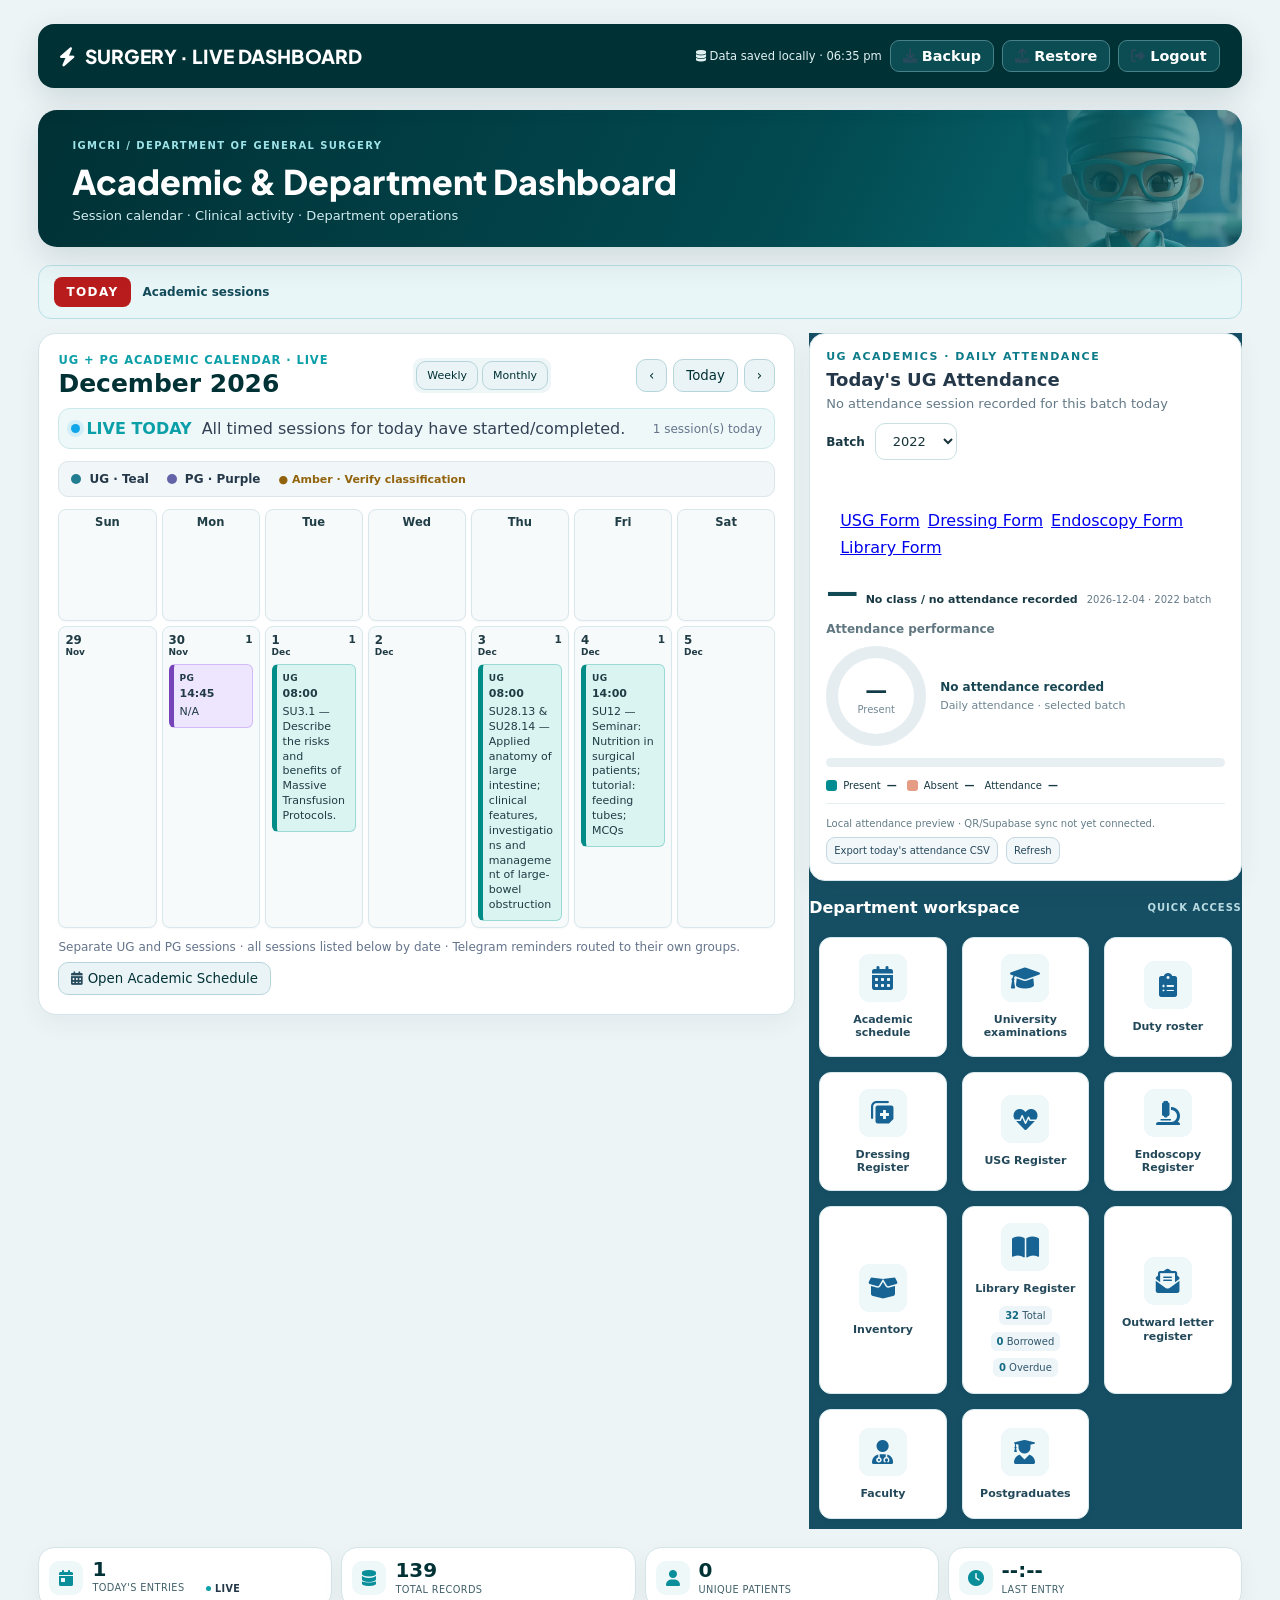
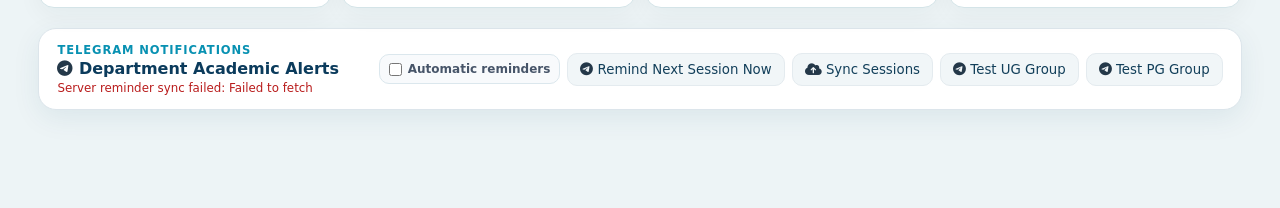
<file: index.html>
<!DOCTYPE html>
<html lang="en">
<head>
    <meta charset="UTF-8">
    <meta name="viewport" content="width=device-width, initial-scale=1.0">
    <title>Department of General Surgery | IGMC &amp; RI, Puducherry</title>
    <meta name="description" content="Department of General Surgery, IGMC & RI Puducherry — academic calendar, clinical registers, teaching and departmental resources.">
    <!-- Font Awesome 6 (free) -->
    <link rel="stylesheet" href="https://cdnjs.cloudflare.com/ajax/libs/font-awesome/6.0.0-beta3/css/all.min.css">
    <style>
        * {
            margin: 0;
            padding: 0;
            box-sizing: border-box;
            font-family: 'Segoe UI', Roboto, system-ui, sans-serif;
        }

        body {
            background: #f1f5f9;
            min-height: 100vh;
            display: flex;
            align-items: center;
            justify-content: center;
        }

        /* ---------- LOGIN ---------- */
        #loginPage {
            width: 100%;
            max-width: 420px;
            padding: 20px;
        }

        .login-card {
            background: white;
            border-radius: 28px;
            padding: 40px 30px;
            box-shadow: 0 20px 40px rgba(0,0,0,0.08);
            text-align: center;
        }

        .login-card .institute {
            font-size: 1.1rem;
            font-weight: 500;
            color: #1e4a6b;
            letter-spacing: 0.3px;
        }

        .login-card h2 {
            color: #0b3b5c;
            font-weight: 600;
            font-size: 1.4rem;
            margin: 6px 0 4px;
        }

        .login-card .sub {
            color: #2c6b8f;
            font-weight: 400;
            font-size: 0.9rem;
            margin-bottom: 28px;
            border-bottom: 2px solid #e2e8f0;
            padding-bottom: 14px;
        }

        .input-group {
            margin-bottom: 18px;
            text-align: left;
        }

        .input-group label {
            display: block;
            font-size: 0.8rem;
            font-weight: 600;
            color: #334155;
            margin-bottom: 5px;
            letter-spacing: 0.5px;
        }

        .input-group input {
            width: 100%;
            padding: 12px 16px;
            border: 1.5px solid #d1d9e6;
            border-radius: 14px;
            font-size: 0.95rem;
            transition: 0.2s;
            background: #fafcff;
        }

        .input-group input:focus {
            outline: none;
            border-color: #1e6f9f;
            box-shadow: 0 0 0 3px rgba(30, 111, 159, 0.12);
        }

        .login-btn {
            width: 100%;
            padding: 13px;
            background: #0b3b5c;
            color: white;
            border: none;
            border-radius: 40px;
            font-size: 1rem;
            font-weight: 600;
            cursor: pointer;
            transition: 0.2s;
            margin-top: 6px;
        }

        .login-btn:hover {
            background: #134b70;
            transform: scale(1.01);
        }

        .forgot {
            display: block;
            margin-top: 16px;
            font-size: 0.8rem;
            color: #4a6f8a;
            text-decoration: none;
        }

        .forgot:hover {
            text-decoration: underline;
        }

        /* ---------- DASHBOARD ---------- */
        #dashboardPage {
            display: none;
            width: 100%;
            max-width: 1360px;
            padding: 24px;
            margin: 0 auto;
        }

        .dash-header {
            display: flex;
            justify-content: space-between;
            align-items: center;
            background: white;
            padding: 14px 28px;
            border-radius: 40px;
            box-shadow: 0 4px 12px rgba(0,0,0,0.02);
            margin-bottom: 32px;
            flex-wrap: wrap;
        }

        .dash-header h1 {
            font-size: 1.4rem;
            font-weight: 600;
            color: #0b3b5c;
        }

        .dash-header h1 i {
            color: #1e6f9f;
            margin-right: 10px;
        }

        .dash-header .logout-btn {
            background: #eef2f6;
            border: none;
            padding: 8px 22px;
            border-radius: 40px;
            font-weight: 600;
            color: #1e293b;
            cursor: pointer;
            transition: 0.2s;
            font-size: 0.9rem;
        }

        .dash-header .logout-btn:hover {
            background: #d1d9e6;
        }

        /* Live Stats Bar */
        .live-stats {
            display: grid;
            grid-template-columns: repeat(4, 1fr);
            gap: 16px;
            margin-bottom: 28px;
        }

        .stat-card {
            background: white;
            padding: 18px 16px;
            border-radius: 20px;
            box-shadow: 0 2px 8px rgba(0,0,0,0.04);
            border: 1px solid #eef2f6;
            text-align: center;
        }

        .stat-card .stat-number {
            font-size: 2.2rem;
            font-weight: 700;
            color: #0b3b5c;
        }

        .stat-card .stat-label {
            font-size: 0.75rem;
            color: #64748b;
            margin-top: 4px;
            text-transform: uppercase;
            letter-spacing: 0.5px;
        }

        .stat-card .stat-icon {
            font-size: 1.6rem;
            color: #1e6f9f;
            margin-bottom: 6px;
        }

        .stat-card.today {
            border-left: 4px solid #0b5c3b;
        }

        .stat-card.total {
            border-left: 4px solid #1e6f9f;
        }

        @media (max-width: 700px) {
            .live-stats {
                grid-template-columns: repeat(2, 1fr);
            }
        }

        /* grid – 3 columns on large, 2 on medium, 1 on small */
        .grid {
            display: grid;
            grid-template-columns: repeat(3, 1fr);
            gap: 24px;
        }

        @media (max-width: 900px) {
            .grid {
                grid-template-columns: repeat(2, 1fr);
            }
        }

        @media (max-width: 550px) {
            .grid {
                grid-template-columns: 1fr;
            }
        }

        .card {
            background: white;
            padding: 28px 12px 20px;
            border-radius: 30px;
            box-shadow: 0 8px 20px rgba(0,0,0,0.02);
            transition: 0.2s ease;
            text-align: center;
            border: 1px solid #eef2f6;
            cursor: pointer;
            display: flex;
            flex-direction: column;
            align-items: center;
        }

        .card:hover {
            transform: translateY(-6px);
            box-shadow: 0 18px 36px rgba(11, 59, 92, 0.06);
            border-color: #cbdae9;
        }

        .card i {
            font-size: 2.2rem;
            color: #1e6f9f;
            margin-bottom: 12px;
            background: #e8f0fe;
            padding: 14px;
            border-radius: 30px;
            width: 68px;
            height: 68px;
            display: flex;
            align-items: center;
            justify-content: center;
        }

        .card h3 {
            font-size: 0.95rem;
            font-weight: 600;
            color: #0b2a40;
            margin-bottom: 4px;
        }

        .card p {
            font-size: 0.7rem;
            color: #64748b;
            letter-spacing: 0.2px;
        }

        /* ---------- MODAL ---------- */
        .modal-overlay {
            position: fixed;
            top: 0;
            left: 0;
            width: 100%;
            height: 100%;
            background: rgba(0,0,0,0.3);
            backdrop-filter: blur(4px);
            display: none;
            align-items: center;
            justify-content: center;
            z-index: 999;
            padding: 20px;
        }

        .modal {
            background: white;
            max-width: 1100px;
            width: 100%;
            border-radius: 32px;
            padding: 32px 30px 28px;
            box-shadow: 0 30px 60px rgba(0,0,0,0.15);
            animation: fadeUp 0.2s ease;
            max-height: 85vh;
            overflow-y: auto;
        }

        @keyframes fadeUp {
            0% { opacity: 0; transform: scale(0.96) translateY(16px); }
            100% { opacity: 1; transform: scale(1) translateY(0); }
        }

        .modal h2 {
            font-size: 1.4rem;
            font-weight: 600;
            color: #0b3b5c;
            margin-bottom: 4px;
            display: flex;
            align-items: center;
            gap: 10px;
        }

        .modal .close-btn {
            float: right;
            background: none;
            border: none;
            font-size: 1.8rem;
            line-height: 1;
            cursor: pointer;
            color: #94a3b8;
            transition: 0.2s;
        }

        .modal .close-btn:hover {
            color: #1e293b;
        }

        .modal hr {
            margin: 16px 0 20px;
            border: 1px solid #edf2f7;        }

        .modal label {
            font-weight: 600;
            font-size: 0.8rem;
            color: #334155;
            display: block;
            margin-top: 14px;
            margin-bottom: 4px;
        }

        .modal input, .modal textarea, .modal select {
            width: 100%;
            padding: 10px 14px;
            border: 1.5px solid #d1d9e6;
            border-radius: 14px;
            font-size: 0.9rem;
            background: #fafcff;
            transition: 0.2s;
        }

        .modal input:focus, .modal textarea:focus, .modal select:focus {
            outline: none;
            border-color: #1e6f9f;
            box-shadow: 0 0 0 3px rgba(30, 111, 159, 0.08);
        }

        .modal .btn-primary {
            background: #0b3b5c;
            color: white;
            border: none;
            padding: 12px 22px;
            border-radius: 40px;
            font-weight: 600;
            cursor: pointer;
            margin-top: 18px;
            transition: 0.2s;
            width: 100%;
        }

        .modal .btn-primary:hover {
            background: #134b70;
        }

        .modal .btn-secondary {
            background: #e8f0fe;
            color: #0b3b5c;
            border: none;
            padding: 10px 18px;
            border-radius: 40px;
            font-weight: 600;
            cursor: pointer;
            margin-top: 10px;
            transition: 0.2s;
            width: 100%;
        }

        .modal .btn-secondary:hover {
            background: #d1e0f5;
        }

        .modal .btn-success {
            background: #0b5c3b;
            color: white;
            border: none;
            padding: 10px 18px;
            border-radius: 40px;
            font-weight: 600;
            cursor: pointer;
            margin-top: 10px;
            transition: 0.2s;
        }

        .modal .btn-success:hover {
            background: #0f7048;
        }

        .btn-group {
            display: flex;
            gap: 12px;
            flex-wrap: wrap;
            margin-top: 16px;
        }

        .btn-group .btn-success, .btn-group .btn-secondary {
            flex: 1;
            min-width: 120px;
            margin-top: 0;
        }

        .list-item {
            background: #f8fafc;
            padding: 12px 16px;
            border-radius: 16px;
            margin-top: 12px;
            border-left: 4px solid #1e6f9f;
            font-size: 0.9rem;
            display: flex;
            justify-content: space-between;
            align-items: center;
        }

        .list-item .del {
            color: #b91c1c;
            cursor: pointer;
            font-weight: 600;
            background: none;
            border: none;
            font-size: 0.85rem;
        }

        .list-item .del:hover {
            text-decoration: underline;
        }

        .flex-row {
            display: flex;
            gap: 12px;
            flex-wrap: wrap;
        }

        .flex-row input, .flex-row select {
            flex: 1;
            min-width: 120px;
        }

        .table-wrapper {
            overflow-x: auto;
            margin-top: 16px;
        }

        .mini-table {
            width: 100%;
            border-collapse: collapse;
            font-size: 0.8rem;
        }

        .mini-table th {
            background: #e8f0fe;
            color: #0b3b5c;
            padding: 8px 10px;
            text-align: left;
            border: 1px solid #d1d9e6;
            font-weight: 600;
            white-space: nowrap;
        }

        .mini-table td {
            padding: 8px 10px;
            border: 1px solid #d1d9e6;
            vertical-align: middle;
        }

        .mini-table .del-cell {
            text-align: center;
        }

        .mini-table .today-row {
            background: #f0fdf4;
        }

        .mini-table .today-row td {
            border-color: #86efac;
        }

        .sub-tab {
            display: flex;
            gap: 12px;
            margin-bottom: 16px;
            flex-wrap: wrap;
        }

        .sub-tab button {
            background: #eef2f6;
            border: none;
            padding: 8px 20px;
            border-radius: 40px;
            font-weight: 600;
            color: #1e293b;
            cursor: pointer;
            transition: 0.2s;
            font-size: 0.85rem;
        }

        .sub-tab button.active {
            background: #0b3b5c;
            color: white;
        }

        .sub-tab button:hover {
            background: #d1d9e6;
        }

        .sub-tab button.active:hover {
            background: #134b70;
        }

        .tab-content {
            display: none;
        }

        .tab-content.active {
            display: block;
        }

        .monthly-grid {
            display: grid;
            grid-template-columns: repeat(7, 1fr);
            gap: 6px;
            margin-top: 12px;
        }

        .monthly-grid .day-header {
            font-weight: 600;
            color: #0b3b5c;
            text-align: center;
            font-size: 0.75rem;
            padding: 4px;
        }

        .monthly-grid .day-cell {
            background: #f8fafc;
            border-radius: 10px;
            padding: 8px 4px;
            text-align: center;
            font-size: 0.8rem;
            min-height: 50px;
            border: 1px solid #eef2f6;
        }

        .monthly-grid .day-cell .date {
            font-weight: 600;
            color: #0b3b5c;
        }

        .monthly-grid .day-cell .event {
            font-size: 0.6rem;
            color: #1e6f9f;
            background: #e8f0fe;
            border-radius: 8px;
            padding: 2px 6px;
            margin-top: 3px;
            display: inline-block;
        }

        .duty-form-grid, .us-form-grid {
            display: grid;
            grid-template-columns: 1fr 1fr;
            gap: 12px;
        }

        .live-badge {
            background: #dc2626;
            color: white;
            font-size: 0.6rem;
            padding: 2px 10px;
            border-radius: 40px;
            animation: pulse 2s infinite;
            display: inline-block;
            margin-left: 8px;
        }

        @keyframes pulse {
            0% { opacity: 1; }
            50% { opacity: 0.5; }
            100% { opacity: 1; }
        }

        @media (max-width: 600px) {
            .duty-form-grid, .us-form-grid {
                grid-template-columns: 1fr;
            }
        }

        @media (max-width: 500px) {
            .modal { padding: 22px 16px; }
            .monthly-grid { grid-template-columns: repeat(7, 1fr); gap: 4px; }
            .monthly-grid .day-cell { min-height: 40px; padding: 4px 2px; font-size: 0.7rem; }
        }
    
        /* ---------- CALM CYAN-BLUE DAILY-USE THEME ---------- */
        :root {
            --primary: #197f8c;
            --primary-dark: #155e68;
            --primary-soft: #e8f6f7;
            --primary-pale: #f4fbfb;
            --border-cyan: #c9e4e7;
            --text-dark: #18343a;
            --text-muted: #61777c;
            --surface: #ffffff;
            --page: #f4f8f9;
        }

        body {
            background: var(--page) !important;
            color: var(--text-dark);
        }

        .sidebar, .side-nav, .navigation, aside {
            background: #164e63 !important;
        }

        .sidebar a, .side-nav a, .navigation a, aside a {
            background: transparent !important;
            border-color: rgba(255,255,255,.10) !important;
        }

        .sidebar a:hover, .side-nav a:hover, .navigation a:hover, aside a:hover,
        .sidebar a.active, .side-nav a.active, .navigation a.active, aside a.active {
            background: #237d88 !important;
        }

        button, .btn, input[type="button"], input[type="submit"] {
            background: var(--primary);
            border-color: var(--primary);
            box-shadow: none !important;
        }

        button:hover, .btn:hover, input[type="button"]:hover, input[type="submit"]:hover {
            background: var(--primary-dark);
            border-color: var(--primary-dark);
        }

        .card, .panel, .module-card, .dashboard-card, .section-card,
        .login-card, .stat-card, .table-card {
            border-color: var(--border-cyan) !important;
            box-shadow: 0 3px 12px rgba(22,78,99,.07) !important;
        }

        input, select, textarea {
            border-color: #cbdfe2 !important;
            background: #fff !important;
            color: var(--text-dark) !important;
        }

        input:focus, select:focus, textarea:focus {
            border-color: var(--primary) !important;
            box-shadow: 0 0 0 3px rgba(25,127,140,.10) !important;
            outline: none;
        }

        table thead th, .table thead th {
            background: #dff1f3 !important;
            color: #155e68 !important;
            border-color: #c5e2e5 !important;
        }

        table tbody tr:hover {
            background: #f4fbfb !important;
        }
        .badge, .status-badge {
            box-shadow: none !important;
        }

        .quick-action, .quick-actions button {
            background: #f8fcfc !important;
            border-color: var(--border-cyan) !important;
            color: var(--text-dark) !important;
        }

        .quick-action:hover, .quick-actions button:hover {
            background: var(--primary-soft) !important;
        }

        h1, h2, h3, h4, .section-title, .module-title {
            color: #155e68;
        }

        .text-primary, .primary, .link-primary {
            color: var(--primary) !important;
        }

        .header, header {
            background: rgba(255,255,255,.98) !important;
            border-bottom-color: var(--border-cyan) !important;
        }

        /* Reduce visual noise for routine departmental use */
        .shadow, .shadow-sm, .shadow-lg {
            box-shadow: 0 3px 12px rgba(22,78,99,.07) !important;
        }

        .tile, .module-tile {
            transition: background .15s ease, border-color .15s ease !important;
        }

        .tile:hover, .module-tile:hover {
            transform: none !important;
            border-color: #9fcdd2 !important;
        }

    
/* Accessibility and visual consistency patch: institutional navy/teal, high-contrast calendar */
:root { --brand-navy:#172B4D; --brand-teal:#0F766E; --brand-white:#FFFFFF; --brand-soft:#F5F7FA; --brand-text:#263238; --brand-muted:#5B6777; --brand-border:#DCE3EA; }
body { color:#263238 !important; background:#F3F6F9 !important; }
header, .topbar, .app-header { background:#FFFFFF !important; color:#172B4D !important; }
header *, .topbar *, .app-header * { color:inherit; }
.dashboard-calendar-grid > div, .monthly-grid .day-cell, .calendar-grid .day-cell {
  background:#FFFFFF !important; color:#263238 !important; border:1px solid #DCE3EA !important;
  border-radius:9px !important; box-shadow:0 1px 2px rgba(23,43,77,.04);
}
.dashboard-calendar-grid > div *,.monthly-grid .day-cell *,.calendar-grid .day-cell * {
  color:#263238 !important; text-shadow:none !important;
}
.dashboard-calendar-grid > div:has(.session), .dashboard-calendar-grid > div:has(.event),
.monthly-grid .day-cell.has-event, .calendar-grid .day-cell.has-event {
  background:#EAF5F4 !important; border-color:#0F766E !important;
}
#dashboardAcademicCalendar [style*="background:#f0fbff"],
#dashboardAcademicCalendar [style*="background: #f0fbff"],
#dashboardAcademicCalendar [style*="background:#EEF8F9"] {
  background:#EAF5F4 !important; color:#263238 !important; border-color:#B7DCD7 !important;
}
#dashboardAcademicCalendar [style*="background:#fff4b8"],
#dashboardAcademicCalendar [style*="background: #fff4b8"] {
  background:#FFF7D6 !important; color:#263238 !important;
}
#dashboardAcademicCalendar [style*="color:#ffe45e"],
#dashboardAcademicCalendar [style*="color: #ffe45e"],
#dashboardAcademicCalendar [style*="color:var(--galaxy-gold)"] { color:#263238 !important; }
#dashboardAcademicCalendar button { background:#FFFFFF !important; color:#172B4D !important; border:1px solid #CBD5E1 !important; }
#dashboardAcademicCalendar h2 { color:#172B4D !important; }
#dashboardAcademicCalendar .session, #dashboardAcademicCalendar .event {
  background:#DCEFEA !important; color:#17443F !important; border:1px solid #B7DCD7 !important;
}
#dashboardAcademicCalendar .session *, #dashboardAcademicCalendar .event * { color:#17443F !important; }
.stat-card, .stat-tile, .dashboard-stat { background:#FFFFFF !important; color:#172B4D !important; }
.stat-card *, .stat-tile *, .dashboard-stat * { text-shadow:none !important; }
.dashboard-card, .panel, .section-card { color:#263238; }
.dashboard-card h1,.dashboard-card h2,.dashboard-card h3,.panel h1,.panel h2,.panel h3,.section-card h1,.section-card h2,.section-card h3 { color:#172B4D; }
button:focus-visible, a:focus-visible, input:focus-visible, select:focus-visible { outline:3px solid #0F766E !important; outline-offset:2px; }
@media (max-width:760px) {
  .dashboard-calendar-grid { grid-template-columns:repeat(7,minmax(0,1fr)) !important; gap:3px !important; }
  .dashboard-calendar-grid > div { min-width:0 !important; overflow-wrap:anywhere; font-size:.72rem; }
}

</style>

<style>
@media(max-width:900px){.us-form-grid{grid-template-columns:1fr!important}.mini-table{font-size:11px}.table-wrapper{overflow-x:auto}.modal{max-width:98vw!important}.modal-body{overflow-x:auto}}
</style>
<style>

/* =========================================================
   MODERN DEPARTMENT APP UI — INSPIRED BY THE UPLOADED MOBILE
   REFERENCE: compact cards, clear hierarchy, minimal colour.
   FUNCTIONALITY/JS/IDs ARE UNCHANGED.
   Palette: Navy + Teal + White/neutral surfaces.
   ========================================================= */
:root{
  --ds-navy:#123F5A;
  --ds-teal:#0B9FA8;
  --ds-white:#FFFFFF;
  --ds-bg:#F5F8FA;
  --ds-line:#E4EBEF;
  --ds-text:#183247;
  --ds-muted:#6B7C88;
  --ds-shadow:0 8px 24px rgba(18,63,90,.08);
}
html{background:var(--ds-bg)}
body{background:var(--ds-bg);color:var(--ds-text);align-items:flex-start;padding:0}

#loginPage{max-width:430px;padding:28px 18px}
.login-card{border:1px solid var(--ds-line);border-radius:24px;padding:30px 24px;box-shadow:var(--ds-shadow)}
.login-card .institute,.login-card h2{color:var(--ds-navy)}
.login-card .sub{color:var(--ds-teal);border-bottom-color:var(--ds-line)}
.input-group input{border-color:var(--ds-line);background:#fff;border-radius:12px}
.input-group input:focus{border-color:var(--ds-teal);box-shadow:0 0 0 3px rgba(11,159,168,.10)}
.login-btn{background:var(--ds-navy);border-radius:12px}
.login-btn:hover{background:var(--ds-navy);transform:translateY(-1px)}
.forgot{color:var(--ds-teal)}

#dashboardPage{max-width:1240px;padding:18px 18px 42px}
.dash-header{position:sticky;top:10px;z-index:20;padding:12px 16px;margin-bottom:14px;border:1px solid var(--ds-line);border-radius:18px;box-shadow:var(--ds-shadow)}
.dash-header h1{font-size:1.02rem;color:var(--ds-navy);letter-spacing:.01em}
.dash-header h1 i{color:var(--ds-teal);margin-right:7px}
.dash-header .logout-btn{background:#F4F7F8;color:var(--ds-navy);border:1px solid var(--ds-line);padding:7px 12px;border-radius:10px}
.dash-header .logout-btn:hover{background:#fff}
#storageStatus{color:var(--ds-muted)!important}

.live-stats{grid-template-columns:repeat(4,minmax(0,1fr));gap:9px;margin-bottom:12px}
.stat-card{padding:11px 10px;border-radius:15px;border:1px solid var(--ds-line);box-shadow:none;text-align:left;display:grid;grid-template-columns:34px 1fr;grid-template-rows:auto auto;column-gap:9px;align-items:center}
.stat-card .stat-icon{grid-row:1 / span 2;font-size:1rem;color:var(--ds-teal);background:#EEF8F9;width:34px;height:34px;border-radius:10px;display:flex;align-items:center;justify-content:center;margin:0}
.stat-card .stat-number{font-size:1.25rem;color:var(--ds-navy);line-height:1}
.stat-card .stat-label{font-size:.61rem;color:var(--ds-muted);margin-top:2px;letter-spacing:.04em}
.stat-card.today,.stat-card.total{border-left:1px solid var(--ds-line)}
.live-badge{display:inline-flex;align-items:center;gap:4px;color:var(--ds-teal);font-weight:800}
.live-badge:before{content:'';width:5px;height:5px;border-radius:50%;background:var(--ds-teal);animation:dsPulse 1.6s infinite}
@keyframes dsPulse{0%,100%{opacity:1;box-shadow:0 0 0 0 rgba(11,159,168,.28)}50%{opacity:.55;box-shadow:0 0 0 5px rgba(11,159,168,0)}}

#academicCalendarPanel{margin:0 0 12px!important;background:#fff!important;border:1px solid var(--ds-line)!important;border-radius:18px!important;box-shadow:var(--ds-shadow)!important;padding:14px!important}
#dashboardAcademicCalendar h2{color:var(--ds-navy)!important}
#dashboardAcademicCalendar button,.btn-secondary{background:#F1F6F8!important;color:var(--ds-navy)!important;border:1px solid var(--ds-line)!important;border-radius:10px!important;padding:8px 12px!important}
#dashboardAcademicCalendar button:hover,.btn-secondary:hover{background:#fff!important;border-color:var(--ds-teal)!important}
#dashboardAcademicCalendar [style*="background:#f0fbff"],#dashboardAcademicCalendar [style*="background: #f0fbff"]{background:#EEF8F9!important;border-color:#CBE8EA!important}
#dashboardAcademicCalendar [style*="color:#0891b2"],#dashboardAcademicCalendar [style*="color:#0b7285"],#dashboardAcademicCalendar [style*="color:#0e7490"]{color:var(--ds-teal)!important}
.dashboard-calendar-grid>div{border-radius:9px!important}

.grid{grid-template-columns:repeat(4,minmax(0,1fr));gap:10px}
.card{min-height:132px;padding:17px 12px 14px;border-radius:17px;border:1px solid var(--ds-line);box-shadow:0 4px 14px rgba(18,63,90,.045);background:#fff;transition:transform .18s ease,box-shadow .18s ease,border-color .18s ease}
.card:hover{transform:translateY(-3px);box-shadow:0 12px 24px rgba(18,63,90,.10);border-color:#C9DDE3}
.card i{font-size:1.35rem;color:var(--ds-navy);background:#EEF8F9;padding:10px;border-radius:12px;width:48px;height:48px;margin-bottom:10px}
.card h3{font-size:.78rem;color:var(--ds-navy);margin-bottom:3px}
.card p{font-size:.62rem;color:var(--ds-muted);line-height:1.35}

.modal-overlay{background:rgba(18,63,90,.25);backdrop-filter:blur(5px);padding:12px}
.modal{max-width:1060px;border-radius:20px;padding:20px;box-shadow:0 24px 60px rgba(18,63,90,.18);border:1px solid var(--ds-line)}
.modal h2{font-size:1.15rem;color:var(--ds-navy)}
.modal .close-btn{font-size:1.5rem;color:var(--ds-muted)}
.modal hr{border-color:var(--ds-line);margin:12px 0 15px}
.modal label{color:var(--ds-text)}
.modal input,.modal textarea,.modal select{border-color:var(--ds-line);background:#fff;border-radius:10px}
.modal input:focus,.modal textarea:focus,.modal select:focus{border-color:var(--ds-teal);box-shadow:0 0 0 3px rgba(11,159,168,.09)}
.modal .btn-primary{background:var(--ds-navy);border-radius:10px}
.modal .btn-primary:hover{background:var(--ds-navy)}
.modal .btn-success{background:var(--ds-teal);border-radius:10px}
.modal .btn-success:hover{background:var(--ds-teal)}
.modal .btn-secondary{border-radius:10px}
.list-item{background:#F7FAFB;border-left-color:var(--ds-teal);border-radius:11px;padding:10px 12px}

/* Keep dense clinical tables readable */
.table-wrapper{border:1px solid var(--ds-line);border-radius:12px}
table th{background:#EEF8F9!important;color:var(--ds-navy)!important}
table td,table th{border-color:var(--ds-line)!important}

@media(max-width:1050px){
  .grid{grid-template-columns:repeat(3,minmax(0,1fr))}
}
@media(max-width:760px){
  #dashboardPage{padding:10px 10px 30px}
  .dash-header{position:relative;top:auto;border-radius:15px;padding:11px 12px}
  .dash-header h1{font-size:.88rem}
  .live-stats{grid-template-columns:repeat(2,minmax(0,1fr))}
  .grid{grid-template-columns:repeat(2,minmax(0,1fr));gap:8px}
  .card{min-height:116px;padding:14px 9px 12px;border-radius:14px}
  .card i{width:42px;height:42px;font-size:1.15rem;margin-bottom:8px}
  .card h3{font-size:.72rem}
  #academicCalendarPanel{padding:10px!important;border-radius:15px!important}
  .dashboard-calendar-grid{gap:3px!important}
  .dashboard-calendar-grid>div{min-height:64px!important;padding:4px!important}
}
@media(max-width:430px){
  .dash-header>div:last-child{width:100%;justify-content:flex-start!important;margin-top:5px}
  .dash-header .logout-btn{font-size:.66rem;padding:6px 8px}
  .stat-card{grid-template-columns:28px 1fr;padding:9px}
  .stat-card .stat-icon{width:28px;height:28px;font-size:.8rem}
  .stat-card .stat-number{font-size:1.05rem}
  .stat-card .stat-label{font-size:.56rem}
  .card p{font-size:.58rem}
}

</style>









<!-- IGMCRI CINEMATIC INSTITUTIONAL DESIGN LAYER -->


















<style id="designed-from-scratch-2026">
@import url('https://fonts.googleapis.com/css2?family=DM+Sans:wght@400;500;600;700;800&family=Plus+Jakarta+Sans:wght@400;500;600;700;800&display=swap');
:root{color-scheme:light;--bg:#f4f7f9;--card:#ffffff;--text:#243849;--muted:#526879;--stroke:#dce5eb;--blue:#336783;--tint:#edf5f7}
*{box-sizing:border-box}
html{scroll-behavior:smooth}
body{display:block!important;min-height:100vh;background:var(--bg)!important;color:var(--text)!important;font-family:'DM Sans',sans-serif!important}
#loginPage{width:100%;max-width:none;min-height:100vh;padding:32px;display:flex;align-items:center;justify-content:center;background:radial-gradient(circle at 80% 15%,#dceef2,transparent 42%),#f4f7f9}
#loginPage .login-card{width:min(440px,100%);background:#fff;border:1px solid var(--stroke);border-radius:24px;padding:42px;box-shadow:0 20px 55px #3c617a1a;text-align:left}
#loginPage .institute{font-size:14px;color:var(--blue);font-weight:800}
#loginPage h2{font:800 28px/1.22 'Plus Jakarta Sans',sans-serif;color:var(--text);margin:20px 0 12px}
#loginPage .sub{color:var(--muted);font-size:14px;border-color:var(--stroke)}
#loginPage label{color:var(--text);font-weight:700}
#loginPage input{background:#f9fbfc;color:var(--text);border:1px solid #b6c8d4;border-radius:10px}
#loginPage .login-btn{background:#336783;color:#fff;border-radius:10px}
#loginPage .forgot{color:var(--blue)}
#dashboardPage{display:none;width:100%;max-width:1580px;padding:24px clamp(14px,3vw,48px) 80px;margin:0 auto;background:var(--bg);color:var(--text)}
body.surgery-logged-in #loginPage{display:none!important}
body.surgery-logged-in #dashboardPage{display:block!important}
#dashboardPage .dash-header{background:#fff;border:1px solid var(--stroke);border-radius:16px;box-shadow:0 4px 18px #31556c0b;padding:16px 22px;margin-bottom:22px}
#dashboardPage .dash-header h1{color:var(--text);font:800 clamp(15px,1.5vw,21px) 'Plus Jakarta Sans',sans-serif}
#dashboardPage .dash-header i{color:var(--blue)}
#departmentHero{display:flex;position:relative;isolation:isolate;min-height:480px;overflow:hidden;border-radius:25px;border:1px solid #d4e2e9;background:linear-gradient(112deg,#fff 0%,#f5fafb 58%,#d9eaf0 100%);box-shadow:0 12px 32px #31556c13;padding:clamp(30px,5vw,72px);margin:0 0 24px}
#departmentHero .hero-content{position:relative;z-index:2;width:66%;max-width:790px}
#departmentHero .hero-kicker{display:flex;align-items:center;gap:10px;flex-wrap:wrap;color:#376a80;font-size:11px;font-weight:800;letter-spacing:.11em}
#departmentHero .hero-dot{width:9px;height:9px;border-radius:50%;background:#438b87}
#departmentHero .hero-kicker-sep{color:#94abb8}
#departmentHero h2{font:800 clamp(43px,5vw,79px)/1.12 'Plus Jakarta Sans',sans-serif;letter-spacing:-.065em;color:#233c4d;margin:40px 0 22px}
#departmentHero h2 em{font-style:normal;color:#427f91}
#departmentHero p{max-width:565px;color:#4a6373;font:500 clamp(14px,1.1vw,17px)/1.75 'DM Sans',sans-serif}
#departmentHero .hero-actions{display:flex;gap:12px;flex-wrap:wrap;margin-top:30px}
#departmentHero .hero-link{display:inline-flex;align-items:center;gap:10px;border-radius:11px;text-decoration:none;font-size:13px;font-weight:800;padding:15px 19px;transition:transform .2s}
#departmentHero .hero-link:hover{transform:translateY(-2px)}
#departmentHero .hero-primary{background:#326782;color:#fff;border:1px solid #326782}
#departmentHero .hero-secondary{background:#fff;color:#27495e;border:1px solid #b9d0dc}
#departmentHero .hero-footer{display:flex;gap:20px;flex-wrap:wrap;margin-top:48px;color:#5a7180;font-size:11px;font-weight:700}
#departmentHero .hero-footer i{color:#397e88;margin-right:4px}
#departmentHero .hero-visual{position:absolute;right:0;top:0;bottom:0;width:42%;z-index:1;mask-image:linear-gradient(to right,transparent 0%,#000 35%);-webkit-mask-image:linear-gradient(to right,transparent 0%,#000 35%);opacity:.84}
#departmentHero .hero-visual img{width:100%;height:100%;object-fit:cover;object-position:center 27%;filter:saturate(.67) brightness(1.13)}
#dashboardPage .workspace-heading{display:flex;align-items:end;justify-content:space-between;margin:32px 0 16px}
#dashboardPage .workspace-heading h2{font:800 25px 'Plus Jakarta Sans',sans-serif;color:var(--text);margin:5px 0}
#dashboardPage .workspace-heading p{color:var(--muted);font-size:13px}
#dashboardPage .section-kicker{font-size:10px;letter-spacing:.15em;color:#437b91;font-weight:800}
#dashboardPage .grid{gap:14px}
#dashboardPage .grid>.card{background:#fff!important;color:var(--text)!important;border:1px solid var(--stroke)!important;border-radius:16px!important;box-shadow:0 4px 16px #31556c0c!important;text-align:left!important;min-height:156px;padding:23px!important;transition:transform .2s,box-shadow .2s}
#dashboardPage .grid>.card:hover{transform:translateY(-3px);box-shadow:0 12px 25px #31556c1b!important}
#dashboardPage .grid>.card i{color:#356a82!important;font-size:25px}
#dashboardPage .grid>.card h3{color:var(--text)!important;font:800 16px 'Plus Jakarta Sans',sans-serif!important;margin-top:15px}
#dashboardPage .grid>.card p{color:var(--muted)!important;font-size:12px!important}
#dashboardPage :is(.stat-card,.stat-box,.dashboard-stat,.stats-card,.calendar-panel,.dashboard-calendar-panel,.telegram-panel,.panel,.dashboard-section){background:#fff!important;color:var(--text)!important;border:1px solid var(--stroke)!important;border-radius:16px!important;box-shadow:0 4px 15px #31556c0a!important}
#dashboardPage :is(.stat-card,.stat-box,.dashboard-stat,.stats-card) :is(h1,h2,h3,h4,p,span,i,small){color:var(--text)!important;background:transparent!important}
#dashboardPage :is(.stat-card,.stat-box,.dashboard-stat,.stats-card) i{color:#356a82!important}
#dashboardPage :is(h1,h2,h3,h4){color:var(--text)}
#dashboardPage :is(button,.btn,.btn-secondary){background:#f2f7fa;color:#284a5d;border:1px solid #c5d7e0;border-radius:9px}
#dashboardPage :is(button,.btn,.btn-secondary) i{color:#284a5d}
#dashboardPage :is(button,.btn,.btn-secondary):hover{background:#e5f0f5}
#dashboardPage :is(input,textarea,select){background:#fff;color:var(--text);border:1px solid #bacbd6}
#dashboardPage :is(.calendar-day,.calendar-cell,.day-cell,.cal-day){background:#f8fbfd!important;color:var(--text)!important;border:1px solid var(--stroke)!important}
#dashboardAcademicCalendar{background:#fff!important;color:var(--text)!important}
#dashboardAcademicCalendar .dashboard-calendar-grid{gap:5px}
#dashboardAcademicCalendar .dashboard-calendar-grid>div{background:#f8fbfd!important;color:var(--text)!important;border:1px solid #dce5eb!important;border-radius:8px!important;min-height:120px;padding:7px}
#dashboardAcademicCalendar .dashboard-calendar-grid>div *{color:var(--text)!important;text-shadow:none!important}
#dashboardPage :is(.calendar-event,.event-pill,.calendar-session,.cal-event,.session-card,.upcoming-session,.session-item){background:#e7f0f5!important;color:var(--text)!important;border:1px solid #cbdce5!important;border-radius:7px!important}
#dashboardPage :is(.calendar-event,.event-pill,.calendar-session,.cal-event,.session-card,.upcoming-session,.session-item) *{color:var(--text)!important}
#dashboardPage :is(.live-banner,.live-ticker,.next-session,.session-ticker,.ticker){background:#eaf4f6!important;color:var(--text)!important}
#dashboardPage :is(.live-banner,.live-ticker,.next-session,.session-ticker,.ticker) *{color:var(--text)!important}
#dashboardPage :is(.telegram-panel,#telegramNotificationPanel){background:#fff!important;color:var(--text)!important;border-color:var(--stroke)!important}
#dashboardPage :is(.telegram-panel,#telegramNotificationPanel) :is(h2,h3,h4,p,span,small,i){color:var(--text)!important}
#dashboardPage .modal,#dashboardPage .modal-content,.modal-overlay .modal{background:#fff!important;color:var(--text)!important}
#dashboardPage table{background:#fff;color:var(--text)}
#dashboardPage :is(th,td){color:var(--text);border-color:var(--stroke)}
#dashboardPage .dash-header :is(span,small){color:var(--muted)!important}
@media(max-width:950px){#departmentHero .hero-content{width:82%}#departmentHero .hero-visual{opacity:.28;width:60%}#departmentHero h2{font-size:clamp(43px,7vw,70px)}}
@media(max-width:600px){#dashboardPage{padding:12px 12px 50px}#departmentHero{min-height:490px;padding:28px 20px}#departmentHero .hero-content{width:100%}#departmentHero .hero-visual{width:85%;opacity:.13}#departmentHero h2{font-size:43px;margin:40px 0 20px}#departmentHero .hero-footer{margin-top:25px;gap:10px}}
@media(prefers-reduced-motion:reduce){*{scroll-behavior:auto!important;transition:none!important;animation:none!important}}
</style>
<style id="launch-stability-fix">
html,body{background:#f4f7f9!important}
body:not(.surgery-logged-in) #loginPage{display:flex!important}
body:not(.surgery-logged-in) #dashboardPage{display:none!important}
body.surgery-logged-in #loginPage{display:none!important}
body.surgery-logged-in #dashboardPage{display:block!important}
#particleBackdrop{display:none!important}
</style><style id="ug-pg-readable-calendar">.academic-audience-legend{display:flex;gap:18px;flex-wrap:wrap;padding:10px 12px;margin-bottom:12px;background:#fff;border:1px solid #dbe5eb;border-radius:10px;color:#243849;font-weight:700;font-size:12px}.academic-audience-legend span{display:flex;align-items:center;gap:8px}.academic-audience-legend i{width:10px;height:10px;display:inline-block;border-radius:50%}.academic-audience-legend .ug-dot{background:#237d91}.academic-audience-legend .pg-dot{background:#6264a7}#dashboardAcademicCalendar .dashboard-calendar-grid>div{background:#f8fbfc!important;color:#243849!important;border:1px solid #d8e4eb!important}#dashboardAcademicCalendar .dashboard-calendar-grid>div *{color:#243849!important;text-shadow:none!important}</style><style id="academic-batch-month-design">
.academic-overview{font-family:'DM Sans',Arial,sans-serif;color:#243849}
.academic-overview-intro{display:flex;align-items:center;justify-content:space-between;gap:16px;background:#edf5f8;border:1px solid #d4e5ec;border-radius:15px;padding:18px 22px;margin:12px 0 16px}
.academic-overview-intro h3{font-size:22px!important;color:#213d50!important;margin:0 0 6px}
.academic-overview-intro p{color:#4b6575!important;font-size:13px;line-height:1.5}
.academic-overview-total{font-size:27px;font-weight:800;color:#326782;white-space:nowrap}
.academic-overview-total small{display:block;color:#4d697a;font-size:11px;font-weight:600}
.academic-filter-bar{display:grid;grid-template-columns:1fr 1fr 1fr 1.4fr;gap:12px;margin-bottom:14px}
.academic-filter-bar label{font-size:12px;font-weight:800;color:#345164}
.academic-filter-bar select,.academic-filter-bar input{display:block;width:100%;padding:11px;border-radius:9px;border:1px solid #c7d9e3!important;background:#fff!important;color:#233c4d!important;margin-top:6px;font-size:13px}
.academic-toolbar{display:flex;justify-content:space-between;gap:10px;flex-wrap:wrap;margin-bottom:16px}
.academic-toolbar>div{display:flex;gap:6px;flex-wrap:wrap}
.academic-toolbar button{background:#fff!important;border:1px solid #c6d9e3!important;color:#31556b!important;padding:10px 13px;border-radius:9px;font-weight:700;cursor:pointer}
.academic-toolbar button.active{background:#336783!important;color:#fff!important;border-color:#336783!important}
.academic-group{border:1px solid #d9e5ec;border-radius:12px;background:#fff;margin-bottom:12px;overflow:hidden}
.academic-group summary{display:flex;align-items:center;justify-content:space-between;gap:10px;cursor:pointer;padding:15px 18px;background:#f0f6f9;color:#263f51;list-style:none}
.academic-group summary::-webkit-details-marker{display:none}
.academic-group-label{display:flex;align-items:center;gap:12px;flex-wrap:wrap;font-size:13px}
.academic-group-count{font-size:12px;color:#526e80;white-space:nowrap}
.academic-chevron{font-size:18px;margin-left:8px}
.academic-group[open] .academic-chevron{display:inline-block;transform:rotate(180deg)}
.academic-table-scroll{overflow-x:auto;width:100%;background:#fff}
.academic-table{border-collapse:collapse;width:100%;min-width:890px;font-size:12px}
.academic-table th{background:#eaf1f5!important;color:#28475b!important;font-weight:800;text-align:left;padding:13px 11px;white-space:nowrap;border-bottom:1px solid #d1e0e8}
.academic-table td{color:#344f61!important;background:#fff!important;padding:12px 11px;border-bottom:1px solid #e5edf1;vertical-align:top;line-height:1.5}
.academic-table tr:nth-child(even) td{background:#f8fbfd!important}
.academic-table .academic-topic{font-weight:700;color:#223e52!important;min-width:175px}
.academic-tag{font-size:11px;font-weight:800;padding:4px 9px;border-radius:7px;display:inline-block}
.academic-tag.ug{background:#dff1f4;color:#14697b}
.academic-tag.pg{background:#e9e8fa;color:#494a90}
.academic-result-count{color:#526e80;font-size:12px;margin-bottom:8px}
.academic-empty{text-align:center;background:#fff;border:1px solid #dce7ed;border-radius:12px;padding:36px;color:#526e80}
@media(max-width:800px){.academic-filter-bar{grid-template-columns:1fr 1fr}.academic-overview-intro{padding:15px}}
@media(max-width:480px){.academic-filter-bar{grid-template-columns:1fr}.academic-overview-intro h3{font-size:18px!important}}
</style><style id="premium-calendar-first-dashboard">
:root{--premium-deep:#003135;--premium-mid:#024950;--premium-rust:#964734;--premium-teal:#0fa4af;--premium-ice:#af dde5}
#dashboardPage{background:#edf4f6!important}#dashboardPage .dash-header{background:#003135!important;border:0!important;color:#fff!important;box-shadow:0 10px 30px #00313524!important}
#dashboardPage .dash-header h1,#dashboardPage .dash-header h1 i{color:#fff!important}
#dashboardPage .dash-header .logout-btn{background:#0b4d52!important;color:#fff!important;border:1px solid #478188!important}
#dashboardPage .dash-header #storageStatus,#dashboardPage .dash-header #storageStatus i{color:#e1f1f2!important}
.premium-dashboard-heading{position:relative;display:flex;align-items:center;justify-content:space-between;overflow:hidden;min-height:128px;padding:24px 34px;border-radius:19px;margin:0 0 18px;background:linear-gradient(115deg,#003135 0%,#024950 62%,#0a7078 100%);box-shadow:0 12px 32px #00313521}
.premium-dashboard-heading>div:first-child{z-index:2;position:relative}
.premium-dashboard-heading .premium-eyebrow{font-size:10px;color:#9de3e8;letter-spacing:.14em;font-weight:800}
.premium-dashboard-heading h2{font:800 clamp(22px,2.8vw,34px)/1.15 'Plus Jakarta Sans',sans-serif!important;color:#fff!important;margin:9px 0 7px}
.premium-dashboard-heading p{color:#d2ecef;font-size:13px}
.premium-header-art{height:140px;width:220px;position:absolute;right:0;top:0;opacity:.45;mask-image:linear-gradient(90deg,transparent,#000 55%);-webkit-mask-image:linear-gradient(90deg,transparent,#000 55%)}
.premium-header-art img{height:100%;width:100%;object-fit:cover;object-position:center 25%;filter:saturate(.8)}
.premium-calendar-layout{display:grid;grid-template-columns:minmax(0,1.7fr) minmax(295px,.85fr);gap:16px;align-items:stretch;margin-bottom:18px}
#dashboardPage #academicCalendarPanel{margin:0!important;min-width:0;padding:19px!important;background:#fff!important;border:1px solid #d4e4e8!important;border-radius:18px!important;box-shadow:0 8px 25px #0031350e!important}
#dashboardPage #dashboardAcademicCalendar .dashboard-calendar-grid>div{min-height:96px!important;background:#f6fafb!important;border:1px solid #d8e7eb!important;color:#213e47!important}
#dashboardPage #dashboardAcademicCalendar .dashboard-calendar-grid>div *{color:#203b44!important}
#dashboardPage #dashboardAcademicCalendar h2{font-size:25px!important;color:#003135!important}
#dashboardPage #dashboardAcademicCalendar button{background:#eaf4f6!important;color:#003135!important;border:1px solid #b6d5db!important}
#dashboardPage #dashboardAcademicCalendar .academic-audience-legend{background:#f1f7f8!important}
.premium-upcoming-panel{display:flex;flex-direction:column;min-width:0;background:#fff;border:1px solid #d4e4e8;border-radius:18px;overflow:hidden;box-shadow:0 8px 25px #0031350e}
.premium-aside-top{padding:25px 23px 17px;background:#024950;color:#fff}
.premium-aside-top .premium-eyebrow{color:#a8e0e2;letter-spacing:.14em;font-size:10px;font-weight:800}
.premium-aside-top h3{font:800 24px 'Plus Jakarta Sans',sans-serif!important;color:#fff!important;margin:12px 0 5px}
.premium-aside-top p{font-size:12px;color:#d6eef0}
.premium-upcoming-filters{display:flex;gap:6px;padding:15px 18px 10px}
#dashboardPage .premium-upcoming-filters button{padding:9px 16px;border-radius:9px;background:#edf5f6!important;color:#22515a!important;border:1px solid #c5dee2!important;font-weight:800;font-size:12px}
#dashboardPage .premium-upcoming-filters button.active{background:#024950!important;color:#fff!important;border-color:#024950!important}
#premiumUpcomingList{padding:0 18px;flex:1;max-height:660px;overflow:auto}
.premium-session-row{display:flex;gap:12px;padding:15px 0;border-bottom:1px solid #e1ebee}
.premium-session-date{background:#e9f4f6;border-radius:10px;min-width:48px;height:53px;display:flex;align-items:center;justify-content:center;flex-direction:column;color:#024950}
.premium-session-date strong{font-size:18px}.premium-session-date small{font-size:10px;font-weight:700}
.premium-session-copy{min-width:0;flex:1}.premium-session-copy>strong{display:block;font-size:13px;line-height:1.4;color:#173f48;margin:6px 0}.premium-session-copy>small{display:block;color:#547078;font-size:11px;line-height:1.5}
.premium-session-meta{display:flex;gap:8px;align-items:center;font-size:11px;color:#47646d;font-weight:700}
.premium-audience{border-radius:6px;padding:4px 7px;font-size:10px;font-weight:800}.premium-audience.ug{background:#dff1f4;color:#086a78}.premium-audience.pg{background:#e9e8fa;color:#494a90}
.premium-empty{color:#56727b;font-size:13px;padding:18px 0}
#dashboardPage .premium-view-schedule{margin:18px;background:#0fa4af!important;color:#003135!important;border:0!important;border-radius:10px;padding:14px 16px;font-size:12px;font-weight:800}
#dashboardPage .live-stats{margin:0 0 20px!important}
#dashboardPage .live-stats .stat-card{background:#fff!important;color:#173e47!important;border:1px solid #d4e4e8!important;box-shadow:0 8px 24px #0031350b!important}
#dashboardPage .live-stats .stat-number{color:#003135!important}
#dashboardPage .live-stats .stat-label{color:#42616a!important}
#dashboardPage .live-stats .stat-icon i{color:#0a8f9a!important}
@media(max-width:1060px){.premium-calendar-layout{grid-template-columns:minmax(0,1fr)}#premiumUpcomingList{max-height:380px}}
@media(max-width:620px){.premium-dashboard-heading{padding:23px 17px}.premium-header-art{opacity:.17}.premium-calendar-layout{gap:12px}#dashboardPage #academicCalendarPanel{padding:10px!important}#dashboardPage #dashboardAcademicCalendar .dashboard-calendar-grid>div{min-height:73px!important;padding:3px!important}#dashboardPage #dashboardAcademicCalendar .dashboard-calendar-grid>div div{font-size:10px!important}#dashboardPage #dashboardAcademicCalendar .dashboard-calendar-grid>div div[title]{padding:2px!important;font-size:9px!important}}
</style><style id="ug-main-attendance-style">.ug-main-panel{margin:12px 0 20px;padding:22px;background:#fff;color:#183944;border:1px solid #d6e7eb;border-radius:18px;box-shadow:0 8px 25px #0031350e;font-family:inherit}.ug-main-top,.ug-main-actions,.ug-attendance-body,.ug-main-foot,.ug-chart-legend{display:flex;align-items:center;justify-content:space-between;gap:18px;flex-wrap:wrap}.ug-eyebrow{color:#0d7b89;font-size:11px;letter-spacing:1.5px;font-weight:800}.ug-main-top h2{font-size:23px;margin:6px 0;color:#183944}.ug-main-top p{font-size:13px;color:#637987;margin:0}.ug-main-actions{justify-content:flex-end;gap:10px}.ug-main-actions label{font-weight:700;font-size:12px}.ug-main-actions select,.ug-main-actions a,.ug-main-foot button{border:1px solid #c9e0e5;background:#f2f9fa;color:#155765;padding:9px 13px;border-radius:10px;font-size:13px;text-decoration:none;cursor:pointer}.ug-attendance-body{align-items:center;margin-top:22px;flex-wrap:nowrap}.ug-tally{min-width:210px}.ug-tally-number{font-size:45px;line-height:1.1;font-weight:800;letter-spacing:-1.5px;color:#114954}.ug-tally-label{margin-top:8px;font-size:13px;font-weight:700}.ug-tally-note{font-size:12px;color:#647987;margin-top:5px}.ug-chart-wrap{flex:1;min-width:0}.ug-bar-title{font-size:12px;color:#607781;margin-bottom:10px;font-weight:700}.ug-stacked-bar{height:23px;border-radius:20px;display:flex;overflow:hidden;background:#e8eff2}.ug-bar-present{background:#008c91;width:0;transition:width .3s}.ug-bar-absent{background:#e59b84;width:0;transition:width .3s}.ug-chart-legend{justify-content:flex-start;gap:20px;margin-top:13px;font-size:12px}.ug-chart-legend span{display:flex;align-items:center;gap:6px}.ug-chart-legend i{width:11px;height:11px;border-radius:3px;display:inline-block}.ug-legend-present{background:#008c91}.ug-legend-absent{background:#e59b84}.ug-main-foot{border-top:1px solid #e5eef1;margin-top:19px;padding-top:14px;font-size:11px;color:#627c86}.ug-main-foot div{display:flex;gap:8px}@media(max-width:760px){.ug-attendance-body{flex-direction:column;align-items:stretch}.ug-tally-number{font-size:36px}.ug-main-panel{padding:16px}.ug-main-foot{align-items:flex-start}}</style><style id="direct-dashboard-fix">#dashboardPage{display:block!important}#loginPage{display:none!important}</style><style id="compact-workspace-calendar-layout">
#dashboardPage .premium-calendar-layout{grid-template-columns:minmax(0,2.05fr) minmax(355px,1fr)!important;align-items:start!important;gap:14px!important}
#dashboardPage .ug-attendance-side{display:flex;flex-direction:column;gap:13px;min-width:0}
#dashboardPage .ug-attendance-side .ug-main-panel{height:auto!important;margin:0!important;padding:16px!important}
#dashboardPage .ug-attendance-side .ug-main-top h2{font-size:18px!important}
#dashboardPage .ug-attendance-side .ug-tally-number{font-size:32px!important}
#dashboardPage .ug-attendance-side .ug-main-foot{margin-top:12px!important}
#dashboardPage .workspace-side-title{display:flex;justify-content:space-between;align-items:center;font-weight:800;color:#143d50;font-size:16px;margin:4px 0 -3px}
#dashboardPage .workspace-side-title span{font-size:10px;text-transform:uppercase;letter-spacing:1px;color:#5c8190}
#dashboardPage #dashGrid.compact-workspace{display:grid!important;grid-template-columns:repeat(2,minmax(0,1fr))!important;gap:9px!important;margin:0!important;padding:0!important}
#dashboardPage #dashGrid.compact-workspace>*{min-width:0!important;min-height:92px!important;padding:12px 8px!important;margin:0!important;border-radius:13px!important;box-shadow:0 3px 12px #12404b0a!important;display:flex!important;flex-direction:column!important;align-items:center!important;justify-content:center!important;text-align:center!important;gap:4px!important}
#dashboardPage #dashGrid.compact-workspace :is(.tile-icon,.card-icon,.module-icon){margin:0 auto 3px!important}
#dashboardPage #dashGrid.compact-workspace :is(h3,h4){font-size:12px!important;line-height:1.2!important;margin:0!important}
#dashboardPage #dashGrid.compact-workspace :is(p,small){font-size:10px!important;line-height:1.25!important;margin:0!important}
#dashboardPage .today-academic-strip{display:flex;align-items:center;gap:12px;background:#e9f6f8;border:1px solid #b9dfe5;border-radius:13px;padding:11px 15px;margin:0 0 14px;overflow:hidden;color:#134a5a}
#dashboardPage .today-flash{background:#b91c1c;color:#fff;font-weight:900;font-size:12px;letter-spacing:1.4px;padding:8px 12px;border-radius:8px;animation:today-pulse 1.4s ease-in-out infinite;flex-shrink:0}
@keyframes today-pulse{0%,100%{opacity:1}50%{opacity:.48}}
#dashboardPage .today-strip-title{font-weight:800;font-size:12px;white-space:nowrap}
#dashboardPage .today-strip-window{overflow:hidden;flex:1;min-width:0}
#dashboardPage .today-strip-content{font-size:13px;font-weight:650;white-space:nowrap;display:inline-block;animation:today-scroll 22s linear infinite;padding-left:100%}
@keyframes today-scroll{0%{transform:translateX(0)}100%{transform:translateX(-100%)}}
@media(prefers-reduced-motion:reduce){#dashboardPage .today-flash,#dashboardPage .today-strip-content{animation:none!important}#dashboardPage .today-strip-content{padding-left:0;white-space:normal}}
@media(max-width:1100px){#dashboardPage .premium-calendar-layout{grid-template-columns:minmax(0,1fr)!important}#dashboardPage .ug-attendance-side{order:0!important}#dashboardPage #dashGrid.compact-workspace{grid-template-columns:repeat(3,minmax(0,1fr))!important}}
@media(max-width:620px){#dashboardPage #dashGrid.compact-workspace{grid-template-columns:repeat(2,minmax(0,1fr))!important}#dashboardPage .today-strip-title{display:none}}
</style>
<style id="weekly-compact-dashboard-2026">
#dashboardPage .premium-calendar-layout{grid-template-columns:minmax(0,1.75fr) minmax(360px,1fr)!important;gap:14px!important}
#dashboardPage .ug-attendance-side .ug-main-panel{padding:16px!important;border-radius:16px!important}
#dashboardPage .ug-attendance-body{margin-top:10px!important;display:block!important}
#dashboardPage .ug-tally{min-width:0!important;display:flex;gap:9px;align-items:baseline;flex-wrap:wrap}
#dashboardPage .ug-tally-number{font-size:24px!important}
#dashboardPage .ug-tally-label{font-size:11px!important}
#dashboardPage .ug-tally-note{font-size:10px!important}
#dashboardPage .ug-chart-wrap{margin-top:12px}
#dashboardPage .ug-ring-row{display:flex;align-items:center;gap:14px;margin:9px 0 12px}
#dashboardPage .ug-ring{--attended:0%;width:100px;height:100px;border-radius:50%;background:conic-gradient(#008c91 0 var(--attended),#e9a08c var(--attended) 100%);display:grid;place-items:center;flex-shrink:0}
#dashboardPage .ug-ring-core{width:76px;height:76px;background:white;border-radius:50%;display:flex;flex-direction:column;justify-content:center;align-items:center}
#dashboardPage .ug-ring-core strong{font-size:22px;line-height:1.2;color:#123b48}
#dashboardPage .ug-ring-core small{font-size:10px;color:#738994}
#dashboardPage .ug-ring-info{display:flex;flex-direction:column;gap:5px;font-size:12px;color:#184552}
#dashboardPage .ug-ring-info span{color:#6c8490;font-size:11px}
#dashboardPage .ug-stacked-bar{height:9px!important}
#dashboardPage .ug-chart-legend{gap:10px!important;font-size:10px!important}
#dashboardPage .ug-main-foot{font-size:10px!important;gap:8px}
#dashboardPage .ug-main-foot button{font-size:10px!important;padding:7px!important}
#dashboardPage #dashGrid.compact-workspace{grid-template-columns:repeat(3,minmax(0,1fr))!important;gap:7px!important}
#dashboardPage #dashGrid.compact-workspace>*{min-height:78px!important;padding:8px 5px!important;border-radius:12px!important}
#dashboardPage #dashGrid.compact-workspace :is(h3,h4){font-size:11px!important}
#dashboardPage #dashGrid.compact-workspace :is(p,small){font-size:9px!important}
#dashboardPage #dashGrid.compact-workspace :is(.tile-icon,.card-icon,.module-icon){transform:scale(.83)}
#dashboardPage .calendar-view-switch{display:inline-flex;gap:4px;background:#eef6f7;padding:3px;border-radius:9px}
#dashboardPage .calendar-view-switch button{font-size:11px!important;padding:7px 10px!important;border:0!important}
#dashboardPage .calendar-view-switch button.active{background:#087e87!important;color:#fff!important}
#dashboardPage #dashboardAcademicCalendar .dashboard-calendar-grid>div{min-height:90px!important}
@media(max-width:1100px){#dashboardPage .premium-calendar-layout{grid-template-columns:1fr!important}}
@media(max-width:620px){#dashboardPage #dashGrid.compact-workspace{grid-template-columns:repeat(2,minmax(0,1fr))!important}#dashboardPage .ug-ring{width:86px;height:86px}#dashboardPage .ug-ring-core{width:65px;height:65px}}
</style><style id="render-contrast-fix">#dashboardPage .workspace-side-title{color:#fff!important}#dashboardPage .workspace-side-title span{color:#b9dbe2!important}#dashboardPage .premium-calendar-layout{align-items:start!important}#dashboardPage .dashboard-calendar-grid>div{min-width:0}#dashboardPage .ug-attendance-side{min-width:0}#dashboardPage .workspace-side{min-width:0}#dashboardPage .ug-ring-info strong{overflow-wrap:anywhere}#dashboardPage #dashGrid.compact-workspace .tile-icon{color:#18758a!important}@media(max-width:900px){#dashboardPage .premium-calendar-layout{grid-template-columns:1fr!important}#dashboardPage .dashboard-calendar-grid{overflow-x:auto}}</style>
<style id="clip-reference-calendar-update">
#dashboardPage #dashboardAcademicCalendar .dashboard-calendar-grid {overflow:visible!important;align-items:stretch}
#dashboardPage #dashboardAcademicCalendar .dashboard-calendar-grid>div {position:relative;overflow:visible!important;min-width:0}
#dashboardPage #dashboardAcademicCalendar .dashboard-calendar-grid>div:has(.month-session-tooltip) {cursor:help}
#dashboardPage #dashboardAcademicCalendar .dashboard-calendar-grid>div:has(.month-session-tooltip):hover {z-index:30;border-color:#128c95!important;background:#effbfb!important}
.week-session-card{padding:7px 6px;margin-top:7px;background:#eaf7f5;border-left:3px solid #168e91;border-radius:6px;display:flex;flex-direction:column;gap:3px;font-size:11px;line-height:1.35;color:#18424a}
.week-session-card.pg{background:#f1f0fa;border-left-color:#6c69ac}
.week-session-card .session-type{font-size:9px;font-weight:800;letter-spacing:.05em;color:#007d85}
.week-session-card.pg .session-type{color:#57529a}
.week-session-card .session-topic{font-weight:500;overflow-wrap:anywhere}
.week-session-card small{color:#617987;font-size:9px}
.month-session-count{margin-top:12px;background:#e4f3f4;border-radius:7px;padding:6px 4px;text-align:center;font-weight:750;font-size:11px;color:#0a6874}
.month-session-count span{float:right}
.month-empty{color:#a1b3ba;font-size:11px}
.month-session-tooltip{display:none;position:absolute;z-index:80;top:80%;left:10px;width:min(290px,65vw);max-height:320px;overflow-y:auto;padding:13px;background:#fff;border:1px solid #b7dce0;box-shadow:0 12px 30px #0c35442b;border-radius:12px;color:#173945;text-align:left}
.dashboard-calendar-grid>div:nth-child(7n+6) .month-session-tooltip,.dashboard-calendar-grid>div:nth-child(7n+7) .month-session-tooltip{left:auto;right:10px}
.dashboard-calendar-grid>div:hover>.month-session-tooltip,.dashboard-calendar-grid>div:focus-within>.month-session-tooltip{display:block}
.tooltip-session{border-top:1px solid #e3edef;padding:8px 0;display:flex;flex-direction:column;gap:3px;font-size:11px}
.tooltip-session b{color:#087f88}.tooltip-session small{color:#6b8190}
#dashboardPage #dashboardAcademicCalendar .dashboard-calendar-grid>div{min-height:112px!important}
@media(max-width:700px){#dashboardPage #dashboardAcademicCalendar .dashboard-calendar-grid{gap:3px!important}#dashboardPage #dashboardAcademicCalendar .dashboard-calendar-grid>div{padding:3px!important;min-height:85px!important}.week-session-card{font-size:9px;padding:4px 3px}.month-session-count{font-size:9px}.month-session-tooltip{width:220px}}
</style>
<style id="igmc-icon-navigation">
#dashboardPage #dashGrid.compact-workspace{display:grid!important;grid-template-columns:repeat(3,minmax(0,1fr))!important;gap:15px!important;background:transparent!important;padding:10px!important}
#dashboardPage #dashGrid.compact-workspace>.workspace-mini-tile{min-width:0!important;min-height:110px!important;padding:16px 8px!important;margin:0!important;border-radius:12px!important;background:#fff!important;border:1px solid #d7e9ed!important;box-shadow:0 2px 6px #0b394511!important;display:flex!important;flex-direction:column!important;align-items:center!important;justify-content:center!important;text-align:center!important;gap:11px!important;cursor:pointer!important;transition:transform .15s,border-color .15s,background .15s,box-shadow .15s!important}
#dashboardPage #dashGrid.compact-workspace>.workspace-mini-tile:hover{background:#eff9fc!important;border-color:#72b9d3!important;box-shadow:0 5px 14px #10465c20!important;transform:translateY(-2px)!important}
#dashboardPage #dashGrid.compact-workspace>.workspace-mini-tile:focus-visible{outline:3px solid #1b93b9!important;outline-offset:2px!important}
#dashboardPage #dashGrid.compact-workspace .workspace-mini-icon{display:grid!important;place-items:center!important;width:48px!important;height:48px!important;flex:0 0 48px!important;border-radius:11px!important;background:#e8f3fb!important;color:#176394!important;margin:0!important}
#dashboardPage #dashGrid.compact-workspace .workspace-mini-icon i{font-size:24px!important;line-height:1!important;color:#176394!important;margin:0!important;transform:none!important}
#dashboardPage #dashGrid.compact-workspace .workspace-mini-content{display:flex!important;flex-direction:column!important;align-items:center!important;justify-content:center!important;gap:2px!important;width:100%!important;min-width:0!important}
#dashboardPage #dashGrid.compact-workspace .workspace-mini-content strong{font-size:11px!important;line-height:1.2!important;font-weight:700!important;color:#234859!important;overflow-wrap:anywhere}
#dashboardPage #dashGrid.compact-workspace .workspace-mini-content small{display:none!important}
#dashboardPage #dashGrid.compact-workspace .workspace-mini-arrow{display:none!important}
@media(max-width:650px){#dashboardPage #dashGrid.compact-workspace{grid-template-columns:repeat(2,minmax(0,1fr))!important}#dashboardPage #dashGrid.compact-workspace>.workspace-mini-tile{min-height:79px!important}#dashboardPage #dashGrid.compact-workspace .workspace-mini-icon{width:37px!important;height:37px!important;flex-basis:37px!important}#dashboardPage #dashGrid.compact-workspace .workspace-mini-icon i{font-size:20px!important}}
@media(max-width:390px){#dashboardPage #dashGrid.compact-workspace{grid-template-columns:repeat(2,minmax(0,1fr))!important}}
@media(prefers-reduced-motion:reduce){#dashboardPage #dashGrid.compact-workspace>.workspace-mini-tile{transition:none!important}}
</style><style id="pg-1445-colour-correction">
#dashboardAcademicCalendar .week-session-card.ug{background:#e4f5f5!important;border-left:4px solid #008e98!important}
#dashboardAcademicCalendar .week-session-card.pg{background:#eee9fc!important;border-left:4px solid #7454bb!important}
#dashboardAcademicCalendar .week-session-card.ug .session-type{color:#007985!important}
#dashboardAcademicCalendar .week-session-card.pg .session-type{color:#6845aa!important}
#dashboardAcademicCalendar .month-ug-count{color:#007f89!important;font-weight:800}
#dashboardAcademicCalendar .month-pg-count{color:#704cba!important;font-weight:800}
#dashboardAcademicCalendar .month-session-count{display:flex;gap:3px;justify-content:center;flex-wrap:wrap}
#dashboardAcademicCalendar .month-session-count>span:last-child{display:none}
#dashboardAcademicCalendar .tooltip-session.pg{border-left:3px solid #7454bb;padding-left:8px;background:#f7f4ff}
#dashboardAcademicCalendar .tooltip-session.ug{border-left:3px solid #008e98;padding-left:8px;background:#f1fbfb}
#dashboardAcademicCalendar .tooltip-session.pg b{color:#6845aa!important}
#dashboardAcademicCalendar .tooltip-session.ug b{color:#007985!important}
</style><style id="ug-pg-classification-review">
#dashboardAcademicCalendar .week-session-card.review{background:#fff5e3!important;border-left:4px solid #cf9018!important}
#dashboardAcademicCalendar .week-session-card.review .session-type{color:#92630d!important}
#dashboardAcademicCalendar .tooltip-session.review{background:#fff5e3!important;border-left:3px solid #cf9018!important}
</style><style id="distinct-ug-pg-colour-system">
#dashboardAcademicCalendar .week-session-card.ug{background:#d9f4f1!important;border:1px solid #9ad9d4!important;border-left:5px solid #008d87!important;color:#075b59!important}
#dashboardAcademicCalendar .week-session-card.pg{background:#eee5ff!important;border:1px solid #d2baf9!important;border-left:5px solid #7743b9!important;color:#51317b!important}
#dashboardAcademicCalendar .week-session-card.ug .session-type{color:#006c68!important;font-weight:900!important}
#dashboardAcademicCalendar .week-session-card.pg .session-type{color:#6632a6!important;font-weight:900!important}
#dashboardAcademicCalendar .month-session-pills{display:flex;flex-wrap:wrap;gap:4px;margin-top:10px;align-items:flex-start}
#dashboardAcademicCalendar .month-audience-pill{display:inline-flex;align-items:center;justify-content:center;border-radius:6px;font-size:10px;line-height:1.2;padding:5px 6px;font-weight:800;white-space:nowrap}
#dashboardAcademicCalendar .month-audience-pill.ug{background:#d9f4f1;color:#006c68;border:1px solid #92d4ce}
#dashboardAcademicCalendar .month-audience-pill.pg{background:#eee5ff;color:#6632a6;border:1px solid #ceb6ef}
#dashboardAcademicCalendar .month-audience-pill.review{background:#fff2d7;color:#8e5b00;border:1px solid #f0c477}
#dashboardAcademicCalendar .tooltip-session.ug{background:#eefbf9!important;border-left:4px solid #008d87!important}
#dashboardAcademicCalendar .tooltip-session.pg{background:#f4eeff!important;border-left:4px solid #7743b9!important}
</style><style id="library-dashboard-styles">
#dashboardPage #dashGrid.compact-workspace>.workspace-mini-tile:has(.library-tile-stats){min-height:140px!important}
#dashboardPage .library-tile-stats{display:flex;flex-wrap:wrap;justify-content:center;gap:7px;width:100%;font-size:10px;color:#31566b}
#dashboardPage .library-tile-stats span{padding:4px 6px;border-radius:6px;background:#edf5f8}
#dashboardPage .library-tile-stats b{color:#136a82}
#dashboardPage .library-tile-stats .library-overdue{background:#fff0e6;color:#a94322}
#dashboardPage .library-tile-stats .library-overdue b{color:#a94322}
.library-modal-stats{display:grid;grid-template-columns:repeat(4,minmax(0,1fr));gap:10px}
.library-modal-stats>div{border:1px solid #d6e6e9;border-radius:10px;padding:15px;background:#f2f9fb}
.library-modal-stats strong{display:block;font-size:27px;color:#126c85}
.library-modal-stats span{font-size:12px;color:#4e7180}
.library-modal-stats .library-overdue{background:#fff0e6}
.library-modal-stats .library-overdue strong{color:#b34b23}
@media(max-width:600px){.library-modal-stats{grid-template-columns:repeat(2,1fr)}}
</style><style id="library-admin-edit-style">.library-edit-grid{display:grid;grid-template-columns:repeat(2,minmax(0,1fr));gap:12px;margin:14px 0}.library-edit-grid label{display:flex;flex-direction:column;gap:5px;font-weight:600;font-size:12px}.library-edit-grid input,.library-edit-grid select{padding:10px;border:1px solid #c9dce1;border-radius:8px;min-width:0}@media(max-width:600px){.library-edit-grid{grid-template-columns:1fr}}</style></head>
<body class="surgery-logged-in">

<!-- Landing page: direct dashboard access; no mock login -->
<!-- ===== DASHBOARD ===== -->
<div id="dashboardPage">
    <div class="dash-header">
        <h1><i class="fas fa-bolt"></i> SURGERY · LIVE DASHBOARD</h1>
        <div style="display:flex;align-items:center;gap:8px;flex-wrap:wrap;justify-content:flex-end;">
            <span id="storageStatus" style="font-size:.72rem;color:#64748b;"><i class="fas fa-database"></i> Data saved locally</span>
            <button class="logout-btn" onclick="backupDepartmentData()" title="Download a complete backup"><i class="fas fa-download"></i> Backup</button>
            <button class="logout-btn" onclick="document.getElementById('restoreFile').click()" title="Restore a previous backup"><i class="fas fa-upload"></i> Restore</button>
            <input id="restoreFile" type="file" accept="application/json" style="display:none" onchange="restoreDepartmentData(this)">
            <button class="logout-btn" onclick="showDepartmentDashboard()"><i class="fas fa-sign-out-alt"></i> Logout</button>
        </div>
    </div>


    <div class="premium-dashboard-heading"><div><span class="premium-eyebrow">IGMCRI / DEPARTMENT OF GENERAL SURGERY</span><h2>Academic &amp; Department Dashboard</h2><p>Session calendar · Clinical activity · Department operations</p></div><div class="premium-header-art"><img src="[data-uri]" alt="Illustrated surgeon"></div></div>



    <!-- ===== MAIN DASHBOARD ACADEMIC CALENDAR ===== -->
    <div class="today-academic-strip" aria-live="polite"><span class="today-flash">TODAY</span><span class="today-strip-title">Academic sessions</span><div class="today-strip-window"><div id="todayAcademicTicker" class="today-strip-content">Checking today’s academic timetable…</div></div></div>
    <div class="premium-calendar-layout"><section id="academicCalendarPanel" style="margin:0 0 18px;background:#fff;border:1px solid #d7edf4;border-radius:18px;box-shadow:0 8px 28px rgba(15,82,107,.08);padding:16px 18px;">
        <div id="dashboardAcademicCalendar"></div>
    </section><aside class="ug-attendance-side"><section id="ugAttendanceMain" class="ug-main-panel" style="margin:0;height:100%" aria-label="UG attendance today">
<div class="ug-main-top"><div><div class="ug-eyebrow">UG ACADEMICS · DAILY ATTENDANCE</div><h2>Today's UG Attendance</h2><p id="ugClassMessage">Checking attendance records…</p></div><div class="ug-main-actions"><label for="ugBatchFilter">Batch</label><select id="ugBatchFilter"><option value="2022">2022</option><option value="2023">2023</option><option value="2024">2024</option></select></div></div>
<div style="padding:8px 14px;display:flex;gap:8px;flex-wrap:wrap"><a href="UG_Attendance_Student.html" target="_blank" rel="noopener" style="padding:8px 12px;background:#087f8c;color:white;border-radius:7px;text-decoration:none;font-weight:600">Open UG Attendance Register</a><a href="USG_Register.html" target="_blank" rel="noopener">USG Form</a><a href="Dressing_Register.html" target="_blank" rel="noopener">Dressing Form</a><a href="Endoscopy_Register.html" target="_blank" rel="noopener">Endoscopy Form</a><a href="Library_Register.html" target="_blank" rel="noopener">Library Form</a></div><div class="ug-attendance-body"><div class="ug-tally"><div class="ug-tally-number" id="ugTodayRatio">—</div><div class="ug-tally-label" id="ugTodayLabel">No attendance session recorded today</div><div class="ug-tally-note" id="ugTodayDate"></div></div><div class="ug-chart-wrap"><div class="ug-bar-title">Attendance performance</div><div class="ug-ring-row"><div class="ug-ring" id="ugAttendanceRing"><div class="ug-ring-core"><strong id="ugRingPercent">—</strong><small>Present</small></div></div><div class="ug-ring-info"><strong id="ugRingStatus">Awaiting verified attendance</strong><span>Daily attendance · selected batch</span></div></div><div class="ug-stacked-bar" role="img" aria-label="No verified attendance data" id="ugBar"><div class="ug-bar-present" id="ugPresentBar"></div><div class="ug-bar-absent" id="ugAbsentBar"></div></div><div class="ug-chart-legend"><span><i class="ug-legend-present"></i> Present <b id="ugPresentCount">—</b></span><span><i class="ug-legend-absent"></i> Absent <b id="ugAbsentCount">—</b></span><span>Attendance <b id="ugPercent">—</b></span></div></div></div>
<div class="ug-main-foot"><span>Local attendance preview · QR/Supabase sync not yet connected.</span><div><button type="button" id="ugExportToday">Export today's attendance CSV</button><button type="button" id="ugRefreshToday">Refresh</button></div></div>
</section><div class="workspace-side-title">Department workspace <span>Quick access</span></div><div class="grid compact-workspace" id="dashGrid"><!-- cards injected by JS --></div></aside></div>


    <!-- Live Stats -->
    <div class="live-stats" id="liveStats">
        <div class="stat-card today">
            <div class="stat-icon"><i class="fas fa-calendar-day"></i></div>
            <div class="stat-number" id="todayCount">0</div>
            <div class="stat-label">Today's Entries <span class="live-badge">LIVE</span></div>
        </div>
        <div class="stat-card total">
            <div class="stat-icon"><i class="fas fa-database"></i></div>
            <div class="stat-number" id="totalCount">0</div>
            <div class="stat-label">Total Records</div>
        </div>
        <div class="stat-card total">
            <div class="stat-icon"><i class="fas fa-user"></i></div>
            <div class="stat-number" id="patientCount">0</div>
            <div class="stat-label">Unique Patients</div>
        </div>
        <div class="stat-card today">
            <div class="stat-icon"><i class="fas fa-clock"></i></div>
            <div class="stat-number" id="lastEntryTime">--:--</div>
            <div class="stat-label">Last Entry</div>
        </div>
    </div>

    <!-- ===== TELEGRAM NOTIFICATIONS ===== -->
    <section id="telegramNotificationPanel" style="margin:0 0 18px;background:linear-gradient(135deg,#f7fbff,#ffffff);border:1px solid #cfe8f3;border-radius:18px;box-shadow:0 8px 28px rgba(15,82,107,.08);padding:14px 18px;">
        <div style="display:flex;align-items:center;justify-content:space-between;gap:12px;flex-wrap:wrap;">
            <div>
                <div style="font-size:.72rem;letter-spacing:.08em;text-transform:uppercase;color:#0891b2;font-weight:800;">TELEGRAM NOTIFICATIONS</div>
                <div style="font-size:1rem;font-weight:800;color:#0b3b5c;margin-top:2px;"><i class="fab fa-telegram-plane" style="color:#229ed9;"></i> Department Academic Alerts</div>
                <div id="telegramStatus" style="font-size:.74rem;color:#64748b;margin-top:3px;">Automatic reminders: 2 days before + 8:30 AM on session day.</div>
            </div>
            <div style="display:flex;gap:7px;align-items:center;flex-wrap:wrap;">
                <label style="display:inline-flex;align-items:center;gap:6px;font-size:.75rem;font-weight:700;color:#475569;background:#f8fafc;border:1px solid #dbe7ed;border-radius:10px;padding:7px 9px;cursor:pointer;">
                    <input type="checkbox" id="telegramAutoReminders" onchange="setTelegramAutoReminders(this.checked)">
                    Automatic reminders
                </label>
                <button class="btn-secondary" onclick="sendNextTelegramSessionReminderNow()"><i class="fab fa-telegram-plane"></i> Remind Next Session Now</button>
                <button class="btn-secondary" onclick="syncServerAcademicReminders(true)"><i class="fas fa-cloud-upload-alt"></i> Sync Sessions</button>
                <button class="btn-secondary" onclick="sendTelegramAudienceTest('UG')" style="background:#e7f6f4;color:#075d56;border:1px solid #7ac8bd"><i class="fab fa-telegram-plane"></i> Test UG Group</button>
                <button class="btn-secondary" onclick="sendTelegramAudienceTest('PG')" style="background:#edf2fb;color:#173c72;border:1px solid #9bb6dc"><i class="fab fa-telegram-plane"></i> Test PG Group</button>
            </div>
        </div>
    </section>


</div>

<!-- ===== MODAL ===== -->
<div class="modal-overlay" id="modalOverlay">
    <div class="modal" id="modalContent">
        <button class="close-btn" onclick="closeModal()">&times;</button>
        <h2 id="modalTitle">Module</h2>
        <hr>
        <div id="modalBody"></div>
    </div>
</div>

<script>
    // ---------- In-memory store ----------
    const DB = {
        // Academic Schedule - Monthly Planner
        monthlyPlanner: {
            '2026-08-01': ['Grand Rounds'],
            '2026-08-05': ['Clinic', 'Research Meeting'],
            '2026-08-10': ['Surgery'],
            '2026-08-15': ['Teaching'],
            '2026-08-20': ['Grand Rounds'],
            '2026-08-25': ['Clinic'],
            '2026-08-30': ['Research Meeting']
        },
        ugPlanner: {
            theory: ['Anatomy', 'Physiology', 'Pathology', 'Pharmacology', 'Surgery'],
            clinics: ['General Surgery Clinic', 'OPD', 'Emergency'],
            crmtRosten: ['Dr. Sharma', 'Dr. Patel', 'Dr. Gupta', 'Dr. Reddy']
        },
        ugSchedule: [],
        pgPlanner: [],
        academicSessions: [],
        dutyRoster: [],
        ultrasonogram: [],
        dressingRoom: [],
        endoscopyRegister: [],
        inventory: [],
        outwardLetterRegister: [],
        universityExams: [],
        safcDocuments: [],
        officeRequests: [],
        faculty: [],
        facultyFolders: [],
        postgraduates: [],
        pgFolders: []
    };

    // ---------- Master data supplied for daily departmental use ----------
    const MASTER_FACULTY = [
        ['DR.SIMON DAVID DASIAH','Professor & Head'],['DR.ASHLEY SOLOMON','Professor'],['DR.BASAVANANDASWAMY','Professor'],['DR.MIMA MAYCHET SANGMA','Professor'],
        ['DR.RAYGANAPATHY','Associate Professor'],['DR.GANESAN','Associate Professor'],['DR.SRIVENGADESH.G','Associate Professor'],['DR.SELVAKUMARAN','Associate Professor'],['DR.KAPIL BALIGA','Associate Professor'],
        ['DR. JAWAHAR','Assistant Professor'],['DR. VISWANATHAN','Assistant Professor'],['DR. INDRAJIT','Assistant Professor'],['DR. RAMCHANDAR','Assistant Professor'],['DR. GOVARDHANAN','Assistant Professor'],['DR. KEERTHI','Assistant Professor']
    ];
    const MASTER_PG = ['Dr. Porshiya. F','Dr. Akshay Kumar. S.P','Dr. Mahaadevan. S','Dr. Thiruvengatasamy','Dr. Lokesh','Dr. Sai Prasanna','Dr. Mohammed Ameen Anjum','Dr. Juliya Rose','Dr. S. Gayathri','Dr. Sai Narendran','Dr. K. Swathika','Dr. Neha Jaju','Dr. Sundara Mugilan','Dr. Harshitha'];

    // Academic sessions from the departmental August + September 2026 schedules.
    // They seed only when there are no saved academic sessions, and are then fully editable/deletable.
    const SEED_ACADEMIC_SESSIONS = [
        {date:'2026-08-03',day:'Monday',time:'14:45',sessionType:'Case Presentation',topic:'N/A',presenter:'DR. JULIYA',seniorFac:'DR. MIMA MAYCHET SANGMA',juniorFac:'DR. RAMACHANDAR',status:'Pending',venue:'Second Floor Seminar Room'},
        {date:'2026-08-10',day:'Monday',time:'14:45',sessionType:'Case Presentation',topic:'N/A',presenter:'DR. SAIPRASANNA',seniorFac:'DR. GANESAN',juniorFac:'DR. JAWAHAR',status:'Pending',venue:'Second Floor Seminar Room'},
        {date:'2026-08-13',day:'Thursday',time:'14:45',sessionType:'Seminar',topic:'COMPARTMENTS AND ANATOMY OF LOWER LIMB',presenter:'DR. NEHA JAJU',seniorFac:'DR. RAYGANAPATHY',juniorFac:'DR. INDRAJITH',status:'Pending',venue:'Second Floor Seminar Room'},
        {date:'2026-08-14',day:'Friday',time:'14:45',sessionType:'Journal club',topic:'N/A',presenter:'ALL PGs (2023 + 2024)',seniorFac:'ALL SENIOR FACULTY',juniorFac:'ALL JUNIOR FACULTY',status:'Pending',venue:'Second Floor Seminar Room'},
        {date:'2026-08-17',day:'Monday',time:'14:45',sessionType:'Seminar',topic:'OPEN AND LAPAROSCOPIC ANATOMY OF INGUINAL CANAL',presenter:'DR. SAINARENDRAN',seniorFac:'DR. SRIVENGADESH.G',juniorFac:'DR. GOVARDHANAN',status:'Pending',venue:'Second Floor Seminar Room'},
        {date:'2026-08-20',day:'Thursday',time:'14:45',sessionType:'Seminar',topic:'SURGICAL ANATOMY OF HAND',presenter:'DR. SWATIKA',seniorFac:'DR. KAPIL BALIGA',juniorFac:'DR. KEERTHI',status:'Pending',venue:'Second Floor Seminar Room'},
        {date:'2026-08-21',day:'Friday',time:'14:45',sessionType:'Clinico-pathology',topic:'N/A',presenter:'ALL PGs (2023 + 2024)',seniorFac:'ALL SENIOR FACULTY',juniorFac:'ALL JUNIOR FACULTY',status:'Pending',venue:'Second Floor Seminar Room'},
        {date:'2026-08-24',day:'Monday',time:'14:45',sessionType:'Journal club',topic:'N/A',presenter:'DR. JULIYA',seniorFac:'DR. SELVAKUMARAN',juniorFac:'DR. VISHWANATHAN',status:'Pending',venue:'Second Floor Seminar Room'},
        {date:'2026-08-27',day:'Thursday',time:'14:45',sessionType:'Seminar',topic:'PERITONEAL REFLECTIONS AND SPACES',presenter:'DR. GAYATHRI',seniorFac:'DR. SIMON DAVID DASIAH',juniorFac:'DR. INDRAJITH',status:'Pending',venue:'Second Floor Seminar Room'},
        {date:'2026-08-28',day:'Friday',time:'14:45',sessionType:'Clinico-radiology Meeting',topic:'N/A',presenter:'ALL PGs (2023 + 2024)',seniorFac:'ALL SENIOR FACULTY',juniorFac:'ALL JUNIOR FACULTY',status:'Pending',venue:'Second Floor Seminar Room'},
        {date:'2026-08-31',day:'Monday',time:'14:45',sessionType:'Journal club',topic:'N/A',presenter:'DR. SAIPRASANNA',seniorFac:'DR. ASHLEY SOLOMON C',juniorFac:'DR. RAMACHANDAR',status:'Pending',venue:'Second Floor Seminar Room'},
        {date:'2026-09-03',day:'Thursday',time:'14:45',sessionType:'SEMINAR',topic:'SHOCK- TYPES AND THEIR MANAGEMENT',presenter:'DR.SUNDAR MUGILAN',seniorFac:'DR.BASAWANANDSWAMI',juniorFac:'DR. JAWAHR',status:'Pending',venue:'Second Floor Seminar Room'},
        {date:'2026-09-04',day:'Friday',time:'14:45',sessionType:'CLINICO-RADIOLOGY MEETING',topic:'N/A',presenter:'ALL PGs (2023 + 2024)',seniorFac:'ALL SENIOR FACULTY',juniorFac:'ALL JUNIOR FACULTY',status:'Pending',venue:'Second Floor Seminar Room'},
        {date:'2026-09-07',day:'Monday',time:'14:45',sessionType:'CASE PRESENTATION',topic:'N/A',presenter:'DR. PRASANNA',seniorFac:'DR. MIMA MAYCHET SANGMA',juniorFac:'DR. KEERTHI',status:'Pending',venue:'Second Floor Seminar Room'},
        {date:'2026-09-10',day:'Thursday',time:'14:45',sessionType:'SEMINAR',topic:'WOUND HEALING AND TISSUE REPAIR',presenter:'DR HARSHITHA',seniorFac:'DR. GANESAN',juniorFac:'DR. VISHWANATHAN',status:'Pending',venue:'Second Floor Seminar Room'},
        {date:'2026-09-11',day:'Friday',time:'14:45',sessionType:'CLINICO-RADIOLOGY MEETING',topic:'N/A',presenter:'ALL PGs (2023 + 2024)',seniorFac:'ALL SENIOR FACULTY',juniorFac:'ALL JUNIOR FACULTY',status:'Pending',venue:'Second Floor Seminar Room'},
        {date:'2026-09-14',day:'Monday',time:'14:45',sessionType:'CASE PRESENTATION',topic:'N/A',presenter:'DR. NEHA',seniorFac:'DR. RAY GANAPATHY',juniorFac:'DR. GOVARDHANAN',status:'Pending',venue:'Second Floor Seminar Room'},
        {date:'2026-09-17',day:'Thursday',time:'14:45',sessionType:'SEMINAR',topic:'SURGICAL SITE INFECTIONS',presenter:'DR.SAI NARENDRAN',seniorFac:'DR SRI VENGADESH .G',juniorFac:'DR.INDRAJITH',status:'Pending',venue:'Second Floor Seminar Room'},
        {date:'2026-09-18',day:'Friday',time:'14:45',sessionType:'CLINICO-PATHOLOGICAL MEETING',topic:'N/A',presenter:'ALL PGs (2023 + 2024)',seniorFac:'ALL SENIOR FACULTY',juniorFac:'ALL JUNIOR FACULTY',status:'Pending',venue:'Second Floor Seminar Room'},
        {date:'2026-09-21',day:'Monday',time:'14:45',sessionType:'CASE PRESENTATION',topic:'N/A',presenter:'DR. SWATIKA',seniorFac:'DR. KAPIL BALIGA',juniorFac:'DR. RAMCHANDAR',status:'Pending',venue:'Second Floor Seminar Room'},
        {date:'2026-09-24',day:'Thursday',time:'14:45',sessionType:'SEMINAR',topic:'NUTRITION AND FLUID THERAPY',presenter:'DR.GAYATHRI',seniorFac:'DR. SELVAKUMARAN',juniorFac:'DR. KEERTHI',status:'Pending',venue:'Second Floor Seminar Room'},
        {date:'2026-09-25',day:'Friday',time:'14:45',sessionType:'CLINICO-RADIOLOGY MEETING',topic:'N/A',presenter:'ALL PGs (2023 + 2024)',seniorFac:'ALL SENIOR FACULTY',juniorFac:'ALL JUNIOR FACULTY',status:'Pending',venue:'Second Floor Seminar Room'},
        {date:'2026-09-28',day:'Monday',time:'14:45',sessionType:'CASE PRESENTATION',topic:'N/A',presenter:'DR.PRASANNA',seniorFac:'DR .SIMON DASIAH',juniorFac:'DR.GOVARDHANAN',status:'Pending',venue:'Second Floor Seminar Room'}
    ];

    // October + November 2026 departmental academic schedule supplied by IGMCRI.
    // These are merged into the calendar without deleting existing user-entered sessions.
    const OCT_NOV_2026_SESSIONS = [
        {date:'2026-10-02',day:'Friday',time:'14:45',sessionType:'Journal club',topic:'N/A',presenter:'ALL PGs (2023 + 2024)',seniorFac:'ALL SENIOR FACULTY',juniorFac:'ALL JUNIOR FACULTY',status:'Pending',venue:'Second Floor Seminar Room'},
        {date:'2026-10-05',day:'Monday',time:'14:45',sessionType:'Case Presentation',topic:'N/A',presenter:'Dr. Lokesh',seniorFac:'Dr. Ashley',juniorFac:'Dr. Vishwanathan',status:'Pending',venue:'Second Floor Seminar Room'},
        {date:'2026-10-08',day:'Thursday',time:'14:45',sessionType:'Seminar',topic:'Burns',presenter:'Dr. Sundar',seniorFac:'Dr. Basawa',juniorFac:'Dr. Keerthi',status:'Pending',venue:'Second Floor Seminar Room'},
        {date:'2026-10-09',day:'Friday',time:'14:45',sessionType:'Clinico-pathology',topic:'N/A',presenter:'ALL PGs (2023 + 2024)',seniorFac:'ALL SENIOR FACULTY',juniorFac:'ALL JUNIOR FACULTY',status:'Pending',venue:'Second Floor Seminar Room'},
        {date:'2026-10-12',day:'Monday',time:'14:45',sessionType:'Case Presentation',topic:'N/A',presenter:'Dr. Ameen',seniorFac:'Dr. Mima',juniorFac:'Dr. Ramchandar',status:'Pending',venue:'Second Floor Seminar Room'},
        {date:'2026-10-15',day:'Thursday',time:'14:45',sessionType:'Seminar',topic:'Malignant Neoplasm of Thyroid',presenter:'Dr. Harshita',seniorFac:'Dr. Ganesan',juniorFac:'Dr. Indrajit',status:'Pending',venue:'Second Floor Seminar Room'},        {date:'2026-10-16',day:'Friday',time:'14:45',sessionType:'Clinico-radiology Meeting',topic:'N/A',presenter:'ALL PGs (2023 + 2024)',seniorFac:'ALL SENIOR FACULTY',juniorFac:'ALL JUNIOR FACULTY',status:'Pending',venue:'Second Floor Seminar Room'},
        {date:'2026-10-19',day:'Monday',time:'14:45',sessionType:'Case Presentation',topic:'N/A',presenter:'Dr.Gayatri',seniorFac:'Dr. Ray',juniorFac:'Dr Jawahar',status:'Pending',venue:'Second Floor Seminar Room'},
        {date:'2026-10-22',day:'Thursday',time:'14:45',sessionType:'Seminar',topic:'Undescended Testis',presenter:'Dr. Neha',seniorFac:'Dr. Sai',juniorFac:'Dr. Gowardhanan',status:'Pending',venue:'Second Floor Seminar Room'},
        {date:'2026-10-23',day:'Friday',time:'14:45',sessionType:'Journal club',topic:'N/A',presenter:'ALL PGs (2023 + 2024)',seniorFac:'ALL SENIOR FACULTY',juniorFac:'ALL JUNIOR FACULTY',status:'Pending',venue:'Second Floor Seminar Room'},
        {date:'2026-10-26',day:'Monday',time:'14:45',sessionType:'Case Presentation',topic:'N/A',presenter:'Dr. Sundar',seniorFac:'Dr. Kapil',juniorFac:'Dr. Viswanathan',status:'Pending',venue:'Second Floor Seminar Room'},
        {date:'2026-10-29',day:'Thursday',time:'14:45',sessionType:'Seminar',topic:'Approach to hematuria',presenter:'Dr. Sai Narendran',seniorFac:'Dr. Selvakumar',juniorFac:'Dr. Ramchandar',status:'Pending',venue:'Second Floor Seminar Room'},
        {date:'2026-10-30',day:'Friday',time:'14:45',sessionType:'Journal club',topic:'N/A',presenter:'ALL PGs (2023 + 2024)',seniorFac:'ALL SENIOR FACULTY',juniorFac:'ALL JUNIOR FACULTY',status:'Pending',venue:'Second Floor Seminar Room'},
        {date:'2026-11-02',day:'Monday',time:'14:45',sessionType:'Case Presentation',topic:'N/A',presenter:'Dr. Ameen',seniorFac:'Dr. Simon',juniorFac:'Dr. Indrajit',status:'Pending',venue:'Second Floor Seminar Room'},
        {date:'2026-11-05',day:'Thursday',time:'14:45',sessionType:'Seminar',topic:'Genito urinary TB',presenter:'Dr. Swathika',seniorFac:'Dr. Ashley',juniorFac:'Dr. Viswanathan',status:'Pending',venue:'Second Floor Seminar Room'},
        {date:'2026-11-06',day:'Friday',time:'14:45',sessionType:'Journal club',topic:'N/A',presenter:'ALL PGs (2023 + 2024)',seniorFac:'ALL SENIOR FACULTY',juniorFac:'ALL JUNIOR FACULTY',status:'Pending',venue:'Second Floor Seminar Room'},
        {date:'2026-11-09',day:'Monday',time:'14:45',sessionType:'Case Presentation',topic:'N/A',presenter:'Dr. Lokesh',seniorFac:'Dr. Basava',juniorFac:'Dr. Jawahar',status:'Pending',venue:'Second Floor Seminar Room'},
        {date:'2026-11-12',day:'Thursday',time:'14:45',sessionType:'Seminar',topic:'Testicular neoplasms',presenter:'Dr. Gayatri',seniorFac:'Dr Mima',juniorFac:'Dr. Ramchandan',status:'Pending',venue:'Second Floor Seminar Room'},
        {date:'2026-11-13',day:'Friday',time:'14:45',sessionType:'Clinico-pathology',topic:'N/A',presenter:'ALL PGs (2023 + 2024)',seniorFac:'ALL SENIOR FACULTY',juniorFac:'ALL JUNIOR FACULTY',status:'Pending',venue:'Second Floor Seminar Room'},
        {date:'2026-11-16',day:'Monday',time:'14:45',sessionType:'Case',topic:'N/A',presenter:'Dr. Harshita',seniorFac:'Dr. Ganesan',juniorFac:'Dr. Keerthi',status:'Pending',venue:'Second Floor Seminar Room'},
        {date:'2026-11-19',day:'Thursday',time:'14:45',sessionType:'Seminar',topic:'Epididymo-orchitis & Torsion testis',presenter:'Dr. Sundar',seniorFac:'Dr. Ray',juniorFac:'Dr. Gowardhanan',status:'Pending',venue:'Second Floor Seminar Room'},
        {date:'2026-11-20',day:'Friday',time:'14:45',sessionType:'Clinico-radiology Meeting',topic:'N/A',presenter:'ALL PGs (2023 + 2024)',seniorFac:'ALL SENIOR FACULTY',juniorFac:'ALL JUNIOR FACULTY',status:'Pending',venue:'Second Floor Seminar Room'},
        {date:'2026-11-23',day:'Monday',time:'14:45',sessionType:'Case',topic:'TAO',presenter:'Dr. Neha',seniorFac:'Dr. Sri Vengadesh',juniorFac:'Dr. Jawahar',status:'Pending',venue:'Second Floor Seminar Room'},
        {date:'2026-11-26',day:'Thursday',time:'14:45',sessionType:'Seminar',topic:'N/A',presenter:'Dr. Harshita',seniorFac:'Dr. Kapil',juniorFac:'Dr. Indrajit',status:'Pending',venue:'Second Floor Seminar Room'},
        {date:'2026-11-27',day:'Friday',time:'14:45',sessionType:'Journal club',topic:'N/A',presenter:'ALL PGs (2023 + 2024)',seniorFac:'ALL SENIOR FACULTY',juniorFac:'ALL JUNIOR FACULTY',status:'Pending',venue:'Second Floor Seminar Room'},
        {date:'2026-11-30',day:'Monday',time:'14:45',sessionType:'Case',topic:'N/A',presenter:'Dr. Ameen',seniorFac:'Dr. Selvakumaran',juniorFac:'Dr. Keerthi',status:'Pending',venue:'Second Floor Seminar Room'}
    ];

    // Uploaded Phase 3 Part 2 schedule (2022 Batch, July–December 2026), transcribed from the supplied PDF.
    const PHASE3_JUL_DEC_2026_SESSIONS = [
        {
                "date": "2026-07-02",
                "day": "Thursday",
                "time": "08:00",
                "sessionType": "LGD",
                "topic": "SU27.6 — Describe pathophysiology, clinical features, investigations and principles of management of varicose veins",
                "presenter": "",
                "seniorFac": "Dr Kapil",
                "juniorFac": "",
                "status": "Pending",
                "venue": "IGMCRI · Phase 3 Part 2 · 2022 Batch"
        },
        {
                "date": "2026-07-03",
                "day": "Friday",
                "time": "14:00",
                "sessionType": "Seminar/Tutorial/SGD",
                "topic": "SU27.7 — Seminar: Lymphatic Disorder; MCQs",
                "presenter": "",
                "seniorFac": "Dr Kapil & Team",
                "juniorFac": "",
                "status": "Pending",
                "venue": "IGMCRI · Phase 3 Part 2 · 2022 Batch"
        },
        {
                "date": "2026-07-09",
                "day": "Thursday",
                "time": "08:00",
                "sessionType": "LGD",
                "topic": "SU20.1 — Describe etiopathogenesis of oral cancer symptoms and signs of oropharyngeal cancer",
                "presenter": "",
                "seniorFac": "Dr Mima",
                "juniorFac": "ENT",
                "status": "Pending",
                "venue": "IGMCRI · Phase 3 Part 2 · 2022 Batch"
        },
        {
                "date": "2026-07-10",
                "day": "Friday",
                "time": "14:00",
                "sessionType": "Seminar/Tutorial/SGD",
                "topic": "SU20.1 — Seminar: Head and neck cancer; Tutorial: Cervical lymph node levels, MRND specimen orientation, steps of Modified Radical Neck Dissection; MCQs",
                "presenter": "",
                "seniorFac": "Dr Mima & Team",
                "juniorFac": "",
                "status": "Pending",
                "venue": "IGMCRI · Phase 3 Part 2 · 2022 Batch"
        },
        {
                "date": "2026-07-16",
                "day": "Thursday",
                "time": "08:00",
                "sessionType": "LGD",
                "topic": "SU20.2 — Appropriate investigations of oropharyngeal cancer; principles of treatment",
                "presenter": "",
                "seniorFac": "Dr Mima",
                "juniorFac": "",
                "status": "Pending",
                "venue": "IGMCRI · Phase 3 Part 2 · 2022 Batch"
        },
        {
                "date": "2026-07-17",
                "day": "Friday",
                "time": "14:00",
                "sessionType": "LGD",
                "topic": "SU21.2 — Clinical presentation, investigations and principles of treatment of disorders of salivary glands",
                "presenter": "",
                "seniorFac": "Dr Selva",
                "juniorFac": "",
                "status": "Pending",
                "venue": "IGMCRI · Phase 3 Part 2 · 2022 Batch"
        },
        {
                "date": "2026-07-17",
                "day": "Friday",
                "time": "15:00",
                "sessionType": "Seminar/Tutorial/SGD",
                "topic": "SU20.1–21.2 — Tutorial: Parotid specimen anatomy, parotidectomy steps (facial nerve), submandibular gland excision; MCQs",
                "presenter": "",
                "seniorFac": "Dr Selva & Team",
                "juniorFac": "",
                "status": "Pending",
                "venue": "IGMCRI · Phase 3 Part 2 · 2022 Batch"
        },
        {
                "date": "2026-07-23",
                "day": "Thursday",
                "time": "08:00",
                "sessionType": "LGD",
                "topic": "SU21.1 — Surgical anatomy of salivary glands; pathology of salivary gland tumours",
                "presenter": "",
                "seniorFac": "Dr Selva",
                "juniorFac": "",
                "status": "Pending",
                "venue": "IGMCRI · Phase 3 Part 2 · 2022 Batch"
        },
        {
                "date": "2026-07-24",
                "day": "Friday",
                "time": "14:00",
                "sessionType": "Test",
                "topic": "Trauma, Vascular Surgery, Head and Neck, Shock, Blood Transfusion",
                "presenter": "",
                "seniorFac": "Unit 2",
                "juniorFac": "",
                "status": "Pending",
                "venue": "IGMCRI · Phase 3 Part 2 · 2022 Batch"
        },
        {
                "date": "2026-07-30",
                "day": "Thursday",
                "time": "08:00",
                "sessionType": "LGD",
                "topic": "SU28.1 — Pathophysiology, clinical features, investigations and management of hernias",
                "presenter": "",
                "seniorFac": "Dr Ray",
                "juniorFac": "",
                "status": "Pending",
                "venue": "IGMCRI · Phase 3 Part 2 · 2022 Batch"
        },
        {
                "date": "2026-07-31",
                "day": "Friday",
                "time": "14:00",
                "sessionType": "LGD",
                "topic": "SU28.4 — Pathophysiology, clinical features, investigations and management of intra-abdominal abscess",
                "presenter": "",
                "seniorFac": "Dr Selva",
                "juniorFac": "",
                "status": "Pending",
                "venue": "IGMCRI · Phase 3 Part 2 · 2022 Batch"
        },
        {
                "date": "2026-07-31",
                "day": "Friday",
                "time": "15:00",
                "sessionType": "Seminar/Tutorial/SGD",
                "topic": "SU28.2 — Tutorial: Hernia meshes, open inguinal hernia repair steps, identification of hernia instruments; MCQs",
                "presenter": "",
                "seniorFac": "Dr Ray & Team",
                "juniorFac": "",
                "status": "Pending",
                "venue": "IGMCRI · Phase 3 Part 2 · 2022 Batch"
        },
        {
                "date": "2026-08-06",
                "day": "Thursday",
                "time": "08:00",
                "sessionType": "LGD",
                "topic": "SU28.3 — Causes, clinical features, complications and management of peritonitis",
                "presenter": "",
                "seniorFac": "Dr Selva",
                "juniorFac": "",
                "status": "Pending",
                "venue": "IGMCRI · Phase 3 Part 2 · 2022 Batch"
        },
        {
                "date": "2026-08-07",
                "day": "Friday",
                "time": "14:00",
                "sessionType": "SDL",
                "topic": "SU28.2 — Pathophysiology, clinical features, investigations and management of hernias",
                "presenter": "",
                "seniorFac": "Dr Ray & Team",
                "juniorFac": "",
                "status": "Pending",
                "venue": "IGMCRI · Phase 3 Part 2 · 2022 Batch"
        },
        {
                "date": "2026-08-13",
                "day": "Thursday",
                "time": "08:00",
                "sessionType": "LGD",
                "topic": "SU28.4 — Pathophysiology, clinical features, investigations of mesenteric cyst and retroperitoneal tumours",
                "presenter": "",
                "seniorFac": "Dr Srivengatesh",
                "juniorFac": "",
                "status": "Pending",
                "venue": "IGMCRI · Phase 3 Part 2 · 2022 Batch"
        },
        {
                "date": "2026-08-14",
                "day": "Friday",
                "time": "14:00",
                "sessionType": "Seminar/Tutorial/SGD",
                "topic": "SU28 — Seminar: Peritonitis and intra-abdominal abscess; Tutorial: Erect abdomen X-ray, drain placement demonstration, exploratory laparotomy steps; MCQs",
                "presenter": "",
                "seniorFac": "Dr Selva & Team",
                "juniorFac": "",
                "status": "Pending",
                "venue": "IGMCRI · Phase 3 Part 2 · 2022 Batch"
        },
        {
                "date": "2026-08-20",
                "day": "Thursday",
                "time": "08:00",
                "sessionType": "LGD",
                "topic": "SU28.5 & SU28.6 — Applied anatomy and physiology of oesophagus; clinical features, investigations and management of benign oesophageal disorders",
                "presenter": "",
                "seniorFac": "Dr Simon",
                "juniorFac": "Anatomy/Physiology",
                "status": "Pending",
                "venue": "IGMCRI · Phase 3 Part 2 · 2022 Batch"
        },
        {
                "date": "2026-08-21",
                "day": "Friday",
                "time": "14:00",
                "sessionType": "Seminar/Tutorial/SGD",
                "topic": "SU4 — Seminar: Burns; Tutorial: Assessment of depth and extent, TBSA for child and adult, fluid resuscitation; MCQ",
                "presenter": "",
                "seniorFac": "Dr Ramchander & Team",
                "juniorFac": "",
                "status": "Pending",
                "venue": "IGMCRI · Phase 3 Part 2 · 2022 Batch"
        },
        {
                "date": "2026-08-27",
                "day": "Thursday",
                "time": "08:00",
                "sessionType": "LGD",
                "topic": "SU28.6 — Clinical features, investigations and management of malignant oesophageal disorders",
                "presenter": "",
                "seniorFac": "Dr Simon",
                "juniorFac": "",
                "status": "Pending",
                "venue": "IGMCRI · Phase 3 Part 2 · 2022 Batch"
        },
        {
                "date": "2026-08-28",
                "day": "Friday",
                "time": "14:00",
                "sessionType": "Seminar/Tutorial/SGD",
                "topic": "SU18 — Seminar: Skin tumours; Tutorial: BCC vs SCC specimens, excision biopsy margins, reconstruction options; MCQs",
                "presenter": "",
                "seniorFac": "Dr Jawahar & Team",
                "juniorFac": "",
                "status": "Pending",
                "venue": "IGMCRI · Phase 3 Part 2 · 2022 Batch"
        },
        {
                "date": "2026-09-03",
                "day": "Thursday",
                "time": "08:00",
                "sessionType": "LGD",
                "topic": "SU28.7 — Applied anatomy and physiology of stomach",
                "presenter": "",
                "seniorFac": "Dr Mima",
                "juniorFac": "Anatomy",
                "status": "Pending",
                "venue": "IGMCRI · Phase 3 Part 2 · 2022 Batch"
        },
        {
                "date": "2026-09-04",
                "day": "Friday",
                "time": "14:00",
                "sessionType": "Seminar/Tutorial/SGD",
                "topic": "SU28.8 — Seminar: Stomach; Tutorial: Upper GI endoscopy findings, partial gastrectomy specimen, anatomy relevant to gastrectomy, feeding gastrostomy and jejunostomy steps; MCQs",
                "presenter": "",
                "seniorFac": "Dr Mima & Team",
                "juniorFac": "",
                "status": "Pending",
                "venue": "IGMCRI · Phase 3 Part 2 · 2022 Batch"
        },
        {
                "date": "2026-09-10",
                "day": "Thursday",
                "time": "08:00",
                "sessionType": "LGD",
                "topic": "SU28.8 — Aetiology, clinical features, investigations and management of congenital hypertrophic pyloric stenosis and peptic ulcer disease",
                "presenter": "",
                "seniorFac": "Dr Mima",
                "juniorFac": "",
                "status": "Pending",
                "venue": "IGMCRI · Phase 3 Part 2 · 2022 Batch"
        },
        {
                "date": "2026-09-11",
                "day": "Friday",
                "time": "14:00",
                "sessionType": "Seminar/Tutorial/SGD",
                "topic": "SU5 — Seminar: Wound healing phases and factors; tutorial: sutures and needles; MCQs",
                "presenter": "",
                "seniorFac": "Dr Viswanathan & Team",
                "juniorFac": "",
                "status": "Pending",
                "venue": "IGMCRI · Phase 3 Part 2 · 2022 Batch"
        },
        {
                "date": "2026-09-17",
                "day": "Thursday",
                "time": "08:00",
                "sessionType": "LGD",
                "topic": "SU28.8 — Aetiology, clinical features, investigations and management of carcinoma stomach",
                "presenter": "",
                "seniorFac": "Dr Basava",
                "juniorFac": "",
                "status": "Pending",
                "venue": "IGMCRI · Phase 3 Part 2 · 2022 Batch"
        },
        {
                "date": "2026-09-18",
                "day": "Friday",
                "time": "14:00",
                "sessionType": "Seminar/Tutorial/SGD",
                "topic": "SU28.8 — Seminar: Carcinoma stomach; tutorial: gastrectomy specimen orientation, subtotal gastrectomy steps, lymph node stations; MCQs",
                "presenter": "",
                "seniorFac": "Dr Basava & Team",
                "juniorFac": "",
                "status": "Pending",
                "venue": "IGMCRI · Phase 3 Part 2 · 2022 Batch"
        },
        {
                "date": "2026-09-24",
                "day": "Thursday",
                "time": "08:00",
                "sessionType": "LGD",
                "topic": "SU28.10 — Applied anatomy of liver; clinical features, investigations and management of liver abscess and hydatid disease",
                "presenter": "",
                "seniorFac": "Dr Ray",
                "juniorFac": "Anatomy",
                "status": "Pending",
                "venue": "IGMCRI · Phase 3 Part 2 · 2022 Batch"
        },
        {
                "date": "2026-09-25",                "day": "Friday",
                "time": "14:00",
                "sessionType": "Seminar/Tutorial/SGD",
                "topic": "SU28.10–11 — Seminar: Liver abscess and hydatid; tutorial: USG liver—abscess vs hydatid, PAIR demonstration, specimen correlation; MCQs",
                "presenter": "",
                "seniorFac": "Dr Ray & Team",
                "juniorFac": "",
                "status": "Pending",
                "venue": "IGMCRI · Phase 3 Part 2 · 2022 Batch"
        },
        {
                "date": "2026-10-01",
                "day": "Thursday",
                "time": "08:00",
                "sessionType": "LGD",
                "topic": "SU28.10 — Applied anatomy of liver; clinical features, investigations and management of liver injuries and tumours",
                "presenter": "",
                "seniorFac": "Dr Ray",
                "juniorFac": "",
                "status": "Pending",
                "venue": "IGMCRI · Phase 3 Part 2 · 2022 Batch"
        },
        {
                "date": "2026-10-02",
                "day": "Friday",
                "time": "",
                "sessionType": "Holiday",
                "topic": "Gandhi Jayanti",
                "presenter": "",
                "seniorFac": "",
                "juniorFac": "",
                "status": "Pending",
                "venue": "IGMCRI · Phase 3 Part 2 · 2022 Batch"
        },
        {
                "date": "2026-10-08",
                "day": "Thursday",
                "time": "08:00",
                "sessionType": "LGD",
                "topic": "SU28.11 — Applied anatomy of spleen; clinical features and investigations of splenic injuries",
                "presenter": "",
                "seniorFac": "Dr Selva",
                "juniorFac": "Anatomy",
                "status": "Pending",
                "venue": "IGMCRI · Phase 3 Part 2 · 2022 Batch"
        },
        {
                "date": "2026-10-09",
                "day": "Friday",
                "time": "14:00",
                "sessionType": "LGD",
                "topic": "SU28.11 — Applied anatomy of spleen; management of splenic injuries; post-splenectomy sepsis prophylaxis",
                "presenter": "",
                "seniorFac": "Dr Selva",
                "juniorFac": "",
                "status": "Pending",
                "venue": "IGMCRI · Phase 3 Part 2 · 2022 Batch"
        },
        {
                "date": "2026-10-09",
                "day": "Friday",
                "time": "15:00",
                "sessionType": "Seminar/Tutorial/SGD",
                "topic": "SU28.12 — Tutorial: Gallbladder specimen with stones, open vs laparoscopic cholecystectomy steps, Calot’s triangle anatomy; MCQs",
                "presenter": "",
                "seniorFac": "Dr Srivengatesh & Team",
                "juniorFac": "",
                "status": "Pending",
                "venue": "IGMCRI · Phase 3 Part 2 · 2022 Batch"
        },
        {
                "date": "2026-10-15",
                "day": "Thursday",
                "time": "08:00",
                "sessionType": "LGD",
                "topic": "SU28.12 — Applied anatomy of biliary system; clinical features, investigations and management of benign biliary diseases",
                "presenter": "",
                "seniorFac": "Dr Srivengatesh",
                "juniorFac": "Anatomy",
                "status": "Pending",
                "venue": "IGMCRI · Phase 3 Part 2 · 2022 Batch"
        },
        {
                "date": "2026-10-16",
                "day": "Friday",
                "time": "14:00",
                "sessionType": "Seminar/Tutorial/SGD",
                "topic": "SU28.12 — Seminar: Biliary system; tutorial: ERCP image interpretation, biliary instruments, CBD exploration steps; MCQs",
                "presenter": "",
                "seniorFac": "Dr Srivengatesh & Team",
                "juniorFac": "",
                "status": "Pending",
                "venue": "IGMCRI · Phase 3 Part 2 · 2022 Batch"
        },
        {
                "date": "2026-10-22",
                "day": "Thursday",
                "time": "08:00",
                "sessionType": "LGD",
                "topic": "SU28.12 — Clinical features, investigations and management of malignant biliary diseases",
                "presenter": "",
                "seniorFac": "Dr Srivengatesh",
                "juniorFac": "",
                "status": "Pending",
                "venue": "IGMCRI · Phase 3 Part 2 · 2022 Batch"
        },
        {
                "date": "2026-10-23",
                "day": "Friday",
                "time": "14:00",
                "sessionType": "ITP",
                "topic": "SU28 — Surgical jaundice",
                "presenter": "",
                "seniorFac": "Dr Srivengatesh",
                "juniorFac": "Surgery, Anaesthesia, Biochemistry",
                "status": "Pending",
                "venue": "IGMCRI · Phase 3 Part 2 · 2022 Batch"
        },
        {
                "date": "2026-10-29",
                "day": "Thursday",
                "time": "08:00",
                "sessionType": "LGD",
                "topic": "SU24.1 — Clinical features, investigation, prognosis and management of pancreatitis",
                "presenter": "",
                "seniorFac": "Dr Basava",
                "juniorFac": "",
                "status": "Pending",
                "venue": "IGMCRI · Phase 3 Part 2 · 2022 Batch"
        },
        {
                "date": "2026-10-30",
                "day": "Friday",
                "time": "14:00",
                "sessionType": "Seminar/Tutorial/SGD",
                "topic": "SU24.3 — Seminar: Pancreatic tumours; tutorial: CT pancreas mass lesions, Whipple specimen overview, pancreaticoduodenectomy steps; MCQs",
                "presenter": "",
                "seniorFac": "Dr Basava & Team",
                "juniorFac": "",
                "status": "Pending",
                "venue": "IGMCRI · Phase 3 Part 2 · 2022 Batch"
        },
        {
                "date": "2026-11-05",
                "day": "Thursday",
                "time": "08:00",
                "sessionType": "LGD",
                "topic": "SU24.3 — Principles of investigation and management of pancreatic tumours",
                "presenter": "",
                "seniorFac": "Dr Basava",
                "juniorFac": "",
                "status": "Pending",
                "venue": "IGMCRI · Phase 3 Part 2 · 2022 Batch"
        },
        {
                "date": "2026-11-06",
                "day": "Friday",
                "time": "14:00",
                "sessionType": "Test",
                "topic": "GIT: abdominal wall, hernia, peritoneum, retroperitoneum, hepatobiliary system, spleen, pancreas, skin tumours, wound healing phases and factors",
                "presenter": "",
                "seniorFac": "Unit 3",
                "juniorFac": "",
                "status": "Pending",
                "venue": "IGMCRI · Phase 3 Part 2 · 2022 Batch"
        },
        {
                "date": "2026-11-12",
                "day": "Thursday",
                "time": "08:00",
                "sessionType": "LGD",
                "topic": "SU24.2 — Clinical features, investigation, prognosis and management of pancreatic endocrine tumours",
                "presenter": "",
                "seniorFac": "Dr Basava",
                "juniorFac": "",
                "status": "Pending",
                "venue": "IGMCRI · Phase 3 Part 2 · 2022 Batch"
        },
        {
                "date": "2026-11-13",
                "day": "Friday",
                "time": "14:00",
                "sessionType": "ITP",
                "topic": "SU24 — Pancreatitis",
                "presenter": "",
                "seniorFac": "Dr Basava",
                "juniorFac": "Surgery, Medicine, Anaesthesia, RD",
                "status": "Pending",
                "venue": "IGMCRI · Phase 3 Part 2 · 2022 Batch"
        },
        {
                "date": "2026-11-19",
                "day": "Thursday",
                "time": "08:00",
                "sessionType": "LGD",
                "topic": "SU28.13 — Applied anatomy of small intestine; clinical features, investigations and management of small-bowel obstruction",
                "presenter": "",
                "seniorFac": "Dr Jawahar",
                "juniorFac": "Anatomy",
                "status": "Pending",
                "venue": "IGMCRI · Phase 3 Part 2 · 2022 Batch"
        },
        {
                "date": "2026-11-20",
                "day": "Friday",
                "time": "14:00",
                "sessionType": "SDL",
                "topic": "SU28.14 — Clinical features, investigations and management of neonatal obstruction and short gut syndrome",
                "presenter": "",
                "seniorFac": "Dr Jawahar & Team",
                "juniorFac": "",
                "status": "Pending",
                "venue": "IGMCRI · Phase 3 Part 2 · 2022 Batch"
        },
        {
                "date": "2026-11-26",
                "day": "Thursday",
                "time": "08:00",
                "sessionType": "LGD",
                "topic": "SU28.14 — Clinical features, investigations and management of disorders of small intestine",
                "presenter": "",
                "seniorFac": "Dr Jawahar",
                "juniorFac": "",
                "status": "Pending",
                "venue": "IGMCRI · Phase 3 Part 2 · 2022 Batch"
        },
        {
                "date": "2026-11-27",
                "day": "Friday",
                "time": "14:00",
                "sessionType": "Seminar/Tutorial/SGD",
                "topic": "SU28.13 — Seminar: Small intestine obstruction; tutorial: air-fluid levels on X-ray, resection and anastomosis steps, adhesiolysis instruments; MCQs",
                "presenter": "",
                "seniorFac": "Dr Jawahar & Team",
                "juniorFac": "",
                "status": "Pending",
                "venue": "IGMCRI · Phase 3 Part 2 · 2022 Batch"
        },
        {
                "date": "2026-12-03",
                "day": "Thursday",
                "time": "08:00",
                "sessionType": "LGD",
                "topic": "SU28.13 & SU28.14 — Applied anatomy of large intestine; clinical features, investigations and management of large-bowel obstruction",
                "presenter": "",
                "seniorFac": "Dr Basava",
                "juniorFac": "Anatomy",
                "status": "Pending",
                "venue": "IGMCRI · Phase 3 Part 2 · 2022 Batch"
        },
        {
                "date": "2026-12-04",
                "day": "Friday",
                "time": "14:00",
                "sessionType": "Seminar/Tutorial/SGD",
                "topic": "SU12 — Seminar: Nutrition in surgical patients; tutorial: feeding tubes; MCQs",
                "presenter": "",
                "seniorFac": "Dr Inderjit & Team",
                "juniorFac": "",
                "status": "Pending",
                "venue": "IGMCRI · Phase 3 Part 2 · 2022 Batch"
        },
        {
                "date": "2026-12-10",
                "day": "Thursday",
                "time": "08:00",
                "sessionType": "LGD",
                "topic": "SU28.14 — Clinical features, investigations and management of tumours of large intestine",
                "presenter": "",
                "seniorFac": "Dr Basava",
                "juniorFac": "",
                "status": "Pending",
                "venue": "IGMCRI · Phase 3 Part 2 · 2022 Batch"
        },
        {
                "date": "2026-12-11",
                "day": "Friday",
                "time": "14:00",
                "sessionType": "Seminar/Tutorial/SGD",
                "topic": "SU10 — Seminar: Post-operative complications (General Surgery); tutorial: NG tube, ET tube, LMA, drains; MCQs",
                "presenter": "",
                "seniorFac": "Dr Keerthi & Team",
                "juniorFac": "",
                "status": "Pending",
                "venue": "IGMCRI · Phase 3 Part 2 · 2022 Batch"
        }
];

    // Uploaded Phase 2 Teaching Master Schedule (2025 Batch, October–December 2026).
    const PHASE2_OCT_DEC_2026_SESSIONS = [
        {
                "date": "2026-10-06",
                "day": "Tuesday",
                "time": "08:00",
                "sessionType": "LGD · Phase 2",
                "topic": "SU8.3 — Discuss Medico-legal issues in surgical practice",
                "presenter": "",
                "seniorFac": "Dr Viswanathan",
                "juniorFac": "FM",
                "status": "Pending",
                "venue": "IGMCRI · Teaching Master Schedule · 2025 Batch"
        },
        {
                "date": "2026-10-13",
                "day": "Tuesday",
                "time": "08:00",
                "sessionType": "LGD · Phase 2",
                "topic": "SU1.1 — Describe basic concepts of homeostasis. Enumerate the metabolic changes in injury and their mediators.",
                "presenter": "",
                "seniorFac": "Dr Viswanathan",
                "juniorFac": "",
                "status": "Pending",
                "venue": "IGMCRI · Teaching Master Schedule · 2025 Batch"
        },
        {
                "date": "2026-10-20",
                "day": "Tuesday",
                "time": "08:00",
                "sessionType": "LGD · Phase 2",
                "topic": "SU1.2 — Describe the factors that affect the metabolic response to injury.",
                "presenter": "",
                "seniorFac": "Dr Viswanathan",
                "juniorFac": "",
                "status": "Pending",
                "venue": "IGMCRI · Teaching Master Schedule · 2025 Batch"
        },
        {
                "date": "2026-10-27",
                "day": "Tuesday",
                "time": "08:00",
                "sessionType": "LGD · Phase 2",
                "topic": "SU1.3 — Describe basic concepts of perioperative care.",
                "presenter": "",
                "seniorFac": "Dr Viswanathan",
                "juniorFac": "",
                "status": "Pending",
                "venue": "IGMCRI · Teaching Master Schedule · 2025 Batch"
        },
        {
                "date": "2026-11-03",
                "day": "Tuesday",
                "time": "08:00",
                "sessionType": "LGD · Phase 2",
                "topic": "SU2.1 — Describe pathophysiology of shock and types of shock.",
                "presenter": "",
                "seniorFac": "Dr Indrajit",
                "juniorFac": "",
                "status": "Pending",
                "venue": "IGMCRI · Teaching Master Schedule · 2025 Batch"
        },        {
                "date": "2026-11-10",
                "day": "Tuesday",
                "time": "08:00",
                "sessionType": "LGD · Phase 2",
                "topic": "SU2.1 — Describe principles of resuscitation including fluid replacement and monitoring.",
                "presenter": "",
                "seniorFac": "Dr Indrajit",
                "juniorFac": "",
                "status": "Pending",
                "venue": "IGMCRI · Teaching Master Schedule · 2025 Batch"
        },
        {
                "date": "2026-11-17",
                "day": "Tuesday",
                "time": "08:00",
                "sessionType": "LGD · Phase 2",
                "topic": "SU2.2 — Describe the clinical features of shock and the appropriate treatment of shock.",
                "presenter": "",
                "seniorFac": "Dr Indrajit",
                "juniorFac": "",
                "status": "Pending",
                "venue": "IGMCRI · Teaching Master Schedule · 2025 Batch"
        },
        {
                "date": "2026-11-24",
                "day": "Tuesday",
                "time": "08:00",
                "sessionType": "LGD · Phase 2",
                "topic": "SU3.1 — Describe the indications, types and appropriate safe use of blood and blood products.",
                "presenter": "",
                "seniorFac": "Dr Keerthi",
                "juniorFac": "",
                "status": "Pending",
                "venue": "IGMCRI · Teaching Master Schedule · 2025 Batch"
        },
        {
                "date": "2026-12-01",
                "day": "Tuesday",
                "time": "08:00",
                "sessionType": "LGD · Phase 2",
                "topic": "SU3.1 — Describe the risks and benefits of Massive Transfusion Protocols.",
                "presenter": "",
                "seniorFac": "Dr Keerthi",
                "juniorFac": "",
                "status": "Pending",
                "venue": "IGMCRI · Teaching Master Schedule · 2025 Batch"
        },
        {
                "date": "2026-12-08",
                "day": "Tuesday",
                "time": "08:00",
                "sessionType": "LGD · Phase 2",
                "topic": "SU3.1 — Describe complications of blood transfusion. Describe alternatives to blood transfusion.",
                "presenter": "",
                "seniorFac": "Dr Keerthi",
                "juniorFac": "",
                "status": "Pending",
                "venue": "IGMCRI · Teaching Master Schedule · 2025 Batch"
        }
];

    // ---------- Persistent browser storage (daily-use safe) ----------
    const STORAGE_KEY = 'igsurgery_department_website_v2';
    const BACKUP_VERSION = 2;
    let lastSavedAt = null;
    let dashboardCalendarCursor = new Date(new Date().getFullYear(), new Date().getMonth(), 1);
    let reminderTimer = null;

    // ---------- Telegram notification integration ----------
    // Safe for browser use: this is the Supabase publishable/anon key, not a service-role key.
    const TELEGRAM_FUNCTION_URL = 'https://dtbpchspeirxvojfozld.supabase.co/functions/v1/telegram-notify';
    const TELEGRAM_SUPABASE_KEY = 'sb_publishable_wy0O6mXoSZR2lDOQRikNpg_kaXvI8nb';
    const TELEGRAM_SETTINGS_KEY = 'gs_telegram_notification_settings_v1';
    const TELEGRAM_UG_CHAT_ID = '-5386151179';
    const TELEGRAM_PG_CHAT_ID = '-1004375612507';
    const TELEGRAM_SENT_KEY = 'gs_telegram_sent_reminders_v1';
    let telegramReminderTimer = null;

    function getTelegramSettings() {
        try {
            const x = JSON.parse(localStorage.getItem(TELEGRAM_SETTINGS_KEY) || '{}');
            return {auto: x.auto !== false};
        } catch (_) { return {auto:false}; }
    }

    function setTelegramAutoReminders(enabled) {
        localStorage.setItem(TELEGRAM_SETTINGS_KEY, JSON.stringify({auto:!!enabled}));
        updateTelegramStatus(enabled ? 'Automatic academic reminders are ON · 2 days before + session day 8:00 AM.' : 'Automatic academic reminders are OFF.');
        if (enabled) {
            checkTelegramAcademicReminders();
            startTelegramReminderLoop();
        }
    }

    function updateTelegramStatus(text, ok=true) {
        const el=document.getElementById('telegramStatus');
        if (el) {
            el.textContent=text;
            el.style.color=ok?'#64748b':'#b91c1c';
        }
    }

    async function sendTelegramMessage(message, audience='PG') {
        const response = await fetch(TELEGRAM_FUNCTION_URL, {
            method:'POST',
            headers:{
                'Content-Type':'application/json',
                'apikey':TELEGRAM_SUPABASE_KEY,
                'Authorization':'Bearer '+TELEGRAM_SUPABASE_KEY
            },
            body:JSON.stringify({message,audience})
        });
        let data={};
        try { data=await response.json(); } catch (_) {}
        if (!response.ok || !data.ok) {
            throw new Error(data.error || data.telegram?.description || ('HTTP '+response.status));
        }
        return data;
    }

    let serverReminderSyncTimer = null;

    async function syncServerAcademicReminders(showAlert=false) {
        try {
            const events = collectAcademicCalendarEvents().filter(e => e.date && e.time && e.title).map(e=>({...e,audience:e.audience||'PG'}));
            const response = await fetch(TELEGRAM_FUNCTION_URL, {
                method:'POST',
                headers:{'Content-Type':'application/json','apikey':TELEGRAM_SUPABASE_KEY,'Authorization':'Bearer '+TELEGRAM_SUPABASE_KEY},
                body:JSON.stringify({action:'sync', events})
            });
            const data = await response.json();
            if (!response.ok || !data.ok) throw new Error(data.error || ('HTTP '+response.status));
            updateTelegramStatus(`Server reminders synced: ${data.synced || 0} session(s).`);
            if(showAlert) alert(`Server reminders synced successfully.\n\n${data.synced || 0} academic session(s) are scheduled for 2-day and session-day Telegram reminders.`);
            return data;
        } catch(e) {
            updateTelegramStatus('Server reminder sync failed: '+e.message, false);
            if(showAlert) alert('Server reminder sync failed:\n\n'+e.message);
            throw e;
        }
    }

    function scheduleServerReminderSync() {
        clearTimeout(serverReminderSyncTimer);
        serverReminderSyncTimer=setTimeout(()=>syncServerAcademicReminders(false).catch(()=>{}),1200);
    }

    async function sendTelegramAudienceTest(audience) {
        const group = audience === 'UG' ? 'UG' : 'PG';
        updateTelegramStatus('Testing '+group+' Telegram group…');
        try {
            const result=await sendTelegramMessage('🏥 <b>DEPARTMENT OF GENERAL SURGERY</b>\n\n🎓 <b>'+group+' ACADEMIC REMINDER TEST</b>\n\nThis message is intended only for the '+group+' Telegram group.',group);
            updateTelegramStatus('Confirmed: '+group+' group accepted test message #'+result.message_id);
            alert(group+' Telegram group accepted the test message. Message ID: '+result.message_id);
        } catch(e) { updateTelegramStatus(group+' group test failed: '+e.message,false); alert(group+' Telegram test failed:\n'+e.message); }
    }

    async function sendTelegramTest() {
        const msg = `🏥 <b>DEPARTMENT OF GENERAL SURGERY</b>\n\n🔔 Telegram notification test\n\nDate: ${new Date().toLocaleDateString('en-IN')}\nTime: ${new Date().toLocaleTimeString('en-IN',{hour:'2-digit',minute:'2-digit'})}\n\n✅ Department application is connected to Telegram.`;
        updateTelegramStatus('Sending test message…');
        try {
            await sendTelegramMessage(msg);
            updateTelegramStatus('Test message sent successfully to Telegram.');
            alert('Telegram test message sent successfully.');
        } catch (e) {
            updateTelegramStatus('Telegram test failed: '+e.message, false);
            alert('Telegram test failed:\\n\\n'+e.message);
        }
    }

    function telegramReminderStore() {
        try { return JSON.parse(localStorage.getItem(TELEGRAM_SENT_KEY) || '{}'); }
        catch (_) { return {}; }
    }

    function markTelegramReminderSent(key) {
        const store=telegramReminderStore();
        store[key]=new Date().toISOString();
        // Keep the browser store small: retain recent 200 reminder keys.
        const keys=Object.keys(store);
        if(keys.length>200) keys.slice(0,keys.length-200).forEach(k=>delete store[k]);
        localStorage.setItem(TELEGRAM_SENT_KEY, JSON.stringify(store));
    }

    function buildTelegramAcademicMessage(event, kind, minutesUntil) {
        const label = kind==='manual' ? '🔔 SESSION REMINDER' : kind==='48h' ? '📅 2-DAY SESSION REMINDER' : "☀️ TODAY'S SESSION REMINDER";
        const lines=[
            '🏥 <b>DEPARTMENT OF GENERAL SURGERY</b>',
            event.audience === 'UG' ? '🎓 <b>UG ACADEMIC SESSION</b>' : '🩺 <b>PG ACADEMIC SESSION</b>',
            '',
            label,
            `<b>${escapeHtml(event.title || 'Academic Session')}</b>`,
            `Date: ${escapeHtml(event.date || '')}`,
            `Time: ${escapeHtml(event.time || '')}`
        ];
        if(event.type) lines.push(`Type: ${escapeHtml(event.type)}`);
        if(event.batch) lines.push(`Batch: ${escapeHtml(event.batch)}${event.subBatch?' · '+escapeHtml(event.subBatch):''}`);
        if(event.meta) lines.push(`Faculty/Details: ${escapeHtml(event.meta)}`);
        if(kind==='48h') lines.push('Session is in 2 days.');
        else if(minutesUntil>0) lines.push(`Starts in: ${minutesUntil} minutes`);
        return lines.join('\n');
    }

    async function sendTelegramSessionReminderNow(eventKey) {
        const event = collectAcademicCalendarEvents().find(e => e.key === eventKey);
        if (!event) return alert('Session not found. Please refresh the dashboard.');
        const message = buildTelegramAcademicMessage(event, 'manual', 0);
        updateTelegramStatus(`Sending reminder for ${event.time || ''} · ${event.title}…`);
        try {
            await sendTelegramMessage(message, event.audience === "UG" ? "UG" : "PG");
            updateTelegramStatus(`Reminder sent: ${event.time || ''} · ${event.title}`);
            alert(`Telegram reminder sent for ${event.title}.`);
        } catch (e) {
            updateTelegramStatus('Session reminder failed: ' + e.message, false);
            alert('Session reminder failed:\n\n' + e.message);
        }
    }

    async function sendNextTelegramSessionReminderNow() {
        const now = new Date();
        const today = getTodayStr();
        const events = collectAcademicCalendarEvents().filter(e => e.date === today && e.time);
        const nowHHMM = now.toTimeString().slice(0,5);
        const next = events.find(e => e.time >= nowHHMM) || events[events.length - 1];
        if (!next) return alert('No academic session is scheduled for today.');
        await sendTelegramSessionReminderNow(next.key);
    }

    function telegramReminderKindForEvent(event, now=new Date()) {
        if (!event?.date || !event?.time) return null;
        const [y,m,d]=event.date.split('-').map(Number);
        const [hh,mm]=String(event.time).slice(0,5).split(':').map(Number);
        const session=new Date(); session.setFullYear(y,m-1,d); session.setHours(hh||0,mm||0,0,0);
        const diff=Math.round((session-now)/60000);
        const sameDay = now.getFullYear()===y && now.getMonth()===m-1 && now.getDate()===d;
        // Day-of reminder is sent at 08:00 local time. For sessions before 08:00, send at the first browser check that day.
        if (sameDay && now.getHours()===8 && now.getMinutes()<=31) return {kind:'day',minutes:Math.max(0,Math.round(diff))};
        // 48-hour reminder: same session time, two calendar days before.
        if (diff>=2879 && diff<=2881) return {kind:'48h',minutes:2880};
        return null;
    }

    async function checkTelegramAcademicReminders() {
        if(!getTelegramSettings().auto) return;
        const now=new Date();
        const events=collectAcademicCalendarEvents().filter(e=>e.date && e.time);
        for(const event of events) {
            const hit=telegramReminderKindForEvent(event,now);
            if(!hit) continue;
            const key=`${event.key}|${event.date}|${event.time}|${hit.kind}`;
            const store=telegramReminderStore();
            if(store[key]) continue;
            try {
                await sendTelegramMessage(buildTelegramAcademicMessage(event,hit.kind,hit.minutes),event.audience||'PG');
                markTelegramReminderSent(key);
                updateTelegramStatus(`Last reminder sent: ${event.time} · ${event.title}`);
            } catch(e) {
                updateTelegramStatus('Automatic reminder failed: '+e.message, false);
            }
        }
    }

    function startTelegramReminderLoop() {
        if(telegramReminderTimer) clearInterval(telegramReminderTimer);
        telegramReminderTimer=setInterval(checkTelegramAcademicReminders,30000);
    }

    function initTelegramNotifications() {
        const settings=getTelegramSettings();
        const box=document.getElementById('telegramAutoReminders');
        if(box) box.checked=settings.auto;
        if(settings.auto) {
            checkTelegramAcademicReminders();
            startTelegramReminderLoop();
        }
    }

    function saveDB() {
        try {
            localStorage.setItem(STORAGE_KEY, JSON.stringify(DB));
            lastSavedAt = new Date();
            updateStorageStatus();
            scheduleServerReminderSync();
        } catch (e) {
            console.warn('Local persistence failed:', e);
            alert('Unable to save data in this browser. Please use Backup Data immediately and check browser storage permissions.');
        }
    }

    function hydrateDB() {
        try {
            const raw = localStorage.getItem(STORAGE_KEY) || localStorage.getItem('igsurgery_department_website_v1');
            if (!raw) return;
            const saved = JSON.parse(raw);
            Object.keys(DB).forEach(key => {
                if (Object.prototype.hasOwnProperty.call(saved, key)) DB[key] = saved[key];
            });
        } catch (e) {
            console.warn('Saved data could not be loaded:', e);
        }
    }

    function installPersistentArrayGuards() {
        Object.keys(DB).forEach(key => {
            if (!Array.isArray(DB[key])) return;
            DB[key] = new Proxy(DB[key], {
                get(target, prop, receiver) {
                    const value = Reflect.get(target, prop, receiver);
                    if (typeof value === 'function' && ['push','pop','shift','unshift','splice','sort','reverse'].includes(prop)) {
                        return function(...args) {
                            const result = Array.prototype[prop].apply(target, args);
                            saveDB();
                            return result;
                        };
                    }
                    return value;
                }
            });
        });
    }

    function updateStorageStatus() {
        const el = document.getElementById('storageStatus');
        if (!el) return;
        el.innerHTML = '<i class="fas fa-database"></i> Data saved locally' + (lastSavedAt ? ' · ' + lastSavedAt.toLocaleTimeString('en-IN', {hour:'2-digit', minute:'2-digit'}) : '');
    }

    function backupDepartmentData() {
        saveDB();
        const payload = {
            app: 'Department of General Surgery',
            version: BACKUP_VERSION,
            exportedAt: new Date().toISOString(),
            data: DB
        };
        const blob = new Blob([JSON.stringify(payload, null, 2)], {type:'application/json'});
        const a = document.createElement('a');
        a.href = URL.createObjectURL(blob);
        a.download = `Department_Surgery_Backup_${getTodayStr()}.json`;
        document.body.appendChild(a); a.click(); a.remove();
        setTimeout(() => URL.revokeObjectURL(a.href), 500);
    }

    function restoreDepartmentData(input) {
        const file = input.files && input.files[0];
        if (!file) return;
        const reader = new FileReader();
        reader.onload = function() {
            try {                const payload = JSON.parse(reader.result);
                const restored = payload && payload.data ? payload.data : payload;
                if (!restored || typeof restored !== 'object') throw new Error('Invalid backup');
                if (!confirm('Restore this backup? Current browser data will be replaced.')) return;
                Object.keys(DB).forEach(key => {
                    if (Object.prototype.hasOwnProperty.call(restored, key)) {
                        DB[key] = Array.isArray(restored[key]) ? new Proxy(restored[key], {
                            get(target, prop, receiver) {
                                const value = Reflect.get(target, prop, receiver);
                                if (typeof value === 'function' && ['push','pop','shift','unshift','splice','sort','reverse'].includes(prop)) {
                                    return function(...args) { const result = Array.prototype[prop].apply(target,args); saveDB(); return result; };
                                }
                                return value;
                            }
                        }) : restored[key];
                    }
                });
                saveDB();
                alert('Backup restored successfully. The dashboard will refresh.');
                location.reload();
            } catch (e) {
                alert('This is not a valid department backup file.');
            } finally { input.value = ''; }
        };
        reader.readAsText(file);
    }

    hydrateDB();
    if (!Array.isArray(DB.faculty) || DB.faculty.length === 0) DB.faculty = MASTER_FACULTY.map(([name,designation])=>({name,designation}));
    if (!Array.isArray(DB.postgraduates) || DB.postgraduates.length === 0) DB.postgraduates = MASTER_PG.map(name=>({name,status:'PG'}));
    if (!Array.isArray(DB.ugSchedule)) DB.ugSchedule = [];
    if (!Array.isArray(DB.academicSessions)) DB.academicSessions = [];
    const seededAcademicSchedule = DB.academicSessions.length === 0;
    if (seededAcademicSchedule) { DB.academicSessions = SEED_ACADEMIC_SESSIONS.map(x => ({...x})); }
    // Merge uploaded departmental, Phase 2 and Phase 3 schedules into existing browser data.
    // Existing user sessions are preserved; exact date/time/type/topic matches are not duplicated.
    let addedUploadedSchedule = false;
    for (const x of [...OCT_NOV_2026_SESSIONS, ...PHASE2_OCT_DEC_2026_SESSIONS, ...PHASE3_JUL_DEC_2026_SESSIONS]) {
        const exists = DB.academicSessions.some(r => r.date === x.date && (r.time||'') === (x.time||'') && String(r.sessionType||'').toLowerCase() === String(x.sessionType||'').toLowerCase() && String(r.topic||'').toLowerCase() === String(x.topic||'').toLowerCase());
        if (!exists) { DB.academicSessions.push({...x}); addedUploadedSchedule = true; }
    }
    DB.academicSessions.sort((a,b)=>(a.date+(a.time||'99:99')).localeCompare(b.date+(b.time||'99:99')));
    if (seededAcademicSchedule || addedUploadedSchedule) saveDB();
    if (!Array.isArray(DB.facultyFolders)) DB.facultyFolders = [];
    if (!Array.isArray(DB.pgFolders)) DB.pgFolders = [];
    installPersistentArrayGuards();
    window.addEventListener('beforeunload', saveDB);
    document.addEventListener('visibilitychange', () => { if (document.visibilityState === 'hidden') saveDB(); });
    setInterval(saveDB, 30000);
    setInterval(()=>{ renderDashboard(); }, 15000);
    setInterval(()=>{ refreshAcademicDashboardLive(); }, 30000);
    window.addEventListener('message', e => { if (e.data && e.data.type === 'registerUpdated') { renderDashboard(); const t=document.getElementById('modalTitle')?.textContent||''; if(t.includes('Outward')) renderOutwardRegisterTable(); } });
    window.addEventListener('storage', e => { if(['gs_dressing_register_v3','gs_usg_register_v3','gs_endoscopy_register_v3','gs_outward_register_v3',LIBRARY_LOAN_KEY,LIBRARY_CATALOG_KEY].includes(e.key)) { renderDashboard(); } });
    document.addEventListener('change', e => { if(e.target && e.target.id==='ugBatch') toggleUGCustomBatch(); });

    // ---------- Tile definitions ----------
    const TILES = [
        { id: 'academicSchedule', icon: 'fa-calendar-alt', label: 'Academic schedule', desc: 'Monthly, UG & PG planners' },
        { id: 'universityExams', icon: 'fa-graduation-cap', label: 'University examinations', desc: 'Examinations, Letter Templates & SAF-C File' },
        { id: 'dutyRoster', icon: 'fa-clipboard-list', label: 'Duty roster', desc: 'Staff scheduling & on-call' },
        { id: 'dressingRoom', icon: 'fa-notes-medical', label: 'Dressing Register', desc: 'Live daily occupancy' },
        { id: 'ultrasonogram', icon: 'fa-heartbeat', label: 'USG Register', desc: 'Live daily occupancy' },
        { id: 'endoscopyRegister', icon: 'fa-microscope', label: 'Endoscopy Register', desc: 'Live procedure log' },
        { id: 'inventory', icon: 'fa-box-open', label: 'Inventory', desc: 'Supplies & stock' },
        { id: 'libraryRegister', icon: 'fa-book-open', label: 'Library Register', desc: 'Books, borrowing & overdue alerts' },
        { id: 'outwardLetterRegister', icon: 'fa-envelope-open-text', label: 'Outward letter register', desc: 'Correspondence' },
        { id: 'faculty', icon: 'fa-user-md', label: 'Faculty', desc: 'Staff directory' },
        { id: 'postgraduates', icon: 'fa-user-graduate', label: 'Postgraduates', desc: 'PG management' }
    ];

    // ---------- Helper: Get today's date string ----------
    function getTodayStr() {
        const d = new Date();
        return d.getFullYear() + '-' + String(d.getMonth()+1).padStart(2,'0') + '-' + String(d.getDate()).padStart(2,'0');
    }

    function getTodayDisplay() {
        const d = new Date();
        return d.toLocaleDateString('en-IN', { day: '2-digit', month: 'short', year: 'numeric' });
    }

    function getCurrentTime() {
        const d = new Date();
        return d.toLocaleTimeString('en-IN', { hour: '2-digit', minute: '2-digit' });
    }

    // ---------- Update Live Dashboard Stats ----------
    function updateLiveStats() {
        const todayStr = getTodayStr();
        
        // Count today's entries across all modules
        let todayCount = 0;
        let totalCount = 0;
        let patients = new Set();

        // Standalone daily registers share these localStorage keys with their forms.
        const standaloneDressing = (()=>{ try{return JSON.parse(localStorage.getItem('gs_dressing_register_v3')||'[]')}catch(e){return []} })();
        const standaloneUSG = (()=>{ try{return JSON.parse(localStorage.getItem('gs_usg_register_v3')||'[]')}catch(e){return []} })();
        standaloneDressing.forEach(entry => { totalCount++; if(entry.date===todayStr) todayCount++; if(entry.name) patients.add(entry.name); });
        standaloneUSG.forEach(entry => { totalCount++; if(entry.date===todayStr) todayCount++; if(entry.name) patients.add(entry.name); });


        // Duty Roster
        DB.dutyRoster.forEach(entry => {
            totalCount++;
            if (entry.date === todayStr) todayCount++;
        });

        // Dressing Room
        DB.dressingRoom.forEach(entry => {
            totalCount++;
            // For dressing room, check if date matches (we store time only, so we approximate)
            // We'll just count all as total
        });

        // Endoscopy standalone register
        let standaloneEndo=[]; try{standaloneEndo=JSON.parse(localStorage.getItem('gs_endoscopy_register_v3')||'[]')}catch(e){}
        standaloneEndo.forEach(entry => { totalCount++; if(entry.date===todayStr) todayCount++; if(entry.name) patients.add(entry.name); });
        // Inventory
        DB.inventory.forEach(entry => totalCount++);
        // Outward Letters are integrated into the department dashboard
        getOutwardRows().forEach(entry => { totalCount++; if(entry.date===todayStr) todayCount++; });
        // Faculty
        DB.faculty.forEach(entry => totalCount++);
        // Postgraduates
        DB.postgraduates.forEach(entry => totalCount++);
        // Academic sessions
        (DB.academicSessions || []).forEach(entry => { totalCount++; if (entry.date === todayStr) todayCount++; });
        // PG Planner
        DB.pgPlanner.forEach(entry => {
            totalCount++;
            if (entry.date === todayStr) todayCount++;
        });

        document.getElementById('todayCount').textContent = todayCount;
        document.getElementById('totalCount').textContent = totalCount;
        document.getElementById('patientCount').textContent = patients.size || 0;

        // Last entry time (from ultrasonogram or duty roster)
        let lastTime = '--:--';
        const allEntries = [...DB.ultrasonogram, ...DB.dutyRoster];
        if (allEntries.length > 0) {
            const last = allEntries[allEntries.length - 1];
            if (last.time) lastTime = last.time;
            else if (last.date) lastTime = last.date;
        }
        document.getElementById('lastEntryTime').textContent = lastTime;
    }

    function readStandaloneRegisterCount(key) {
        try {
            const rows = JSON.parse(localStorage.getItem(key) || '[]');
            const today = getTodayStr();
            return Array.isArray(rows) ? rows.filter(r => r.date === today).length : 0;
        } catch (e) { return 0; }
    }

    function readStandaloneRegisterRows(key, fromId, toId) {
        try {
            const rows = JSON.parse(localStorage.getItem(key) || '[]');
            const from = document.getElementById(fromId)?.value || '';
            const to = document.getElementById(toId)?.value || '';
            return Array.isArray(rows)
                ? rows.filter(r => (!from || r.date >= from) && (!to || r.date <= to))
                    .sort((a,b) => ((b.date||'')+' '+(b.time||'')).localeCompare((a.date||'')+' '+(a.time||'')))
                : [];
        } catch (e) { return []; }
    }

    function renderStandaloneLog(moduleId) {
        const isDressing = moduleId === 'dressingRoom';
        const key = isDressing ? 'gs_dressing_register_v3' : 'gs_usg_register_v3';
        const title = isDressing ? '🩹 Dressing Register — Live Log' : '🔊 USG / Ultrasonogram — Live Log';
        const openPage = isDressing ? 'Dressing_Register.html' : 'USG_Register.html';
        const fromId = isDressing ? 'dashDressFrom' : 'dashUSGFrom';
        const toId = isDressing ? 'dashDressTo' : 'dashUSGTo';
        const rows = readStandaloneRegisterRows(key, fromId, toId);
        const table = isDressing
            ? (rows.length ? rows.map((r,i)=>`<tr><td>${i+1}</td><td>${escapeHtml(r.date||'')}</td><td>${escapeHtml(r.time||'')}</td><td>${escapeHtml(r.name||'')}</td><td>${escapeHtml(r.age||'')}</td><td>${escapeHtml(r.sex||'')}</td><td>${escapeHtml(r.ip||'')}</td><td>${escapeHtml(r.diagnosis||'')}</td><td>${escapeHtml(r.procedure||'')}</td><td>${escapeHtml(r.unit||'')}</td><td>${escapeHtml(r.faculty||'')}</td></tr>`).join('') : '<tr><td colspan="11" style="text-align:center;color:#94a3b8;padding:18px">No dressing entries for selected date.</td></tr>')
            : (rows.length ? rows.map((r,i)=>`<tr><td>${i+1}</td><td>${escapeHtml(r.date||'')}</td><td>${escapeHtml(r.time||'')}</td><td>${escapeHtml(r.name||'')}</td><td>${escapeHtml(r.age||'')}</td><td>${escapeHtml(r.sex||'')}</td><td>${escapeHtml(r.ip||'')}</td><td>${escapeHtml(r.diagnosis||'')}</td><td>${escapeHtml(r.findings||'')}</td><td>${escapeHtml(r.unit||'')}</td><td>${escapeHtml(r.faculty||'')}</td></tr>`).join('') : '<tr><td colspan="11" style="text-align:center;color:#94a3b8;padding:18px">No USG entries for selected date.</td></tr>');
        const headers = isDressing ? '<th>S.No</th><th>Date</th><th>Time</th><th>Name</th><th>Age</th><th>Sex</th><th>IP No.</th><th>Diagnosis</th><th>Procedure</th><th>Unit</th><th>Faculty</th>' : '<th>S.No</th><th>Date</th><th>Time</th><th>Name</th><th>Age</th><th>Sex</th><th>IP No.</th><th>Diagnosis</th><th>USG Findings</th><th>Unit</th><th>Faculty</th>';
        const target = isDressing ? 'dashDress' : 'dashUSG';
        const count = rows.length;
        document.getElementById('modalTitle').innerHTML = title;
        document.getElementById('modalBody').innerHTML = `
            <div class="live-stats" style="grid-template-columns:repeat(3,1fr);gap:10px;margin-bottom:14px;">
              <div class="stat-card today"><div class="stat-number">${count}</div><div class="stat-label">Selected Range</div></div>
              <div class="stat-card total"><div class="stat-number">${readStandaloneRegisterCount(key)}</div><div class="stat-label">Today <span class="live-badge">LIVE</span></div></div>
              <div class="stat-card total"><div class="stat-number">${rows.length ? 1 : 0}</div><div class="stat-label">Latest Entry Visible</div></div>
            </div>
            <div style="display:grid;grid-template-columns:1fr 1fr;gap:10px;margin-bottom:12px;">
              <div><label>From Date</label><input type="date" id="${target}From" value="${document.getElementById(target+'From')?.value || getTodayStr()}"></div>
              <div><label>To Date</label><input type="date" id="${target}To" value="${document.getElementById(target+'To')?.value || getTodayStr()}"></div>
            </div>
            <div class="btn-group" style="margin-top:0">
              <button class="btn-success" onclick="printStandaloneLog('${moduleId}')"><i class="fas fa-print"></i> Print</button>
              <button class="btn-secondary" onclick="downloadStandaloneCSV('${moduleId}')"><i class="fas fa-download"></i> Download CSV</button>
              <button class="btn-secondary" onclick="window.open('${openPage}','_blank')"><i class="fas fa-edit"></i> Open Entry Form</button>
              <button class="btn-secondary" onclick="setLogToday('${moduleId}')"><i class="fas fa-calendar-day"></i> Today</button>
            </div>
            <div style="font-size:.8rem;color:#64748b;margin:10px 0">${count} record(s) in selected date range · newest entries shown first</div>
            <div class="table-wrapper"><table class="mini-table"><thead><tr>${headers}</tr></thead><tbody>${table}</tbody></table></div>`;
    }

    function setLogToday(moduleId) {
        const prefix = moduleId==='dressingRoom'?'dashDress':'dashUSG';
        const t=getTodayStr();
        document.getElementById(prefix+'From').value=t;
        document.getElementById(prefix+'To').value=t;
        renderStandaloneLog(moduleId);
    }

    function printStandaloneLog(moduleId) {
        const isDressing = moduleId === 'dressingRoom';
        const key = isDressing ? 'gs_dressing_register_v3' : 'gs_usg_register_v3';
        const from = document.getElementById(isDressing?'dashDressFrom':'dashUSGFrom')?.value || '';
        const to = document.getElementById(isDressing?'dashDressTo':'dashUSGTo')?.value || '';
        let rows=[];
        try { rows=JSON.parse(localStorage.getItem(key)||'[]'); } catch(e){ rows=[]; }
        rows=rows.filter(r=>(!from||r.date>=from)&&(!to||r.date<=to)).sort((a,b)=>((a.date||'')+' '+(a.time||'')).localeCompare((b.date||'')+' '+(b.time||'')));
        if(!rows.length){alert('No records for selected date.');return;}
        const head=isDressing?['S.No','Date','Time','Name','Age','Sex','IP Number','Diagnosis','Procedure','Unit','Faculty']:['S.No','Date','Time','Name','Age','Sex','IP Number','Diagnosis','USG Findings','Unit','Faculty'];
        const body=rows.map((r,i)=>isDressing?[i+1,r.date,r.time,r.name,r.age,r.sex,r.ip,r.diagnosis,r.procedure,r.unit,r.faculty]:[i+1,r.date,r.time,r.name,r.age,r.sex,r.ip,r.diagnosis,r.findings,r.unit,r.faculty]);
        openPrintWindow(buildPrintTable(isDressing?'Dressing Register':'USG / Ultrasonogram Register',head,body));
    }

    function downloadStandaloneCSV(moduleId) {
        const isDressing = moduleId === 'dressingRoom';
        const key = isDressing ? 'gs_dressing_register_v3' : 'gs_usg_register_v3';
        const from = document.getElementById(isDressing?'dashDressFrom':'dashUSGFrom')?.value || '';
        const to = document.getElementById(isDressing?'dashDressTo':'dashUSGTo')?.value || '';
        let rows=[]; try { rows=JSON.parse(localStorage.getItem(key)||'[]'); } catch(e){}
        rows=rows.filter(r=>(!from||r.date>=from)&&(!to||r.date<=to));
        if(!rows.length){alert('No records to download.');return;}
        const head=isDressing?['S.No','Date','Time','Name','Age','Sex','IP Number','Diagnosis','Procedure','Unit','Faculty']:['S.No','Date','Time','Name','Age','Sex','IP Number','Diagnosis','USG Findings','Unit','Faculty'];
        const body=rows.map((r,i)=>isDressing?[i+1,r.date,r.time,r.name,r.age,r.sex,r.ip,r.diagnosis,r.procedure,r.unit,r.faculty]:[i+1,r.date,r.time,r.name,r.age,r.sex,r.ip,r.diagnosis,r.findings,r.unit,r.faculty]);
        downloadCSV([head,...body], `${isDressing?'Dressing':'USG'}_Register_${getTodayStr()}.csv`);
    }

    function renderEndoscopyLog() {
        const key='gs_endoscopy_register_v3';
        let rows=[]; try{rows=JSON.parse(localStorage.getItem(key)||'[]')}catch(e){rows=[]}
        const from=document.getElementById('dashEndoFrom')?.value||getTodayStr();
        const to=document.getElementById('dashEndoTo')?.value||getTodayStr();
        rows=rows.filter(r=>(!from||r.date>=from)&&(!to||r.date<=to)).sort((a,b)=>((b.date||'')+' '+(b.time||'')).localeCompare((a.date||'')+' '+(a.time||'')));
        document.getElementById('modalTitle').innerHTML='🔬 Endoscopy Register — Live Log';
        const body=rows.length?rows.map((r,i)=>`<tr><td>${i+1}</td><td>${escapeHtml(r.date||'')}</td><td>${escapeHtml(r.time||'')}</td><td>${escapeHtml(r.name||'')}</td><td>${escapeHtml(r.age||'')}</td><td>${escapeHtml(r.sex||'')}</td><td>${escapeHtml(r.ip||'')}</td><td>${escapeHtml(r.diagnosis||'')}</td><td>${escapeHtml(r.procedure||'')}</td><td>${escapeHtml(r.findings||'')}</td><td>${escapeHtml(r.unit||'')}</td><td>${escapeHtml(r.faculty||'')}</td></tr>`).join(''):'<tr><td colspan="12" style="text-align:center;color:#94a3b8;padding:18px">No endoscopy entries for selected date.</td></tr>';
        document.getElementById('modalBody').innerHTML=`
          <div class="live-stats" style="grid-template-columns:repeat(2,1fr);gap:10px;margin-bottom:14px;">
            <div class="stat-card today"><div class="stat-number">${rows.length}</div><div class="stat-label">Selected Range</div></div>
            <div class="stat-card total"><div class="stat-number">${readStandaloneRegisterCount(key)}</div><div class="stat-label">Today <span class="live-badge">LIVE</span></div></div>
          </div>
          <div style="display:grid;grid-template-columns:1fr 1fr;gap:10px;margin-bottom:12px;">
            <div><label>From Date</label><input type="date" id="dashEndoFrom" value="${from}"></div>
            <div><label>To Date</label><input type="date" id="dashEndoTo" value="${to}"></div>
          </div>
          <div class="btn-group" style="margin-top:0">
            <button class="btn-success" onclick="printEndoscopyLog()"><i class="fas fa-print"></i> Print</button>
            <button class="btn-secondary" onclick="downloadEndoscopyCSV()"><i class="fas fa-download"></i> Download CSV</button>
            <button class="btn-secondary" onclick="window.open('Endoscopy_Register.html','_blank')"><i class="fas fa-edit"></i> Open Entry Form</button>
            <button class="btn-secondary" onclick="renderEndoscopyLog()"><i class="fas fa-sync"></i> Refresh</button>
          </div>
          <div style="font-size:.8rem;color:#64748b;margin:10px 0">${rows.length} record(s) in selected date range · newest entries shown first</div>
          <div class="table-wrapper"><table class="mini-table"><thead><tr><th>S.No</th><th>Date</th><th>Time</th><th>Name</th><th>Age</th><th>Sex</th><th>IP No.</th><th>Diagnosis</th><th>Procedure</th><th>Findings</th><th>Unit</th><th>Faculty</th></tr></thead><tbody>${body}</tbody></table></div>`;
        document.getElementById('dashEndoFrom').addEventListener('change',renderEndoscopyLog);
        document.getElementById('dashEndoTo').addEventListener('change',renderEndoscopyLog);
    }
    function printEndoscopyLog(){
        const from=document.getElementById('dashEndoFrom')?.value||''; const to=document.getElementById('dashEndoTo')?.value||'';
        let rows=[]; try{rows=JSON.parse(localStorage.getItem('gs_endoscopy_register_v3')||'[]')}catch(e){}
        rows=rows.filter(r=>(!from||r.date>=from)&&(!to||r.date<=to)); if(!rows.length)return alert('No endoscopy records for selected date.');
        openPrintWindow(buildPrintTable('Endoscopy Register',['S.No','Date','Time','Name','Age','Sex','IP Number','Diagnosis','Procedure','Findings','Unit','Faculty'],rows.map((r,i)=>[i+1,r.date,r.time,r.name,r.age,r.sex,r.ip,r.diagnosis,r.procedure,r.findings,r.unit,r.faculty])));
    }
    function downloadEndoscopyCSV(){
        const from=document.getElementById('dashEndoFrom')?.value||''; const to=document.getElementById('dashEndoTo')?.value||'';
        let rows=[]; try{rows=JSON.parse(localStorage.getItem('gs_endoscopy_register_v3')||'[]')}catch(e){}
        rows=rows.filter(r=>(!from||r.date>=from)&&(!to||r.date<=to)); if(!rows.length)return alert('No endoscopy records to download.');
        downloadCSV([['S.No','Date','Time','Name','Age','Sex','IP Number','Diagnosis','Procedure','Findings','Unit','Faculty'],...rows.map((r,i)=>[i+1,r.date,r.time,r.name,r.age,r.sex,r.ip,r.diagnosis,r.procedure,r.findings,r.unit,r.faculty])],`Endoscopy_Register_${getTodayStr()}.csv`);
    }


    const LIBRARY_LOAN_KEY='igmcri_surgery_library_loans_v1';
    const LIBRARY_CATALOG_KEY='igmcri_surgery_library_catalog_v1';
    const LIBRARY_CATALOG_DEFAULT=[{"id": "B001", "author": "Roshan Lal Gupta", "title": "Recent Advances in Surgery", "volume": "4", "edition": "", "year": "", "quantity": 1}, {"id": "B002", "author": "Roshan Lal Gupta", "title": "Recent Advances in Surgery", "volume": "5", "edition": "", "year": "", "quantity": 1}, {"id": "B003", "author": "Roshan Lal Gupta", "title": "Recent Advances in Surgery", "volume": "7", "edition": "", "year": "", "quantity": 1}, {"id": "B004", "author": "Roshan Lal Gupta", "title": "Recent Advances in Surgery", "volume": "8", "edition": "", "year": "", "quantity": 1}, {"id": "B005", "author": "Roshan Lal Gupta", "title": "Recent Advances in Surgery", "volume": "9", "edition": "", "year": "", "quantity": 1}, {"id": "B006", "author": "Roshan Lal Gupta", "title": "Recent Advances in Surgery", "volume": "13", "edition": "", "year": "", "quantity": 1}, {"id": "B007", "author": "Irving Taylor; Colin Johnson", "title": "Recent Advances in Surgery", "volume": "31", "edition": "", "year": "", "quantity": 1}, {"id": "B008", "author": "Irving Taylor; Colin Johnson", "title": "Recent Advances in Surgery", "volume": "34", "edition": "", "year": "", "quantity": 1}, {"id": "B009", "author": "Irving Taylor; Colin Johnson", "title": "Recent Advances in Surgery", "volume": "36", "edition": "", "year": "", "quantity": 1}, {"id": "B010", "author": "Schwartz", "title": "Principles of Surgery", "volume": "", "edition": "9 (handwritten 8)", "year": "", "quantity": 1}, {"id": "B011", "author": "Sriram Bhat M", "title": "SRB’s Manual of Surgery", "volume": "", "edition": "3", "year": "", "quantity": 1}, {"id": "B012", "author": "C Palanivelu", "title": "Art of Laparoscopic Surgery", "volume": "1", "edition": "", "year": "", "quantity": 1}, {"id": "B013", "author": "C Palanivelu", "title": "Art of Laparoscopic Surgery", "volume": "2", "edition": "", "year": "", "quantity": 1}, {"id": "B014", "author": "Norman S Williams; Christopher JK Bulstrode; P Ronan O’Connell", "title": "Short Practice of Surgery", "volume": "", "edition": "26", "year": "", "quantity": 1}, {"id": "B015", "author": "Not listed", "title": "Fischer’s Mastery of Surgery (South Asian Edition)", "volume": "", "edition": "", "year": "", "quantity": 1}, {"id": "B016", "author": "Not listed", "title": "Fischer’s Mastery of Surgery (South Asian Edition)", "volume": "", "edition": "", "year": "", "quantity": 1}, {"id": "B017", "author": "Roshan Lal Gupta", "title": "Recent Advances in Surgery", "volume": "", "edition": "RP1", "year": "2021", "quantity": 1}, {"id": "B018", "author": "C Palanivelu", "title": "Art of Laparoscopic Surgery Textbook & Atlas", "volume": "1", "edition": "2", "year": "2020", "quantity": 1}, {"id": "B019", "author": "C Palanivelu", "title": "Art of Laparoscopic Surgery Textbook & Atlas", "volume": "2", "edition": "2", "year": "2020", "quantity": 1}, {"id": "B020", "author": "C Palanivelu", "title": "Art of Laparoscopic Surgery Textbook & Atlas", "volume": "3", "edition": "2", "year": "2020", "quantity": 1}, {"id": "B021", "author": "C Palanivelu", "title": "Art of Laparoscopic Surgery Textbook & Atlas", "volume": "4", "edition": "2", "year": "2020", "quantity": 1}, {"id": "B022", "author": "F Charles Brunicardi", "title": "Schwartz’s Principles of Surgery", "volume": "1", "edition": "", "year": "2019", "quantity": 1}, {"id": "B023", "author": "F Charles Brunicardi", "title": "Schwartz’s Principles of Surgery", "volume": "2", "edition": "", "year": "2019", "quantity": 1}, {"id": "B024", "author": "P Ronan O Connell", "title": "Bailey & Love’s Short Practice of Surgery", "volume": "1", "edition": "28", "year": "2023", "quantity": 1}, {"id": "B025", "author": "P Ronan O Connell", "title": "Bailey & Love’s Short Practice of Surgery", "volume": "2", "edition": "28", "year": "2023", "quantity": 1}, {"id": "B026", "author": "Courtney M Townsend", "title": "Sabiston Textbook of Surgery: The Biological Basis of Modern Surgical Practice", "volume": "", "edition": "12", "year": "2022", "quantity": 1}, {"id": "B027", "author": "E Christopher Ellison", "title": "Fischer’s Mastery of Surgery (South Asian Edition)", "volume": "1", "edition": "RP5", "year": "2021", "quantity": 1}, {"id": "B028", "author": "E Christopher Ellison", "title": "Fischer’s Mastery of Surgery (South Asian Edition)", "volume": "2", "edition": "RP5", "year": "2021", "quantity": 1}, {"id": "B029", "author": "Jarnagin", "title": "Blumgart’s Surgery of the Liver, Biliary Tract and Pancreas", "volume": "1", "edition": "", "year": "2023", "quantity": 1}, {"id": "B030", "author": "Jarnagin", "title": "Blumgart’s Surgery of the Liver, Biliary Tract and Pancreas", "volume": "2", "edition": "", "year": "2023", "quantity": 1}, {"id": "B031", "author": "Pradip K Datta; Christopher JK Bulstrode; BV Praveen", "title": "MCQs & EMQs in Surgery", "volume": "", "edition": "", "year": "", "quantity": 1}, {"id": "B032", "author": "Jonathan Fishman; Vivian A Elwell; Rajat Chowdhury", "title": "OSCEs for the MRCS Part B", "volume": "", "edition": "", "year": "", "quantity": 1}];
    const LIBRARY_DEFAULT_TOTAL=LIBRARY_CATALOG_DEFAULT.length;
    function libraryRead(key, fallback) { try { const v=JSON.parse(localStorage.getItem(key)||'null'); return Array.isArray(v)?v:fallback; }catch(e){return fallback;} }
    function librarySummary() {
        const savedCatalog=libraryRead(LIBRARY_CATALOG_KEY,null);const catalog=savedCatalog&&savedCatalog.length?savedCatalog:LIBRARY_CATALOG_DEFAULT;
        const loans=libraryRead(LIBRARY_LOAN_KEY,[]);
        const active=loans.filter(r=>!r.returnDate);
        const today=getTodayStr();
        return {total:catalog&&catalog.length?catalog.length:LIBRARY_DEFAULT_TOTAL,borrowed:active.length,available:Math.max(0,(catalog&&catalog.length?catalog.length:LIBRARY_DEFAULT_TOTAL)-active.length),
            overdue:active.filter(r=>r.dueDate&&r.dueDate<today).length,late:active.filter(r=>r.dueDate&&r.dueDate<today),active};
    }
    function libraryMarkReturned(id){
        const loans=libraryRead(LIBRARY_LOAN_KEY,[]);const r=loans.find(x=>x.id===id&&!x.returnDate);
        if(!r||!confirm(`Mark ${r.title} returned by ${r.name}?`))return;
        r.returnDate=getTodayStr();localStorage.setItem(LIBRARY_LOAN_KEY,JSON.stringify(loans));renderLibraryDashboard();renderDashboard();
    }
    function renderLibraryDashboard() {
        const k=librarySummary();
        const escape=v=>String(v??'').replace(/[&<>"']/g,c=>({'&':'&amp;','<':'&lt;','>':'&gt;','"':'&quot;',"'":'&#39;'}[c]));
        document.getElementById('modalTitle').textContent='📚 Department Library Register';
        document.getElementById('modalBody').innerHTML=`
        <div class="library-modal-stats">
          <div><strong>${k.total}</strong><span>Total books</span></div>
          <div><strong>${k.available}</strong><span>Available</span></div>
          <div><strong>${k.borrowed}</strong><span>Borrowed</span></div>
          <div class="${k.overdue?'library-overdue':''}"><strong>${k.overdue}</strong><span>Overdue &gt;14 days</span></div>
        </div>
        <div class="btn-group" style="margin:14px 0">
          <button class="btn-success" onclick="window.open('Library_Register.html','_blank')"><i class="fas fa-book-open"></i> Open Library Entry Form</button><button class="btn-secondary" onclick="showLibraryDashboardTab('available')"><i class="fas fa-book"></i> Available Books</button>
          <button class="btn-secondary" onclick="showLibraryDashboardTab('update')"><i class="fas fa-edit"></i> Update Available Books & Members</button><button class="btn-secondary" onclick="renderLibraryDashboard()"><i class="fas fa-sync"></i> Refresh</button>
        </div>
        <div class="library-dashboard-tabs"><button type="button" onclick="showLibraryDashboardTab('loans')">Borrowed / Overdue</button><button type="button" onclick="showLibraryDashboardTab('available')">Available Books</button><button type="button" onclick="showLibraryDashboardTab('update')">Update Books / Members</button></div><div id="library-dash-loans"><h3 style="margin:15px 0 9px">All borrowed books</h3>
        ${k.active.length?`<div class="table-wrapper"><table class="mini-table"><thead><tr><th>Borrower</th><th>Designation</th><th>Book title</th><th>Author</th><th>Volume</th><th>Issued</th><th>Due</th><th>Action</th></tr></thead><tbody>${k.active.map(r=>`<tr><td>${escape(r.name)}</td><td>${escape(r.designation)}</td><td>${escape(r.title)}</td><td>${escape(r.author)}</td><td>${escape(r.volume||'N/A')}</td><td>${escape(r.issueDate)}</td><td>${escape(r.dueDate)}</td><td><button class="btn-secondary" onclick="libraryMarkReturned('${escape(r.id)}')">Mark returned</button></td></tr>`).join('')}</tbody></table></div>`:'<p>No borrowed books recorded.</p>'}
        <h3 style="margin:15px 0 9px">Books due for return</h3>
        ${k.late.length?`<div class="table-wrapper"><table class="mini-table"><thead><tr><th>Borrower</th><th>Designation</th><th>Book title</th><th>Copy</th><th>Issue date</th><th>Due date</th></tr></thead><tbody>${k.late.map(r=>`<tr><td>${escape(r.name)}</td><td>${escape(r.designation)}</td><td>${escape(r.title)}</td><td>${escape(r.copyId)}</td><td>${escape(r.issueDate)}</td><td style="color:#b34b23;font-weight:bold">${escape(r.dueDate)}</td></tr>`).join('')}</tbody></table></div>`:'<p style="padding:12px;background:#ecf8f4;border-radius:9px">No overdue loans recorded.</p>'}
        </div><div id="library-dash-available" style="display:none">
<h3>Available Books</h3>
<input id="libraryDashSearch" placeholder="Search title, author or volume" oninput="renderLibraryAvailableRows()" style="width:100%;padding:10px;margin:8px 0 14px;border:1px solid #bdd9df;border-radius:8px">
<div class="table-wrapper"><table class="mini-table"><thead><tr><th>Title</th><th>Author</th><th>Volume</th><th>Available copies</th></tr></thead><tbody id="libraryDashAvailableRows"></tbody></table></div>
</div><div id="library-dash-update" style="display:none">
<h3>Update Available Books &amp; Department Members</h3>
<p>Add new physical book copies and new members here. Changes are reflected in the borrower form when opened from the same website/browser.</p>
<div class="library-edit-grid">
<label>Book title<input id="libNewTitle" placeholder="Title of new book"></label>
<label>Author<input id="libNewAuthor" placeholder="Author"></label>
<label>Volume<input id="libNewVolume" placeholder="1, 2, 3, 4 or other volume"></label>
<label>Edition<input id="libNewEdition" placeholder="Edition (optional)"></label>
<label>Year<input id="libNewYear" placeholder="Year (optional)"></label>
<label>Number of copies<input id="libNewCopies" type="number" min="1" max="100" value="1"></label>
</div><button class="btn-success" onclick="libraryAddBook()">Add Books to Available Catalogue</button>
<h3 style="margin-top:20px">Department members</h3>
<div class="library-edit-grid"><label>Member name<input id="libMemberName" placeholder="Full name"></label><label>Designation<select id="libMemberRole"><option>Professor</option><option>Associate Professor</option><option>Assistant Professor</option><option>Senior Resident</option><option>Junior Resident</option><option>Postgraduate</option><option>Intern</option><option>UG Student</option><option>Staff</option><option>Other</option></select></label></div>
<button class="btn-success" onclick="libraryAddMember()">Add Department Member</button>
<p id="libUpdateMessage" role="status" style="color:#087d72"></p>
</div>`;

    }

    function showLibraryDashboardTab(tab){const l=document.getElementById('library-dash-loans'),a=document.getElementById('library-dash-available'),u=document.getElementById('library-dash-update');if(!l||!a||!u){console.error('Library tabs unavailable');return;}l.style.display=tab==='loans'?'block':'none';a.style.display=tab==='available'?'block':'none';u.style.display=tab==='update'?'block':'none';if(tab==='available')renderLibraryAvailableRows();}
    const LIBRARY_MEMBER_KEY='igmcri_surgery_library_members_v1';
    function libraryAddBook(){
      const get=id=>document.getElementById(id).value.trim();
      const title=get('libNewTitle'),author=get('libNewAuthor'),volume=get('libNewVolume'),edition=get('libNewEdition'),year=get('libNewYear');
      const qty=Number(get('libNewCopies'));
      if(!title||!author||!Number.isInteger(qty)||qty<1||qty>100)return alert('Enter title, author and a valid copy count (1–100).');
      const catalog=libraryRead(LIBRARY_CATALOG_KEY,null)||LIBRARY_CATALOG_DEFAULT.slice();
      for(let i=0;i<qty;i++)catalog.push({id:'NEW-'+Date.now()+'-'+i+'-'+Math.random().toString(36).slice(2,7),title,author,volume,edition,year,quantity:1});      localStorage.setItem(LIBRARY_CATALOG_KEY,JSON.stringify(catalog));
      renderLibraryDashboard();renderDashboard();showLibraryDashboardTab('update');
      document.getElementById('libUpdateMessage').textContent=qty+' new book copy/copies added.';
    }
    function libraryAddMember(){
      const name=document.getElementById('libMemberName').value.trim(),designation=document.getElementById('libMemberRole').value;
      if(!name)return alert('Enter the department member name.');
      const members=libraryRead(LIBRARY_MEMBER_KEY,[]);
      if(members.some(m=>m.name.toLowerCase()===name.toLowerCase()))return alert('Member already exists.');
      members.push({name,designation});
      localStorage.setItem(LIBRARY_MEMBER_KEY,JSON.stringify(members));
      document.getElementById('libMemberName').value='';
      document.getElementById('libUpdateMessage').textContent='Member added: '+name;
    }
    function renderLibraryAvailableRows(){const catalog=libraryRead(LIBRARY_CATALOG_KEY,null)||LIBRARY_CATALOG_DEFAULT;const all=catalog.length?catalog:LIBRARY_CATALOG_DEFAULT;const active=libraryRead(LIBRARY_LOAN_KEY,[]).filter(r=>!r.returnDate);const q=(document.getElementById('libraryDashSearch')?.value||'').toLowerCase();const grouped=new Map();all.forEach(c=>{if(active.some(r=>r.copyId===c.id))return;const k=JSON.stringify([c.title,c.author,c.volume]);if(!grouped.has(k))grouped.set(k,{...c,count:0});grouped.get(k).count++});const safe=v=>String(v??'').replace(/[&<>"']/g,c=>({'&':'&amp;','<':'&lt;','>':'&gt;','"':'&quot;',"'":'&#39;'}[c]));document.getElementById('libraryDashAvailableRows').innerHTML=[...grouped.values()].filter(c=>(c.title+' '+c.author+' '+c.volume).toLowerCase().includes(q)).map(c=>`<tr><td>${safe(c.title)}</td><td>${safe(c.author)}</td><td>${safe(c.volume||'N/A')}</td><td>${c.count}</td></tr>`).join('')||'<tr><td colspan="4">No available books found</td></tr>'}

    // ---------- Render dashboard ----------
    function renderDashboard() {
        const grid = document.getElementById('dashGrid');
        grid.innerHTML = '';
        TILES.forEach(tile => {
            const card = document.createElement('div');
            card.className = 'card workspace-mini-tile';
            card.setAttribute('role','button');
            card.setAttribute('tabindex','0');
            card.setAttribute('aria-label','Open '+tile.label);
            card.setAttribute('title', tile.label+' — '+tile.desc);
            let liveText = tile.desc;
            if (tile.id === 'libraryRegister') { const k=librarySummary(); liveText=`${k.total} books · ${k.borrowed} borrowed · ${k.overdue} overdue`; }
            if (tile.id === 'dressingRoom') { const n = readStandaloneRegisterCount('gs_dressing_register_v3'); liveText = `Live entries today: ${n}`; } else if (tile.id === 'ultrasonogram') { const n = readStandaloneRegisterCount('gs_usg_register_v3'); liveText = `Live entries today: ${n}`; } else if (tile.id === 'endoscopyRegister') { const n = readStandaloneRegisterCount('gs_endoscopy_register_v3'); liveText = `Live entries today: ${n}`; } else if (tile.id === 'outwardLetterRegister') { const n = readStandaloneRegisterCount('gs_outward_register_v3'); liveText = `Live letters today: ${n}`; }
            card.innerHTML = `
                <span class="workspace-mini-icon" aria-hidden="true"><i class="fas ${tile.icon}"></i></span>
                <span class="workspace-mini-content"><strong>${tile.label}</strong><small>${liveText}</small></span>
                <span class="workspace-mini-arrow" aria-hidden="true"><i class="fas fa-chevron-right"></i></span>
            `;
            card.onclick = () => openModule(tile.id);
            card.onkeydown = (event) => { if(event.key === 'Enter' || event.key === ' ') { event.preventDefault(); openModule(tile.id); } };
            if(tile.id==='libraryRegister') {
                const k=librarySummary();
                const summary=document.createElement('div');
                summary.className='library-tile-stats';
                summary.innerHTML=`<span><b>${k.total}</b> Total</span><span><b>${k.borrowed}</b> Borrowed</span><span class="${k.overdue?'library-overdue':''}"><b>${k.overdue}</b> Overdue</span>`;
                card.appendChild(summary);
            }
            grid.appendChild(card);
        });
        updateLiveStats();
        renderDashboardAcademicCalendar();
    }

    // ---------- Open module ----------
    function openModule(moduleId) {
        if (moduleId === 'libraryRegister') { renderLibraryDashboard(); document.getElementById('modalOverlay').style.display='flex'; return; }
        if (moduleId === 'dressingRoom' || moduleId === 'ultrasonogram') { renderStandaloneLog(moduleId); document.getElementById('modalOverlay').style.display = 'flex'; return; }
        if (moduleId === 'endoscopyRegister') { renderEndoscopyLog(); document.getElementById('modalOverlay').style.display = 'flex'; return; }
        const overlay = document.getElementById('modalOverlay');
        const title = document.getElementById('modalTitle');
        const body = document.getElementById('modalBody');

        switch (moduleId) {
            case 'academicSchedule':
                title.innerHTML = '📅 Academic Schedule';
                body.innerHTML = `<div class="sub-tab"><button class="active" onclick="showAcademicTab('overview')">Batch & Month Schedule</button><button onclick="showAcademicTab('monthly')">Calendar</button><button onclick="showAcademicTab('sessions')">PG Sessions</button><button onclick="showAcademicTab('ug')">UG Scheduler</button><button onclick="showAcademicTab('pg')">PG Planner</button></div><div id="overviewTab" class="tab-content active">${renderAcademicOverview()}</div><div id="monthlyTab" class="tab-content">${renderMonthlyPlanner()}</div><div id="sessionsTab" class="tab-content">${renderAcademicSessions()}</div><div id="ugTab" class="tab-content">${renderUGPlanner()}</div><div id="pgTab" class="tab-content">${renderPGPlanner()}</div>`;
                setTimeout(refreshAcademicOverview,0);
                break;

            case 'universityExams':
                title.innerHTML = '🎓 University Examinations';
                body.innerHTML = `<div class="sub-tab"><button class="active" onclick="showUniversityTab('exams')">University Examinations</button><button onclick="showUniversityTab('letters')">Letter Templates</button><button onclick="showUniversityTab('safc')">SAF-C File</button></div><div id="univExamsTab" class="tab-content active">${renderUniversityExams()}</div><div id="univLettersTab" class="tab-content">${renderLetterTemplates()}</div><div id="univSafcTab" class="tab-content">${renderSafcFile()}</div>`;
                break;

            case 'dutyRoster':
                title.innerHTML = '📋 Duty Roster';
                body.innerHTML = `
                    <div class="live-stats" style="grid-template-columns:repeat(4,1fr);gap:10px;margin-bottom:14px;">
                        <div class="stat-card"><div class="stat-number" id="dutyTotalMini">0</div><div class="stat-label">Total Slots</div></div>
                        <div class="stat-card today"><div class="stat-number" id="dutyTodayMini">0</div><div class="stat-label">Today</div></div>
                        <div class="stat-card total"><div class="stat-number" id="dutyPGMini">0</div><div class="stat-label">PGs Assigned</div></div>
                        <div class="stat-card total"><div class="stat-number" id="dutyFacultyMini">0</div><div class="stat-label">Faculty Assigned</div></div>
                    </div>
                    <div class="btn-group" style="margin-top:0;">
                        <button class="btn-success" onclick="printDutyRoster()"><i class="fas fa-print"></i> Print Roster</button>
                        <button class="btn-secondary" onclick="exportDutyCSV()"><i class="fas fa-file-csv"></i> Export CSV</button>
                        <button class="btn-secondary" onclick="setDutyToday()"><i class="fas fa-calendar-day"></i> Today</button>
                        <button class="btn-secondary" onclick="clearDutyFilters()"><i class="fas fa-rotate-left"></i> Clear</button>
                    </div>
                    <div style="display:grid;grid-template-columns:1fr 1fr 2fr;gap:10px;margin:12px 0;">
                        <div><label>From Date</label><input type="date" id="dutyFilterFrom" onchange="renderDutyTable()"></div>
                        <div><label>To Date</label><input type="date" id="dutyFilterTo" onchange="renderDutyTable()"></div>
                        <div><label>Search</label><input type="search" id="dutySearch" placeholder="Unit, PG, SR/AP or faculty..." oninput="renderDutyTable()"></div>
                    </div>
                    <div style="font-size:.8rem;color:#64748b;margin-bottom:8px;"><span id="dutyResultCount"></span></div>
                    <div class="table-wrapper">
                        <table class="mini-table" id="dutyTable">
                            <thead><tr><th>S.No</th><th>Date</th><th>Day</th><th>Unit</th><th>JR/PG</th><th>SR/AP</th><th>Faculty on Duty</th><th>Senior Faculty / Call</th><th>Action</th></tr></thead>
                            <tbody id="dutyTableBody"></tbody>
                        </table>
                    </div>
                    <h4 style="margin-top:24px;color:#0b3b5c;">Add Duty Entry</h4>
                    <div class="duty-form-grid">
                        <div><label>Date</label><input type="date" id="dutyDate" value="${getTodayStr()}"></div>
                        <div><label>Day</label><input type="text" id="dutyDay" readonly placeholder="Auto"></div>
                        <div><label>Unit</label><input type="text" id="dutyUnit" placeholder="Unit I / II / III"></div>
                        <div><label>JR / PG</label><input type="text" id="dutyJr" placeholder="Resident / PG name"></div>
                        <div><label>SR / AP</label><input type="text" id="dutySr" placeholder="SR / Assistant Professor"></div>
                        <div><label>Faculty on Duty</label><input type="text" id="dutyFaculty" placeholder="Faculty name"></div>
                        <div style="grid-column:1 / -1;"><label>Senior Faculty / On Call</label><input type="text" id="dutyPriest" placeholder="Senior faculty / consultant on call"></div>
                    </div>
                    <button class="btn-primary" onclick="addDuty()"><i class="fas fa-plus"></i> Save Duty Entry</button>
                `;
                document.getElementById('dutyDate').addEventListener('change', function(){ document.getElementById('dutyDay').value = getDayOfWeek(this.value); });
                document.getElementById('dutyDay').value = getDayOfWeek(getTodayStr());
                renderDutyTable();
                break;

            case 'ultrasonogram':
                renderStandaloneLog('ultrasonogram');
                break;

            case 'dressingRoom':
                renderStandaloneLog('dressingRoom');
                break;

            case 'inventory':
                title.innerHTML = '📦 Inventory';
                body.innerHTML = `
                    <label>Item</label>
                    <input type="text" id="invItem" placeholder="Item name">
                    <label>Quantity</label>
                    <input type="number" id="invQty" placeholder="0">
                    <button class="btn-primary" onclick="addInventory()">Add item</button>
                    <div id="invList"></div>
                `;
                renderInventoryList();
                break;

            case 'outwardLetterRegister':
                title.innerHTML = '✉️ Outward Letter Register';
                body.innerHTML = renderOutwardRegisterModule();
                renderOutwardRegisterTable();
                break;
            
            case 'faculty':
                title.innerHTML = '👨‍⚕️ Faculty';
                body.innerHTML = `
                    <p style="color:#61777c;margin-bottom:10px;">Each faculty member can have a separate reference-document folder.</p>
                    <label>Name</label>
                    <input type="text" id="facName" placeholder="Dr. ...">
                    <label>Designation</label>
                    <input type="text" id="facDesig" placeholder="e.g. Professor">
                    <button class="btn-primary" onclick="addFaculty()">Add faculty</button>
                    <div id="facList"></div>
                `;
                renderFacultyList();
                break;

            case 'postgraduates':
                title.innerHTML = '🎓 Postgraduates';
                body.innerHTML = `
                    <label>PG Name</label>
                    <input type="text" id="pgName" placeholder="Dr. ...">
                    <label>Year / Status</label>
                    <input type="text" id="pgStatus" placeholder="e.g. 2nd year">
                    <button class="btn-primary" onclick="addPG()">Add PG</button>
                    <div id="pgList"></div>
                `;
                renderPGList();
                break;

            default:
                body.innerHTML = `<p>Module not available.</p>`;
        }

        overlay.style.display = 'flex';
    }

    // ---------- University Examinations: Tab switching ----------
    function showUniversityTab(tab) {
        document.querySelectorAll('#modalBody .tab-content').forEach(el=>el.classList.remove('active'));
        document.querySelectorAll('#modalBody .sub-tab button').forEach(el=>el.classList.remove('active'));
        const map={exams:['univExamsTab',0],letters:['univLettersTab',1],safc:['univSafcTab',2]}; const item=map[tab]||map.exams;
        const pane=document.getElementById(item[0]); if(pane)pane.classList.add('active');
        const buttons=document.querySelectorAll('#modalBody .sub-tab button'); if(buttons[item[1]])buttons[item[1]].classList.add('active');
    }

    // ---------- Academic Schedule: Tab switching ----------
    function showAcademicTab(tab) {
        const map={overview:'overviewTab',monthly:'monthlyTab',sessions:'sessionsTab',ug:'ugTab',pg:'pgTab'};
        document.querySelectorAll('#modalBody .tab-content').forEach(el=>el.classList.remove('active'));
        const pane=document.getElementById(map[tab]||'overviewTab');
        if(pane)pane.classList.add('active');
        const buttons=document.querySelectorAll('#modalBody .sub-tab button');
        buttons.forEach((b,i)=>b.classList.toggle('active',i===Object.keys(map).indexOf(tab)));
    }

    function academicOverviewEvents(){
        const events=collectAcademicCalendarEvents().slice();
        (DB.pgPlanner||[]).forEach((r,i)=>{
            if(!r.date)return;
            const title=r.topic||r.sessionType||'PG Session';
            if(events.some(e=>e.audience==='PG'&&e.date===r.date&&e.title.toLowerCase()===title.toLowerCase()))return;
            events.push({key:'pgplanner_'+i,date:r.date,time:r.time||'',title,type:r.sessionType||'PG Academic',
                audience:'PG',batch:r.batch||'PG Batch',subBatch:'',batchType:'',meta:[r.studentName,r.seniorFaculty,r.juniorFaculty].filter(Boolean).join(' · ')});
        });
        const seen=new Set();
        return events.filter(e=>{
            const key=[e.audience,e.date,e.time,e.title.toLowerCase(),e.batch].join('|');
            if(seen.has(key))return false;seen.add(key);return true;
        }).sort((a,b)=>(a.date+' '+a.time).localeCompare(b.date+' '+b.time));
    }
    function renderAcademicOverview(){
        const all=academicOverviewEvents();
        const months=[...new Set(all.map(e=>e.date.slice(0,7)))].sort();
        const batches=[...new Set(all.map(e=>e.batch|| (e.audience==='PG'?'PG — All batches':'UG — Batch unspecified')))].sort();
        const monthNow=new Date().toISOString().slice(0,7);
        const options=(values,placeholder)=>`<option value="">${placeholder}</option>`+values.map(x=>`<option value="${escapeHtml(x)}">${escapeHtml(x)}</option>`).join('');
        return `<div class="academic-overview">
          <div class="academic-overview-intro"><div><h3>Academic timetable</h3><p>View UG and PG teaching separately, organised by batch and month. Select filters or switch to grouped view.</p></div><div class="academic-overview-total">${all.length}<small>sessions</small></div></div>
          <div class="academic-filter-bar">
            <label>Programme<select id="acadFilterAudience" onchange="refreshAcademicOverview()"><option value="">UG + PG</option><option value="UG">UG only</option><option value="PG">PG only</option></select></label>
            <label>Month<select id="acadFilterMonth" onchange="refreshAcademicOverview()">${options(months,'All months')}</select></label>
            <label>Batch<select id="acadFilterBatch" onchange="refreshAcademicOverview()">${options(batches,'All batches')}</select></label>
            <label>Search<input id="acadFilterSearch" placeholder="Topic, faculty, venue..." oninput="refreshAcademicOverview()"></label>
          </div>
          <div class="academic-toolbar"><div class="academic-switch"><button class="active" id="acadGroupedBtn" onclick="setAcademicOverviewMode('grouped')">Grouped by month</button><button id="acadFlatBtn" onclick="setAcademicOverviewMode('table')">Single table</button></div><div><button onclick="downloadAcademicOverview()">Download CSV</button><button onclick="printAcademicOverview()">Print</button><button onclick="resetAcademicOverview()">Reset</button></div></div>
          <div id="academicOverviewResults"></div>
        </div>`;
    }
    let academicOverviewMode='grouped';
    function setAcademicOverviewMode(mode){
        academicOverviewMode=mode;
        document.getElementById('acadGroupedBtn')?.classList.toggle('active',mode==='grouped');
        document.getElementById('acadFlatBtn')?.classList.toggle('active',mode==='table');
        refreshAcademicOverview();
    }
    function filteredAcademicOverview(){
        const audience=document.getElementById('acadFilterAudience')?.value||'';
        const month=document.getElementById('acadFilterMonth')?.value||'';
        const batch=document.getElementById('acadFilterBatch')?.value||'';
        const q=(document.getElementById('acadFilterSearch')?.value||'').trim().toLowerCase();
        return academicOverviewEvents().filter(e=>(!audience||e.audience===audience)&&(!month||e.date.startsWith(month))&&(!batch||(e.batch||(e.audience==='PG'?'PG — All batches':'UG — Batch unspecified'))===batch)&&(!q||[e.title,e.type,e.meta,e.batch,e.date].join(' ').toLowerCase().includes(q)));
    }
    function academicOverviewTable(rows){
        return `<div class="academic-table-scroll"><table class="academic-table"><thead><tr><th>Date</th><th>Time</th><th>Programme</th><th>Batch</th><th>Sub-batch</th><th>Session / Topic</th><th>Type</th><th>Faculty / Presenter / Venue</th></tr></thead><tbody>${rows.map(e=>`<tr><td>${escapeHtml(e.date)}</td><td>${escapeHtml(e.time||'—')}</td><td><span class="academic-tag ${e.audience==='UG'?'ug':e.audience==='PG'?'pg':'review'}">${e.audience}</span></td><td>${escapeHtml(e.batch||'—')}</td><td>${escapeHtml([e.subBatch,e.batchType].filter(Boolean).join(' · ')||'—')}</td><td class="academic-topic">${escapeHtml(e.title)}</td><td>${escapeHtml(e.type||'—')}</td><td>${escapeHtml(e.meta||'—')}</td></tr>`).join('')}</tbody></table></div>`;
    }
    function refreshAcademicOverview(){
        const root=document.getElementById('academicOverviewResults');if(!root)return;
        const rows=filteredAcademicOverview();
        if(!rows.length){root.innerHTML='<div class="academic-empty">No sessions match the selected filters.</div>';return;}
        if(academicOverviewMode==='table'){root.innerHTML=`<p class="academic-result-count">${rows.length} sessions</p>`+academicOverviewTable(rows);return;}
        const groups={};
        rows.forEach(e=>{const month=e.date.slice(0,7),batch=e.batch||(e.audience==='PG'?'PG — All batches':'UG — Batch unspecified');const key=month+'|'+e.audience+'|'+batch;(groups[key]??=[]).push(e)});
        root.innerHTML=Object.entries(groups).map(([key,items],i)=>{
            const [month,audience,batch]=key.split('|');
            const monthLabel=new Date(month+'-01T12:00:00').toLocaleDateString('en-IN',{month:'long',year:'numeric'});
            return `<details class="academic-group" ${i<3?'open':''}><summary><span class="academic-group-label"><strong>${escapeHtml(monthLabel)}</strong><span class="academic-tag ${audience==='UG'?'ug':'pg'}">${audience}</span><span>${escapeHtml(batch)}</span></span><span class="academic-group-count">${items.length} sessions <span class="academic-chevron">⌄</span></span></summary>${academicOverviewTable(items)}</details>`;
        }).join('');
    }
    function resetAcademicOverview(){
        ['acadFilterAudience','acadFilterMonth','acadFilterBatch','acadFilterSearch'].forEach(id=>{const el=document.getElementById(id);if(el)el.value='';});
        refreshAcademicOverview();
    }
    function downloadAcademicOverview(){
        const rows=filteredAcademicOverview();
        downloadCSV([['Date','Time','Programme','Batch','Sub-batch','Batch Type','Topic','Type','Faculty / Venue'],...rows.map(e=>[e.date,e.time,e.audience,e.batch,e.subBatch,e.batchType,e.title,e.type,e.meta])],`Academic_Schedule_Batch_Month_${getTodayStr()}.csv`);
    }
    function printAcademicOverview(){
        const rows=filteredAcademicOverview();
        openPrintWindow(buildPrintTable('UG & PG Academic Schedule — Batch and Month',['Date','Time','Programme','Batch','Sub-batch','Topic','Type','Faculty / Venue'],rows.map(e=>[e.date,e.time,e.audience,e.batch,[e.subBatch,e.batchType].filter(Boolean).join(' '),e.title,e.type,e.meta])));
    }

    // ---------- Academic Session Schedule ----------
    function renderAcademicSessions() {
        const rows = DB.academicSessions || [];
        const today = getTodayStr();
        let html = `
            <div class="live-stats" style="grid-template-columns:repeat(4,1fr);gap:10px;margin-bottom:14px;">
                <div class="stat-card"><div class="stat-number">${rows.length}</div><div class="stat-label">Total Sessions</div></div>
                <div class="stat-card today"><div class="stat-number">${rows.filter(r=>r.date===today).length}</div><div class="stat-label">Today</div></div>
                <div class="stat-card total"><div class="stat-number">${rows.filter(r=>r.status==='Completed').length}</div><div class="stat-label">Completed</div></div>
                <div class="stat-card total"><div class="stat-number">${rows.filter(r=>r.status!=='Completed').length}</div><div class="stat-label">Pending</div></div>
            </div>
            <div class="btn-group" style="margin-top:0;">
                <button class="btn-success" onclick="printAcademicSessions()"><i class="fas fa-print"></i> Print Schedule</button>
                <button class="btn-secondary" onclick="exportAcademicSessionsCSV()"><i class="fas fa-file-csv"></i> Export CSV</button>
                <button class="btn-secondary" onclick="addAcademicSession()"><i class="fas fa-plus"></i> Add Session</button>
            </div>
            <div class="table-wrapper">
                <table class="mini-table"><thead><tr><th>Date</th><th>Time</th><th>Day</th><th>Session Type</th><th>Topic</th><th>Presenter (PG)</th><th>Senior Faculty</th><th>Junior Faculty</th><th>Venue</th><th>Status</th><th>Action</th></tr></thead><tbody>
                ${rows.length ? rows.map((r,i)=>`<tr class="${r.date===today?'today-row':''}"><td>${escapeHtml(r.date)}</td><td>${escapeHtml(r.time||'')}</td><td>${escapeHtml(r.day)}</td><td>${escapeHtml(r.sessionType)}</td><td>${escapeHtml(r.topic)}</td><td>${escapeHtml(r.presenter)}</td><td>${escapeHtml(r.seniorFac)}</td><td>${escapeHtml(r.juniorFac)}</td><td>${escapeHtml(r.venue||'')}</td><td>${escapeHtml(r.status)}</td><td><button class="del" onclick="removeAcademicSession(${i})">✕</button></td></tr>`).join('') : '<tr><td colspan=11 style="text-align:center;color:#94a3b8;padding:20px;">No academic sessions scheduled. Use Add Session.</td></tr>'}
                </tbody></table>
            </div>`;
        return html;
    }

    function addAcademicSession() {
        const date = prompt('Session date (YYYY-MM-DD):', getTodayStr()); if (!date) return;
        const time = prompt('Start time (HH:MM, optional):', '') || '';
        const topic = prompt('Topic / session:', ''); if (!topic) return;
        const type = prompt('Session type:', 'Teaching'); if (!type) return;
        const presenter = prompt('Presenter (PG):', '') || '';
        const senior = prompt('Senior Faculty:', '') || '';
        const junior = prompt('Junior Faculty:', '') || '';
        const status = prompt('Status (Pending/Completed):', 'Pending') || 'Pending';
        DB.academicSessions.push({date, day:getDayOfWeek(date), time, sessionType:type, topic, presenter, seniorFac:senior, juniorFac:junior, status});
        saveDB();
        document.getElementById('sessionsTab').innerHTML = renderAcademicSessions();
        renderDashboardAcademicCalendar();
        showAcademicTab('sessions');
    }

    function removeAcademicSession(idx) {
        if (!confirm('Delete this academic session?')) return;
        DB.academicSessions.splice(idx,1); saveDB();
        document.getElementById('sessionsTab').innerHTML = renderAcademicSessions(); showAcademicTab('sessions');
    }

    function exportAcademicSessionsCSV() {
        const rows=[['Date','Time','Day','Session Type','Topic','Presenter (PG)','Senior Faculty','Junior Faculty','Venue','Status'],...(DB.academicSessions||[]).map(r=>[r.date,r.time||'',r.day,r.sessionType,r.topic,r.presenter,r.seniorFac,r.juniorFac,r.venue||'',r.status])];
        downloadCSV(rows, `Academic_Schedule_${getTodayStr()}.csv`);
    }

    function printAcademicSessions() {
        const rows=DB.academicSessions||[]; if(!rows.length){alert('No academic sessions to print.');return;}
        const html=buildPrintTable('Academic Schedule', ['Date','Time','Day','Session Type','Topic','Presenter (PG)','Senior Faculty','Junior Faculty','Venue','Status'], rows.map(r=>[r.date,r.time||'',r.day,r.sessionType,r.topic,r.presenter,r.seniorFac,r.juniorFac,r.venue||'',r.status]));
        openPrintWindow(html);
    }

    function downloadCSV(rows, filename) {
        const csv=rows.map(row=>row.map(v=>'"'+String(v??'').replace(/"/g,'""')+'"').join(',')).join('\n');
        const blob=new Blob([csv],{type:'text/csv;charset=utf-8;'}); const a=document.createElement('a'); a.href=URL.createObjectURL(blob); a.download=filename; document.body.appendChild(a); a.click(); a.remove(); URL.revokeObjectURL(a.href);
    }

    function buildPrintTable(title, headers, rows) {
        const esc=v=>escapeHtml(v);
        return `<!doctype html><html><head><title>${esc(title)}</title><style>body{font-family:Arial,sans-serif;padding:24px;color:#111}.letterhead{text-align:center;border-bottom:1.5px solid #222;padding-bottom:10px;margin-bottom:14px}.letterhead .inst{font-size:18px;font-weight:700}.letterhead .dept{font-size:15px;font-weight:700;margin-top:3px}h2{text-align:center;margin:10px 0 4px;font-size:16px}p{color:#333}table{width:100%;border-collapse:collapse;margin-top:18px}th,td{border:1px solid #777;padding:7px;font-size:11px}th{background:#e8f6f7;color:#155e68}.signature{margin-top:42px;text-align:right;line-height:1.45}.signature strong{display:block}@page{size:A4 landscape;margin:12mm}</style></head><body><div class="letterhead"><div class="inst">INDIRA GANDHI MEDICAL COLLEGE &amp; RESEARCH INSTITUTE</div><div class="dept">DEPARTMENT OF GENERAL SURGERY</div><div>PUDUCHERRY</div></div><h2>${esc(title)}</h2><p>Printed: ${new Date().toLocaleString('en-IN')}</p><table><thead><tr>${headers.map(h=>`<th>${esc(h)}</th>`).join('')}</tr></thead><tbody>${rows.map(r=>`<tr>${r.map(v=>`<td>${esc(v)}</td>`).join('')}</tr>`).join('')}</tbody></table><div class="signature"><strong>Dr. Simon Dasiah</strong>Professor &amp; Head<br>Department of General Surgery<br>Indira Gandhi Medical College &amp; Research Institute<br>Puducherry</div>


</body></html>`;
    }

    function openPrintWindow(html) { const w=window.open('','_blank','width=1200,height=800'); if(!w){alert('Please allow pop-ups for printing.');return;} w.document.write(html); w.document.close(); w.focus(); setTimeout(()=>w.print(),300); }

// ---------- University Examinations / Letter Templates / SAF-C ----------
const LETTER_TEMPLATES = ["Request for stationery items", "Request for specimen", "Request for examinations answer sheet", "Request for accommodation in guesthouse for examiner", "Covering letter for submission of exam marks", "Covering letter for giving attendance for external examiner", "Covering letter for remuneration for IGMCRI for university", "Request for money"];
const LETTER_TEMPLATE_CONTENT = {"Request for stationery items": "23/08/2025\nTuesday\n\nFrom\nDr. Simon Dasiah\nProf & Head\nDept of Surgery\nIGMC & RI\n\nTo\nThe Central Store – in-charge\nIGMC & RI\nPuducherry\n\nSub: Requesting supply of following Stationeries to Dept of Surgery\n\nSir,\n\nDept of Surgery is attending Pondicherry University practical and clinical examination scheduled from September 2025. In this regard, the following stationeries are urgently required.\n\nSl. No.    Items                                      Quantity\n1          A4 Sheets                                  2 bundles\n2          Pen blue ink                               6 nos\n3          Pen red ink                                3 nos\n4          Pen black ink                              6 nos\n5          Fevicol tube                               1 nos\n6          Fevi sticks                                2 nos\n7          Scale big size                             3 nos\n8          Erasers                                    5 nos\n9          Tags                                       25 nos\n10         Thread bundles                             5 nos\n11         Whitener pens                              4 nos\n12         Ordinary lead pencils                      10 nos\n13         OHP marker pen                             1 nos\n14         White board marker pen blue                6 nos\n15         Sharpeners                                 2 nos\n16         File bags thick                            20 nos\n17         Exam pads                                  4 nos\n18         File cover brown colour                    15 nos\n19         Stamp pads                                 1 nos\n20         Stapler machine small size                 1 nos\n21         Stapler machine big size                   1 nos\n22         Stapler pin small                          1 nos\n23         Stapler pin big                            1 nos\n24         Punching Machine                           1 nos\n25         Envelope A4 size                           5 nos\n26         Envelope (brown colour)                    20 nos\n27         Permanent marker pen                       2 nos\n\nKindly make necessary arrangements to supply the same and oblige.\n\nThanking You\n\nHead,\nDept of Surgery", "Request for specimen": "No. /IGMC&RI/Sur/2024/Mar\n\nFrom\nDr. Simon Dasiah\nProfessor & Head\nDepartment of Surgery,\nIGMC & RI,\nPuducherry\n\nTo\nThe HOD\nDepartment of Pathology,\nIGMC & RI,\nPuducherry\n\nSub: Issuing of following Specimens for Exam going Students day from: 21/03/2024 to 23/03/2024 & 25/03/2024 to 27/03/2024 (6 days) – Reg\n\nI request you to kindly issue the following Specimens for Final year 2019 CBME Batch. List of Specimens enclosed.\n\nThanking You\n\nTruly\n\n(Dr. Simon Dasiah)\n\nSpecimens:\n1. Ca Colon\n2. Ca Stomach\n3. Ca Penis\n4. Thyroid\n5. Appendix\n6. Ca Breast", "Request for examinations answer sheet": "From\nDr. Simon Dasiah\nProfessor & Head\nDepartment of Surgery\nIGMC & RI\nPuducherry\n\nTo\nThe Dean\nIGMC & RI\nPuducherry\n\nSub: Puducherry University Exam Paper – Req.\n\nSir,\n\nIn view of the University Practical Clinical Exam for 2019 CBME Batch which is to be held on 21.03.2024 to 23.03.2024 & 25.03.2024 to 27.03.2024 (6 days), kindly provide 500 answer sheets for examination purpose.\n\nThanking You,\n\nTruly\n\nDr. Simon Dasiah", "Request for accommodation in guesthouse for examiner": "From Date: 03/08/2026\n\nDr. Simon Dasiah\nProfessor & Head\nDepartment of Surgery\nIGMC & RI\nPuducherry\n\nTo\nDr. Vijay Chavada\nAssoc Professor & IGMC Guest House I/C\nPuducherry\n\nSub: Booking of Two A/C Rooms for Two External Examiners for 17.08.2026 to 18.08.2026\n\nSir,\n\nIn view of the University Practical & Clinical Exam for 2019 Batch which is to be held on 18/08/2026, kindly provide Two A/C Rooms for the External Examiners.\n\nThanking You\n\nTruly,\n\n(Dr. Simon Dasiah)", "Covering letter for submission of exam marks": "No. /IGMC&RI/Sur/2024/Mar\n\nFrom\nDr. Simon Dasiah,\nProfessor & Head\nDept of Surgery,\nIGMC&RI.,\nPuducherry.\n\nTo\nThe Controller of the Examination\nPondicherry University\nPuducherry.\n\nThrough the proper channel (Dean)\n\nSub: Mark Sheets for the practical & Viva exam for department of the General Surgery from 21/03/2024 to 23/03/2024 & 25/03/2024 to 27/03/2024\n\nSir\n\nI am herewith submitting the Mark sheets for the Practical & Viva exam conducted for the final year MBBS & Add Batch from 21/03/2024 to 23/03/2024 & 25/03/2024 to 27/03/2024 (6 days). Original verified uploaded mark sheets enclosed in a sealed envelope.\n\nThanking You\n\nDr. Simon Dasiah\nProfessor & Head", "Covering letter for giving attendance for external examiner": "From\nDr. Simon Dasiah\nProfessor & Head\nDept. of Surgery\nIGMC & RI\nPuducherry\n\nTo\nThe Dean / Competent Authority\nIGMC & RI\nPuducherry\n\nSub: Submission of attendance of External Examiners for University Examination – Reg.\n\nSir,\n\nI am herewith submitting the attendance details of the External Examiners who attended the University Practical & Clinical Examination in the Department of General Surgery.\n\nThe relevant attendance record is enclosed for kind perusal and necessary action.\n\nThanking You,\n\nTruly,\n\n(Dr. Simon Dasiah)\nProfessor & Head\nDepartment of Surgery", "Covering letter for remuneration for IGMCRI for university": "No. / Surgery/ Dean/Nov/2022\n\nFrom\nDr. Simon Dasiah,\nProfessor & Head,\nDept of Surgery\nIGMC & RI\nPuducherry\n\nTo\nThe Dean\nIGMC & RI\nPuducherry\n\nSub: Submission of Remuneration claim form of Examiners for MBBS Final Part – II Practical Viva – Exams March-2024.\n\nSir,\n\nI hereby submit remuneration claim form of Examiners for the above said exam to be sent to The Controller of Examination, Pondicherry University. Kindly do the needful.\n\nThanking You\n\nDr. Simon Dasiah\nProfessor & Head", "Request for money": "26/08/2024\n\nFrom\nDr. Simon Dasiah\nProfessor & Head\nDept of Surgery\nIGMC & RI\nPuducherry\n\nTo\nThe Director,\nIGMC & RI,\nPuducherry\n(Through proper channel)\n\nSub: Advance money for 18-Sep 2024 Exams – regarding\n\nSir,\n\nSince the practical university exams from 18/09/2024 for General Surgery, I request you to kindly grant Rs. 7,500/- as Advance Money for smooth conduct of the exams. The breakup of the advance money is as follows:\n\nRs. 3000/day (Food, Water, beverages, snacks, conveyance etc. for Examiners, Expert assistants, Residents) 1 day = Rs. 3000/-\n\nRs. 100 per patient x 45 patients per day x 1 day = Rs. 4500/-\n\nThanking You\n\nDr. Simon Dasiah\nProfessor & Head"};

const SAFC_CHECKLIST = [
    'SAF-C Form','Annexure 1 – Circular','Question Paper','Theory Paper 1','Theory Paper 2',
    'Permission Letter','Practical Circular','Examiner Order – Internal','Examiner Order – External',    'Student Attendance List','Mark Sheet Pattern'
];

function renderUniversityExams(){
    const rows=DB.universityExams||[];
    return `<div class="live-stats" style="grid-template-columns:repeat(4,1fr);gap:10px;margin-bottom:14px;">
      <div class="stat-card"><div class="stat-number">${rows.length}</div><div class="stat-label">Total Exams</div></div>
      <div class="stat-card today"><div class="stat-number">${rows.filter(r=>r.examType==='UG').length}</div><div class="stat-label">UG Examinations</div></div>
      <div class="stat-card total"><div class="stat-number">${rows.filter(r=>r.examType==='PG').length}</div><div class="stat-label">PG Examinations</div></div>
      <div class="stat-card total"><div class="stat-number">${rows.filter(r=>r.status==='Completed').length}</div><div class="stat-label">Completed</div></div>
    </div>
    <div class="btn-group" style="margin-top:0;display:flex;gap:8px;flex-wrap:wrap;">
      <button class="btn-success" onclick="printUniversityExams()"><i class="fas fa-print"></i> Print Examinations</button>
      <button class="btn-secondary" onclick="exportUniversityExamsCSV()"><i class="fas fa-file-csv"></i> Export CSV</button>
      <button class="btn-secondary" onclick="setExamType('UG')">UG Examinations</button>
      <button class="btn-secondary" onclick="setExamType('PG')">PG Examinations</button>
    </div>
    <div class="table-wrapper" style="margin-top:12px;"><table class="mini-table"><thead><tr><th>S.No</th><th>Type</th><th>Date</th><th>Subject / Examination</th><th>Batch</th><th>Venue</th><th>Status</th><th>Action</th></tr></thead><tbody>
      ${rows.length?rows.map((r,i)=>`<tr class="${r.date===getTodayStr()?'today-row':''}"><td>${i+1}</td><td>${escapeHtml(r.examType)}</td><td>${escapeHtml(r.date)}</td><td>${escapeHtml(r.subject)}</td><td>${escapeHtml(r.batch)}</td><td>${escapeHtml(r.venue)}</td><td>${escapeHtml(r.status)}</td><td><button class="del" onclick="removeUniversityExam(${i})">✕</button></td></tr>`).join(''):'<tr><td colspan="8" style="text-align:center;color:#94a3b8;padding:20px;">No university examination entries.</td></tr>'}
    </tbody></table></div>
    <h4 style="margin-top:20px;color:#0b3b5c;">Add University Examination</h4>
    <div style="display:grid;grid-template-columns:1fr 1fr;gap:10px;">
      <div><label>Examination</label><select id="examType"><option>UG</option><option>PG</option></select></div>
      <div><label>Date</label><input type="date" id="examDate" value="${getTodayStr()}"></div>
      <div><label>Subject / Examination</label><input id="examSubject" placeholder="Examination / subject"></div>
      <div><label>Batch / Year</label><input id="examBatch" placeholder="Batch / year"></div>
      <div><label>Venue</label><input id="examVenue" placeholder="Venue"></div>
      <div><label>Status</label><select id="examStatus"><option>Planned</option><option>Confirmed</option><option>Completed</option></select></div>
      <div style="grid-column:1/-1"><label>Notes</label><textarea id="examNotes" rows="2" placeholder="Additional examination notes"></textarea></div>
    </div><button class="btn-primary" onclick="addUniversityExam()"><i class="fas fa-plus"></i> Save Examination</button>`;
}
function setExamType(type){ const e=document.getElementById('examType'); if(e)e.value=type; }
function addUniversityExam(){
 const r={examType:document.getElementById('examType').value,date:document.getElementById('examDate').value,subject:document.getElementById('examSubject').value.trim(),batch:document.getElementById('examBatch').value.trim(),venue:document.getElementById('examVenue').value.trim(),status:document.getElementById('examStatus').value,notes:document.getElementById('examNotes').value.trim()};
 if(!r.date||!r.subject)return alert('Date and examination/subject are required'); DB.universityExams.push(r); saveDB(); refreshAcademicTab('exams');
}
function removeUniversityExam(i){if(!confirm('Delete this examination entry?'))return;DB.universityExams.splice(i,1);saveDB();refreshAcademicTab('exams');}
function exportUniversityExamsCSV(){downloadCSV([['S.No','Type','Date','Subject / Examination','Batch','Venue','Status','Notes'],...(DB.universityExams||[]).map((r,i)=>[i+1,r.examType,r.date,r.subject,r.batch,r.venue,r.status,r.notes])],`University_Examinations_${getTodayStr()}.csv`);}
function printUniversityExams(){const rows=DB.universityExams||[];if(!rows.length)return alert('No examinations to print.');openPrintWindow(buildPrintTable('University Examinations',['S.No','Type','Date','Subject / Examination','Batch','Venue','Status'],rows.map((r,i)=>[i+1,r.examType,r.date,r.subject,r.batch,r.venue,r.status])));}

function renderLetterTemplates(){
 return `<h3 style="color:#0b3b5c;margin-bottom:8px;">Letter Templates</h3>
 <p style="color:#64748b;">Approved sample letters based on the uploaded departmental examination documents. Select <b>Open Template</b> to load the sample into an editable letter.</p>
 <div class="table-wrapper"><table class="mini-table"><thead><tr><th>S.No</th><th>Template</th><th>Action</th></tr></thead><tbody>
 ${LETTER_TEMPLATES.map((t,i)=>`<tr><td>${i+1}</td><td>${escapeHtml(t)}</td><td><button type="button" class="btn-secondary" onclick="openLetterTemplate(${i})"><i class="fas fa-file-alt"></i> Open Template</button></td></tr>`).join('')}
 </tbody></table></div><div id="letterEditor" style="margin-top:16px;"></div>`;
}

function openLetterTemplate(i){
 const t=LETTER_TEMPLATES[i];
 const sample=LETTER_TEMPLATE_CONTENT[t]||'';
 const el=document.getElementById('letterEditor');
 if(!el)return;
 el.innerHTML=`<div style="border:1px solid #bfe7f2;border-radius:10px;padding:16px;background:#f8fcff;">
   <div style="display:flex;justify-content:space-between;align-items:center;gap:10px;flex-wrap:wrap;">
     <h4 style="margin:0;color:#0b3b5c;">${escapeHtml(t)}</h4>
     <span style="font-size:12px;color:#64748b;">Sample loaded — edit dates, names, quantities and other particulars before printing.</span>
   </div>
   <label style="margin-top:12px;display:block;">Letter Title</label>
   <input id="letterTitle" value="${escapeHtml(t)}">
   <label style="margin-top:10px;display:block;">Letter Content</label>
   <textarea id="letterBody" rows="20" style="font-family:Arial,sans-serif;line-height:1.55;">${escapeHtml(sample)}</textarea>
   <div class="btn-group">
     <button type="button" class="btn-primary" onclick="printLetterTemplate()"><i class="fas fa-print"></i> Print Letter</button>
     <button type="button" class="btn-secondary" onclick="downloadLetterText()"><i class="fas fa-download"></i> Save as TXT</button>
   </div>
 </div>`;
 el.scrollIntoView({behavior:'smooth',block:'nearest'});
}

function printLetterTemplate(){
 const title=document.getElementById('letterTitle')?.value.trim()||'Department Letter';
 const body=document.getElementById('letterBody')?.value||'';
 if(!body.trim())return alert('Letter content is empty.');
 const safeTitle=escapeHtml(title);
 openPrintWindow(`<!doctype html><html><head><title>${safeTitle}</title><style>
 @page{size:A4;margin:18mm 20mm}body{font-family:Arial,sans-serif;color:#111;line-height:1.55;font-size:13px}
 .letterhead{text-align:center;margin-bottom:22px;padding-bottom:10px;border-bottom:1px solid #555}
 .inst{font-size:18px;font-weight:700}.dept{font-size:15px;font-weight:700}.addr{font-size:12px}
 .content{white-space:pre-wrap}.signature{margin-top:45px;line-height:1.45}
 </style></head><body>
 <div class="letterhead"><div class="inst">INDIRA GANDHI MEDICAL COLLEGE &amp; RESEARCH INSTITUTE</div><div class="dept">DEPARTMENT OF GENERAL SURGERY</div><div class="addr">PUDUCHERRY</div></div>
 <div class="content">${escapeHtml(body)}</div>
 <div class="signature"><strong>Dr. Simon Dasiah</strong><br>Professor &amp; Head<br>Department of General Surgery<br>Indira Gandhi Medical College &amp; Research Institute<br>Puducherry</div>
 
</body></html>`);
}

function downloadLetterText(){
 const title=document.getElementById('letterTitle')?.value.trim()||'Department_Letter';
 const body=document.getElementById('letterBody')?.value||'';
 downloadCSV([['INDIRA GANDHI MEDICAL COLLEGE & RESEARCH INSTITUTE'],['DEPARTMENT OF GENERAL SURGERY'],[title],[],[body],[],['Dr. Simon Dasiah'],['Professor & Head']],title.replace(/[^a-z0-9]+/gi,'_')+'.txt');
}
function refreshAcademicTab(tab){const id=tab==='exams'?'univExamsTab':tab==='letters'?'univLettersTab':'univSafcTab';const fn=tab==='exams'?renderUniversityExams:tab==='letters'?renderLetterTemplates:renderSafcFile;const el=document.getElementById(id);if(el)el.innerHTML=fn();showUniversityTab(tab);}
async function saveUploadedDocument(file, meta){
 if(!file)return null; if(file.size>8*1024*1024){alert('For reliable browser storage, keep each PDF/document below 8 MB.');return null;}
 const id='doc_'+Date.now()+'_'+Math.random().toString(36).slice(2); const dbx=await openFileDB(); await new Promise((res,rej)=>{const tx=dbx.transaction('files','readwrite');tx.objectStore('files').put({id,blob:file,meta});tx.oncomplete=res;tx.onerror=()=>rej(tx.error);});return id;
}
function openFileDB(){return new Promise((resolve,reject)=>{const r=indexedDB.open('IGSurgeryFiles',1);r.onupgradeneeded=()=>{if(!r.result.objectStoreNames.contains('files'))r.result.createObjectStore('files',{keyPath:'id'});};r.onsuccess=()=>resolve(r.result);r.onerror=()=>reject(r.error);});}
async function downloadStoredDocument(id,name){try{const dbx=await openFileDB();const item=await new Promise((res,rej)=>{const tx=dbx.transaction('files','readonly');const q=tx.objectStore('files').get(id);q.onsuccess=()=>res(q.result);q.onerror=()=>rej(q.error);});if(!item)return alert('File not found');const a=document.createElement('a');a.href=URL.createObjectURL(item.blob);a.download=name||item.meta?.name||'document';a.click();setTimeout(()=>URL.revokeObjectURL(a.href),1000);}catch(e){alert('Unable to open stored document.');}}
async function deleteStoredDocument(id){try{const dbx=await openFileDB();await new Promise((res,rej)=>{const tx=dbx.transaction('files','readwrite');tx.objectStore('files').delete(id);tx.oncomplete=res;tx.onerror=()=>rej(tx.error);});}catch(e){}}
function renderSafcFile(){const docs=DB.safcDocuments||[];return `<h3 style="color:#0b3b5c;margin-bottom:8px;">SAF-C File</h3><p style="color:#64748b;">Digital checklist for the examination file shown in the departmental notes. Upload each PDF/document against the appropriate item.</p><div class="table-wrapper"><table class="mini-table"><thead><tr><th>S.No</th><th>Document</th><th>Status</th><th>File</th><th>Action</th></tr></thead><tbody>${SAFC_CHECKLIST.map((name,i)=>{const d=docs.find(x=>x.item===name);return `<tr><td>${i+1}</td><td>${escapeHtml(name)}</td><td>${d?'Uploaded':'Pending'}</td><td>${d?escapeHtml(d.name):'<span style="color:#94a3b8">Not uploaded</span>'}</td><td>${d?`<button class="btn-secondary" onclick="downloadStoredDocument('${d.id}','${escapeHtml(d.name)}')">Download</button> <button class="del" onclick="removeSafcDocument('${escapeHtml(name)}')">✕</button>`:`<label class="btn-secondary" style="display:inline-block;cursor:pointer"><i class="fas fa-upload"></i> Upload<input type="file" accept=".pdf,.doc,.docx,.jpg,.jpeg,.png" style="display:none" onchange="uploadSafcDocument(${i},this.files[0])"></label>`}</td></tr>`;}).join('')}</tbody></table></div>`;}
async function uploadSafcDocument(i,file){if(!file)return;const item=SAFC_CHECKLIST[i];const id=await saveUploadedDocument(file,{name:file.name,item});if(!id)return;DB.safcDocuments=(DB.safcDocuments||[]).filter(x=>x.item!==item);DB.safcDocuments.push({item,name:file.name,id,date:getTodayStr()});saveDB();refreshAcademicTab('safc');}
async function removeSafcDocument(item){if(!confirm('Remove this uploaded document?'))return;const d=(DB.safcDocuments||[]).find(x=>x.item===item);if(d)await deleteStoredDocument(d.id);DB.safcDocuments=(DB.safcDocuments||[]).filter(x=>x.item!==item);saveDB();refreshAcademicTab('safc');}

// ---------- Monthly Planner ----------
    function renderMonthlyPlanner() {
        const today = new Date();
        const year = today.getFullYear();
        const month = today.getMonth();
        const firstDay = new Date(year, month, 1).getDay();
        const daysInMonth = new Date(year, month + 1, 0).getDate();
        const monthName = new Date(year, month).toLocaleString('default', { month: 'long' });

        let html = `<h3 style="color:#0b3b5c; margin-bottom:8px;">${monthName} ${year}</h3>
                    <div class="monthly-grid">`;
        const dayNames = ['Sun', 'Mon', 'Tue', 'Wed', 'Thu', 'Fri', 'Sat'];
        dayNames.forEach(d => html += `<div class="day-header">${d}</div>`);

        for (let i = 0; i < firstDay; i++) {
            html += `<div class="day-cell"></div>`;
        }

        for (let date = 1; date <= daysInMonth; date++) {
            const dateStr = `${year}-${String(month+1).padStart(2,'0')}-${String(date).padStart(2,'0')}`;
            const events = DB.monthlyPlanner[dateStr] || [];
            html += `<div class="day-cell">
                        <div class="date">${date}</div>
                        ${events.map(e => `<div class="event">${e}</div>`).join('')}
                    </div>`;
        }
        html += `</div>
                <label style="margin-top:16px;">Add event for date (YYYY-MM-DD)</label>
                <input type="date" id="eventDate" value="${year}-${String(month+1).padStart(2,'0')}-01">
                <label>Event name</label>
                <input type="text" id="eventName" placeholder="e.g. Grand Rounds">
                <button class="btn-primary" onclick="addMonthlyEvent()">Add event</button>
                `;
        return html;
    }

    function addMonthlyEvent() {
        const date = document.getElementById('eventDate').value;
        const name = document.getElementById('eventName').value.trim();
        if (!date || !name) return alert('Fill both fields');
        if (!DB.monthlyPlanner[date]) DB.monthlyPlanner[date] = [];
        DB.monthlyPlanner[date].push(name);
        saveDB();
        document.getElementById('eventName').value = '';
        document.getElementById('monthlyTab').innerHTML = renderMonthlyPlanner();
        document.getElementById('monthlyTab').classList.add('active');
        showAcademicTab('monthly');
    }

    // ---------- UG Planner ----------
    const UG_BATCH_OPTIONS = Array.from({length: 11}, (_,i) => `${2022+i} Batch`);
    const UG_SUB_BATCH_OPTIONS = ['A','B','C','D','E','F','G','H'];

    function renderUGPlanner() {
        const rows = Array.isArray(DB.ugSchedule) ? DB.ugSchedule : [];
        const today = getTodayStr();
        const facultyOptions = (MASTER_FACULTY || []).map(x => `<option value="${escapeHtml(x[0])}">${escapeHtml(x[0])}</option>`).join('');
        return `
            <h3 style="color:#0b3b5c;margin-bottom:6px;">UG Planner &amp; Scheduler</h3>
            <p style="margin:0 0 12px;color:#64748b;font-size:.82rem;">Create UG academic sessions by batch year, sub-batch and Main/Supplementary status. Saved sessions automatically appear on the main dashboard calendar and today’s live reminder.</p>

            <div style="display:grid;grid-template-columns:repeat(3,1fr);gap:10px;background:#f7fbfd;border:1px solid #d9eef5;border-radius:14px;padding:12px;">
                <div><label>Batch (Year)</label><select id="ugBatch">${UG_BATCH_OPTIONS.map(v=>`<option value="${escapeHtml(v)}">${escapeHtml(v)}</option>`).join('')}<option value="Other">Other / Custom</option></select></div>
                <div><label>Sub-batch</label><select id="ugSubBatch">${UG_SUB_BATCH_OPTIONS.map(v=>`<option value="${v}">${v}</option>`).join('')}</select></div>
                <div><label>Batch Type</label><select id="ugBatchType"><option value="Main">Main</option><option value="Supplementary">Supplementary</option></select></div>
                <div id="ugCustomBatchWrap" style="display:none;"><label>Custom Batch</label><input id="ugCustomBatch" placeholder="e.g. 2021 Batch"></div>
                <div><label>Date</label><input type="date" id="ugScheduleDate" value="${today}"></div>
                <div><label>Start Time</label><input type="time" id="ugScheduleTime" value="09:00"></div>
                <div><label>Session / Teaching Type</label><select id="ugScheduleType"><option>Lecture</option><option>Small Group Teaching</option><option>Practical</option><option>Clinical Posting</option><option>Case Discussion</option><option>Seminar</option><option>Assessment</option><option>University Examination</option><option>Other</option></select></div>
                <div><label>Topic / Session</label><input id="ugScheduleTopic" placeholder="e.g. Acute abdomen"></div>
                <div><label>Faculty</label><select id="ugScheduleFaculty"><option value="">Select faculty</option>${facultyOptions}</select></div>
                <div style="grid-column:1/-1;"><label>Notes / Venue</label><input id="ugScheduleNotes" placeholder="Optional venue, room, remarks"></div>
            </div>
            <div class="btn-group" style="margin-top:10px;">
                <button class="btn-primary" onclick="addUGScheduleEntry()"><i class="fas fa-calendar-plus"></i> Schedule UG Session</button>
                <button class="btn-secondary" onclick="exportUGScheduleCSV()"><i class="fas fa-file-csv"></i> Download CSV</button>
                <button class="btn-success" onclick="printUGSchedule()"><i class="fas fa-print"></i> Print Schedule</button>
            </div>

            <div class="live-stats" style="grid-template-columns:repeat(4,1fr);gap:10px;margin:14px 0;">
                <div class="stat-card"><div class="stat-number">${rows.length}</div><div class="stat-label">Scheduled</div></div>
                <div class="stat-card today"><div class="stat-number">${rows.filter(r=>r.date===today).length}</div><div class="stat-label">Today</div></div>
                <div class="stat-card total"><div class="stat-number">${rows.filter(r=>r.batchType==='Main').length}</div><div class="stat-label">Main</div></div>
                <div class="stat-card total"><div class="stat-number">${rows.filter(r=>r.batchType==='Supplementary').length}</div><div class="stat-label">Supplementary</div></div>
            </div>

            <div class="table-wrapper"><table class="mini-table"><thead><tr><th>Date</th><th>Time</th><th>Batch</th><th>Sub</th><th>Main / Supplementary</th><th>Type</th><th>Topic</th><th>Faculty</th><th>Notes</th><th>Action</th></tr></thead><tbody>
            ${rows.length ? rows.slice().sort((a,b)=>(a.date+a.time).localeCompare(b.date+b.time)).map((r,i)=>`<tr class="${r.date===today?'today-row':''}"><td>${escapeHtml(r.date||'')}</td><td>${escapeHtml(r.time||'')}</td><td>${escapeHtml(r.batch||'')}</td><td>${escapeHtml(r.subBatch||'')}</td><td>${escapeHtml(r.batchType||'')}</td><td>${escapeHtml(r.sessionType||'')}</td><td>${escapeHtml(r.topic||'')}</td><td>${escapeHtml(r.faculty||'')}</td><td>${escapeHtml(r.notes||'')}</td><td><button class="del" onclick="removeUGScheduleEntry(${rows.indexOf(r)})">✕</button></td></tr>`).join('') : '<tr><td colspan="10" style="text-align:center;color:#94a3b8;padding:18px;">No UG sessions scheduled yet.</td></tr>'}
            </tbody></table></div>

            <div style="margin-top:18px;display:grid;grid-template-columns:repeat(3,1fr);gap:10px;">
                <div><label><strong>Theory Topics</strong></label><div style="display:flex;flex-wrap:wrap;gap:5px;margin-top:5px;">${DB.ugPlanner.theory.map(t=>`<span style="background:#e8f0fe;padding:4px 10px;border-radius:20px;font-size:.78rem;">${escapeHtml(t)}</span>`).join('')}</div><div style="margin-top:7px;"><input type="text" id="ugTheory" placeholder="Add theory topic"><button class="btn-secondary" onclick="addUGTheory()">Add</button></div></div>
                <div><label><strong>Clinics</strong></label><div style="display:flex;flex-wrap:wrap;gap:5px;margin-top:5px;">${DB.ugPlanner.clinics.map(c=>`<span style="background:#e8f0fe;padding:4px 10px;border-radius:20px;font-size:.78rem;">${escapeHtml(c)}</span>`).join('')}</div><div style="margin-top:7px;"><input type="text" id="ugClinic" placeholder="Add clinic"><button class="btn-secondary" onclick="addUGClinic()">Add</button></div></div>
                <div><label><strong>CRMT Roster</strong></label><div style="display:flex;flex-wrap:wrap;gap:5px;margin-top:5px;">${DB.ugPlanner.crmtRosten.map(r=>`<span style="background:#e8f0fe;padding:4px 10px;border-radius:20px;font-size:.78rem;">${escapeHtml(r)}</span>`).join('')}</div><div style="margin-top:7px;"><input type="text" id="ugRosten" placeholder="Add name"><button class="btn-secondary" onclick="addUGRosten()">Add</button></div></div>
            </div>`;
    }

    function addUGScheduleEntry() {
        const batchSelect = document.getElementById('ugBatch')?.value || '';
        let batch = batchSelect;
        if (batchSelect === 'Other') { batch = (document.getElementById('ugCustomBatch')?.value || '').trim(); if (!batch) return alert('Enter the custom batch year.'); }
        const entry = {
            id: 'ug_' + Date.now() + '_' + Math.random().toString(36).slice(2,8),
            batch,
            subBatch: document.getElementById('ugSubBatch')?.value || '',
            batchType: document.getElementById('ugBatchType')?.value || 'Main',
            date: document.getElementById('ugScheduleDate')?.value || '',
            time: document.getElementById('ugScheduleTime')?.value || '',
            sessionType: document.getElementById('ugScheduleType')?.value || 'Lecture',
            topic: (document.getElementById('ugScheduleTopic')?.value || '').trim(),
            faculty: document.getElementById('ugScheduleFaculty')?.value || '',
            notes: (document.getElementById('ugScheduleNotes')?.value || '').trim()
        };
        if (!entry.date || !entry.topic) return alert('Date and Topic / Session are required.');
        DB.ugSchedule.push(entry); saveDB();
        document.getElementById('ugTab').innerHTML = renderUGPlanner();
        showAcademicTab('ug');
        renderDashboardAcademicCalendar();
    }

    function removeUGScheduleEntry(idx) {
        if (!confirm('Delete this UG scheduled session?')) return;
        DB.ugSchedule.splice(idx,1); saveDB();
        document.getElementById('ugTab').innerHTML = renderUGPlanner();
        showAcademicTab('ug');
        renderDashboardAcademicCalendar();
    }

    function exportUGScheduleCSV() {
        const rows = Array.isArray(DB.ugSchedule)?DB.ugSchedule:[];
        if (!rows.length) return alert('No UG sessions to download.');
        downloadCSV([['Date','Time','Batch','Sub-batch','Main / Supplementary','Session Type','Topic','Faculty','Notes'], ...rows.map(r=>[r.date,r.time,r.batch,r.subBatch,r.batchType,r.sessionType,r.topic,r.faculty,r.notes])], `UG_Planner_${getTodayStr()}.csv`);
    }

    function printUGSchedule() {
        const rows = Array.isArray(DB.ugSchedule)?DB.ugSchedule:[];
        if (!rows.length) return alert('No UG sessions to print.');
        openPrintWindow(buildPrintTable('UG Planner & Academic Schedule',['Date','Time','Batch','Sub-batch','Main / Supplementary','Session Type','Topic','Faculty','Notes'],rows.map(r=>[r.date,r.time,r.batch,r.subBatch,r.batchType,r.sessionType,r.topic,r.faculty,r.notes])));
    }

    function toggleUGCustomBatch() {
        const wrap=document.getElementById('ugCustomBatchWrap'); const sel=document.getElementById('ugBatch');
        if(wrap && sel) wrap.style.display=sel.value==='Other'?'block':'none';
    }

    // ---------- Main dashboard academic calendar ----------
    function isPGTeachingTime(time) {
      const t=String(time||'').trim().toLowerCase();
      return /(?:^|\D)14\s*[:.]\s*45(?:\D|$)/.test(t) || /(?:^|\D)2\s*[:.]\s*45\s*p\.?m\.?(?:\D|$)/.test(t);
    }
    function collectAcademicCalendarEvents() {
        const events=[];
        const ugSignature = r => [r.date||'',String(r.time||'').trim(),String(r.topic||'').trim().toLowerCase()].join('|');
        const phaseUG=[...(PHASE2_OCT_DEC_2026_SESSIONS||[]),...(PHASE3_JUL_DEC_2026_SESSIONS||[])];
        const knownUG=new Set(phaseUG.map(ugSignature));
        const knownPG=new Set([...(OCT_NOV_2026_SESSIONS||[]),...(typeof AUG_SEP_2026_SESSIONS!=='undefined'?AUG_SEP_2026_SESSIONS:[])].map(ugSignature));
        const pgActivities=/\b(journal club|case presentation|clinico[- ]?(?:pathology|pathological|radiology)|grand rounds)\b/i;
        function classify(r,source) {
            // The department's 14:45 teaching slot is always PG, regardless of a legacy UG label.
            if(isPGTeachingTime(r.time)) return 'PG';
            // Explicitly imported UG and PG source timetables take precedence over topic wording.
            if(knownUG.has(ugSignature(r))) return 'UG';
            if(knownPG.has(ugSignature(r))) return 'PG';
            if(source==='ugPlanner') return 'UG';
            if(String(r.audience||'').toUpperCase()==='UG') return 'UG';
            if(String(r.audience||'').toUpperCase()==='PG') return 'PG';
            if(/\bpostgraduates?\b|\bPG\s*academic\b/i.test(String(r.source||''))) return 'PG';
            if(/\bundergraduates?\b|\bUG\s*academic\b/i.test(String(r.source||''))) return 'UG';
            if(pgActivities.test(String(r.sessionType||''))) return 'PG';
            // Unknown records are marked for review rather than silently assigned PG.
            return 'REVIEW';
        }
        const signatures=new Set();
        function add(r,source,key,batch) {
            if(!r.date)return;
            const audience=classify(r,source);
            const title=String(r.topic||r.sessionType||'Academic Session');
            const signature=[r.date,String(r.time||'').trim(),title.trim().toLowerCase(),audience].join('|');
            if(signatures.has(signature))return;
            signatures.add(signature);
            events.push({
                key,date:r.date,time:r.time||'',title,type:r.sessionType||'Session',
                source:source==='ugPlanner'?'UG Planner':audience+' Academic Session',
                audience,meta:[r.presenter,r.seniorFac,r.juniorFac,r.faculty,r.venue].filter(Boolean).join(' · '),
                batch:batch||r.batch||'',subBatch:r.subBatch||'',batchType:r.batchType||''
            });
        }
        (DB.academicSessions||[]).forEach((r,i)=>add(r,'academic','academic_'+i));
        (DB.ugSchedule||[]).forEach((r,i)=>add(r,'ugPlanner','ug_'+(r.id||i)));
        (PHASE2_OCT_DEC_2026_SESSIONS||[]).forEach((r,i)=>add(r,'embeddedUG','phase2_'+i,'2025 Batch'));
        (PHASE3_JUL_DEC_2026_SESSIONS||[]).forEach((r,i)=>add(r,'embeddedUG','phase3_'+i,'Phase 3 Part 2 · 2022 Batch'));
        return events.sort((a,b)=>(a.date+(a.time||'99:99')).localeCompare(b.date+(b.time||'99:99')));
    }

    function formatCalendarMonth(d) { return d.toLocaleDateString('en-IN',{month:'long',year:'numeric'}); }

    let dashboardCalendarView='week';
    function setDashboardCalendarView(view){dashboardCalendarView=view;renderDashboardAcademicCalendar();}
    function renderDashboardAcademicCalendar() {
        const root=document.getElementById('dashboardAcademicCalendar'); if(!root)return;
        const d=new Date(dashboardCalendarCursor.getFullYear(),dashboardCalendarCursor.getMonth(),dashboardCalendarView==='week'?dashboardCalendarCursor.getDate():1);
        const year=d.getFullYear(), month=d.getMonth(), firstDay=d.getDay(), daysInMonth=new Date(year,month+1,0).getDate();
        const weekStart=new Date(year,month,d.getDate()-d.getDay());
        const all=collectAcademicCalendarEvents(); const today=getTodayStr();
        const todayEvents=all.filter(e=>e.date===today).sort((a,b)=>(a.time||'99:99').localeCompare(b.time||'99:99'));
        const nowHHMM=new Date().toTimeString().slice(0,5);
        const upcoming=todayEvents.find(e=>e.time && e.time>=nowHHMM);
        let reminderText='No academic sessions scheduled for today.';
        if (upcoming) {
            const [hh,mm]=upcoming.time.split(':').map(Number); const dt=new Date(); dt.setHours(hh||0,mm||0,0,0); const mins=Math.max(0,Math.round((dt-new Date())/60000));
            const eta=mins>=60 ? `in ${Math.floor(mins/60)}h ${mins%60}m` : `in ${mins} min`;
            reminderText=`Next ${upcoming.audience} session: ${upcoming.time} · ${upcoming.title} · ${eta}${upcoming.batch ? ` · ${upcoming.batch} · ${upcoming.subBatch}` : ''}`;
        } else if (todayEvents.length) reminderText='All timed sessions for today have started/completed.';
        let html=`<div style="display:flex;justify-content:space-between;align-items:center;gap:12px;flex-wrap:wrap;margin-bottom:10px;">
            <div><div style="font-size:.72rem;letter-spacing:.08em;text-transform:uppercase;color:#0891b2;font-weight:800;">UG + PG ACADEMIC CALENDAR · LIVE</div><h2 style="margin:2px 0 0;color:#0b3b5c;font-size:1.1rem;">${formatCalendarMonth(d)}</h2></div>
            <div class="calendar-view-switch"><button class="btn-secondary ${dashboardCalendarView==='week'?'active':''}" onclick="setDashboardCalendarView('week')">Weekly</button><button class="btn-secondary ${dashboardCalendarView==='month'?'active':''}" onclick="setDashboardCalendarView('month')">Monthly</button></div><div style="display:flex;gap:6px;"><button class="btn-secondary" onclick="dashboardCalendarPrev()">‹</button><button class="btn-secondary" onclick="dashboardCalendarToday()">Today</button><button class="btn-secondary" onclick="dashboardCalendarNext()">›</button></div></div>
            <div style="background:#f0fbff;border:1px solid #bfe7f2;border-radius:12px;padding:10px 12px;margin-bottom:12px;display:flex;gap:10px;align-items:center;flex-wrap:wrap;">
              <span style="display:inline-flex;align-items:center;gap:6px;font-weight:800;color:#0b7285;"><span style="width:9px;height:9px;border-radius:50%;background:#0ea5e9;box-shadow:0 0 0 4px rgba(14,165,233,.12);"></span> LIVE TODAY</span>
              <span style="color:#334155;">${escapeHtml(reminderText)}</span>
              <span style="font-size:.75rem;color:#64748b;margin-left:auto;">${todayEvents.length} session(s) today</span>
            </div>
            <div class="academic-audience-legend"><span><i class="ug-dot"></i> <b>UG · Teal</b></span><span><i class="pg-dot"></i> <b>PG · Purple</b></span><span style="font-size:11px;color:#92630d;">● Amber · Verify classification</span></div><div class="dashboard-calendar-grid" style="display:grid;grid-template-columns:repeat(7,minmax(0,1fr));gap:5px;">`;
        ['Sun','Mon','Tue','Wed','Thu','Fri','Sat'].forEach(day=>html+=`<div style="font-size:.72rem;font-weight:800;color:#64748b;text-align:center;padding:5px 0;">${day}</div>`);
        for(let i=0;i<(dashboardCalendarView==='week'?0:firstDay);i++) html+=`<div style="min-height:78px;border:1px solid #edf4f7;border-radius:8px;background:#fafcfd;"></div>`;
        for(let day=(dashboardCalendarView==='week'?1:1);day<=(dashboardCalendarView==='week'?7:daysInMonth);day++){
            const cellDate=dashboardCalendarView==='week'?new Date(weekStart.getFullYear(),weekStart.getMonth(),weekStart.getDate()+day-1):new Date(year,month,day);
            const cellDay=cellDate.getDate();
            const ds=`${cellDate.getFullYear()}-${String(cellDate.getMonth()+1).padStart(2,'0')}-${String(cellDay).padStart(2,'0')}`;
            const ev=all.filter(e=>e.date===ds);
            const isToday=ds===today;
            html+=`<div style="min-height:78px;border:1px solid ${isToday?'#38bdf8':'#e2edf1'};border-radius:8px;padding:6px;background:${isToday?'#f0fbff':'#fff'};overflow:hidden;">
              <div style="font-weight:${isToday?'800':'700'};font-size:.74rem;color:${isToday?'#0369a1':'#475569'};display:flex;justify-content:space-between;"><span>${cellDay}${dashboardCalendarView==='week'?'<small style="display:block;font-size:9px;color:#81929a">'+cellDate.toLocaleDateString('en-IN',{month:'short'})+'</small>':''}</span>${ev.length?`<span style="font-size:.66rem;color:#0e7490;">${ev.length}</span>`:''}</div>
              ${dashboardCalendarView==='week'
                ? ev.slice(0,4).map(e=>`<div class="week-session-card ${e.audience==='UG'?'ug':e.audience==='PG'?'pg':'review'}" title="${escapeHtml([e.time,e.title,e.batch,e.meta].filter(Boolean).join(' · '))}"><span class="session-type">${e.audience==='UG'?'UG':e.audience==='PG'?'PG':'CHECK'}</span> <b>${escapeHtml(e.time||'Session')}</b><span class="session-topic">${escapeHtml(e.title)}</span>${e.batch?`<small>${escapeHtml(e.batch)}</small>`:''}</div>`).join('')
                : (ev.length?`<div class="month-session-pills">${ev.filter(e=>e.audience==='UG').length?`<span class="month-audience-pill ug">UG ${ev.filter(e=>e.audience==='UG').length}</span>`:''}${ev.filter(e=>e.audience==='PG').length?`<span class="month-audience-pill pg">PG ${ev.filter(e=>e.audience==='PG').length}</span>`:''}${ev.filter(e=>e.audience==='REVIEW').length?`<span class="month-audience-pill review">CHECK ${ev.filter(e=>e.audience==='REVIEW').length}</span>`:''}</div><div class="month-session-tooltip" role="tooltip"><strong>${escapeHtml(cellDate.toLocaleDateString('en-IN',{weekday:'long',day:'numeric',month:'short'}))}</strong>${ev.map(e=>`<div class="tooltip-session ${e.audience==='PG'?'pg':e.audience==='UG'?'ug':'review'}"><b>${e.audience==='UG'?'UG':e.audience==='PG'?'PG':'CHECK'} · ${escapeHtml(e.time||'Time TBA')}</b><span>${escapeHtml(e.title)}</span>${e.batch?`<small>${escapeHtml(e.batch)}</small>`:''}</div>`).join('')}</div>`:'<span class="month-empty">—</span>')
              }
              ${dashboardCalendarView==='week'&&ev.length>4?`<div class="week-more">+${ev.length-4} more sessions</div>`:''}
            </div>`;
        }
        html+=`</div>
          <div style="margin-top:12px;display:flex;align-items:center;justify-content:space-between;gap:8px;flex-wrap:wrap;">
            <div style="font-size:.75rem;color:#64748b;">Separate UG and PG sessions · all sessions listed below by date · Telegram reminders routed to their own groups.</div>
            <button class="btn-secondary" onclick="openModule('academicSchedule')"><i class="fas fa-calendar-alt"></i> Open Academic Schedule</button>
          </div>
          `;        root.innerHTML=html;
        renderPremiumUpcomingSessions();
    }

    let premiumUpcomingFilter='ALL';
    function setPremiumUpcomingFilter(audience,button){
        premiumUpcomingFilter=audience;
        document.querySelectorAll('.premium-upcoming-filters button').forEach(b=>b.classList.toggle('active',b===button));
        renderPremiumUpcomingSessions();
    }
    function renderPremiumUpcomingSessions(){
        const target=document.getElementById('premiumUpcomingList');if(!target)return;
        const today=getTodayStr();
        const upcoming=collectAcademicCalendarEvents().filter(e=>e.date>=today&&(premiumUpcomingFilter==='ALL'||e.audience===premiumUpcomingFilter)).sort((a,b)=>(a.date+' '+(a.time||'')).localeCompare(b.date+' '+(b.time||''))).slice(0,7);
        if(!upcoming.length){target.innerHTML='<p class="premium-empty">No upcoming sessions for this selection.</p>';return;}
        target.innerHTML=upcoming.map(e=>`<div class="premium-session-row"><div class="premium-session-date"><strong>${escapeHtml(e.date.slice(8))}</strong><small>${escapeHtml(new Date(e.date+'T12:00:00').toLocaleDateString('en-IN',{month:'short'}))}</small></div><div class="premium-session-copy"><div class="premium-session-meta"><span class="premium-audience ${e.audience==='UG'?'ug':e.audience==='PG'?'pg':'review'}">${e.audience}</span><span>${escapeHtml(e.time||'Time TBA')}</span></div><strong>${escapeHtml(e.title)}</strong><small>${escapeHtml([e.batch,e.subBatch,e.meta].filter(Boolean).join(' · ')||'Department teaching session')}</small></div></div>`).join('');
    }

    function renderTodayAcademicReminderList(todayEvents, nowHHMM){
        if(!todayEvents.length)return `<div style="font-size:.78rem;color:#94a3b8;padding:8px 0;">No sessions for today.</div>`;
        return `<div style="display:grid;grid-template-columns:repeat(auto-fit,minmax(260px,1fr));gap:8px;">${todayEvents.map(e=>{
            const started=!!e.time && e.time<nowHHMM; const badge=e.time?(started?'Started':'Upcoming'):'Today';
            return `<div style="border:1px solid #dbeef4;border-radius:10px;padding:9px 10px;background:#fff;display:flex;justify-content:space-between;gap:10px;align-items:center;">
                <div style="min-width:0;"><div style="font-weight:800;color:#0b3b5c;font-size:.78rem;">${escapeHtml(e.title)}</div><div style="color:#64748b;font-size:.7rem;margin-top:2px;">${escapeHtml([e.time,e.source,e.batch&&e.batch+' · '+e.subBatch,e.meta].filter(Boolean).join(' · '))}</div></div>
                <div style="display:flex;align-items:center;gap:6px;flex-wrap:wrap;justify-content:flex-end;">
                  <span style="font-size:.64rem;font-weight:800;padding:4px 7px;border-radius:999px;background:${started?'#eef2ff':'#ecfeff'};color:${started?'#4338ca':'#0e7490'};white-space:nowrap;">${badge}</span>
                  <button type="button" class="btn-secondary" style="margin:0!important;padding:5px 8px!important;font-size:.64rem!important;" onclick="sendTelegramSessionReminderNow('${escapeHtml(e.key)}')"><i class="fab fa-telegram-plane"></i> Remind now</button>
                </div>
              </div>`;
        }).join('')}</div>`;
    }

    function dashboardCalendarPrev(){if(dashboardCalendarView==='week'){dashboardCalendarCursor.setDate(dashboardCalendarCursor.getDate()+(-7));renderDashboardAcademicCalendar();return;}dashboardCalendarCursor.setMonth(dashboardCalendarCursor.getMonth()-1);renderDashboardAcademicCalendar();}
    function dashboardCalendarNext(){if(dashboardCalendarView==='week'){dashboardCalendarCursor.setDate(dashboardCalendarCursor.getDate()+(7));renderDashboardAcademicCalendar();return;}dashboardCalendarCursor.setMonth(dashboardCalendarCursor.getMonth()+1);renderDashboardAcademicCalendar();}
    function dashboardCalendarToday(){dashboardCalendarCursor=new Date(new Date().getFullYear(),new Date().getMonth(),1);renderDashboardAcademicCalendar();}
    function refreshAcademicDashboardLive(){renderDashboardAcademicCalendar();}

    // ---------- PG Planner ----------
    let seminarTopics = ['Surgical Anatomy', 'Wound Healing', 'Surgical Infections', 'Oncology Basics'];

    function renderPGPlanner() {
        let tableHtml = `
            <h3 style="color:#0b3b5c; margin-bottom:8px;">PG Planner</h3>
            <div class="table-wrapper">
                <table class="mini-table">
                    <thead>
                        <tr>
                            <th>Date</th>
                            <th>Day</th>
                            <th>Topic</th>
                            <th>Student Name</th>
                            <th>Senior</th>
                            <th>Faculty</th>
                            <th>Moderator</th>
                            <th>Junior</th>
                            <th>Faculty</th>
                            <th>Moderator</th>
                            <th>Action</th>
                        </tr>
                    </thead>
                    <tbody>
        `;

        if (DB.pgPlanner.length === 0) {
            tableHtml += `<tr><td colspan="11" style="text-align:center; color:#94a3b8; padding:20px;">No PG planner entries. Add one below.</td></tr>`;
        } else {
            DB.pgPlanner.forEach((entry, idx) => {
                const isToday = entry.date === getTodayStr();
                tableHtml += `
                    <tr class="${isToday ? 'today-row' : ''}">
                        <td>${entry.date || ''}</td>
                        <td>${entry.day || ''}</td>
                        <td>${entry.topic || ''}</td>
                        <td>${entry.studentName || ''}</td>
                        <td>${entry.senior || ''}</td>
                        <td>${entry.seniorFaculty || ''}</td>
                        <td>${entry.seniorModerator || ''}</td>
                        <td>${entry.junior || ''}</td>
                        <td>${entry.juniorFaculty || ''}</td>
                        <td>${entry.juniorModerator || ''}</td>
                        <td class="del-cell"><button class="del" onclick="removePGPlanner(${idx})">✕</button></td>
                    </tr>
                `;
            });
        }

        tableHtml += `
                    </tbody>
                </table>
            </div>
            <h4 style="margin-top:20px; color:#0b3b5c;">Add PG Planner Entry</h4>
            <div style="display:grid; grid-template-columns:1fr 1fr; gap:10px;">
                <div><label>Date</label><input type="date" id="pgDate" value="${getTodayStr()}"></div>
                <div><label>Day</label><input type="text" id="pgDay" placeholder="e.g. Monday"></div>
                <div><label>Topic</label><input type="text" id="pgTopic" placeholder="Topic"></div>
                <div><label>Student Name</label><input type="text" id="pgStudent" placeholder="Student name"></div>
                <div><label>Senior</label><input type="text" id="pgSenior" placeholder="Senior name"></div>
                <div><label>Faculty (Senior)</label><input type="text" id="pgSeniorFaculty" placeholder="Faculty"></div>
                <div><label>Moderator (Senior)</label><input type="text" id="pgSeniorMod" placeholder="Moderator"></div>
                <div><label>Junior</label><input type="text" id="pgJunior" placeholder="Junior name"></div>
                <div><label>Faculty (Junior)</label><input type="text" id="pgJuniorFaculty" placeholder="Faculty"></div>
                <div><label>Moderator (Junior)</label><input type="text" id="pgJuniorMod" placeholder="Moderator"></div>
            </div>
            <button class="btn-primary" onclick="addPGPlanner()">Add PG Planner Entry</button>
            <div style="margin-top:16px;">
                <label><strong>Seminar Topic List</strong></label>
                <input type="text" id="seminarTopic" placeholder="Add seminar topic">
                <button class="btn-secondary" onclick="addSeminarTopic()" style="margin-top:4px;">Add Seminar Topic</button>
                <div id="seminarTopicList" style="margin-top:8px;"></div>
            </div>
        `;
        return tableHtml;
    }

    function renderSeminarTopics() {
        const el = document.getElementById('seminarTopicList');
        if (!el) return;
        if (seminarTopics.length === 0) {
            el.innerHTML = '<p style="color:#94a3b8; font-size:0.85rem;">No seminar topics added.</p>';
            return;
        }
        el.innerHTML = seminarTopics.map((t, i) =>
            `<span style="background:#e8f0fe; padding:4px 12px; border-radius:20px; font-size:0.8rem; margin:4px; display:inline-block;">
                ${t} <button class="del" onclick="removeSeminarTopic(${i})" style="background:none; border:none; color:#b91c1c; cursor:pointer;">✕</button>
            </span>`
        ).join('');
    }

    function addSeminarTopic() {
        const val = document.getElementById('seminarTopic').value.trim();
        if (!val) return alert('Enter topic');
        seminarTopics.push(val);
        saveDB();
        document.getElementById('seminarTopic').value = '';
        renderSeminarTopics();
    }

    function removeSeminarTopic(idx) {
        seminarTopics.splice(idx, 1);
        renderSeminarTopics();
    }

    function addPGPlanner() {
        const entry = {
            date: document.getElementById('pgDate').value,
            day: document.getElementById('pgDay').value.trim(),
            topic: document.getElementById('pgTopic').value.trim(),
            studentName: document.getElementById('pgStudent').value.trim(),
            senior: document.getElementById('pgSenior').value.trim(),
            seniorFaculty: document.getElementById('pgSeniorFaculty').value.trim(),
            seniorModerator: document.getElementById('pgSeniorMod').value.trim(),
            junior: document.getElementById('pgJunior').value.trim(),
            juniorFaculty: document.getElementById('pgJuniorFaculty').value.trim(),
            juniorModerator: document.getElementById('pgJuniorMod').value.trim()
        };

        if (!entry.topic) return alert('Topic is required');
        DB.pgPlanner.push(entry);
        ['pgDate','pgDay','pgTopic','pgStudent','pgSenior','pgSeniorFaculty','pgSeniorMod',
         'pgJunior','pgJuniorFaculty','pgJuniorMod'].forEach(id => document.getElementById(id).value = '');
        document.getElementById('pgTab').innerHTML = renderPGPlanner();
        renderSeminarTopics();
        showAcademicTab('pg');
        updateLiveStats();
    }

    function removePGPlanner(idx) {
        DB.pgPlanner.splice(idx, 1);
        document.getElementById('pgTab').innerHTML = renderPGPlanner();
        renderSeminarTopics();
        showAcademicTab('pg');
        updateLiveStats();
    }

    // ---------- DUTY ROSTER ----------
    function getDayOfWeek(dateStr) {
        if (!dateStr) return '';
        const d=new Date(dateStr+'T00:00:00');
        return isNaN(d) ? '' : d.toLocaleDateString('en-IN',{weekday:'long'});
    }

    function getFilteredDuties() {
        const from=document.getElementById('dutyFilterFrom')?.value||'';
        const to=document.getElementById('dutyFilterTo')?.value||'';
        const q=(document.getElementById('dutySearch')?.value||'').trim().toLowerCase();
        return DB.dutyRoster.filter(e=>{
            const dateOK=(!from||e.date>=from)&&(!to||e.date<=to);
            const text=[e.unit,e.jrPg,e.srAp,e.facultyDuty,e.priestCall,e.day].join(' ').toLowerCase();
            return dateOK&&(!q||text.includes(q));
        });
    }

    function renderDutyTable() {
        const tbody=document.getElementById('dutyTableBody'); if(!tbody) return;
        const filtered=getFilteredDuties(), today=getTodayStr();
        const count=document.getElementById('dutyResultCount'); if(count) count.textContent=`Showing ${filtered.length} of ${DB.dutyRoster.length} duty slot${DB.dutyRoster.length===1?'':'s'}`;
        tbody.innerHTML=filtered.length?filtered.map((entry)=>{const idx=DB.dutyRoster.indexOf(entry);return `<tr class="${entry.date===today?'today-row':''}"><td>${idx+1}</td><td>${escapeHtml(entry.date)}</td><td>${escapeHtml(entry.day)}</td><td>${escapeHtml(entry.unit)}</td><td>${escapeHtml(entry.jrPg)}</td><td>${escapeHtml(entry.srAp)}</td><td>${escapeHtml(entry.facultyDuty)}</td><td>${escapeHtml(entry.priestCall)}</td><td class="del-cell"><button class="del" onclick="removeDuty(${idx})">✕</button></td></tr>`}).join(''):'<tr><td colspan=9 style="text-align:center;color:#94a3b8;padding:20px;">No duty entries match the selected filters.</td></tr>';
        updateDutyMiniStats();
    }

    function updateDutyMiniStats(){
        const today=getTodayStr();
        const setText=(id,v)=>{const el=document.getElementById(id);if(el)el.textContent=v;};
        setText('dutyTotalMini',DB.dutyRoster.length); setText('dutyTodayMini',DB.dutyRoster.filter(e=>e.date===today).length);
        setText('dutyPGMini',new Set(DB.dutyRoster.map(e=>e.jrPg).filter(Boolean)).size); setText('dutyFacultyMini',new Set(DB.dutyRoster.map(e=>e.facultyDuty).filter(Boolean)).size);
        const ids=[['totalDuty',DB.dutyRoster.length],['pgOnDuty',new Set(DB.dutyRoster.map(e=>e.jrPg).filter(Boolean)).size],['srOnDuty',new Set(DB.dutyRoster.map(e=>e.srAp).filter(Boolean)).size],['facultyOnCall',new Set(DB.dutyRoster.map(e=>e.facultyDuty).filter(Boolean)).size]]; ids.forEach(([id,v])=>setText(id,v));
    }

    function addDuty() {
        const date=document.getElementById('dutyDate').value;
        const entry={date,day:getDayOfWeek(date),unit:document.getElementById('dutyUnit').value.trim(),jrPg:document.getElementById('dutyJr').value.trim(),srAp:document.getElementById('dutySr').value.trim(),facultyDuty:document.getElementById('dutyFaculty').value.trim(),priestCall:document.getElementById('dutyPriest').value.trim()};
        if(!entry.date) return alert('Date is required');
        if(!entry.unit&&!entry.jrPg&&!entry.srAp&&!entry.facultyDuty&&!entry.priestCall) return alert('Enter at least one duty assignment');
        DB.dutyRoster.push(entry); saveDB();
        ['dutyUnit','dutyJr','dutySr','dutyFaculty','dutyPriest'].forEach(id=>{const el=document.getElementById(id);if(el)el.value='';});
        document.getElementById('dutyDate').value=getTodayStr(); document.getElementById('dutyDay').value=getDayOfWeek(getTodayStr());
        renderDutyTable(); updateLiveStats();
    }

    function removeDuty(idx) { if(!confirm('Delete this duty entry?')) return; DB.dutyRoster.splice(idx,1); saveDB(); renderDutyTable(); updateLiveStats(); }
    function setDutyToday(){const d=getTodayStr();const f=document.getElementById('dutyFilterFrom'),t=document.getElementById('dutyFilterTo');if(f)f.value=d;if(t)t.value=d;renderDutyTable();}
    function clearDutyFilters(){['dutyFilterFrom','dutyFilterTo','dutySearch'].forEach(id=>{const el=document.getElementById(id);if(el)el.value='';});renderDutyTable();}
    function exportDutyCSV(){const rows=[['S.No','Date','Day','Unit','JR/PG','SR/AP','Faculty on Duty','Senior Faculty / Call'],...getFilteredDuties().map((e,i)=>[i+1,e.date,e.day,e.unit,e.jrPg,e.srAp,e.facultyDuty,e.priestCall])];downloadCSV(rows,`Duty_Roster_${getTodayStr()}.csv`);}
    function printDutyRoster(){const rows=getFilteredDuties();if(!rows.length){alert('No duty entries to print.');return;}openPrintWindow(buildPrintTable('Duty Roster',['S.No','Date','Day','Unit','JR/PG','SR/AP','Faculty on Duty','Senior Faculty / Call'],rows.map((e,i)=>[i+1,e.date,e.day,e.unit,e.jrPg,e.srAp,e.facultyDuty,e.priestCall])));}

    function exportPDF() {
        if (DB.dutyRoster.length === 0) {
            alert('No duty roster entries to export.');
            return;
        }
        
        const printWindow = window.open('', '_blank');
        printWindow.document.write(`
            <html>
                <head>
                    <title>Duty Roster - PDF Export</title>
                    <style>
                        body { font-family: 'Segoe UI', Arial, sans-serif; padding: 40px; }
                        h1 { color: #0b3b5c; border-bottom: 2px solid #0b3b5c; padding-bottom: 10px; }
                        table { width: 100%; border-collapse: collapse; margin-top: 20px; }
                        th { background: #e8f0fe; color: #0b3b5c; padding: 10px; text-align: left; border: 1px solid #ccc; }
                        td { padding: 8px 10px; border: 1px solid #ccc; }
                        .footer { margin-top: 30px; color: #666; font-size: 0.9rem; text-align: center; }
    `);
    printWindow.document.write(`</style></head><body>`);
    printWindow.document.write(`<h1>Department of General Surgery</h1>`);
    printWindow.document.write(`<h2>Duty Roster</h2>`);
    printWindow.document.write(`<p>Generated: ${new Date().toLocaleString()}</p>`);
    printWindow.document.write(`<table><thead><tr><th>Date</th><th>Day</th><th>Unit</th><th>JR/PG</th><th>SR/AP</th><th>Faculty on Duty</th><th>Senior Priest on Call</th></tr></thead><tbody>`);
    
    DB.dutyRoster.forEach(entry => {
        printWindow.document.write(`
            <tr>
                <td>${entry.date || ''}</td>
                <td>${entry.day || ''}</td>
                <td>${entry.unit || ''}</td>
                <td>${entry.jrPg || ''}</td>
                <td>${entry.srAp || ''}</td>
                <td>${entry.facultyDuty || ''}</td>
                <td>${entry.priestCall || ''}</td>
            </tr>
        `);
    });
    
    printWindow.document.write(`</tbody></table>`);
    printWindow.document.write(`<div class="footer">IGMC & Research Institute · Department of General Surgery</div>`);
    printWindow.document.write(`
</body></html>`);
    printWindow.document.close();
    printWindow.print();
    }

    function exportWord() {
        if (DB.dutyRoster.length === 0) {
            alert('No duty roster entries to export.');
            return;
        }
        
        let html = `
            <html xmlns:o='urn:schemas-microsoft-com:office:office' xmlns:w='urn:schemas-microsoft-com:office:word' xmlns='http://www.w3.org/TR/REC-html40'>
            <head>
                <meta charset="utf-8">
                <title>Duty Roster</title>
                <!--[if gte mso 9]><xml><w:WordDocument><w:View>Print</w:View></w:WordDocument></xml><![endif]-->
                <style>
                    body { font-family: 'Calibri', Arial, sans-serif; padding: 30px; }
                    h1 { color: #0b3b5c; border-bottom: 2px solid #0b3b5c; padding-bottom: 8px; }
                    table { width: 100%; border-collapse: collapse; margin-top: 16px; }
                    th { background: #e8f0fe; color: #0b3b5c; padding: 8px; border: 1px solid #666; font-weight: bold; }
                    td { padding: 6px 8px; border: 1px solid #666; }
                    .footer { margin-top: 24px; color: #555; font-size: 0.85rem; }
    `;
    html += `</style></head><body>`;
    html += `<h1>Department of General Surgery</h1>`;
    html += `<h2>Duty Roster</h2>`;
    html += `<p>Generated: ${new Date().toLocaleString()}</p>`;
    html += `<table><thead><tr><th>Date</th><th>Day</th><th>Unit</th><th>JR/PG</th><th>SR/AP</th><th>Faculty on Duty</th><th>Senior Priest on Call</th></tr></thead><tbody>`;
    
    DB.dutyRoster.forEach(entry => {
        html += `
            <tr>
                <td>${entry.date || ''}</td>
                <td>${entry.day || ''}</td>
                <td>${entry.unit || ''}</td>
                <td>${entry.jrPg || ''}</td>
                <td>${entry.srAp || ''}</td>
                <td>${entry.facultyDuty || ''}</td>
                <td>${entry.priestCall || ''}</td>
            </tr>
        `;
    });
    
    html += `</tbody></table>`;
    html += `<div class="footer">IGMC & Research Institute · Department of General Surgery</div>`;
    html += `
</body></html>`;
    
    const blob = new Blob([html], { type: 'application/msword' });
    const link = document.createElement('a');
    link.href = URL.createObjectURL(blob);
    link.download = `Duty_Roster_${new Date().toISOString().slice(0,10)}.doc`;
    document.body.appendChild(link);
    link.click();
    document.body.removeChild(link);
    URL.revokeObjectURL(link.href);
    }

    // ---------- ULTRASONOGRAM (daily-use register) ----------
    function escapeHtml(value) {
        return String(value ?? '').replace(/[&<>"']/g, ch => ({'&':'&amp;','<':'&lt;','>':'&gt;','"':'&quot;',"'":'&#39;'}[ch]));
    }

    function getFilteredUltrasounds() {
        const from = document.getElementById('usFilterFrom')?.value || '';
        const to = document.getElementById('usFilterTo')?.value || '';
        const search = (document.getElementById('usSearch')?.value || '').trim().toLowerCase();
        return DB.ultrasonogram.filter(entry => {
            const dateOK = (!from || entry.date >= from) && (!to || entry.date <= to);
            const text = `${entry.name || ''} ${entry.diagnosis || ''} ${entry.sex || ''}`.toLowerCase();
            return dateOK && (!search || text.includes(search));
        });
    }

    function renderUltrasoundTable() {
        const tbody = document.getElementById('usTableBody');
        if (!tbody) return;
        const filtered = getFilteredUltrasounds();
        const count = document.getElementById('usResultCount');
        if (count) count.textContent = `Showing ${filtered.length} of ${DB.ultrasonogram.length} record${DB.ultrasonogram.length === 1 ? '' : 's'}`;
        if (filtered.length === 0) {            tbody.innerHTML = `<tr><td colspan="7" style="text-align:center;color:#94a3b8;padding:20px;">No matching ultrasonogram records.</td></tr>`;
            return;
        }
        const todayStr = getTodayStr();
        tbody.innerHTML = filtered.map(entry => {
            const idx = DB.ultrasonogram.indexOf(entry);
            const isToday = entry.date === todayStr;
            return `<tr class="${isToday ? 'today-row' : ''}">
                <td>${idx + 1}</td><td>${escapeHtml(entry.date)}</td><td>${escapeHtml(entry.time)}</td>
                <td>${escapeHtml(entry.name)}</td><td>${escapeHtml(entry.sex)}</td><td>${escapeHtml(entry.diagnosis)}</td>
                <td class="del-cell" style="white-space:nowrap;">
                    <button class="btn-secondary" onclick="editUltrasound(${idx})" title="Edit"><i class="fas fa-edit"></i></button>
                    <button class="del" onclick="removeUltrasound(${idx})" title="Delete">✕</button>
                </td></tr>`;
        }).join('');
    }

    function addUltrasound() {
        const date = document.getElementById('usDate').value;
        const time = document.getElementById('usTime').value || getCurrentTime();
        const name = document.getElementById('usName').value.trim();
        const sex = document.getElementById('usSex').value.trim();
        const diagnosis = document.getElementById('usDiagnosis').value.trim();
        if (!date || !name) return alert('Date and Patient Name are required.');
        if (!diagnosis) return alert('Please enter the diagnosis.');
        DB.ultrasonogram.push({ id: crypto.randomUUID ? crypto.randomUUID() : String(Date.now()), date, time, name, sex, diagnosis, createdAt: new Date().toISOString() });
        document.getElementById('usName').value = '';
        document.getElementById('usSex').value = '';
        document.getElementById('usDiagnosis').value = '';
        document.getElementById('usTime').value = getCurrentTime();
        renderUltrasoundTable();
        updateLiveStats();
        document.getElementById('usName').focus();
    }

    function getFilteredUltrasounds(){const from=document.getElementById('usFilterFrom')?.value||'',to=document.getElementById('usFilterTo')?.value||'',q=(document.getElementById('usSearch')?.value||'').trim().toLowerCase();return (DB.ultrasonogram||[]).filter(r=>(!from||r.date>=from)&&(!to||r.date<=to)&&(!q||[r.name,r.ip,r.diagnosis,r.unit,r.pg].join(' ').toLowerCase().includes(q)));}
    function renderUltrasoundTable(){const el=document.getElementById('usTableBody');if(!el)return;const rows=getFilteredUltrasounds();const c=document.getElementById('usResultCount');if(c)c.textContent=`${rows.length} record(s)`;el.innerHTML=rows.length?rows.map(r=>{const i=DB.ultrasonogram.indexOf(r);return `<tr class="${r.date===getTodayStr()?'today-row':''}"><td>${rows.indexOf(r)+1}</td><td>${escapeHtml(r.date||'')}</td><td>${escapeHtml(r.time||'')}</td><td>${escapeHtml(r.name||'')}</td><td>${escapeHtml(r.age||'')}</td><td>${escapeHtml(r.sex||'')}</td><td>${escapeHtml(r.ip||'')}</td><td>${escapeHtml(r.diagnosis||'')}</td><td>${escapeHtml(r.unit||'')}</td><td>${escapeHtml(r.pg||'')}</td><td><button class="btn-secondary" onclick="editUltrasound(${i})">Edit</button> <button class="del" onclick="removeUltrasound(${i})">✕</button></td></tr>`;}).join(''):'<tr><td colspan="11" style="text-align:center;color:#94a3b8;padding:20px;">No USG records for selected filters.</td></tr>';}
    function addUltrasound(){const r={date:document.getElementById('usDate').value,time:document.getElementById('usTime').value,name:document.getElementById('usName').value.trim(),age:document.getElementById('usAge').value,sex:document.getElementById('usSex').value,ip:document.getElementById('usIp').value.trim(),diagnosis:document.getElementById('usDiagnosis').value.trim(),findings:document.getElementById('usFindings').value.trim(),unit:document.getElementById('usUnit').value,pg:document.getElementById('usPg').value,createdAt:new Date().toISOString()};if(!r.name||!r.date||!r.diagnosis)return alert('Patient name, date and diagnosis are required.');DB.ultrasonogram.push(r);saveDB();openModule('ultrasonogram');}
    function editUltrasound(i){const r=DB.ultrasonogram[i];if(!r)return;const name=prompt('Patient name:',r.name||'');if(name===null)return;const diagnosis=prompt('Diagnosis:',r.diagnosis||'');if(diagnosis===null)return;DB.ultrasonogram[i]={...r,name:name.trim(),diagnosis:diagnosis.trim(),updatedAt:new Date().toISOString()};saveDB();renderUltrasoundTable();}
    function removeUltrasound(i){const r=DB.ultrasonogram[i];if(!r)return;if(!confirm(`Delete USG record for ${r.name||'this patient'}?`))return;DB.ultrasonogram.splice(i,1);saveDB();renderUltrasoundTable();updateLiveStats();}
    function setUltrasoundToday(){const t=getTodayStr();document.getElementById('usFilterFrom').value=t;document.getElementById('usFilterTo').value=t;document.getElementById('usSearch').value='';renderUltrasoundTable();}
    function clearUltrasoundFilters(){['usFilterFrom','usFilterTo','usSearch'].forEach(id=>{const e=document.getElementById(id);if(e)e.value='';});renderUltrasoundTable();}
    function exportUltrasoundCSV(){const rows=getFilteredUltrasounds();if(!rows.length)return alert('No ultrasonogram records to export.');downloadCSV([['S.No','Date','Time','Name','Age','Sex','IP Number','Diagnosis','USG Findings','Unit','Postgraduate'],...rows.map((r,i)=>[i+1,r.date,r.time,r.name,r.age,r.sex,r.ip,r.diagnosis,r.findings,r.unit,r.pg])],`USG_Register_${getTodayStr()}.csv`);}
    function printUltrasonogramRegister(){const rows=getFilteredUltrasounds();if(!rows.length)return alert('No USG entries for the selected date/filter.');openPrintWindow(buildPrintTable('USG / ULTRASONOGRAM REGISTER',['S.No','Date','Time','Name','Age','Sex','IP Number','Diagnosis','Unit','Postgraduate'],rows.map((r,i)=>[i+1,r.date,r.time,r.name,r.age,r.sex,r.ip,r.diagnosis,r.unit,r.pg])));}

    // ---------- Close modal ----------
    function closeModal() {
        document.getElementById('modalOverlay').style.display = 'none';
    }

    // ---------- Login / Logout ----------
    function handleLogin() { showDepartmentDashboard(); }
    function handleLogout() { showDepartmentDashboard(); }
    function showDepartmentDashboard() {
        document.body.classList.add('surgery-logged-in');
        const page = document.getElementById('dashboardPage');
        if(page) page.style.display='block';
        try { renderDashboard(); } catch(e) { console.warn('Dashboard rendering:',e); }
        try { updateStorageStatus(); } catch(e) {}
    }

    // ---------- Daily-use register enhancements ----------
    function getPGNames(){
        const names=(DB.postgraduates||[]).map(x=>typeof x==='string'?x:(x.name||'')).filter(Boolean);
        if(names.length) return [...new Set(names)];
        return ['Dr. Porshiya. F','Dr. Akshay Kumar. S.P','Dr. Mahaadevan. S','Dr. Thiruvengatasamy','Dr. Lokesh','Dr. Sai Prasanna','Dr. Mohammed Ameen Anjum','Dr. Juliya Rose','Dr. S. Gayathri','Dr. Sai Narendran','Dr. K. Swathika','Dr. Neha Jaju','Dr. Sundara Mugilan','Dr. Harshitha'];
    }
    function getPGOptions(){ return getPGNames().map(n=>`<option value="${escapeHtml(n)}">${escapeHtml(n)}</option>`).join(''); }
    function getFacultyOptions(){ return (DB.faculty||[]).map(f=>typeof f==='string'?f:(f.name||'')).filter(Boolean).map(n=>`<option value="${escapeHtml(n)}">${escapeHtml(n)}</option>`).join(''); }
    function getFilteredDressing(){
        const from=document.getElementById('dressFilterFrom')?.value||'', to=document.getElementById('dressFilterTo')?.value||'', q=(document.getElementById('dressSearch')?.value||'').trim().toLowerCase();
        return (DB.dressingRoom||[]).filter(r=>(!from||r.date>=from)&&(!to||r.date<=to)&&(!q||[r.name,r.ip,r.diagnosis,r.procedure,r.purpose,r.pg,r.unit].join(' ').toLowerCase().includes(q)));
    }
    function renderDressingTable(){
        const el=document.getElementById('dressTableBody'); if(!el)return; const rows=getFilteredDressing();
        const count=document.getElementById('dressResultCount'); if(count) count.textContent=`${rows.length} record(s)`;
        el.innerHTML=rows.length?rows.map((r,i)=>`<tr class="${r.date===getTodayStr()?'today-row':''}"><td>${i+1}</td><td>${escapeHtml(r.date||'')}</td><td>${escapeHtml(r.time||'')}</td><td>${escapeHtml(r.name||'')}</td><td>${escapeHtml(r.age||'')}</td><td>${escapeHtml(r.sex||'')}</td><td>${escapeHtml(r.ip||'')}</td><td>${escapeHtml(r.diagnosis||r.notes||'')}</td><td>${escapeHtml(r.procedure||r.purpose||'')}</td><td>${escapeHtml(r.unit||'')}</td><td>${escapeHtml(r.pg||'')}</td><td><button class="btn-secondary" onclick="editDressingEnhanced(${(DB.dressingRoom||[]).indexOf(r)})">Edit</button> <button class="del" onclick="removeDressingEnhanced(${(DB.dressingRoom||[]).indexOf(r)})">✕</button></td></tr>`).join(''):'<tr><td colspan="12" style="text-align:center;color:#94a3b8;padding:20px;">No dressing entries for selected filters.</td></tr>';
    }
    function addDressingEnhanced(){
        const r={date:document.getElementById('dressDate').value,time:document.getElementById('dressTime').value,name:document.getElementById('dressName').value.trim(),age:document.getElementById('dressAge').value,sex:document.getElementById('dressSex').value,ip:document.getElementById('dressIp').value.trim(),diagnosis:document.getElementById('dressDiagnosis').value.trim(),procedure:document.getElementById('dressProcedure').value.trim(),unit:document.getElementById('dressUnit').value,pg:document.getElementById('dressPg').value,createdAt:new Date().toISOString()};
        if(!r.name||!r.date||!r.procedure)return alert('Patient name, date and procedure are required.'); DB.dressingRoom.push(r); saveDB(); openModule('dressingRoom');
    }
    function editDressingEnhanced(i){const r=DB.dressingRoom[i];if(!r)return;const name=prompt('Patient name:',r.name||'');if(name===null)return;const procedure=prompt('Procedure:',r.procedure||r.purpose||'');if(procedure===null)return;const diagnosis=prompt('Diagnosis:',r.diagnosis||r.notes||'');if(diagnosis===null)return;DB.dressingRoom[i]={...r,name:name.trim(),procedure:procedure.trim(),diagnosis:diagnosis.trim(),updatedAt:new Date().toISOString()};saveDB();renderDressingTable();}
    function removeDressingEnhanced(i){if(!confirm('Delete this dressing register entry?'))return;DB.dressingRoom.splice(i,1);saveDB();renderDressingTable();updateLiveStats();}
    function setDressingToday(){const t=getTodayStr();document.getElementById('dressFilterFrom').value=t;document.getElementById('dressFilterTo').value=t;document.getElementById('dressSearch').value='';renderDressingTable();}
    function clearDressingFilters(){['dressFilterFrom','dressFilterTo','dressSearch'].forEach(id=>{const e=document.getElementById(id);if(e)e.value='';});renderDressingTable();}
    function exportDressingCSV(){const rows=getFilteredDressing();if(!rows.length)return alert('No dressing records to export.');downloadCSV([['S.No','Date','Time Stamp','Name','Age','Sex','IP Number','Diagnosis','Procedure','Unit','Postgraduate'],...rows.map((r,i)=>[i+1,r.date,r.time,r.name,r.age,r.sex,r.ip,r.diagnosis,r.procedure,r.unit,r.pg])],`Dressing_Register_${getTodayStr()}.csv`);}
    function printDressingRegister(){const rows=getFilteredDressing();if(!rows.length)return alert('No dressing entries for the selected date/filter.');openPrintWindow(buildPrintTable('DRESSING REGISTER',['S.No','Date','Time','Name','Age','Sex','IP Number','Diagnosis','Procedure','Unit','Postgraduate'],rows.map((r,i)=>[i+1,r.date,r.time,r.name,r.age,r.sex,r.ip,r.diagnosis,r.procedure,r.unit,r.pg])));}

// ---------- CRUD: dressing room ----------
    function renderDressingList() {
        const el = document.getElementById('dressList');
        if (!el) return;
        if (DB.dressingRoom.length === 0) { el.innerHTML = '<p style="color:#94a3b8;margin-top:16px;">No entries.</p>'; return; }
        el.innerHTML = DB.dressingRoom.map((item, i) =>
            `<div class="list-item">${escapeHtml(item.name)} — ${escapeHtml(item.purpose)} (${escapeHtml(item.time)}) <button class="del" onclick="removeItem('dressingRoom',${i},'dressingRoom')">✕</button></div>`
        ).join('');
    }
    function addDressing() {
        const name = document.getElementById('dressName').value.trim();
        const purpose = document.getElementById('dressPurpose').value.trim();
        const time = document.getElementById('dressTime').value;
        if (!name || !purpose) return alert('Name & purpose required');
        DB.dressingRoom.push({ name, purpose, time: time || 'now' });
        document.getElementById('dressName').value = '';
        document.getElementById('dressPurpose').value = '';
        document.getElementById('dressTime').value = '';
        renderDressingList();
        updateLiveStats();
    }

    // ---------- CRUD: endoscopy register ----------
    function renderEndoscopyList() {
        const el = document.getElementById('endoList');
        if (!el) return;
        if (DB.endoscopyRegister.length === 0) { el.innerHTML = '<p style="color:#94a3b8;margin-top:16px;">No endoscopy records.</p>'; return; }
        el.innerHTML = DB.endoscopyRegister.map((item, i) =>
            `<div class="list-item">${item.patient} — ${item.procedure} <button class="del" onclick="removeItem('endoscopyRegister',${i},'endoscopyRegister')">✕</button></div>`
        ).join('');
    }
    function addEndoscopy() {
        const patient = document.getElementById('endoPatient').value.trim();
        const proc = document.getElementById('endoProc').value.trim();
        if (!patient || !proc) return alert('Fill both fields');
        DB.endoscopyRegister.push({ patient, procedure: proc });
        document.getElementById('endoPatient').value = '';
        document.getElementById('endoProc').value = '';
        renderEndoscopyList();
        updateLiveStats();
    }

    // ---------- CRUD: inventory ----------
    function renderInventoryList() {
        const el = document.getElementById('invList');
        if (!el) return;
        if (DB.inventory.length === 0) { el.innerHTML = '<p style="color:#94a3b8;margin-top:16px;">No inventory items.</p>'; return; }
        el.innerHTML = DB.inventory.map((item, i) =>
            `<div class="list-item">${item.item} — Qty: ${item.qty} <button class="del" onclick="removeItem('inventory',${i},'inventory')">✕</button></div>`
        ).join('');
    }
    function addInventory() {
        const item = document.getElementById('invItem').value.trim();
        const qty = document.getElementById('invQty').value.trim();
        if (!item || qty === '') return alert('Item and quantity required');
        DB.inventory.push({ item, qty });
        document.getElementById('invItem').value = '';
        document.getElementById('invQty').value = '';
        renderInventoryList();
        updateLiveStats();
    }

    // ---------- Outward Letter Register (integrated dashboard module) ----------
    function getOutwardRows(){
        try{return JSON.parse(localStorage.getItem('gs_outward_register_v3')||'[]')}catch(e){return []}
    }
    function saveOutwardRows(rows){
        localStorage.setItem('gs_outward_register_v3', JSON.stringify(rows));
        try{window.postMessage({type:'registerUpdated'},'*')}catch(e){}
        updateLiveStats();
    }
    function renderOutwardRegisterModule(){
        return `<div class="card" style="border:1px solid #c9e4e7;padding:12px;margin-bottom:12px;background:#fafdfe">
          <h3 style="margin:0 0 10px;color:#155e68">Add Outward Letter</h3>
          <div class="duty-form-grid">
            <div><label>Date</label><input type="date" id="outDate" value="${getTodayStr()}"></div>
            <div><label>Time</label><input type="time" id="outTime" value="${getCurrentTime()}"></div>
            <div><label>Reference No.</label><input id="outRef" placeholder="Reference number"></div>
            <div><label>Received By / To</label><input id="outReceived" placeholder="Officer / section"></div>
            <div style="grid-column:1 / -1"><label>Purpose / Subject</label><textarea id="outPurpose" placeholder="Letter subject / purpose"></textarea></div>
          </div>
          <button class="btn-primary" onclick="saveOutwardEntry()"><i class="fas fa-plus"></i> Save Outward Letter</button>
        </div>
        <div style="display:grid;grid-template-columns:1fr 1fr;gap:10px;margin-bottom:12px">
          <div><label>From Date</label><input type="date" id="outFrom" value="${getTodayStr()}" onchange="renderOutwardRegisterTable()"></div>
          <div><label>To Date</label><input type="date" id="outToDate" value="${getTodayStr()}" onchange="renderOutwardRegisterTable()"></div>
        </div>
        <div class="btn-group" style="margin-top:0;margin-bottom:10px">
          <button class="btn-success" onclick="printOutwardRegister()"><i class="fas fa-print"></i> Print</button>
          <button class="btn-secondary" onclick="downloadOutwardCSV()"><i class="fas fa-download"></i> Download CSV</button>
          <button class="btn-secondary" onclick="setOutwardToday()"><i class="fas fa-calendar-day"></i> Today</button>
        </div>
        <div id="outwardTableWrap" class="table-wrapper"></div>`;
    }
    function getFilteredOutwardRows(){
        const from=document.getElementById('outFrom')?.value||''; const to=document.getElementById('outToDate')?.value||'';
        return getOutwardRows().filter(r=>(!from||r.date>=from)&&(!to||r.date<=to)).sort((a,b)=>((b.date||'')+' '+(b.time||'')).localeCompare((a.date||'')+' '+(a.time||'')));
    }
    function renderOutwardRegisterTable(){
        const el=document.getElementById('outwardTableWrap'); if(!el)return;
        const rows=getFilteredOutwardRows();
        el.innerHTML=`<div style="font-size:.8rem;color:#64748b;margin-bottom:8px">Showing ${rows.length} outward letter record(s)</div><table class="mini-table"><thead><tr><th>S.No</th><th>Date</th><th>Time</th><th>Reference No.</th><th>Purpose / Subject</th><th>Received By / To</th><th>Action</th></tr></thead><tbody>${rows.length?rows.map((r,i)=>`<tr><td>${i+1}</td><td>${escapeHtml(r.date||'')}</td><td>${escapeHtml(r.time||'')}</td><td>${escapeHtml(r.ref||'')}</td><td>${escapeHtml(r.purpose||'')}</td><td>${escapeHtml(r.received||'')}</td><td><button class="del" onclick="deleteOutwardRow('${escapeHtml(r.id||'')}')">Delete</button></td></tr>`).join(''):'<tr><td colspan="7" style="text-align:center;color:#94a3b8;padding:18px">No outward letters for selected date.</td></tr>'}</tbody></table>`;
    }
    function saveOutwardEntry(){
        const r={id:'out_'+Date.now()+'_'+Math.random().toString(36).slice(2,7),date:document.getElementById('outDate').value,time:document.getElementById('outTime').value,ref:document.getElementById('outRef').value.trim(),received:document.getElementById('outReceived').value.trim(),purpose:document.getElementById('outPurpose').value.trim()};
        if(!r.date||!r.purpose)return alert('Date and Purpose / Subject are required.');
        const rows=getOutwardRows(); rows.push(r); saveOutwardRows(rows);
        document.getElementById('outRef').value=''; document.getElementById('outReceived').value=''; document.getElementById('outPurpose').value='';
        renderOutwardRegisterTable();
    }
    function deleteOutwardRow(id){if(!confirm('Delete this outward letter record?'))return;const rows=getOutwardRows().filter(r=>r.id!==id);saveOutwardRows(rows);renderOutwardRegisterTable();}
    function setOutwardToday(){const t=getTodayStr();document.getElementById('outFrom').value=t;document.getElementById('outToDate').value=t;renderOutwardRegisterTable();}
    function printOutwardRegister(){const rows=getFilteredOutwardRows();if(!rows.length)return alert('No outward letters for selected date.');openPrintWindow(buildPrintTable('Outward Letter Register',['S.No','Date','Time','Reference No.','Purpose / Subject','Received By / To'],rows.map((r,i)=>[i+1,r.date,r.time,r.ref,r.purpose,r.received])));}
    function downloadOutwardCSV(){const rows=getFilteredOutwardRows();if(!rows.length)return alert('No outward letters to download.');downloadCSV([['S.No','Date','Time','Reference No.','Purpose / Subject','Received By / To'],...rows.map((r,i)=>[i+1,r.date,r.time,r.ref,r.purpose,r.received])],`Outward_Letter_Register_${getTodayStr()}.csv`);}

    // ---------- CRUD: faculty ----------
    function renderFacultyList() {
        const el=document.getElementById('facList'); if(DB.faculty.length===0){el.innerHTML='<p style="color:#94a3b8;margin-top:16px;">No faculty added.</p>';return;}
        el.innerHTML=DB.faculty.map((f,i)=>`<div class="list-item"><span><strong>${escapeHtml(f.name)}</strong> — ${escapeHtml(f.designation||'')}</span><span style="display:flex;gap:8px;align-items:center"><button class="btn-secondary" onclick="openFacultyFolder('${escapeHtml(f.name).replace(/'/g,"\'")}')"><i class="fas fa-folder-open"></i> Folder</button><button class="del" onclick="removeItem('faculty',${i},'faculty')">✕</button></span></div>`).join('');
    }

    function addFaculty() {
        const name = document.getElementById('facName').value.trim();
        const desig = document.getElementById('facDesig').value.trim();
        if (!name || !desig) return alert('Fill both fields');
        if (DB.faculty.some(x => String(x.name).toLowerCase() === name.toLowerCase())) return alert('This faculty member already exists.');
        DB.faculty.push({ name, designation: desig });
        document.getElementById('facName').value = '';
        document.getElementById('facDesig').value = '';
        renderFacultyList();
        updateLiveStats();
    }

    // ---------- CRUD: postgraduates ----------
    function renderPGList() {
        const el = document.getElementById('pgList');
        if (!el) return;
        if (DB.postgraduates.length === 0) { el.innerHTML = '<p style="color:#94a3b8;margin-top:16px;">No PG students.</p>'; return; }
        el.innerHTML = DB.postgraduates.map((item, i) =>
            `<div class="list-item"><span>${escapeHtml(item.name)} — ${escapeHtml(item.status||'PG')}</span><span style="display:flex;gap:8px;align-items:center"><button class="btn-secondary" onclick="openPGFolder('${escapeHtml(item.name).replace(/'/g,"\\'")}')"><i class="fas fa-folder-open"></i> Folder</button><button class="del" onclick="removeItem('postgraduates',${i},'postgraduates')">✕</button></span></div>`
        ).join('');
    }
    function addPG() {
        const name = document.getElementById('pgName').value.trim();
        const status = document.getElementById('pgStatus').value.trim();
        if (!name) return alert('Name required');
        if (DB.postgraduates.some(x => String(x.name).toLowerCase() === name.toLowerCase())) return alert('This postgraduate already exists.');
        DB.postgraduates.push({ name, status: status || 'PG' });
        document.getElementById('pgName').value = '';
        document.getElementById('pgStatus').value = '';
        renderPGList();
        updateLiveStats();
    }

    // ---------- Generic remove ----------
    function removeItem(store, index, moduleId) {
        if (DB[store] && DB[store][index]) {
            DB[store].splice(index, 1);
            saveDB();
            openModule(moduleId);
            updateLiveStats();
        }
    }

    // ---------- Close modal on overlay click ----------
    document.getElementById('modalOverlay').addEventListener('click', function(e) {
        if (e.target === this) closeModal();
    });

    // ---------- Init ----------
    window.addEventListener('load', function() {
        showDepartmentDashboard();
        try { renderSeminarTopics(); } catch(e) { console.warn('Seminar initialization:',e); }
    });

    // ---------- Faculty reference-document folders ----------
    async function openFacultyFolder(name){const safeName=String(name||'').trim();if(!safeName)return;const folderId='faculty_'+safeName.toLowerCase().replace(/[^a-z0-9]+/g,'_');const folders=DB.facultyFolders||[];if(!folders.some(x=>x.name===safeName)){folders.push({name:safeName,folderId});DB.facultyFolders=folders;saveDB();}const files=await getStoredFilesByFolder(folderId);const el=document.getElementById('modalBody');if(!el)return;el.innerHTML=`<h3 style="color:#155e68">${escapeHtml(safeName)} — Faculty Folder</h3><p style="color:#61777c">Upload and keep reference documents for this faculty member.</p><div style="margin:12px 0"><label class="btn-secondary" style="display:inline-block;cursor:pointer"><i class="fas fa-upload"></i> Upload Document<input type="file" style="display:none" multiple onchange="uploadFacultyDocuments('${folderId}',this.files)"></label></div><div class="table-wrapper"><table class="mini-table"><thead><tr><th>S.No</th><th>Document</th><th>Uploaded</th><th>Action</th></tr></thead><tbody>${files.length?files.map((f,i)=>`<tr><td>${i+1}</td><td>${escapeHtml(f.meta?.name||'Document')}</td><td>${escapeHtml(f.meta?.date||'')}</td><td><button class="btn-secondary" onclick="downloadStoredDocument('${f.id}','${escapeHtml(f.meta?.name||'document')}')">Download</button> <button class="del" onclick="deleteFacultyFile('${f.id}','${folderId}','${escapeHtml(safeName)}')">✕</button></td></tr>`).join(''):'<tr><td colspan="4" style="text-align:center;color:#94a3b8;padding:20px">No documents uploaded.</td></tr>'}</tbody></table></div><button class="btn-secondary" onclick="openModule('faculty')">← Back to Faculty</button>`;}
    function getStoredFilesByFolder(folderId){return new Promise(async(resolve)=>{try{const dbx=await openFileDB();const tx=dbx.transaction('files','readonly');const req=tx.objectStore('files').getAll();req.onsuccess=()=>resolve((req.result||[]).filter(x=>x.meta?.folderId===folderId));req.onerror=()=>resolve([]);}catch(e){resolve([])}})}
    async function uploadFacultyDocuments(folderId,fileList){for(const file of Array.from(fileList||[])){const id=await saveUploadedDocument(file,{name:file.name,folderId,date:getTodayStr(),category:'Faculty Reference'});if(!id)return;}alert('Faculty document(s) uploaded.');const person=(DB.facultyFolders||[]).find(x=>x.folderId===folderId);if(person)openFacultyFolder(person.name);}
    async function deleteFacultyFile(id,folderId,name){if(!confirm('Delete this faculty document?'))return;await deleteStoredDocument(id);openFacultyFolder(name);}
    async function openPGFolder(name){const safeName=String(name||'').trim();if(!safeName)return;const folderId='pg_'+safeName.toLowerCase().replace(/[^a-z0-9]+/g,'_');const folders=DB.pgFolders||[];if(!folders.some(x=>x.name===safeName)){folders.push({name:safeName,folderId});DB.pgFolders=folders;saveDB();}const files=await getStoredFilesByFolder(folderId);const el=document.getElementById('modalBody');if(!el)return;el.innerHTML=`<h3 style="color:#155e68">${escapeHtml(safeName)} — Postgraduate Folder</h3><p style="color:#61777c">Upload and keep reference documents for this postgraduate.</p><div style="margin:12px 0"><label class="btn-secondary" style="display:inline-block;cursor:pointer"><i class="fas fa-upload"></i> Upload Document<input type="file" style="display:none" multiple onchange="uploadPGDocuments('${folderId}',this.files)"></label></div><div class="table-wrapper"><table class="mini-table"><thead><tr><th>S.No</th><th>Document</th><th>Uploaded</th><th>Action</th></tr></thead><tbody>${files.length?files.map((f,i)=>`<tr><td>${i+1}</td><td>${escapeHtml(f.meta?.name||'Document')}</td><td>${escapeHtml(f.meta?.date||'')}</td><td><button class="btn-secondary" onclick="downloadStoredDocument('${f.id}','${escapeHtml(f.meta?.name||'document')}')">Download</button> <button class="del" onclick="deletePGFile('${f.id}','${folderId}','${escapeHtml(safeName)}')">✕</button></td></tr>`).join(''):'<tr><td colspan="4" style="text-align:center;color:#94a3b8;padding:20px">No documents uploaded.</td></tr>'}</tbody></table></div><button class="btn-secondary" onclick="openModule('postgraduates')">← Back to Postgraduates</button>`;}
    async function uploadPGDocuments(folderId,fileList){for(const file of Array.from(fileList||[])){const id=await saveUploadedDocument(file,{name:file.name,folderId,date:getTodayStr(),category:'Postgraduate Reference'});if(!id)return;}alert('Postgraduate document(s) uploaded.');const person=(DB.pgFolders||[]).find(x=>x.folderId===folderId);if(person)openPGFolder(person.name);}
    async function deletePGFile(id,folderId,name){if(!confirm('Delete this postgraduate document?'))return;await deleteStoredDocument(id);openPGFolder(name);}

</script>





<style id="ug-calendar-landing-fix">
#dashboardPage{max-width:1600px!important}
.premium-calendar-layout{grid-template-columns:minmax(0,2.5fr) minmax(300px,.85fr)!important;align-items:start!important}
.ug-attendance-side{min-width:0;align-self:stretch}
.ug-attendance-side .ug-main-panel{padding:18px!important}
.ug-attendance-side .ug-main-top{display:block}
.ug-attendance-side .ug-main-actions{justify-content:flex-start;margin-top:12px}
.ug-attendance-side .ug-attendance-body{flex-direction:column;align-items:stretch;gap:15px}
.ug-attendance-side .ug-tally-number{font-size:38px}
.ug-attendance-side .ug-main-foot{align-items:flex-start}
.ug-attendance-side .ug-main-foot div{flex-wrap:wrap}
#dashboardAcademicCalendar .dashboard-calendar-grid>div{min-height:122px!important}
@media(max-width:1100px){.premium-calendar-layout{grid-template-columns:minmax(0,1fr)!important}.ug-attendance-side{order:-1}#dashboardAcademicCalendar .dashboard-calendar-grid>div{min-height:94px!important}}
@media(max-width:600px){#dashboardAcademicCalendar .dashboard-calendar-grid>div{min-height:65px!important}}
</style>
<script id="ug-main-attendance-script">(function(){'use strict';const COUNTS={"2022": 186, "2023": 180, "2024": 178};const KEY='igmcri-ug-attendance-local-v1';const el=id=>document.getElementById(id);const pad=n=>String(n).padStart(2,'0');function localDate(){const d=new Date();return d.getFullYear()+'-'+pad(d.getMonth()+1)+'-'+pad(d.getDate())}function records(){try{const a=JSON.parse(localStorage.getItem(KEY)||'[]');return Array.isArray(a)?a:[]}catch(e){return []}}function todayData(){const batch=el('ugBatchFilter').value,date=localDate();const all=records();const matches=all.filter(e=>String(e.batch)===batch&&e.date===date);const sessions=[...new Set(matches.map(e=>e.session).filter(Boolean))];const selected=sessions.length?sessions[sessions.length-1]:null;const entries=selected?matches.filter(e=>e.session===selected):[];const byStudent=new Map();entries.forEach(e=>byStudent.set(String(e.reg),e));const vals=[...byStudent.values()];const present=vals.filter(e=>e.status==='PRESENT').length;const explicitAbsent=vals.filter(e=>e.status==='ABSENT').length;return{batch,date,selected,sessions,vals,present,explicitAbsent,total:COUNTS[batch]||0}}function refresh(){const d=todayData();el('ugTodayDate').textContent=d.date+' · '+d.batch+' batch';if(!d.selected){el('ugTodayRatio').textContent='—';el('ugTodayLabel').textContent='No class / no attendance recorded';el('ugClassMessage').textContent='No attendance session recorded for this batch today';el('ugPresentCount').textContent='—';el('ugAbsentCount').textContent='—';el('ugPercent').textContent='—';el('ugPresentBar').style.width='0%';el('ugAbsentBar').style.width='0%';el('ugBar').setAttribute('aria-label','No attendance data recorded');return}const complete=d.vals.length===d.total;const absent=complete?d.explicitAbsent:null;const pct=d.total?Math.round(d.present/d.total*100):0;el('ugTodayRatio').textContent=d.present+'/'+d.total;el('ugTodayLabel').textContent='Present · '+d.selected;el('ugClassMessage').textContent=d.sessions.length+' session(s) recorded today · latest: '+d.selected;el('ugPresentCount').textContent=d.present;el('ugAbsentCount').textContent=absent===null?'Pending finalisation':absent;el('ugPercent').textContent=pct+'%';el('ugPresentBar').style.width=pct+'%';el('ugAbsentBar').style.width=(absent===null?0:Math.max(0,100-pct))+'%';el('ugBar').setAttribute('aria-label',d.present+' present of '+d.total+' students; '+(absent===null?'absence not finalised':absent+' absent'))}function csvExport(){const d=todayData();if(!d.selected){alert('No attendance entries recorded for this batch today.');return}const safe=s=>'"'+String(s??'').replace(/^[=+@\-]/,"'").replace(/"/g,'""')+'"';const lines=[['Date','Batch','Session','Registration number','Status'],...d.vals.map(e=>[d.date,d.batch,d.selected,e.reg,e.status])].map(row=>row.map(safe).join(','));const blob=new Blob([lines.join('\r\n')],{type:'text/csv;charset=utf-8'});const a=document.createElement('a');a.href=URL.createObjectURL(blob);a.download='UG_Academic_Schedule_Attendance_'+d.batch+'_'+d.date+'.csv';a.click();setTimeout(()=>URL.revokeObjectURL(a.href),1000)}function init(){if(!el('ugBatchFilter'))return;el('ugBatchFilter').addEventListener('change',refresh);el('ugRefreshToday').addEventListener('click',refresh);el('ugExportToday').addEventListener('click',csvExport);window.addEventListener('storage',e=>{if(e.key===KEY)refresh()});refresh();}if(document.readyState==='loading')document.addEventListener('DOMContentLoaded',init);else init()})();</script>
<script id="today-academic-ticker-script">(function(){function render(){var target=document.getElementById('todayAcademicTicker');if(!target)return;try{if(typeof collectAcademicCalendarEvents!=='function')return;var now=new Date(),date=now.getFullYear()+'-'+String(now.getMonth()+1).padStart(2,'0')+'-'+String(now.getDate()).padStart(2,'0');var all=collectAcademicCalendarEvents().filter(function(e){return e.date===date});var seen=new Set();all=all.filter(function(e){var key=[e.audience,e.time,e.title].join('|');if(seen.has(key))return false;seen.add(key);return true});target.textContent=all.length?all.map(function(e){return (e.audience||'ACADEMIC')+' · '+(e.time||'Time TBA')+' · '+(e.title||'Academic session')}).join('     ✦     '):'No UG or PG academic sessions scheduled for today.';}catch(e){target.textContent='Academic timetable unavailable';}}if(document.readyState==='loading')document.addEventListener('DOMContentLoaded',render);else render();setInterval(render,60000);})();</script>
<script id="attendance-ring-sync">(function(){function sync(){const present=document.getElementById('ugPresentBar'),ring=document.getElementById('ugAttendanceRing');if(!present||!ring)return;const width=parseFloat(present.style.width)||0;const ratio=document.getElementById('ugTodayRatio');const hasData=ratio&&ratio.textContent.includes('/');ring.style.setProperty('--attended',hasData?width+'%':'0%');ring.style.background=hasData?'conic-gradient(#008c91 0 '+width+'%,#e9a08c '+width+'% 100%)':'conic-gradient(#e5edf0 0 100%)';document.getElementById('ugRingPercent').textContent=hasData?width.toFixed(1)+'%':'—';document.getElementById('ugRingStatus').textContent=hasData?'Verified attendance summary':'No attendance recorded';}function init(){const bar=document.getElementById('ugPresentBar');if(!bar)return;new MutationObserver(sync).observe(bar,{attributes:true,attributeFilter:['style']});const filter=document.getElementById('ugBatchFilter');if(filter)filter.addEventListener('change',()=>setTimeout(sync,20));sync();}if(document.readyState==='loading')document.addEventListener('DOMContentLoaded',init);else init();})();</script>
</body>
</html>
</file>
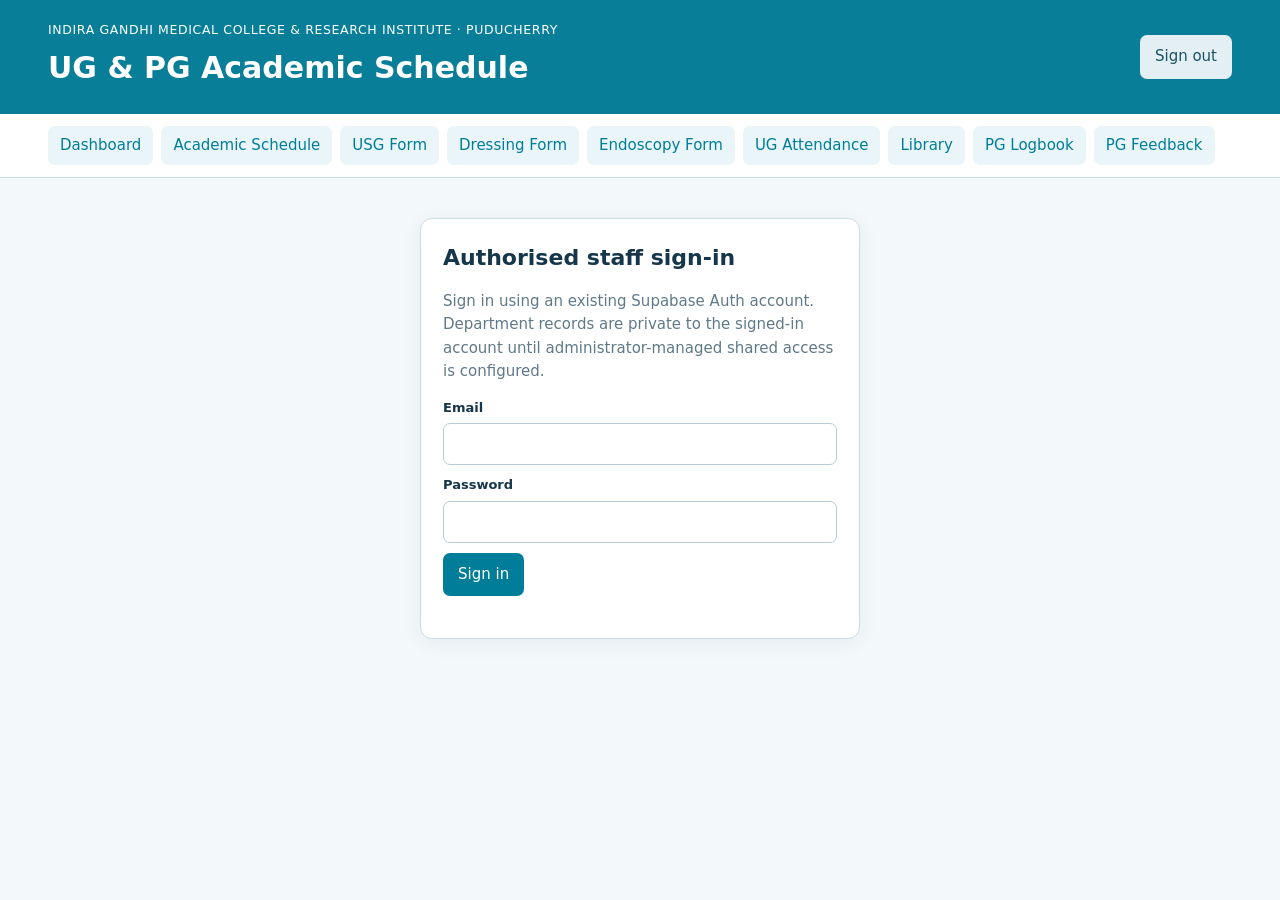
<file: academic.html>
<!doctype html><html><head><meta charset="utf-8"><meta name="viewport" content="width=device-width,initial-scale=1"><title>Academic Schedule · IGMCRI</title><link rel="stylesheet" href="style.css"></head><body><script src="shared.js"></script><script>shell('UG & PG Academic Schedule',`<div class="panel"><h2>Verified source timetable</h2><p class="muted">October–November PG sessions transcribed from the supplied source documents. Faculty spellings are preserved as printed, including variations that need confirmation. Phase 2 UG sessions are included from the supplied timetable.</p><div class="toolbar"><label>Programme<select id="a" onchange="render()"><option value="">All</option><option>UG</option><option>PG</option></select></label><label>Month<select id="m" onchange="render()"><option value="">All months</option></select></label><label>Batch<select id="b" onchange="render()"><option value="">All batches</option></select></label><label>Faculty<select id="f" onchange="render()"><option value="">All faculty</option></select></label><label>PG / Presenter<select id="p" onchange="render()"><option value="">All PG presenters</option></select></label><label>Search<input id="q" oninput="render()" placeholder="Topic / venue"></label><button onclick="exportCSV()">Download CSV</button><button onclick="print()">Print / PDF</button></div><div class="scroll"><table><thead><tr><th>Date</th><th>Time</th><th>UG/PG</th><th>Batch</th><th>Type</th><th>Topic</th><th>Presenter</th><th>Senior faculty</th><th>Junior faculty</th><th>Venue</th><th>WhatsApp</th></tr></thead><tbody id="rows"></tbody></table></div><div id="notice" class="status"></div></div>`);let all=[];function options(id,values){document.getElementById(id).innerHTML='<option value="">All</option>'+[...new Set(values.filter(Boolean))].sort().map(v=>'<option>'+esc(v)+'</option>').join('')}function filtered(){let a=document.getElementById('a').value,m=document.getElementById('m').value,b=document.getElementById('b').value,f=document.getElementById('f').value,p=document.getElementById('p').value,q=document.getElementById('q').value.toLowerCase();return all.filter(x=>(!a||x.audience===a)&&(!m||x.date.startsWith(m))&&(!b||x.batch===b)&&(!f||[x.senior,x.junior].join(' ').includes(f))&&(!p||x.presenter===p)&&(!q||JSON.stringify(x).toLowerCase().includes(q)))}function render(){window.filteredRows=filtered();document.getElementById('rows').innerHTML=window.filteredRows.map((x,i)=>'<tr>'+['date','time','audience','batch','type','topic','presenter','senior','junior','venue'].map(k=>'<td>'+esc(x[k])+'</td>').join('')+'<td><button data-i="'+i+'">Share</button></td></tr>').join('')||'<tr><td colspan="11">No sessions match</td></tr>'}document.getElementById('rows').addEventListener('click',e=>{if(e.target.dataset.i!==undefined)wa(window.filteredRows[Number(e.target.dataset.i)])});function exportCSV(){csv([['Date','Time','Programme','Batch','Type','Topic','Presenter','Senior faculty','Junior faculty','Venue'],...filtered().map(x=>[x.date,x.time,x.audience,x.batch,x.type,x.topic,x.presenter,x.senior,x.junior,x.venue])],'Academic_Schedule.csv')}(async()=>{if(await initialize()){try{all=await fetch('academic_sessions.json').then(r=>r.json());let ov=await request('gs_academic_overrides');all.push(...ov.map(x=>({date:x.entry_date,time:x.entry_time,audience:x.audience,batch:x.batch,topic:x.topic,type:'Added session',presenter:x.presenter,senior:x.senior_faculty,junior:x.junior_faculty,venue:x.venue})));options('m',all.map(x=>x.date.slice(0,7)));options('b',all.map(x=>x.batch));options('f',all.flatMap(x=>[x.senior,x.junior]));options('p',all.filter(x=>x.audience==='PG').map(x=>x.presenter));render();notice(all.length+' timetable sessions loaded')}catch(e){notice(e.message,true)}}})();</script></body></html>
</file>
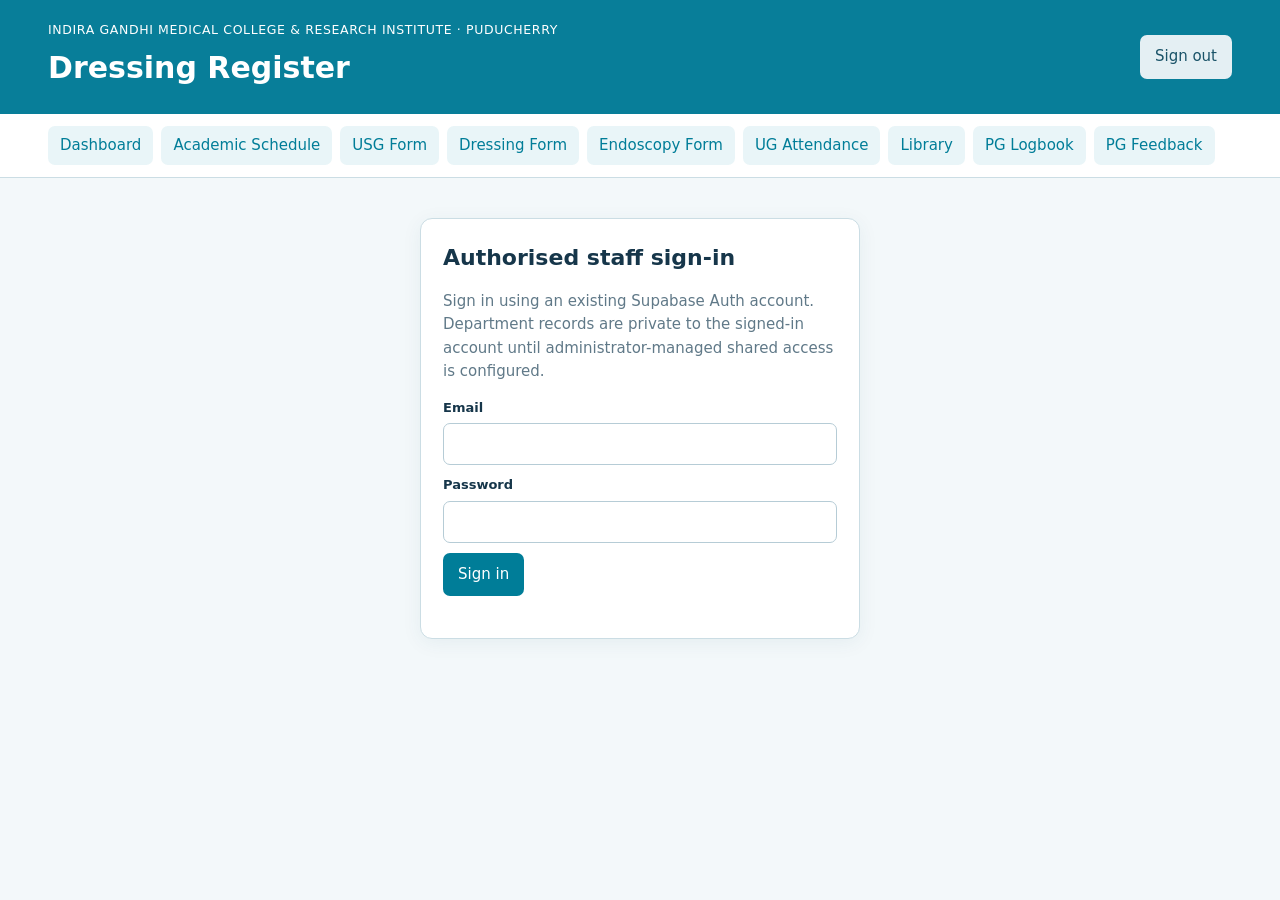
<file: Dressing_Register.html>
<!doctype html><html lang="en"><head><meta charset="utf-8"><meta name="viewport" content="width=device-width,initial-scale=1"><title>Dressing Register</title><link rel="stylesheet" href="style.css"></head><body><script src="shared.js"></script><script>const TABLE="gs_dressing_entries", FIELDS=["entry_date", "entry_time", "patient_name", "age", "sex", "ip_number", "diagnosis", "procedure_name", "unit", "faculty_name"];let rows=[],editId=null; shell("Dressing Register","<div class=\"panel\"><h2>Separate entry form</h2><form class=\"fields\" id=\"entryForm\"><label>Date<input type=\"date\" name=\"entry_date\" required></label><label>Time<input type=\"time\" name=\"entry_time\"></label><label>Patient name<input type=\"text\" name=\"patient_name\" required></label><label>Age<input type=\"number\" name=\"age\"></label><label>Sex<select name=\"sex\"><option value=\"\">Select</option><option>Male</option><option>Female</option><option>Other</option></select></label><label>IP number<input type=\"text\" name=\"ip_number\"></label><label>Diagnosis<input type=\"text\" name=\"diagnosis\"></label><label>Dressing / procedure<textarea name=\"procedure_name\"></textarea></label><label>Unit<select name=\"unit\"><option value=\"\">Select</option><option>Unit 1</option><option>Unit 2</option><option>Unit 3</option><option>Unit 4</option><option>Unit 5</option><option>Unit 6</option></select></label><label>Faculty<input type=\"text\" name=\"faculty_name\"></label><div class=\"wide actionbar\"><button type=\"submit\">Save to Supabase</button><button type=\"button\" class=\"secondary\" onclick=\"resetForm()\">Clear</button></div></form><div id=\"notice\" class=\"status\">Sign in to access this register.</div></div><div class=\"panel\"><h2>Saved entries</h2><div class=\"toolbar\"><label>Date <input type=\"date\" id=\"dateFilter\" onchange=\"renderRows()\"></label><label>Search name / IP <input id=\"searchFilter\" oninput=\"renderRows()\" placeholder=\"Search\"></label><button onclick=\"exportRows()\">Download CSV</button><button onclick=\"print()\">Print / Save PDF</button></div><div class=\"scroll\"><table><thead><tr><th>Date</th><th>Time</th><th>Patient name</th><th>Age</th><th>Sex</th><th>IP number</th><th>Diagnosis</th><th>Dressing / procedure</th><th>Unit</th><th>Faculty</th><th class=\"no-print\">Actions</th></tr></thead><tbody id=\"records\"></tbody></table></div></div>");
 function resetForm(){document.getElementById('entryForm').reset();document.querySelector('[name=entry_date]').value=today();editId=null}
 async function loadRows(){try{rows=await request(TABLE,'GET',null,null,'select=*&order=entry_date.desc&limit=1000');renderRows();notice('Connected to Supabase · '+rows.length+' records loaded')}catch(e){notice(e.message,true)}}
 function visibleRows(){const day=document.getElementById('dateFilter').value,q=document.getElementById('searchFilter').value.toLowerCase();return rows.filter(r=>(!day||r.entry_date===day)&&(!q||JSON.stringify(r).toLowerCase().includes(q)))}
 function renderRows(){document.getElementById('records').innerHTML=visibleRows().map(r=>'<tr>'+FIELDS.map(k=>'<td>'+esc(r[k])+'</td>').join('')+'<td class="no-print"><button class="secondary" data-edit="'+r.id+'">Edit</button> <button data-delete="'+r.id+'">Delete</button>'+ (TABLE==='gs_pg_logbook_entries'? ' <button class="secondary" data-pdf="'+r.id+'">Entry PDF</button>':'')+'</td></tr>').join('')||'<tr><td colspan="20" class="empty">No matching entries</td></tr>'}
 document.getElementById('records').addEventListener('click',async e=>{const id=e.target.dataset.edit||e.target.dataset.delete||e.target.dataset.pdf;if(!id)return;const r=rows.find(x=>x.id===id);if(e.target.dataset.pdf){document.getElementById('dateFilter').value=r.entry_date;document.getElementById('searchFilter').value=r.pg_name;renderRows();print();return}if(e.target.dataset.edit){editId=id;FIELDS.forEach(k=>{const x=document.querySelector('[name='+k+']');if(x)x.value=r[k]??''});window.scrollTo(0,0)}else if(confirm('Delete this entry from Supabase?')){try{await request(TABLE,'DELETE',null,id);await loadRows()}catch(err){notice(err.message,true)}}});
 document.getElementById('entryForm').addEventListener('submit',async e=>{e.preventDefault();let obj=Object.fromEntries(new FormData(e.target));if(obj.age)obj.age=Number(obj.age);else delete obj.age;Object.keys(obj).forEach(k=>{if(obj[k]==='')obj[k]=null});try{await request(TABLE,editId?'PATCH':'POST',editId?obj:{...obj,owner_id:session.user.id},editId);resetForm();await loadRows();notice('Saved successfully to Supabase')}catch(err){notice(err.message,true)}});
 function exportRows(){csv([FIELDS,...visibleRows().map(r=>FIELDS.map(k=>r[k]))],TABLE+'_'+today()+'.csv')}
 (async()=>{if(await initialize()){resetForm();await loadRows()}})();</script></body></html>
</file>
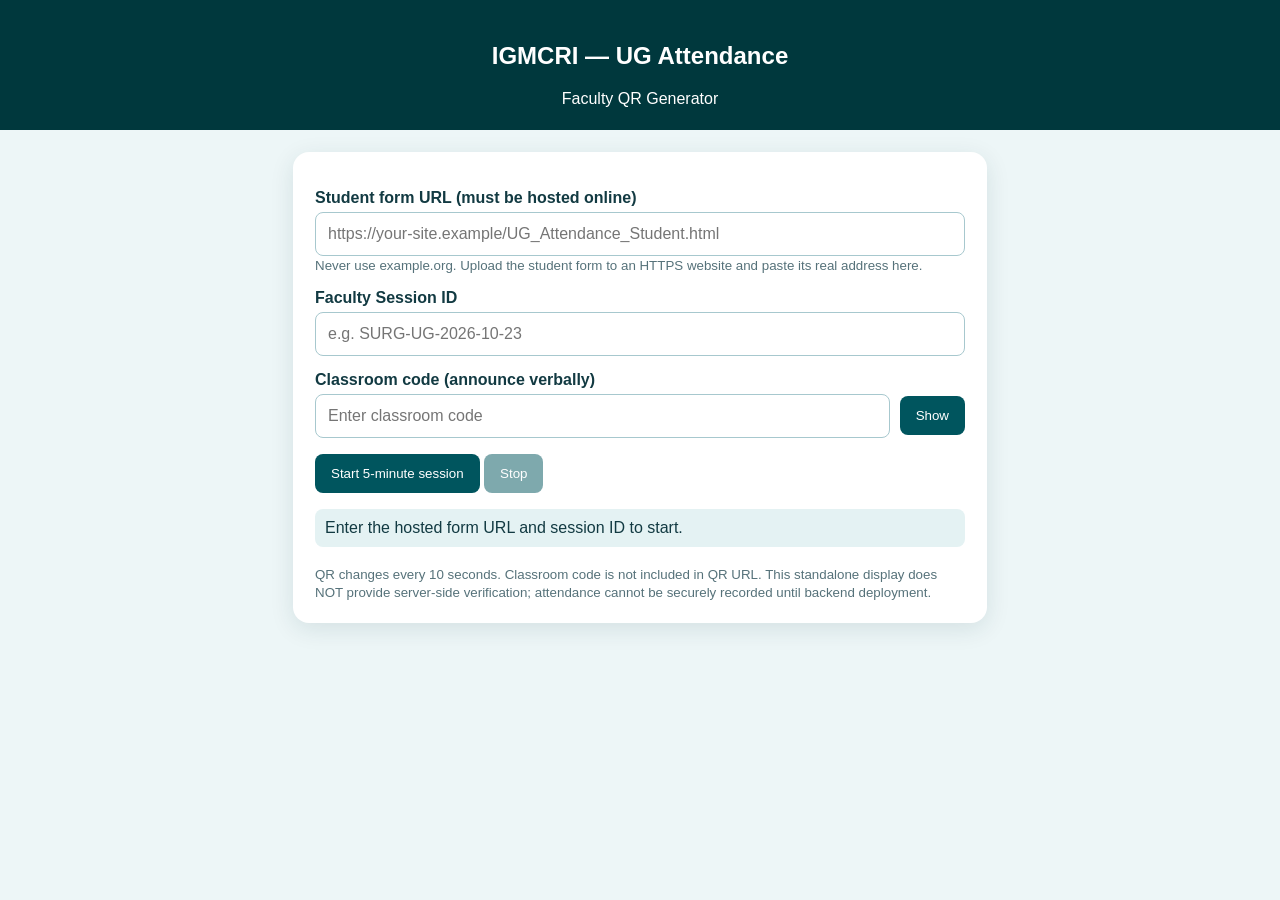
<file: Dynamic_QR_Faculty.html>
<!doctype html><html><head><meta charset="utf-8"><meta name="viewport" content="width=device-width,initial-scale=1"><title>IGMCRI Faculty QR</title><style>body{margin:0;background:#edf6f7;color:#123a42;font:16px Arial}header{background:#00383d;color:#fff;padding:22px;text-align:center}main{max-width:650px;margin:22px auto;padding:22px;background:#fff;border-radius:16px;box-shadow:0 6px 25px #00383d1c}label{display:block;font-weight:700;margin:15px 0 5px}input,select{width:100%;box-sizing:border-box;padding:12px;border:1px solid #a7c8ce;border-radius:8px;font-size:16px}button{background:#00555e;color:white;border:0;padding:12px 16px;border-radius:8px;cursor:pointer}button:disabled{opacity:.5}small{color:#56727a}.row{display:flex;gap:10px;align-items:center}.row input{flex:1}.row button{white-space:nowrap}#qr{text-align:center;margin:18px}#qr canvas{max-width:100%;height:auto}#status{padding:10px;background:#e4f2f3;border-radius:8px}.warn{color:#a43d24}</style></head><body><header><h2>IGMCRI — UG Attendance</h2>Faculty QR Generator</header><main><label>Student form URL (must be hosted online)</label><input id="url" placeholder="https://your-site.example/UG_Attendance_Student.html"><small>Never use example.org. Upload the student form to an HTTPS website and paste its real address here.</small><label>Faculty Session ID</label><input id="sid" placeholder="e.g. SURG-UG-2026-10-23"><label>Classroom code (announce verbally)</label><div class="row"><input id="code" type="password" placeholder="Enter classroom code"><button id="toggle" type="button">Show</button></div><p><button id="start">Start 5-minute session</button> <button id="stop" disabled>Stop</button></p><p id="status">Enter the hosted form URL and session ID to start.</p><div id="qr"></div><p id="countdown"></p><small>QR changes every 10 seconds. Classroom code is not included in QR URL. This standalone display does NOT provide server-side verification; attendance cannot be securely recorded until backend deployment.</small></main><script>
const qrModules={};
function qrRequire(path){const name=path.replace('./','');if(!qrModules[name])throw Error('QR module missing: '+name);return qrModules[name];}
(function(){const module={exports:{}};const exports=module.exports;const require=qrRequire;
module.exports = {
    MODE_NUMBER :       1 << 0,
    MODE_ALPHA_NUM :    1 << 1,
    MODE_8BIT_BYTE :    1 << 2,
    MODE_KANJI :        1 << 3
};

qrModules['QRMode']=module.exports;})();
(function(){const module={exports:{}};const exports=module.exports;const require=qrRequire;
module.exports = {
	L : 1,
	M : 0,
	Q : 3,
	H : 2
};


qrModules['QRErrorCorrectLevel']=module.exports;})();
(function(){const module={exports:{}};const exports=module.exports;const require=qrRequire;
module.exports = {
	PATTERN000 : 0,
	PATTERN001 : 1,
	PATTERN010 : 2,
	PATTERN011 : 3,
	PATTERN100 : 4,
	PATTERN101 : 5,
	PATTERN110 : 6,
	PATTERN111 : 7
};

qrModules['QRMaskPattern']=module.exports;})();
(function(){const module={exports:{}};const exports=module.exports;const require=qrRequire;
var QRMath = {

	glog : function(n) {
	
		if (n < 1) {
			throw new Error("glog(" + n + ")");
		}
		
		return QRMath.LOG_TABLE[n];
	},
	
	gexp : function(n) {
	
		while (n < 0) {
			n += 255;
		}
	
		while (n >= 256) {
			n -= 255;
		}
	
		return QRMath.EXP_TABLE[n];
	},
	
	EXP_TABLE : new Array(256),
	
	LOG_TABLE : new Array(256)

};
	
for (var i = 0; i < 8; i++) {
	QRMath.EXP_TABLE[i] = 1 << i;
}
for (var i = 8; i < 256; i++) {
	QRMath.EXP_TABLE[i] = QRMath.EXP_TABLE[i - 4]
		^ QRMath.EXP_TABLE[i - 5]
		^ QRMath.EXP_TABLE[i - 6]
		^ QRMath.EXP_TABLE[i - 8];
}
for (var i = 0; i < 255; i++) {
	QRMath.LOG_TABLE[QRMath.EXP_TABLE[i] ] = i;
}

module.exports = QRMath;

qrModules['QRMath']=module.exports;})();
(function(){const module={exports:{}};const exports=module.exports;const require=qrRequire;
var QRMath = require('./QRMath');

function QRPolynomial(num, shift) {
	if (num.length === undefined) {
		throw new Error(num.length + "/" + shift);
	}

	var offset = 0;

	while (offset < num.length && num[offset] === 0) {
		offset++;
	}

	this.num = new Array(num.length - offset + shift);
	for (var i = 0; i < num.length - offset; i++) {
		this.num[i] = num[i + offset];
	}
}

QRPolynomial.prototype = {

	get : function(index) {
		return this.num[index];
	},
	
	getLength : function() {
		return this.num.length;
	},
	
	multiply : function(e) {
	
		var num = new Array(this.getLength() + e.getLength() - 1);
	
		for (var i = 0; i < this.getLength(); i++) {
			for (var j = 0; j < e.getLength(); j++) {
				num[i + j] ^= QRMath.gexp(QRMath.glog(this.get(i) ) + QRMath.glog(e.get(j) ) );
			}
		}
	
		return new QRPolynomial(num, 0);
	},
	
	mod : function(e) {
	
		if (this.getLength() - e.getLength() < 0) {
			return this;
		}
	
		var ratio = QRMath.glog(this.get(0) ) - QRMath.glog(e.get(0) );
	
		var num = new Array(this.getLength() );
		
		for (var i = 0; i < this.getLength(); i++) {
			num[i] = this.get(i);
		}
		
		for (var x = 0; x < e.getLength(); x++) {
			num[x] ^= QRMath.gexp(QRMath.glog(e.get(x) ) + ratio);
		}
	
		// recursive call
		return new QRPolynomial(num, 0).mod(e);
	}
};

module.exports = QRPolynomial;

qrModules['QRPolynomial']=module.exports;})();
(function(){const module={exports:{}};const exports=module.exports;const require=qrRequire;
var QRErrorCorrectLevel = require('./QRErrorCorrectLevel');

function QRRSBlock(totalCount, dataCount) {
	this.totalCount = totalCount;
	this.dataCount  = dataCount;
}

QRRSBlock.RS_BLOCK_TABLE = [

	// L
	// M
	// Q
	// H

	// 1
	[1, 26, 19],
	[1, 26, 16],
	[1, 26, 13],
	[1, 26, 9],
	
	// 2
	[1, 44, 34],
	[1, 44, 28],
	[1, 44, 22],
	[1, 44, 16],

	// 3
	[1, 70, 55],
	[1, 70, 44],
	[2, 35, 17],
	[2, 35, 13],

	// 4		
	[1, 100, 80],
	[2, 50, 32],
	[2, 50, 24],
	[4, 25, 9],
	
	// 5
	[1, 134, 108],
	[2, 67, 43],
	[2, 33, 15, 2, 34, 16],
	[2, 33, 11, 2, 34, 12],
	
	// 6
	[2, 86, 68],
	[4, 43, 27],
	[4, 43, 19],
	[4, 43, 15],
	
	// 7		
	[2, 98, 78],
	[4, 49, 31],
	[2, 32, 14, 4, 33, 15],
	[4, 39, 13, 1, 40, 14],
	
	// 8
	[2, 121, 97],
	[2, 60, 38, 2, 61, 39],
	[4, 40, 18, 2, 41, 19],
	[4, 40, 14, 2, 41, 15],
	
	// 9
	[2, 146, 116],
	[3, 58, 36, 2, 59, 37],
	[4, 36, 16, 4, 37, 17],
	[4, 36, 12, 4, 37, 13],
	
	// 10		
	[2, 86, 68, 2, 87, 69],
	[4, 69, 43, 1, 70, 44],
	[6, 43, 19, 2, 44, 20],
	[6, 43, 15, 2, 44, 16],

	// 11
	[4, 101, 81],
	[1, 80, 50, 4, 81, 51],
	[4, 50, 22, 4, 51, 23],
	[3, 36, 12, 8, 37, 13],

	// 12
	[2, 116, 92, 2, 117, 93],
	[6, 58, 36, 2, 59, 37],
	[4, 46, 20, 6, 47, 21],
	[7, 42, 14, 4, 43, 15],

	// 13
	[4, 133, 107],
	[8, 59, 37, 1, 60, 38],
	[8, 44, 20, 4, 45, 21],
	[12, 33, 11, 4, 34, 12],

	// 14
	[3, 145, 115, 1, 146, 116],
	[4, 64, 40, 5, 65, 41],
	[11, 36, 16, 5, 37, 17],
	[11, 36, 12, 5, 37, 13],

	// 15
	[5, 109, 87, 1, 110, 88],
	[5, 65, 41, 5, 66, 42],
	[5, 54, 24, 7, 55, 25],
	[11, 36, 12],

	// 16
	[5, 122, 98, 1, 123, 99],
	[7, 73, 45, 3, 74, 46],
	[15, 43, 19, 2, 44, 20],
	[3, 45, 15, 13, 46, 16],

	// 17
	[1, 135, 107, 5, 136, 108],
	[10, 74, 46, 1, 75, 47],
	[1, 50, 22, 15, 51, 23],
	[2, 42, 14, 17, 43, 15],

	// 18
	[5, 150, 120, 1, 151, 121],
	[9, 69, 43, 4, 70, 44],
	[17, 50, 22, 1, 51, 23],
	[2, 42, 14, 19, 43, 15],

	// 19
	[3, 141, 113, 4, 142, 114],
	[3, 70, 44, 11, 71, 45],
	[17, 47, 21, 4, 48, 22],
	[9, 39, 13, 16, 40, 14],

	// 20
	[3, 135, 107, 5, 136, 108],
	[3, 67, 41, 13, 68, 42],
	[15, 54, 24, 5, 55, 25],
	[15, 43, 15, 10, 44, 16],

	// 21
	[4, 144, 116, 4, 145, 117],
	[17, 68, 42],
	[17, 50, 22, 6, 51, 23],
	[19, 46, 16, 6, 47, 17],

	// 22
	[2, 139, 111, 7, 140, 112],
	[17, 74, 46],
	[7, 54, 24, 16, 55, 25],
	[34, 37, 13],

	// 23
	[4, 151, 121, 5, 152, 122],
	[4, 75, 47, 14, 76, 48],
	[11, 54, 24, 14, 55, 25],
	[16, 45, 15, 14, 46, 16],

	// 24
	[6, 147, 117, 4, 148, 118],
	[6, 73, 45, 14, 74, 46],
	[11, 54, 24, 16, 55, 25],
	[30, 46, 16, 2, 47, 17],

	// 25
	[8, 132, 106, 4, 133, 107],
	[8, 75, 47, 13, 76, 48],
	[7, 54, 24, 22, 55, 25],
	[22, 45, 15, 13, 46, 16],

	// 26
	[10, 142, 114, 2, 143, 115],
	[19, 74, 46, 4, 75, 47],
	[28, 50, 22, 6, 51, 23],
	[33, 46, 16, 4, 47, 17],

	// 27
	[8, 152, 122, 4, 153, 123],
	[22, 73, 45, 3, 74, 46],
	[8, 53, 23, 26, 54, 24],
	[12, 45, 15, 28, 46, 16],

	// 28
	[3, 147, 117, 10, 148, 118],
	[3, 73, 45, 23, 74, 46],
	[4, 54, 24, 31, 55, 25],
	[11, 45, 15, 31, 46, 16],

	// 29
	[7, 146, 116, 7, 147, 117],
	[21, 73, 45, 7, 74, 46],
	[1, 53, 23, 37, 54, 24],
	[19, 45, 15, 26, 46, 16],

	// 30
	[5, 145, 115, 10, 146, 116],
	[19, 75, 47, 10, 76, 48],
	[15, 54, 24, 25, 55, 25],
	[23, 45, 15, 25, 46, 16],

	// 31
	[13, 145, 115, 3, 146, 116],
	[2, 74, 46, 29, 75, 47],
	[42, 54, 24, 1, 55, 25],	[23, 45, 15, 28, 46, 16],

	// 32
	[17, 145, 115],
	[10, 74, 46, 23, 75, 47],
	[10, 54, 24, 35, 55, 25],
	[19, 45, 15, 35, 46, 16],

	// 33
	[17, 145, 115, 1, 146, 116],
	[14, 74, 46, 21, 75, 47],
	[29, 54, 24, 19, 55, 25],
	[11, 45, 15, 46, 46, 16],

	// 34
	[13, 145, 115, 6, 146, 116],
	[14, 74, 46, 23, 75, 47],
	[44, 54, 24, 7, 55, 25],
	[59, 46, 16, 1, 47, 17],

	// 35
	[12, 151, 121, 7, 152, 122],
	[12, 75, 47, 26, 76, 48],
	[39, 54, 24, 14, 55, 25],
	[22, 45, 15, 41, 46, 16],

	// 36
	[6, 151, 121, 14, 152, 122],
	[6, 75, 47, 34, 76, 48],
	[46, 54, 24, 10, 55, 25],
	[2, 45, 15, 64, 46, 16],

	// 37
	[17, 152, 122, 4, 153, 123],
	[29, 74, 46, 14, 75, 47],
	[49, 54, 24, 10, 55, 25],
	[24, 45, 15, 46, 46, 16],

	// 38
	[4, 152, 122, 18, 153, 123],
	[13, 74, 46, 32, 75, 47],
	[48, 54, 24, 14, 55, 25],
	[42, 45, 15, 32, 46, 16],

	// 39
	[20, 147, 117, 4, 148, 118],
	[40, 75, 47, 7, 76, 48],
	[43, 54, 24, 22, 55, 25],
	[10, 45, 15, 67, 46, 16],

	// 40
	[19, 148, 118, 6, 149, 119],
	[18, 75, 47, 31, 76, 48],
	[34, 54, 24, 34, 55, 25],
	[20, 45, 15, 61, 46, 16]
];

QRRSBlock.getRSBlocks = function(typeNumber, errorCorrectLevel) {
	
	var rsBlock = QRRSBlock.getRsBlockTable(typeNumber, errorCorrectLevel);
	
	if (rsBlock === undefined) {
		throw new Error("bad rs block @ typeNumber:" + typeNumber + "/errorCorrectLevel:" + errorCorrectLevel);
	}

	var length = rsBlock.length / 3;
	
	var list = [];
	
	for (var i = 0; i < length; i++) {

		var count = rsBlock[i * 3 + 0];
		var totalCount = rsBlock[i * 3 + 1];
		var dataCount  = rsBlock[i * 3 + 2];

		for (var j = 0; j < count; j++) {
			list.push(new QRRSBlock(totalCount, dataCount) );	
		}
	}
	
	return list;
};

QRRSBlock.getRsBlockTable = function(typeNumber, errorCorrectLevel) {

	switch(errorCorrectLevel) {
	case QRErrorCorrectLevel.L :
		return QRRSBlock.RS_BLOCK_TABLE[(typeNumber - 1) * 4 + 0];
	case QRErrorCorrectLevel.M :
		return QRRSBlock.RS_BLOCK_TABLE[(typeNumber - 1) * 4 + 1];
	case QRErrorCorrectLevel.Q :
		return QRRSBlock.RS_BLOCK_TABLE[(typeNumber - 1) * 4 + 2];
	case QRErrorCorrectLevel.H :
		return QRRSBlock.RS_BLOCK_TABLE[(typeNumber - 1) * 4 + 3];
	default :
		return undefined;
	}
};

module.exports = QRRSBlock;

qrModules['QRRSBlock']=module.exports;})();
(function(){const module={exports:{}};const exports=module.exports;const require=qrRequire;
function QRBitBuffer() {
	this.buffer = [];
	this.length = 0;
}

QRBitBuffer.prototype = {

	get : function(index) {
		var bufIndex = Math.floor(index / 8);
		return ( (this.buffer[bufIndex] >>> (7 - index % 8) ) & 1) == 1;
	},
	
	put : function(num, length) {
		for (var i = 0; i < length; i++) {
			this.putBit( ( (num >>> (length - i - 1) ) & 1) == 1);
		}
	},
	
	getLengthInBits : function() {
		return this.length;
	},
	
	putBit : function(bit) {
	
		var bufIndex = Math.floor(this.length / 8);
		if (this.buffer.length <= bufIndex) {
			this.buffer.push(0);
		}
	
		if (bit) {
			this.buffer[bufIndex] |= (0x80 >>> (this.length % 8) );
		}
	
		this.length++;
	}
};

module.exports = QRBitBuffer;

qrModules['QRBitBuffer']=module.exports;})();
(function(){const module={exports:{}};const exports=module.exports;const require=qrRequire;
var QRMode = require('./QRMode');

function QR8bitByte(data) {
	this.mode = QRMode.MODE_8BIT_BYTE;
	this.data = data;
}

QR8bitByte.prototype = {

	getLength : function() {
		return this.data.length;
	},
	
	write : function(buffer) {
		for (var i = 0; i < this.data.length; i++) {
			// not JIS ...
			buffer.put(this.data.charCodeAt(i), 8);
		}
	}
};

module.exports = QR8bitByte;

qrModules['QR8bitByte']=module.exports;})();
(function(){const module={exports:{}};const exports=module.exports;const require=qrRequire;
var QRMode = require('./QRMode');
var QRPolynomial = require('./QRPolynomial');
var QRMath = require('./QRMath');
var QRMaskPattern = require('./QRMaskPattern');

var QRUtil = {

    PATTERN_POSITION_TABLE : [
        [],
        [6, 18],
        [6, 22],
        [6, 26],
        [6, 30],
        [6, 34],
        [6, 22, 38],
        [6, 24, 42],
        [6, 26, 46],
        [6, 28, 50],
        [6, 30, 54],        
        [6, 32, 58],
        [6, 34, 62],
        [6, 26, 46, 66],
        [6, 26, 48, 70],
        [6, 26, 50, 74],
        [6, 30, 54, 78],
        [6, 30, 56, 82],
        [6, 30, 58, 86],
        [6, 34, 62, 90],
        [6, 28, 50, 72, 94],
        [6, 26, 50, 74, 98],
        [6, 30, 54, 78, 102],
        [6, 28, 54, 80, 106],
        [6, 32, 58, 84, 110],
        [6, 30, 58, 86, 114],
        [6, 34, 62, 90, 118],
        [6, 26, 50, 74, 98, 122],
        [6, 30, 54, 78, 102, 126],
        [6, 26, 52, 78, 104, 130],
        [6, 30, 56, 82, 108, 134],
        [6, 34, 60, 86, 112, 138],
        [6, 30, 58, 86, 114, 142],
        [6, 34, 62, 90, 118, 146],
        [6, 30, 54, 78, 102, 126, 150],
        [6, 24, 50, 76, 102, 128, 154],
        [6, 28, 54, 80, 106, 132, 158],
        [6, 32, 58, 84, 110, 136, 162],
        [6, 26, 54, 82, 110, 138, 166],
        [6, 30, 58, 86, 114, 142, 170]
    ],

    G15 : (1 << 10) | (1 << 8) | (1 << 5) | (1 << 4) | (1 << 2) | (1 << 1) | (1 << 0),
    G18 : (1 << 12) | (1 << 11) | (1 << 10) | (1 << 9) | (1 << 8) | (1 << 5) | (1 << 2) | (1 << 0),
    G15_MASK : (1 << 14) | (1 << 12) | (1 << 10)    | (1 << 4) | (1 << 1),

    getBCHTypeInfo : function(data) {
        var d = data << 10;
        while (QRUtil.getBCHDigit(d) - QRUtil.getBCHDigit(QRUtil.G15) >= 0) {
            d ^= (QRUtil.G15 << (QRUtil.getBCHDigit(d) - QRUtil.getBCHDigit(QRUtil.G15) ) );    
        }
        return ( (data << 10) | d) ^ QRUtil.G15_MASK;
    },

    getBCHTypeNumber : function(data) {
        var d = data << 12;
        while (QRUtil.getBCHDigit(d) - QRUtil.getBCHDigit(QRUtil.G18) >= 0) {
            d ^= (QRUtil.G18 << (QRUtil.getBCHDigit(d) - QRUtil.getBCHDigit(QRUtil.G18) ) );    
        }
        return (data << 12) | d;
    },

    getBCHDigit : function(data) {

        var digit = 0;

        while (data !== 0) {
            digit++;
            data >>>= 1;
        }

        return digit;
    },

    getPatternPosition : function(typeNumber) {
        return QRUtil.PATTERN_POSITION_TABLE[typeNumber - 1];
    },

    getMask : function(maskPattern, i, j) {
        
        switch (maskPattern) {
            
        case QRMaskPattern.PATTERN000 : return (i + j) % 2 === 0;
        case QRMaskPattern.PATTERN001 : return i % 2 === 0;
        case QRMaskPattern.PATTERN010 : return j % 3 === 0;
        case QRMaskPattern.PATTERN011 : return (i + j) % 3 === 0;
        case QRMaskPattern.PATTERN100 : return (Math.floor(i / 2) + Math.floor(j / 3) ) % 2 === 0;
        case QRMaskPattern.PATTERN101 : return (i * j) % 2 + (i * j) % 3 === 0;
        case QRMaskPattern.PATTERN110 : return ( (i * j) % 2 + (i * j) % 3) % 2 === 0;
        case QRMaskPattern.PATTERN111 : return ( (i * j) % 3 + (i + j) % 2) % 2 === 0;

        default :
            throw new Error("bad maskPattern:" + maskPattern);
        }
    },

    getErrorCorrectPolynomial : function(errorCorrectLength) {

        var a = new QRPolynomial([1], 0);

        for (var i = 0; i < errorCorrectLength; i++) {
            a = a.multiply(new QRPolynomial([1, QRMath.gexp(i)], 0) );
        }

        return a;
    },

    getLengthInBits : function(mode, type) {

        if (1 <= type && type < 10) {

            // 1 - 9

            switch(mode) {
            case QRMode.MODE_NUMBER     : return 10;
            case QRMode.MODE_ALPHA_NUM  : return 9;
            case QRMode.MODE_8BIT_BYTE  : return 8;
            case QRMode.MODE_KANJI      : return 8;
            default :
                throw new Error("mode:" + mode);
            }

        } else if (type < 27) {

            // 10 - 26

            switch(mode) {
            case QRMode.MODE_NUMBER     : return 12;
            case QRMode.MODE_ALPHA_NUM  : return 11;
            case QRMode.MODE_8BIT_BYTE  : return 16;
            case QRMode.MODE_KANJI      : return 10;
            default :
                throw new Error("mode:" + mode);
            }

        } else if (type < 41) {

            // 27 - 40

            switch(mode) {
            case QRMode.MODE_NUMBER     : return 14;
            case QRMode.MODE_ALPHA_NUM  : return 13;
            case QRMode.MODE_8BIT_BYTE  : return 16;
            case QRMode.MODE_KANJI      : return 12;
            default :
                throw new Error("mode:" + mode);
            }

        } else {
            throw new Error("type:" + type);
        }
    },

    getLostPoint : function(qrCode) {
        
        var moduleCount = qrCode.getModuleCount();
        var lostPoint = 0;
        var row = 0; 
        var col = 0;

        
        // LEVEL1
        
        for (row = 0; row < moduleCount; row++) {

            for (col = 0; col < moduleCount; col++) {

                var sameCount = 0;
                var dark = qrCode.isDark(row, col);

                for (var r = -1; r <= 1; r++) {

                    if (row + r < 0 || moduleCount <= row + r) {                        continue;
                    }

                    for (var c = -1; c <= 1; c++) {

                        if (col + c < 0 || moduleCount <= col + c) {
                            continue;
                        }

                        if (r === 0 && c === 0) {
                            continue;
                        }

                        if (dark === qrCode.isDark(row + r, col + c) ) {
                            sameCount++;
                        }
                    }
                }

                if (sameCount > 5) {
                    lostPoint += (3 + sameCount - 5);
                }
            }
        }

        // LEVEL2

        for (row = 0; row < moduleCount - 1; row++) {
            for (col = 0; col < moduleCount - 1; col++) {
                var count = 0;
                if (qrCode.isDark(row,     col    ) ) count++;
                if (qrCode.isDark(row + 1, col    ) ) count++;
                if (qrCode.isDark(row,     col + 1) ) count++;
                if (qrCode.isDark(row + 1, col + 1) ) count++;
                if (count === 0 || count === 4) {
                    lostPoint += 3;
                }
            }
        }

        // LEVEL3

        for (row = 0; row < moduleCount; row++) {
            for (col = 0; col < moduleCount - 6; col++) {
                if (qrCode.isDark(row, col) && 
                        !qrCode.isDark(row, col + 1) && 
                         qrCode.isDark(row, col + 2) && 
                         qrCode.isDark(row, col + 3) && 
                         qrCode.isDark(row, col + 4) && 
                        !qrCode.isDark(row, col + 5) && 
                         qrCode.isDark(row, col + 6) ) {
                    lostPoint += 40;
                }
            }
        }

        for (col = 0; col < moduleCount; col++) {
            for (row = 0; row < moduleCount - 6; row++) {
                if (qrCode.isDark(row, col) &&
                        !qrCode.isDark(row + 1, col) &&
                         qrCode.isDark(row + 2, col) &&
                         qrCode.isDark(row + 3, col) &&
                         qrCode.isDark(row + 4, col) &&
                        !qrCode.isDark(row + 5, col) &&
                         qrCode.isDark(row + 6, col) ) {
                    lostPoint += 40;
                }
            }
        }

        // LEVEL4
        
        var darkCount = 0;

        for (col = 0; col < moduleCount; col++) {
            for (row = 0; row < moduleCount; row++) {
                if (qrCode.isDark(row, col) ) {
                    darkCount++;
                }
            }
        }
        
        var ratio = Math.abs(100 * darkCount / moduleCount / moduleCount - 50) / 5;
        lostPoint += ratio * 10;

        return lostPoint;       
    }

};

module.exports = QRUtil;

qrModules['QRUtil']=module.exports;})();
(function(){const module={exports:{}};const exports=module.exports;const require=qrRequire;
//---------------------------------------------------------------------
// QRCode for JavaScript
//
// Copyright (c) 2009 Kazuhiko Arase
//
// URL: http://www.d-project.com/
//
// Licensed under the MIT license:
//   http://www.opensource.org/licenses/mit-license.php
//
// The word "QR Code" is registered trademark of 
// DENSO WAVE INCORPORATED
//   http://www.denso-wave.com/qrcode/faqpatent-e.html
//
//---------------------------------------------------------------------
// Modified to work in node for this project (and some refactoring)
//---------------------------------------------------------------------

var QR8bitByte = require('./QR8bitByte');
var QRUtil = require('./QRUtil');
var QRPolynomial = require('./QRPolynomial');
var QRRSBlock = require('./QRRSBlock');
var QRBitBuffer = require('./QRBitBuffer');

function QRCode(typeNumber, errorCorrectLevel) {
	this.typeNumber = typeNumber;
	this.errorCorrectLevel = errorCorrectLevel;
	this.modules = null;
	this.moduleCount = 0;
	this.dataCache = null;
	this.dataList = [];
}

QRCode.prototype = {
	
	addData : function(data) {
		var newData = new QR8bitByte(data);
		this.dataList.push(newData);
		this.dataCache = null;
	},
	
	isDark : function(row, col) {
		if (row < 0 || this.moduleCount <= row || col < 0 || this.moduleCount <= col) {
			throw new Error(row + "," + col);
		}
		return this.modules[row][col];
	},

	getModuleCount : function() {
		return this.moduleCount;
	},
	
	make : function() {
		// Calculate automatically typeNumber if provided is < 1
		if (this.typeNumber < 1 ){
			var typeNumber = 1;
			for (typeNumber = 1; typeNumber < 40; typeNumber++) {
				var rsBlocks = QRRSBlock.getRSBlocks(typeNumber, this.errorCorrectLevel);

				var buffer = new QRBitBuffer();
				var totalDataCount = 0;
				for (var i = 0; i < rsBlocks.length; i++) {
					totalDataCount += rsBlocks[i].dataCount;
				}

				for (var x = 0; x < this.dataList.length; x++) {
					var data = this.dataList[x];
					buffer.put(data.mode, 4);
					buffer.put(data.getLength(), QRUtil.getLengthInBits(data.mode, typeNumber) );
					data.write(buffer);
				}
				if (buffer.getLengthInBits() <= totalDataCount * 8)
					break;
			}
			this.typeNumber = typeNumber;
		}
		this.makeImpl(false, this.getBestMaskPattern() );
	},
	
	makeImpl : function(test, maskPattern) {
		
		this.moduleCount = this.typeNumber * 4 + 17;
		this.modules = new Array(this.moduleCount);
		
		for (var row = 0; row < this.moduleCount; row++) {
			
			this.modules[row] = new Array(this.moduleCount);
			
			for (var col = 0; col < this.moduleCount; col++) {
				this.modules[row][col] = null;//(col + row) % 3;
			}
		}
	
		this.setupPositionProbePattern(0, 0);
		this.setupPositionProbePattern(this.moduleCount - 7, 0);
		this.setupPositionProbePattern(0, this.moduleCount - 7);
		this.setupPositionAdjustPattern();
		this.setupTimingPattern();
		this.setupTypeInfo(test, maskPattern);
		
		if (this.typeNumber >= 7) {
			this.setupTypeNumber(test);
		}
	
		if (this.dataCache === null) {
			this.dataCache = QRCode.createData(this.typeNumber, this.errorCorrectLevel, this.dataList);
		}
	
		this.mapData(this.dataCache, maskPattern);
	},

	setupPositionProbePattern : function(row, col)  {
		
		for (var r = -1; r <= 7; r++) {
			
			if (row + r <= -1 || this.moduleCount <= row + r) continue;
			
			for (var c = -1; c <= 7; c++) {
				
				if (col + c <= -1 || this.moduleCount <= col + c) continue;
				
				if ( (0 <= r && r <= 6 && (c === 0 || c === 6) ) || 
                     (0 <= c && c <= 6 && (r === 0 || r === 6) ) || 
                     (2 <= r && r <= 4 && 2 <= c && c <= 4) ) {
					this.modules[row + r][col + c] = true;
				} else {
					this.modules[row + r][col + c] = false;
				}
			}		
		}		
	},
	
	getBestMaskPattern : function() {
	
		var minLostPoint = 0;
		var pattern = 0;
	
		for (var i = 0; i < 8; i++) {
			
			this.makeImpl(true, i);
	
			var lostPoint = QRUtil.getLostPoint(this);
	
			if (i === 0 || minLostPoint >  lostPoint) {
				minLostPoint = lostPoint;
				pattern = i;
			}
		}
	
		return pattern;
	},
	
	createMovieClip : function(target_mc, instance_name, depth) {
	
		var qr_mc = target_mc.createEmptyMovieClip(instance_name, depth);
		var cs = 1;
	
		this.make();

		for (var row = 0; row < this.modules.length; row++) {
			
			var y = row * cs;
			
			for (var col = 0; col < this.modules[row].length; col++) {
	
				var x = col * cs;
				var dark = this.modules[row][col];
			
				if (dark) {
					qr_mc.beginFill(0, 100);
					qr_mc.moveTo(x, y);
					qr_mc.lineTo(x + cs, y);
					qr_mc.lineTo(x + cs, y + cs);
					qr_mc.lineTo(x, y + cs);
					qr_mc.endFill();
				}
			}
		}
		
		return qr_mc;
	},

	setupTimingPattern : function() {
		
		for (var r = 8; r < this.moduleCount - 8; r++) {
			if (this.modules[r][6] !== null) {
				continue;
			}
			this.modules[r][6] = (r % 2 === 0);
		}
	
		for (var c = 8; c < this.moduleCount - 8; c++) {
			if (this.modules[6][c] !== null) {
				continue;
			}
			this.modules[6][c] = (c % 2 === 0);
		}
	},
	
	setupPositionAdjustPattern : function() {
	
		var pos = QRUtil.getPatternPosition(this.typeNumber);
		
		for (var i = 0; i < pos.length; i++) {
		
			for (var j = 0; j < pos.length; j++) {
			
				var row = pos[i];
				var col = pos[j];
				
				if (this.modules[row][col] !== null) {
					continue;
				}
				
				for (var r = -2; r <= 2; r++) {
				
					for (var c = -2; c <= 2; c++) {
					
						if (Math.abs(r) === 2 || 
                            Math.abs(c) === 2 ||
                            (r === 0 && c === 0) ) {
							this.modules[row + r][col + c] = true;
						} else {
							this.modules[row + r][col + c] = false;
						}
					}
				}
			}
		}
	},
	
	setupTypeNumber : function(test) {
	
		var bits = QRUtil.getBCHTypeNumber(this.typeNumber);
        var mod;
	
		for (var i = 0; i < 18; i++) {
			mod = (!test && ( (bits >> i) & 1) === 1);
			this.modules[Math.floor(i / 3)][i % 3 + this.moduleCount - 8 - 3] = mod;
		}
	
		for (var x = 0; x < 18; x++) {
			mod = (!test && ( (bits >> x) & 1) === 1);
			this.modules[x % 3 + this.moduleCount - 8 - 3][Math.floor(x / 3)] = mod;
		}
	},
	
	setupTypeInfo : function(test, maskPattern) {
	
		var data = (this.errorCorrectLevel << 3) | maskPattern;
		var bits = QRUtil.getBCHTypeInfo(data);
        var mod;
	
		// vertical		
		for (var v = 0; v < 15; v++) {
				mod = (!test && ( (bits >> v) & 1) === 1);
	
			if (v < 6) {
				this.modules[v][8] = mod;
			} else if (v < 8) {
				this.modules[v + 1][8] = mod;
			} else {
				this.modules[this.moduleCount - 15 + v][8] = mod;
			}
		}
	
		// horizontal
		for (var h = 0; h < 15; h++) {
	
			mod = (!test && ( (bits >> h) & 1) === 1);
			
			if (h < 8) {
				this.modules[8][this.moduleCount - h - 1] = mod;
			} else if (h < 9) {
				this.modules[8][15 - h - 1 + 1] = mod;
			} else {
				this.modules[8][15 - h - 1] = mod;
			}
		}
	
		// fixed module
		this.modules[this.moduleCount - 8][8] = (!test);
	
	},
	
	mapData : function(data, maskPattern) {
		
		var inc = -1;
		var row = this.moduleCount - 1;
		var bitIndex = 7;
		var byteIndex = 0;
		
		for (var col = this.moduleCount - 1; col > 0; col -= 2) {
	
			if (col === 6) col--;
	
			while (true) {
	
				for (var c = 0; c < 2; c++) {
					
					if (this.modules[row][col - c] === null) {
						
						var dark = false;
	
						if (byteIndex < data.length) {
							dark = ( ( (data[byteIndex] >>> bitIndex) & 1) === 1);
						}
	
						var mask = QRUtil.getMask(maskPattern, row, col - c);
	
						if (mask) {
							dark = !dark;
						}
						
						this.modules[row][col - c] = dark;
						bitIndex--;
	
						if (bitIndex === -1) {
							byteIndex++;
							bitIndex = 7;
						}
					}
				}
								
				row += inc;
	
				if (row < 0 || this.moduleCount <= row) {
					row -= inc;
					inc = -inc;
					break;
				}
			}
		}
		
	}

};

QRCode.PAD0 = 0xEC;
QRCode.PAD1 = 0x11;

QRCode.createData = function(typeNumber, errorCorrectLevel, dataList) {
	
	var rsBlocks = QRRSBlock.getRSBlocks(typeNumber, errorCorrectLevel);
	
	var buffer = new QRBitBuffer();
	
	for (var i = 0; i < dataList.length; i++) {
		var data = dataList[i];
		buffer.put(data.mode, 4);
		buffer.put(data.getLength(), QRUtil.getLengthInBits(data.mode, typeNumber) );
		data.write(buffer);
	}

	// calc num max data.
	var totalDataCount = 0;
	for (var x = 0; x < rsBlocks.length; x++) {
		totalDataCount += rsBlocks[x].dataCount;
	}

	if (buffer.getLengthInBits() > totalDataCount * 8) {
		throw new Error("code length overflow. (" + 
            buffer.getLengthInBits() + 
            ">" +  
            totalDataCount * 8 + 
            ")");
	}

	// end code
	if (buffer.getLengthInBits() + 4 <= totalDataCount * 8) {
		buffer.put(0, 4);
	}

	// padding
	while (buffer.getLengthInBits() % 8 !== 0) {
		buffer.putBit(false);
	}

	// padding
	while (true) {
		
		if (buffer.getLengthInBits() >= totalDataCount * 8) {
			break;
		}
		buffer.put(QRCode.PAD0, 8);
		
		if (buffer.getLengthInBits() >= totalDataCount * 8) {
			break;
		}
		buffer.put(QRCode.PAD1, 8);
	}

	return QRCode.createBytes(buffer, rsBlocks);
};

QRCode.createBytes = function(buffer, rsBlocks) {

	var offset = 0;
	
	var maxDcCount = 0;
	var maxEcCount = 0;
	
	var dcdata = new Array(rsBlocks.length);
	var ecdata = new Array(rsBlocks.length);
	
	for (var r = 0; r < rsBlocks.length; r++) {

		var dcCount = rsBlocks[r].dataCount;
		var ecCount = rsBlocks[r].totalCount - dcCount;

		maxDcCount = Math.max(maxDcCount, dcCount);
		maxEcCount = Math.max(maxEcCount, ecCount);
		
		dcdata[r] = new Array(dcCount);
		
		for (var i = 0; i < dcdata[r].length; i++) {
			dcdata[r][i] = 0xff & buffer.buffer[i + offset];
		}
		offset += dcCount;
		
		var rsPoly = QRUtil.getErrorCorrectPolynomial(ecCount);
		var rawPoly = new QRPolynomial(dcdata[r], rsPoly.getLength() - 1);

		var modPoly = rawPoly.mod(rsPoly);
		ecdata[r] = new Array(rsPoly.getLength() - 1);
		for (var x = 0; x < ecdata[r].length; x++) {
            var modIndex = x + modPoly.getLength() - ecdata[r].length;
			ecdata[r][x] = (modIndex >= 0)? modPoly.get(modIndex) : 0;
		}

	}
	
	var totalCodeCount = 0;
	for (var y = 0; y < rsBlocks.length; y++) {
		totalCodeCount += rsBlocks[y].totalCount;
	}

	var data = new Array(totalCodeCount);
	var index = 0;

	for (var z = 0; z < maxDcCount; z++) {
		for (var s = 0; s < rsBlocks.length; s++) {
			if (z < dcdata[s].length) {
				data[index++] = dcdata[s][z];
			}
		}
	}

	for (var xx = 0; xx < maxEcCount; xx++) {
		for (var t = 0; t < rsBlocks.length; t++) {
			if (xx < ecdata[t].length) {
				data[index++] = ecdata[t][xx];
			}
		}
	}

	return data;

};

module.exports = QRCode;

qrModules['index']=module.exports;})();
function drawQR(target,text){
 const model=new qrModules.index(0,qrModules.QRErrorCorrectLevel.M);model.addData(text);model.make();
 const n=model.getModuleCount(),quiet=4,scale=Math.max(3,Math.floor(280/(n+quiet*2)));
 const canvas=document.createElement('canvas');canvas.width=canvas.height=(n+quiet*2)*scale;
 const ctx=canvas.getContext('2d');ctx.fillStyle='#ffffff';ctx.fillRect(0,0,canvas.width,canvas.height);
 ctx.fillStyle='#00383d';for(let r=0;r<n;r++)for(let c=0;c<n;c++)if(model.isDark(r,c))ctx.fillRect((c+quiet)*scale,(r+quiet)*scale,scale,scale);
 target.replaceChildren(canvas);
}
</script><script>
const $=id=>document.getElementById(id);let timer=null,started=0,last=-1;
$('toggle').onclick=()=>{let h=$('code').type==='password';$('code').type=h?'text':'password';$('toggle').textContent=h?'Hide':'Show'};
function stop(){clearInterval(timer);timer=null;$('qr').replaceChildren();$('status').textContent='Session closed';$('stop').disabled=true;$('start').disabled=false;$('countdown').textContent=''}
$('stop').onclick=stop;
function tick(){let remaining=Math.max(0,300-Math.floor((Date.now()-started)/1000));if(!remaining){stop();return}
let windowNo=Math.floor(Date.now()/10000);$('countdown').textContent='Session: '+Math.floor(remaining/60)+':'+String(remaining%60).padStart(2,'0')+' · Next QR in '+(10-Math.floor(Date.now()/1000)%10)+'s';
if(windowNo===last)return;last=windowNo;
let u=new URL($('url').value);u.searchParams.set('session',$('sid').value.trim());u.searchParams.set('tick',String(windowNo));try{drawQR($('qr'),u.toString());$('status').textContent='QR active — students scan this code';}catch(e){$('status').textContent='QR error: '+e.message}}
$('start').onclick=()=>{try{let u=new URL($('url').value);if(!['https:','http:'].includes(u.protocol))throw Error('Use an HTTPS student form URL');if(u.hostname==='example.org'||u.hostname.endsWith('.example'))throw Error('Replace the demonstration URL with your hosted student form URL');if(!$('sid').value.trim()||!$('code').value.trim())throw Error('Enter Session ID and classroom code');started=Date.now();last=-1;$('start').disabled=true;$('stop').disabled=false;tick();timer=setInterval(tick,500)}catch(e){$('status').textContent=e.message}}
</script></body></html>
</file>
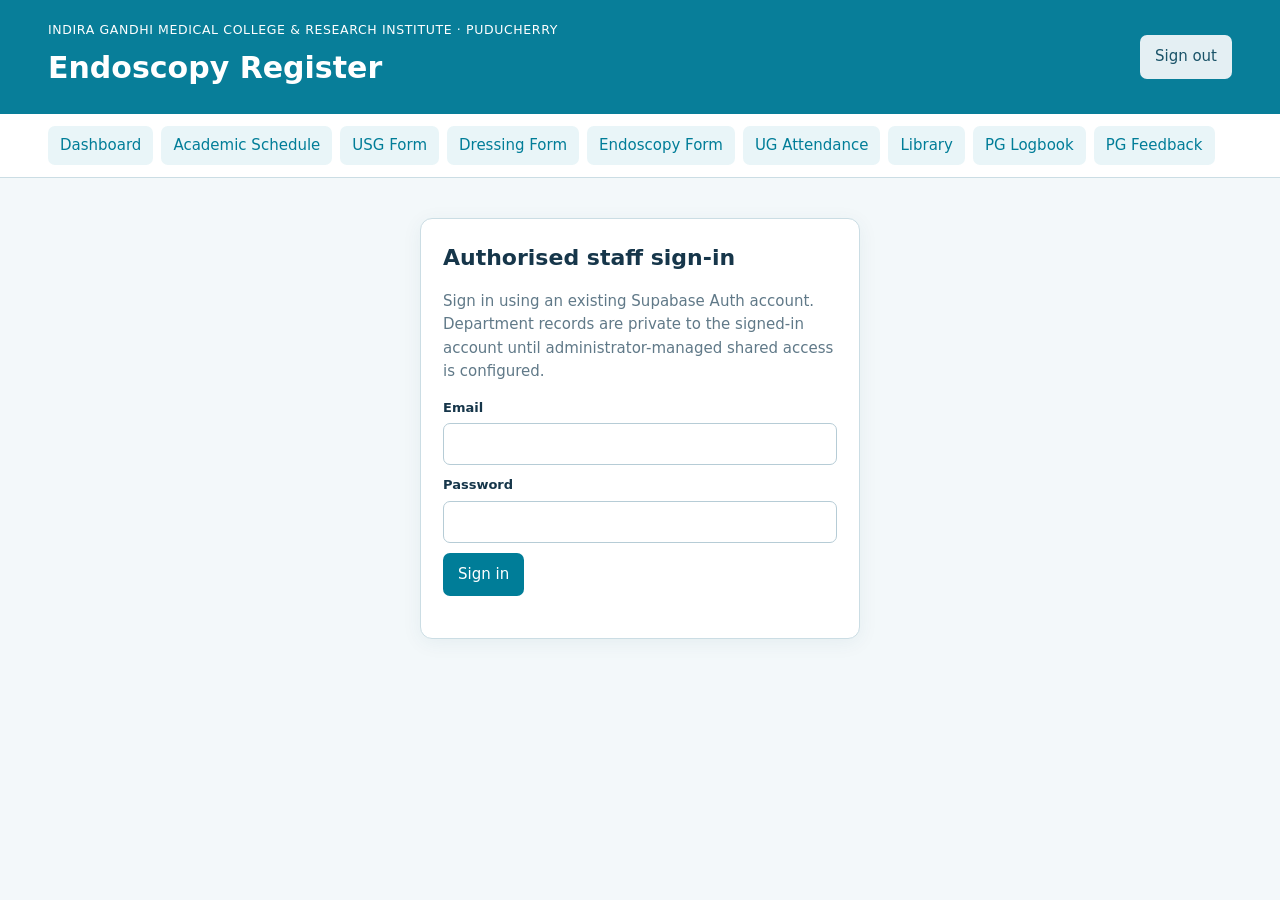
<file: Endoscopy_Register.html>
<!doctype html><html lang="en"><head><meta charset="utf-8"><meta name="viewport" content="width=device-width,initial-scale=1"><title>Endoscopy Register</title><link rel="stylesheet" href="style.css"></head><body><script src="shared.js"></script><script>const TABLE="gs_endoscopy_entries", FIELDS=["entry_date", "entry_time", "patient_name", "age", "sex", "ip_number", "diagnosis", "procedure", "findings", "unit", "faculty_name", "pg_name"];let rows=[],editId=null; shell("Endoscopy Register","<div class=\"panel\"><h2>Separate entry form</h2><form class=\"fields\" id=\"entryForm\"><label>Date<input type=\"date\" name=\"entry_date\" required></label><label>Time<input type=\"time\" name=\"entry_time\"></label><label>Patient name<input type=\"text\" name=\"patient_name\" required></label><label>Age<input type=\"number\" name=\"age\"></label><label>Sex<select name=\"sex\"><option value=\"\">Select</option><option>Male</option><option>Female</option><option>Other</option></select></label><label>IP number<input type=\"text\" name=\"ip_number\"></label><label>Diagnosis<input type=\"text\" name=\"diagnosis\"></label><label>Examination / findings<textarea name=\"examination\"></textarea></label><label>Unit<select name=\"unit\"><option value=\"\">Select</option><option>Unit 1</option><option>Unit 2</option><option>Unit 3</option><option>Unit 4</option><option>Unit 5</option><option>Unit 6</option></select></label><label>Faculty<input type=\"text\" name=\"faculty_name\"></label><label>Postgraduate<input type=\"text\" name=\"pg_name\"></label><div class=\"wide actionbar\"><button type=\"submit\">Save to Supabase</button><button type=\"button\" class=\"secondary\" onclick=\"resetForm()\">Clear</button></div></form><div id=\"notice\" class=\"status\">Sign in to access this register.</div></div><div class=\"panel\"><h2>Saved entries</h2><div class=\"toolbar\"><label>Date <input type=\"date\" id=\"dateFilter\" onchange=\"renderRows()\"></label><label>Search name / IP <input id=\"searchFilter\" oninput=\"renderRows()\" placeholder=\"Search\"></label><button onclick=\"exportRows()\">Download CSV</button><button onclick=\"print()\">Print / Save PDF</button></div><div class=\"scroll\"><table><thead><tr><th>Date</th><th>Time</th><th>Patient name</th><th>Age</th><th>Sex</th><th>IP number</th><th>Diagnosis</th><th>Procedure</th><th>Findings</th><th>Unit</th><th>Faculty</th><th>Postgraduate</th><th class=\"no-print\">Actions</th></tr></thead><tbody id=\"records\"></tbody></table></div></div>");
 function resetForm(){document.getElementById('entryForm').reset();document.querySelector('[name=entry_date]').value=today();editId=null}
 async function loadRows(){try{rows=await request(TABLE,'GET',null,null,'select=*&order=entry_date.desc&limit=1000');renderRows();notice('Connected to Supabase · '+rows.length+' records loaded')}catch(e){notice(e.message,true)}}
 function visibleRows(){const day=document.getElementById('dateFilter').value,q=document.getElementById('searchFilter').value.toLowerCase();return rows.filter(r=>(!day||r.entry_date===day)&&(!q||JSON.stringify(r).toLowerCase().includes(q)))}
 function renderRows(){document.getElementById('records').innerHTML=visibleRows().map(r=>'<tr>'+FIELDS.map(k=>'<td>'+esc(r[k])+'</td>').join('')+'<td class="no-print"><button class="secondary" data-edit="'+r.id+'">Edit</button> <button data-delete="'+r.id+'">Delete</button>'+ (TABLE==='gs_pg_logbook_entries'? ' <button class="secondary" data-pdf="'+r.id+'">Entry PDF</button>':'')+'</td></tr>').join('')||'<tr><td colspan="20" class="empty">No matching entries</td></tr>'}
 document.getElementById('records').addEventListener('click',async e=>{const id=e.target.dataset.edit||e.target.dataset.delete||e.target.dataset.pdf;if(!id)return;const r=rows.find(x=>x.id===id);if(e.target.dataset.pdf){document.getElementById('dateFilter').value=r.entry_date;document.getElementById('searchFilter').value=r.pg_name;renderRows();print();return}if(e.target.dataset.edit){editId=id;FIELDS.forEach(k=>{const x=document.querySelector('[name='+k+']');if(x)x.value=r[k]??''});window.scrollTo(0,0)}else if(confirm('Delete this entry from Supabase?')){try{await request(TABLE,'DELETE',null,id);await loadRows()}catch(err){notice(err.message,true)}}});
 document.getElementById('entryForm').addEventListener('submit',async e=>{e.preventDefault();let obj=Object.fromEntries(new FormData(e.target));if(obj.age)obj.age=Number(obj.age);else delete obj.age;Object.keys(obj).forEach(k=>{if(obj[k]==='')obj[k]=null});try{await request(TABLE,editId?'PATCH':'POST',editId?obj:{...obj,owner_id:session.user.id},editId);resetForm();await loadRows();notice('Saved successfully to Supabase')}catch(err){notice(err.message,true)}});
 function exportRows(){csv([FIELDS,...visibleRows().map(r=>FIELDS.map(k=>r[k]))],TABLE+'_'+today()+'.csv')}
 (async()=>{if(await initialize()){resetForm();await loadRows()}})();</script></body></html>
</file>
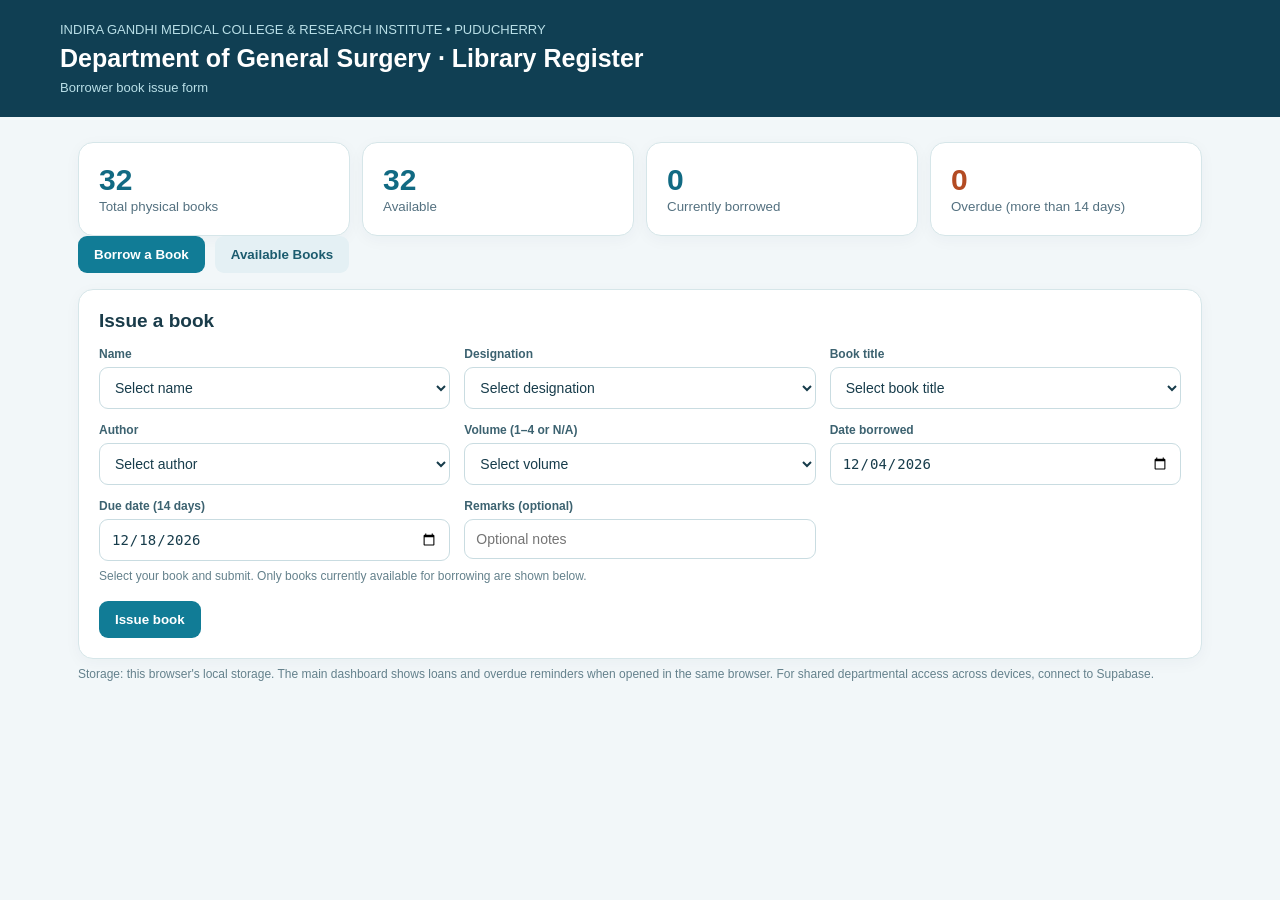
<file: Library_Register.html>
<!doctype html><html lang="en"><head><meta charset="utf-8"><meta name="viewport" content="width=device-width,initial-scale=1"><title>IGMCRI • Surgery Library Register</title><style>
:root{font-family:Inter,"Segoe UI",Arial,sans-serif;color:#193b49;background:#f2f7f9}*{box-sizing:border-box}body{margin:0}header{background:#103f53;color:white;padding:22px max(20px,calc((100vw - 1160px)/2))}header h1{font-size:25px;margin:7px 0}header p{margin:0;color:#b9dfe7;font-size:13px}.wrap{max-width:1160px;margin:25px auto;padding:0 18px}.stats{display:grid;grid-template-columns:repeat(4,1fr);gap:12px}.stat,.panel{background:white;border:1px solid #d6e6e9;border-radius:15px;padding:20px;box-shadow:0 4px 16px #183e4b0a}.stat b{display:block;font-size:30px;color:#116a83}.stat small{color:#547180}.overdue b{color:#b34b23}.panel{margin-top:18px}h2{font-size:19px;margin:0 0 15px}.grid{display:grid;grid-template-columns:repeat(3,minmax(0,1fr));gap:14px}label{display:block;font-size:12px;font-weight:750;color:#3c6270;margin-bottom:6px}input,select{width:100%;border:1px solid #c9dce1;border-radius:9px;padding:11px;background:#fff;color:#173c4b;font-size:14px}input:focus,select:focus{outline:2px solid #71bdcc}button{background:#117c96;border:0;border-radius:9px;padding:11px 16px;color:white;font-weight:750;cursor:pointer}button.secondary{background:#e6f1f5;color:#195369}button.danger{background:#a64a3e}button:disabled{opacity:.5;cursor:not-allowed}.actions{display:flex;flex-wrap:wrap;gap:9px;margin-top:18px;align-items:center}.hint{font-size:12px;color:#64818c;margin:8px 0}.tablewrap{overflow:auto}table{border-collapse:collapse;width:100%;min-width:900px;font-size:13px}th,td{text-align:left;padding:10px;border-bottom:1px solid #e1edef}th{background:#eff7f9;color:#285465}tr.late{background:#fff2e8}.badge{border-radius:6px;padding:4px 7px;font-size:11px;font-weight:800;background:#e0f5f1;color:#11675d}.badge.late{background:#ffe0d0;color:#a44224}.alert{background:#fff2df;color:#855118;padding:12px;border-radius:9px;margin:12px 0}.hidden{display:none!important}@media(max-width:800px){.stats{grid-template-columns:repeat(2,1fr)}.grid{grid-template-columns:1fr}header h1{font-size:21px}}@media print{header,.actions,form,.hint{display:none!important}.panel{box-shadow:none}body{background:white}}
.library-tabs{display:flex;gap:10px;flex-wrap:wrap;margin:0 0 16px}.library-tabs button{background:#e4f0f4;color:#1b5b6e}.library-tabs button.active{background:#117c96;color:white}.library-tab[hidden]{display:none!important}#availableSearch{margin-bottom:12px}.library-tab .panel{margin-top:0}</style></head><body><header><p>INDIRA GANDHI MEDICAL COLLEGE & RESEARCH INSTITUTE • PUDUCHERRY</p><h1>Department of General Surgery · Library Register</h1><p>Borrower book issue form</p></header><main class="wrap"><div class="stats"><div class="stat"><b id="total">0</b><small>Total physical books</small></div><div class="stat"><b id="available">0</b><small>Available</small></div><div class="stat"><b id="borrowed">0</b><small>Currently borrowed</small></div><div class="stat overdue"><b id="overdue">0</b><small>Overdue (more than 14 days)</small></div></div>
<nav class="library-tabs" role="tablist" aria-label="Library sections"><button type="button" class="active" data-tab="issue" onclick="switchLibraryTab('issue')">Borrow a Book</button><button type="button" data-tab="available" onclick="switchLibraryTab('available')">Available Books</button></nav><div id="tab-issue" class="library-tab"><section class="panel"><h2>Issue a book</h2><form id="issueForm"><div class="grid">
<div><label for="borrower">Name</label><select id="borrower" required><option value="">Select name</option></select></div>
<div><label for="designation">Designation</label><select id="designation" required><option value="">Select designation</option><option>Professor</option><option>Associate Professor</option><option>Assistant Professor</option><option>Senior Resident</option><option>Junior Resident</option><option>Postgraduate</option><option>Intern</option><option>UG Student</option><option>Staff</option></select></div>
<div><label for="title">Book title</label><select id="title" required><option value="">Select book title</option></select></div>
<div><label for="author">Author</label><select id="author" required><option value="">Select author</option></select></div>
<div><label for="volume">Volume (1–4 or N/A)</label><select id="volume" required><option value="">Select volume</option><option value="1">1</option><option value="2">2</option><option value="3">3</option><option value="4">4</option><option value="NA">Single volume / N.A.</option></select></div>

<div><label for="issueDate">Date borrowed</label><input type="date" id="issueDate" required></div>
<div><label for="dueDate">Due date (14 days)</label><input type="date" id="dueDate" required></div>
<div><label for="remarks">Remarks (optional)</label><input id="remarks" maxlength="200" placeholder="Optional notes"></div>
</div><p class="hint">Select your book and submit. Only books currently available for borrowing are shown below.</p><div class="actions"><button type="submit">Issue book</button><span id="message" role="status"></span></div></form></section>
</div><div id="tab-available" class="library-tab" hidden><section class="panel"><h2>Available Books</h2><p class="hint">Only copies not currently on loan are listed. Use the search field to find a title, author or volume.</p><input id="availableSearch" placeholder="Search available books by title, author or volume" aria-label="Search available books"><div class="tablewrap"><table><thead><tr><th>Book title</th><th>Author</th><th>Volume</th><th>Edition</th><th>Available copies</th></tr></thead><tbody id="availableRows"></tbody></table></div></section></div>
<p class="hint">Storage: this browser's local storage. The main dashboard shows loans and overdue reminders when opened in the same browser. For shared departmental access across devices, connect to Supabase.</p></main><script>
const CATALOG=[{"id": "B001", "author": "Roshan Lal Gupta", "title": "Recent Advances in Surgery", "volume": "4", "edition": "", "year": "", "quantity": 1}, {"id": "B002", "author": "Roshan Lal Gupta", "title": "Recent Advances in Surgery", "volume": "5", "edition": "", "year": "", "quantity": 1}, {"id": "B003", "author": "Roshan Lal Gupta", "title": "Recent Advances in Surgery", "volume": "7", "edition": "", "year": "", "quantity": 1}, {"id": "B004", "author": "Roshan Lal Gupta", "title": "Recent Advances in Surgery", "volume": "8", "edition": "", "year": "", "quantity": 1}, {"id": "B005", "author": "Roshan Lal Gupta", "title": "Recent Advances in Surgery", "volume": "9", "edition": "", "year": "", "quantity": 1}, {"id": "B006", "author": "Roshan Lal Gupta", "title": "Recent Advances in Surgery", "volume": "13", "edition": "", "year": "", "quantity": 1}, {"id": "B007", "author": "Irving Taylor; Colin Johnson", "title": "Recent Advances in Surgery", "volume": "31", "edition": "", "year": "", "quantity": 1}, {"id": "B008", "author": "Irving Taylor; Colin Johnson", "title": "Recent Advances in Surgery", "volume": "34", "edition": "", "year": "", "quantity": 1}, {"id": "B009", "author": "Irving Taylor; Colin Johnson", "title": "Recent Advances in Surgery", "volume": "36", "edition": "", "year": "", "quantity": 1}, {"id": "B010", "author": "Schwartz", "title": "Principles of Surgery", "volume": "", "edition": "9 (handwritten 8)", "year": "", "quantity": 1}, {"id": "B011", "author": "Sriram Bhat M", "title": "SRB’s Manual of Surgery", "volume": "", "edition": "3", "year": "", "quantity": 1}, {"id": "B012", "author": "C Palanivelu", "title": "Art of Laparoscopic Surgery", "volume": "1", "edition": "", "year": "", "quantity": 1}, {"id": "B013", "author": "C Palanivelu", "title": "Art of Laparoscopic Surgery", "volume": "2", "edition": "", "year": "", "quantity": 1}, {"id": "B014", "author": "Norman S Williams; Christopher JK Bulstrode; P Ronan O’Connell", "title": "Short Practice of Surgery", "volume": "", "edition": "26", "year": "", "quantity": 1}, {"id": "B015", "author": "Not listed", "title": "Fischer’s Mastery of Surgery (South Asian Edition)", "volume": "", "edition": "", "year": "", "quantity": 1}, {"id": "B016", "author": "Not listed", "title": "Fischer’s Mastery of Surgery (South Asian Edition)", "volume": "", "edition": "", "year": "", "quantity": 1}, {"id": "B017", "author": "Roshan Lal Gupta", "title": "Recent Advances in Surgery", "volume": "", "edition": "RP1", "year": "2021", "quantity": 1}, {"id": "B018", "author": "C Palanivelu", "title": "Art of Laparoscopic Surgery Textbook & Atlas", "volume": "1", "edition": "2", "year": "2020", "quantity": 1}, {"id": "B019", "author": "C Palanivelu", "title": "Art of Laparoscopic Surgery Textbook & Atlas", "volume": "2", "edition": "2", "year": "2020", "quantity": 1}, {"id": "B020", "author": "C Palanivelu", "title": "Art of Laparoscopic Surgery Textbook & Atlas", "volume": "3", "edition": "2", "year": "2020", "quantity": 1}, {"id": "B021", "author": "C Palanivelu", "title": "Art of Laparoscopic Surgery Textbook & Atlas", "volume": "4", "edition": "2", "year": "2020", "quantity": 1}, {"id": "B022", "author": "F Charles Brunicardi", "title": "Schwartz’s Principles of Surgery", "volume": "1", "edition": "", "year": "2019", "quantity": 1}, {"id": "B023", "author": "F Charles Brunicardi", "title": "Schwartz’s Principles of Surgery", "volume": "2", "edition": "", "year": "2019", "quantity": 1}, {"id": "B024", "author": "P Ronan O Connell", "title": "Bailey & Love’s Short Practice of Surgery", "volume": "1", "edition": "28", "year": "2023", "quantity": 1}, {"id": "B025", "author": "P Ronan O Connell", "title": "Bailey & Love’s Short Practice of Surgery", "volume": "2", "edition": "28", "year": "2023", "quantity": 1}, {"id": "B026", "author": "Courtney M Townsend", "title": "Sabiston Textbook of Surgery: The Biological Basis of Modern Surgical Practice", "volume": "", "edition": "12", "year": "2022", "quantity": 1}, {"id": "B027", "author": "E Christopher Ellison", "title": "Fischer’s Mastery of Surgery (South Asian Edition)", "volume": "1", "edition": "RP5", "year": "2021", "quantity": 1}, {"id": "B028", "author": "E Christopher Ellison", "title": "Fischer’s Mastery of Surgery (South Asian Edition)", "volume": "2", "edition": "RP5", "year": "2021", "quantity": 1}, {"id": "B029", "author": "Jarnagin", "title": "Blumgart’s Surgery of the Liver, Biliary Tract and Pancreas", "volume": "1", "edition": "", "year": "2023", "quantity": 1}, {"id": "B030", "author": "Jarnagin", "title": "Blumgart’s Surgery of the Liver, Biliary Tract and Pancreas", "volume": "2", "edition": "", "year": "2023", "quantity": 1}, {"id": "B031", "author": "Pradip K Datta; Christopher JK Bulstrode; BV Praveen", "title": "MCQs & EMQs in Surgery", "volume": "", "edition": "", "year": "", "quantity": 1}, {"id": "B032", "author": "Jonathan Fishman; Vivian A Elwell; Rajat Chowdhury", "title": "OSCEs for the MRCS Part B", "volume": "", "edition": "", "year": "", "quantity": 1}];
const LOAN_KEY='igmcri_surgery_library_loans_v1',CAT_KEY='igmcri_surgery_library_catalog_v1',MEMBER_KEY='igmcri_surgery_library_members_v1';
const FACULTY=[
        ['DR.SIMON DAVID DASIAH','Professor & Head'],['DR.ASHLEY SOLOMON','Professor'],['DR.BASAVANANDASWAMY','Professor'],['DR.MIMA MAYCHET SANGMA','Professor'],
        ['DR.RAYGANAPATHY','Associate Professor'],['DR.GANESAN','Associate Professor'],['DR.SRIVENGADESH.G','Associate Professor'],['DR.SELVAKUMARAN','Associate Professor'],['DR.KAPIL BALIGA','Associate Professor'],
        ['DR. JAWAHAR','Assistant Professor'],['DR. VISWANATHAN','Assistant Professor'],['DR. INDRAJIT','Assistant Professor'],['DR. RAMCHANDAR','Assistant Professor'],['DR. GOVARDHANAN','Assistant Professor'],['DR. KEERTHI','Assistant Professor']
    ];
const PG=['Dr. Porshiya. F','Dr. Akshay Kumar. S.P','Dr. Mahaadevan. S','Dr. Thiruvengatasamy','Dr. Lokesh','Dr. Sai Prasanna','Dr. Mohammed Ameen Anjum','Dr. Juliya Rose','Dr. S. Gayathri','Dr. Sai Narendran','Dr. K. Swathika','Dr. Neha Jaju','Dr. Sundara Mugilan','Dr. Harshitha'];
const $=id=>document.getElementById(id);
const today=()=>{let d=new Date();return `${d.getFullYear()}-${String(d.getMonth()+1).padStart(2,'0')}-${String(d.getDate()).padStart(2,'0')}`};
function plusDays(date,days){let d=new Date(date+'T12:00:00');d.setDate(d.getDate()+days);return [d.getFullYear(),String(d.getMonth()+1).padStart(2,'0'),String(d.getDate()).padStart(2,'0')].join('-')}
function safe(v){return String(v??'').replace(/[&<>"']/g,c=>({'&':'&amp;','<':'&lt;','>':'&gt;','"':'&quot;',"'":'&#39;'}[c]))}
function getLoans(){try{return JSON.parse(localStorage.getItem(LOAN_KEY)||'[]')}catch{return []}}
function getCatalog(){try{let c=JSON.parse(localStorage.getItem(CAT_KEY)||'null');return Array.isArray(c)&&c.length?c:CATALOG}catch{return CATALOG}}
function saveLoans(a){localStorage.setItem(LOAN_KEY,JSON.stringify(a));render();try{window.opener?.postMessage({type:'libraryUpdated'},location.origin)}catch{}}
function daysOverdue(r){return r.returnDate?0:Math.max(0,Math.floor((new Date(today()+'T12:00:00')-new Date(r.dueDate+'T12:00:00'))/86400000))}
function getMembers(){try{const a=JSON.parse(localStorage.getItem(MEMBER_KEY)||'[]');return Array.isArray(a)?a:[]}catch{return []}}
function otherOption(select, label){const o=new Option('Other — enter '+label,'__other');select.add(o);}
function handleOther(select,label){if(select.value!=='__other')return;const v=prompt('Enter '+label);if(v&&v.trim()){select.add(new Option(v.trim(),v.trim()),select.options.length-1);select.value=v.trim();}else select.value='';}
function populate(){
 const names=[...new Set([...FACULTY.map(x=>x[0]),...PG,...getMembers().map(x=>typeof x==='string'?x:x.name).filter(Boolean)])].sort();
 $('borrower').innerHTML='<option value="">Select name</option>'+names.map(n=>`<option value="${safe(n)}">${safe(n)}</option>`).join('');
 otherOption($('borrower'),'name');
 const titles=[...new Set(getCatalog().map(x=>x.title))].sort();
 $('title').innerHTML='<option value="">Select book title</option>'+titles.map(t=>`<option value="${safe(t)}">${safe(t)}</option>`).join('');
 otherOption($('title'),'book title');
 for(const id of ['designation','volume'])if(!$(id).querySelector('[value="__other"]'))otherOption($(id),id);
}

function populateAuthors(){const authors=[...new Set(getCatalog().map(x=>x.author))].sort();$('author').innerHTML='<option value="">Select author</option>'+authors.map(a=>`<option value="${safe(a)}">${safe(a)}</option>`).join('');otherOption($('author'),'author')}
$('borrower').addEventListener('change',()=>handleOther($('borrower'),'name'));
$('title').addEventListener('change',()=>{const list=[...new Set(getCatalog().filter(x=>x.title===$('title').value).map(x=>x.author))];$('author').innerHTML='<option value="">Select author</option>'+list.map(a=>`<option value="${safe(a)}">${safe(a)}</option>`).join('');otherOption($('author'),'author');if(list.length===1)$('author').value=list[0];});
['designation','title','author','volume'].forEach(id=>$(id).addEventListener('change',()=>handleOther($(id),id)));
$('issueDate').value=today();$('dueDate').value=plusDays(today(),14);
$('issueDate').addEventListener('change',()=>{$('dueDate').value=plusDays($('issueDate').value,14)});
$('issueForm').addEventListener('submit',e=>{e.preventDefault();const catalog=getCatalog(),loans=getLoans();const title=$('title').value,author=$('author').value,volume=$('volume').value;
if(!title||!author||!volume)return alert('Please select title, author and volume.');
const candidates=catalog.filter(c=>c.title===title&&c.author===author&&(volume==='NA'?(!c.volume||!['1','2','3','4'].includes(String(c.volume))):String(c.volume)===volume));
const free=candidates.find(c=>!loans.some(r=>r.copyId===c.id&&!r.returnDate));
if(!free)return alert('This title, author and volume must first be added to the available book catalogue by the department administrator. No available copy matches the selected title, author and volume. Please choose another volume or book.');
const row={id:globalThis.crypto?.randomUUID?.()||String(Date.now()),name:$('borrower').value,designation:$('designation').value,title:free.title,author:free.author,volume:free.volume,requestedVolume:volume,copyId:free.id,issueDate:$('issueDate').value,dueDate:plusDays($('issueDate').value,14),returnDate:'',remarks:$('remarks').value};
if(!row.name||!row.designation||!row.issueDate)return;loans.push(row);saveLoans(loans);$('message').textContent='Book borrowing recorded successfully';$('title').value='';populateAuthors();$('volume').value='';$('remarks').value='';render()});
function switchLibraryTab(tab){document.querySelectorAll('.library-tab').forEach(el=>el.hidden=el.id!=='tab-'+tab);document.querySelectorAll('[data-tab]').forEach(el=>{el.classList.toggle('active',el.dataset.tab===tab);el.setAttribute('aria-selected',String(el.dataset.tab===tab))});if(tab==='available')renderAvailableBooks();if(tab==='update')renderUpdateEntries()}
function renderAvailableBooks(){const loans=getLoans().filter(r=>!r.returnDate),groups=new Map();for(const c of getCatalog()){if(loans.some(r=>r.copyId===c.id))continue;const k=JSON.stringify([c.title,c.author,c.volume,c.edition]);if(!groups.has(k))groups.set(k,{...c,count:0});groups.get(k).count++}const q=($('availableSearch').value||'').toLowerCase();$('availableRows').innerHTML=[...groups.values()].filter(c=>(c.title+' '+c.author+' '+c.volume).toLowerCase().includes(q)).sort((x,y)=>x.title.localeCompare(y.title)).map(c=>`<tr><td>${safe(c.title)}</td><td>${safe(c.author)}</td><td>${safe(c.volume||'N/A')}</td><td>${safe(c.edition||'—')}</td><td>${c.count}</td></tr>`).join('')||'<tr><td colspan="5">No available books match the search.</td></tr>'}
$('availableSearch').addEventListener('input',renderAvailableBooks);
function render(){
 const catalog=getCatalog();
 const loans=getLoans().filter(r=>!r.returnDate);
 const now=today();
 $('total').textContent=catalog.length;
 $('borrowed').textContent=loans.length;
 $('available').textContent=catalog.filter(c=>!loans.some(r=>r.copyId===c.id)).length;
 $('overdue').textContent=loans.filter(r=>r.dueDate&&r.dueDate<now).length;
 renderAvailableBooks();
}
window.addEventListener('storage',e=>{if([LOAN_KEY,CAT_KEY,MEMBER_KEY].includes(e.key)){const old=$('borrower').value;populate();if([...$('borrower').options].some(x=>x.value===old))$('borrower').value=old;render()}});populate();render();
</script></body></html>
</file>
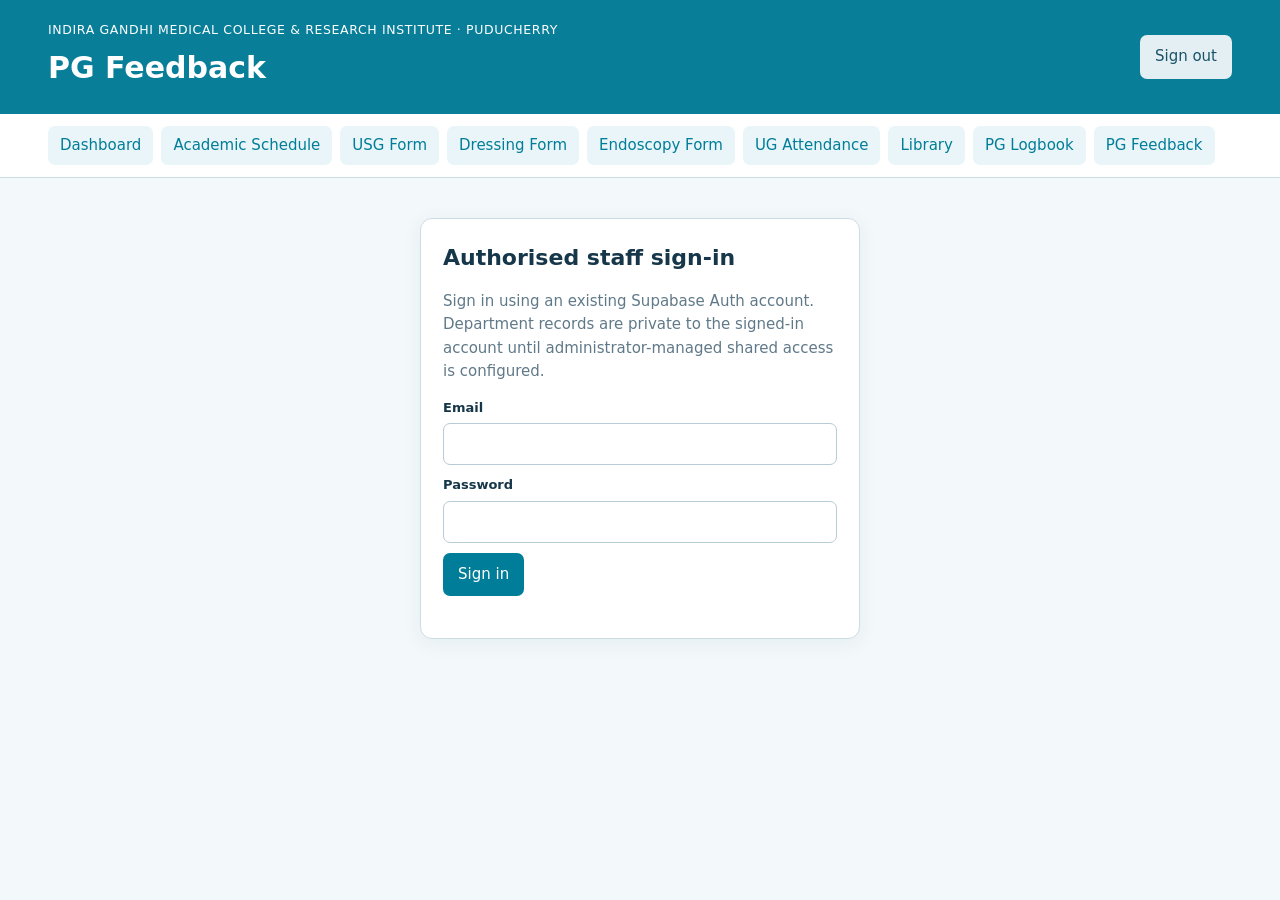
<file: PG_Feedback.html>
<!doctype html><html lang="en"><head><meta charset="utf-8"><meta name="viewport" content="width=device-width,initial-scale=1"><title>PG Feedback</title><link rel="stylesheet" href="style.css"></head><body><script src="shared.js"></script><script>const TABLE="gs_pg_feedback", FIELDS=["entry_date", "pg_name", "batch", "feedback", "faculty_name"];let rows=[],editId=null; shell("PG Feedback","<div class=\"panel\"><h2>Separate entry form</h2><form class=\"fields\" id=\"entryForm\"><label>Date<input type=\"date\" name=\"entry_date\" required></label><label>Postgraduate name<input type=\"text\" name=\"pg_name\" required></label><label>Batch<input type=\"text\" name=\"batch\"></label><label>Feedback<textarea name=\"feedback\" required></textarea></label><label>Faculty<input type=\"text\" name=\"faculty_name\"></label><div class=\"wide actionbar\"><button type=\"submit\">Save to Supabase</button><button type=\"button\" class=\"secondary\" onclick=\"resetForm()\">Clear</button></div></form><div id=\"notice\" class=\"status\">Sign in to access this register.</div></div><div class=\"panel\"><h2>Saved entries</h2><div class=\"toolbar\"><label>Date <input type=\"date\" id=\"dateFilter\" onchange=\"renderRows()\"></label><label>Search name / IP <input id=\"searchFilter\" oninput=\"renderRows()\" placeholder=\"Search\"></label><button onclick=\"exportRows()\">Download CSV</button><button onclick=\"print()\">Print / Save PDF</button></div><div class=\"scroll\"><table><thead><tr><th>Date</th><th>Postgraduate name</th><th>Batch</th><th>Feedback</th><th>Faculty</th><th class=\"no-print\">Actions</th></tr></thead><tbody id=\"records\"></tbody></table></div></div>");
 function resetForm(){document.getElementById('entryForm').reset();document.querySelector('[name=entry_date]').value=today();editId=null}
 async function loadRows(){try{rows=await request(TABLE,'GET',null,null,'select=*&order=entry_date.desc&limit=1000');renderRows();notice('Connected to Supabase · '+rows.length+' records loaded')}catch(e){notice(e.message,true)}}
 function visibleRows(){const day=document.getElementById('dateFilter').value,q=document.getElementById('searchFilter').value.toLowerCase();return rows.filter(r=>(!day||r.entry_date===day)&&(!q||JSON.stringify(r).toLowerCase().includes(q)))}
 function renderRows(){document.getElementById('records').innerHTML=visibleRows().map(r=>'<tr>'+FIELDS.map(k=>'<td>'+esc(r[k])+'</td>').join('')+'<td class="no-print"><button class="secondary" data-edit="'+r.id+'">Edit</button> <button data-delete="'+r.id+'">Delete</button>'+ (TABLE==='gs_pg_logbook_entries'? ' <button class="secondary" data-pdf="'+r.id+'">Entry PDF</button>':'')+'</td></tr>').join('')||'<tr><td colspan="20" class="empty">No matching entries</td></tr>'}
 document.getElementById('records').addEventListener('click',async e=>{const id=e.target.dataset.edit||e.target.dataset.delete||e.target.dataset.pdf;if(!id)return;const r=rows.find(x=>x.id===id);if(e.target.dataset.pdf){document.getElementById('dateFilter').value=r.entry_date;document.getElementById('searchFilter').value=r.pg_name;renderRows();print();return}if(e.target.dataset.edit){editId=id;FIELDS.forEach(k=>{const x=document.querySelector('[name='+k+']');if(x)x.value=r[k]??''});window.scrollTo(0,0)}else if(confirm('Delete this entry from Supabase?')){try{await request(TABLE,'DELETE',null,id);await loadRows()}catch(err){notice(err.message,true)}}});
 document.getElementById('entryForm').addEventListener('submit',async e=>{e.preventDefault();let obj=Object.fromEntries(new FormData(e.target));if(obj.age)obj.age=Number(obj.age);else delete obj.age;Object.keys(obj).forEach(k=>{if(obj[k]==='')obj[k]=null});try{await request(TABLE,editId?'PATCH':'POST',editId?obj:{...obj,owner_id:session.user.id},editId);resetForm();await loadRows();notice('Saved successfully to Supabase')}catch(err){notice(err.message,true)}});
 function exportRows(){csv([FIELDS,...visibleRows().map(r=>FIELDS.map(k=>r[k]))],TABLE+'_'+today()+'.csv')}
 (async()=>{if(await initialize()){resetForm();await loadRows()}})();</script></body></html>
</file>
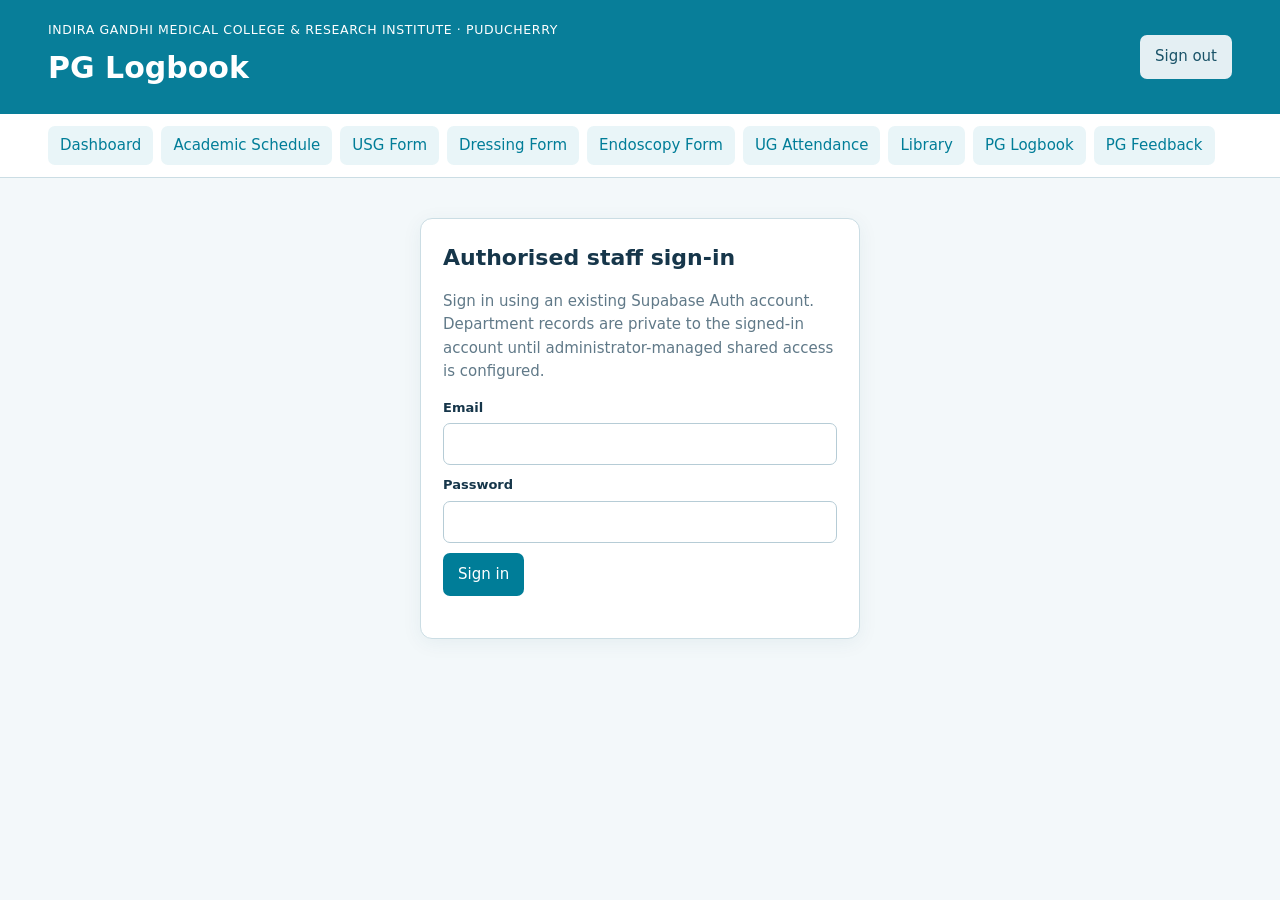
<file: PG_Logbook.html>
<!doctype html><html lang="en"><head><meta charset="utf-8"><meta name="viewport" content="width=device-width,initial-scale=1"><title>PG Logbook</title><link rel="stylesheet" href="style.css"></head><body><script src="shared.js"></script><script>const TABLE="gs_pg_logbook_entries", FIELDS=["entry_date", "pg_name", "batch", "activity_type", "procedure_name", "diagnosis", "faculty_name", "unit", "participation", "remarks"];let rows=[],editId=null; shell("PG Logbook","<div class=\"panel\"><h2>Separate entry form</h2><form class=\"fields\" id=\"entryForm\"><label>Date<input type=\"date\" name=\"entry_date\" required></label><label>Postgraduate name<input type=\"text\" name=\"pg_name\" required></label><label>Batch<input type=\"text\" name=\"batch\"></label><label>Activity type<select name=\"activity_type\"><option value=\"\">Select</option><option>Major OT</option><option>Minor OT</option><option>OPD</option><option>Ward</option><option>Emergency</option><option>Endoscopy</option><option>USG</option><option>Dressing</option><option>Academic</option><option>Research</option><option>Other</option></select></label><label>Case / procedure<textarea name=\"procedure_name\" required></textarea></label><label>Diagnosis<input type=\"text\" name=\"diagnosis\"></label><label>Supervising faculty<input type=\"text\" name=\"faculty_name\"></label><label>Unit<select name=\"unit\"><option value=\"\">Select</option><option>Unit 1</option><option>Unit 2</option><option>Unit 3</option><option>Unit 4</option><option>Unit 5</option><option>Unit 6</option></select></label><label>Participation<select name=\"participation\"><option value=\"\">Select</option><option>Observed</option><option>Assisted</option><option>Performed under supervision</option><option>Performed independently</option><option>Attended</option><option>Presented</option></select></label><label>Remarks<textarea name=\"remarks\"></textarea></label><div class=\"wide actionbar\"><button type=\"submit\">Save to Supabase</button><button type=\"button\" class=\"secondary\" onclick=\"resetForm()\">Clear</button></div></form><div id=\"notice\" class=\"status\">Sign in to access this register.</div></div><div class=\"panel\"><h2>Saved entries</h2><div class=\"toolbar\"><label>Date <input type=\"date\" id=\"dateFilter\" onchange=\"renderRows()\"></label><label>Search name / IP <input id=\"searchFilter\" oninput=\"renderRows()\" placeholder=\"Search\"></label><button onclick=\"exportRows()\">Download CSV</button><button onclick=\"print()\">Print / Save PDF</button></div><div class=\"scroll\"><table><thead><tr><th>Date</th><th>Postgraduate name</th><th>Batch</th><th>Activity type</th><th>Case / procedure</th><th>Diagnosis</th><th>Supervising faculty</th><th>Unit</th><th>Participation</th><th>Remarks</th><th class=\"no-print\">Actions</th></tr></thead><tbody id=\"records\"></tbody></table></div></div>");
 function resetForm(){document.getElementById('entryForm').reset();document.querySelector('[name=entry_date]').value=today();editId=null}
 async function loadRows(){try{rows=await request(TABLE,'GET',null,null,'select=*&order=entry_date.desc&limit=1000');renderRows();notice('Connected to Supabase · '+rows.length+' records loaded')}catch(e){notice(e.message,true)}}
 function visibleRows(){const day=document.getElementById('dateFilter').value,q=document.getElementById('searchFilter').value.toLowerCase();return rows.filter(r=>(!day||r.entry_date===day)&&(!q||JSON.stringify(r).toLowerCase().includes(q)))}
 function renderRows(){document.getElementById('records').innerHTML=visibleRows().map(r=>'<tr>'+FIELDS.map(k=>'<td>'+esc(r[k])+'</td>').join('')+'<td class="no-print"><button class="secondary" data-edit="'+r.id+'">Edit</button> <button data-delete="'+r.id+'">Delete</button>'+ (TABLE==='gs_pg_logbook_entries'? ' <button class="secondary" data-pdf="'+r.id+'">Entry PDF</button>':'')+'</td></tr>').join('')||'<tr><td colspan="20" class="empty">No matching entries</td></tr>'}
 document.getElementById('records').addEventListener('click',async e=>{const id=e.target.dataset.edit||e.target.dataset.delete||e.target.dataset.pdf;if(!id)return;const r=rows.find(x=>x.id===id);if(e.target.dataset.pdf){document.getElementById('dateFilter').value=r.entry_date;document.getElementById('searchFilter').value=r.pg_name;renderRows();print();return}if(e.target.dataset.edit){editId=id;FIELDS.forEach(k=>{const x=document.querySelector('[name='+k+']');if(x)x.value=r[k]??''});window.scrollTo(0,0)}else if(confirm('Delete this entry from Supabase?')){try{await request(TABLE,'DELETE',null,id);await loadRows()}catch(err){notice(err.message,true)}}});
 document.getElementById('entryForm').addEventListener('submit',async e=>{e.preventDefault();let obj=Object.fromEntries(new FormData(e.target));if(obj.age)obj.age=Number(obj.age);else delete obj.age;Object.keys(obj).forEach(k=>{if(obj[k]==='')obj[k]=null});try{await request(TABLE,editId?'PATCH':'POST',editId?obj:{...obj,owner_id:session.user.id},editId);resetForm();await loadRows();notice('Saved successfully to Supabase')}catch(err){notice(err.message,true)}});
 function exportRows(){csv([FIELDS,...visibleRows().map(r=>FIELDS.map(k=>r[k]))],TABLE+'_'+today()+'.csv')}
 (async()=>{if(await initialize()){resetForm();await loadRows()}})();</script></body></html>
</file>
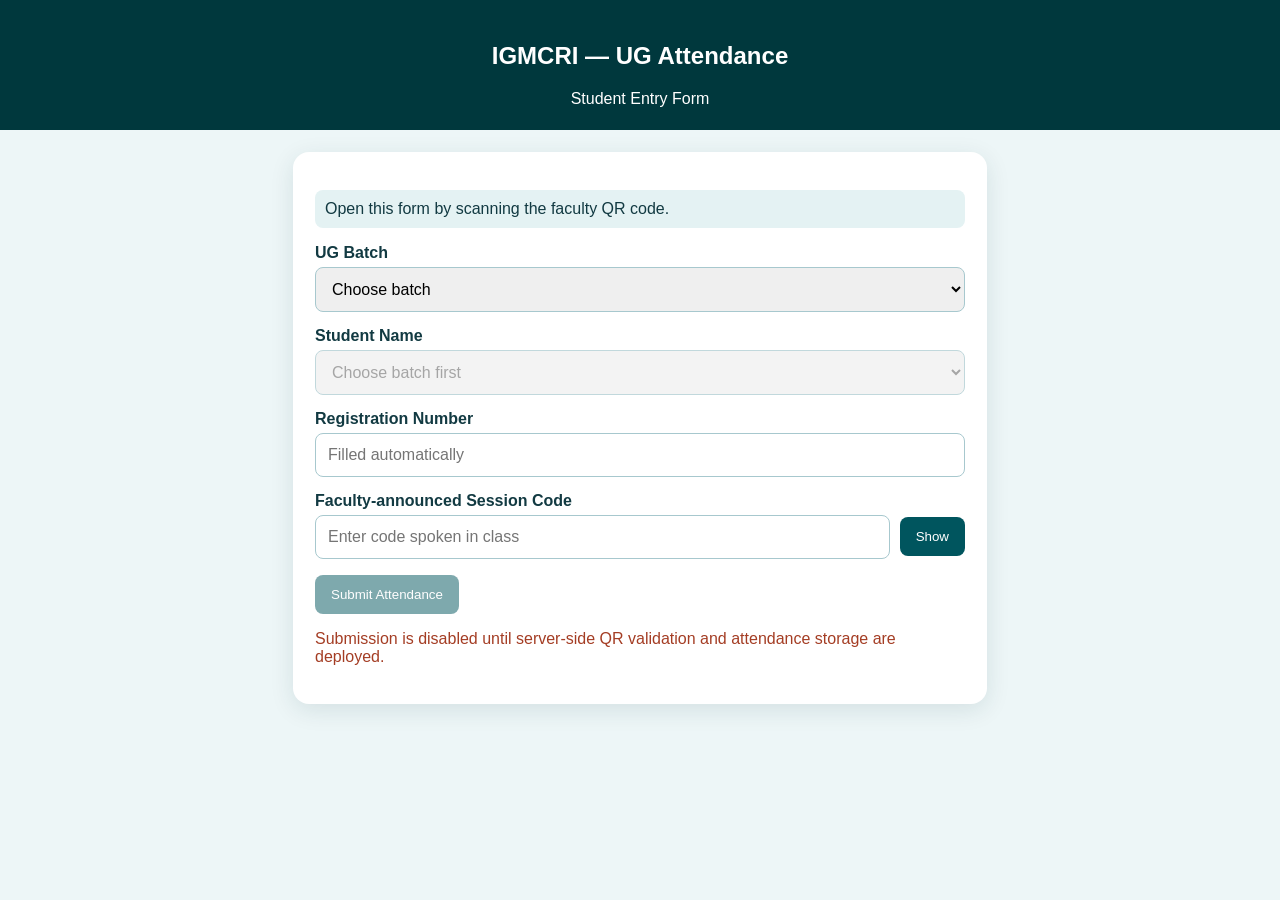
<file: UG_Attendance_Student.html>
<!doctype html><html><head><meta charset="utf-8"><meta name="viewport" content="width=device-width,initial-scale=1"><title>IGMCRI Student Attendance</title><style>body{margin:0;background:#edf6f7;color:#123a42;font:16px Arial}header{background:#00383d;color:#fff;padding:22px;text-align:center}main{max-width:650px;margin:22px auto;padding:22px;background:#fff;border-radius:16px;box-shadow:0 6px 25px #00383d1c}label{display:block;font-weight:700;margin:15px 0 5px}input,select{width:100%;box-sizing:border-box;padding:12px;border:1px solid #a7c8ce;border-radius:8px;font-size:16px}button{background:#00555e;color:white;border:0;padding:12px 16px;border-radius:8px;cursor:pointer}button:disabled{opacity:.5}small{color:#56727a}.row{display:flex;gap:10px;align-items:center}.row input{flex:1}.row button{white-space:nowrap}#qr{text-align:center;margin:18px}#qr canvas{max-width:100%;height:auto}#status{padding:10px;background:#e4f2f3;border-radius:8px}.warn{color:#a43d24}</style></head><body><header><h2>IGMCRI — UG Attendance</h2>Student Entry Form</header><main><p id="status"></p><label>UG Batch</label><select id="batch"><option value="">Choose batch</option><option>2022</option><option>2023</option></select><label>Student Name</label><select id="name" disabled><option>Choose batch first</option></select><label>Registration Number</label><input id="reg" readonly placeholder="Filled automatically"><label>Faculty-announced Session Code</label><div class="row"><input id="code" type="password" placeholder="Enter code spoken in class"><button id="toggle" type="button">Show</button></div><p><button id="submit" disabled>Submit Attendance</button></p><p class="warn" id="note">Submission is disabled until server-side QR validation and attendance storage are deployed.</p></main><script>
const data={"2022": [{"reg": "22770601", "name": "A Mahathy"}, {"reg": "22770602", "name": "Aarthi V"}, {"reg": "22770603", "name": "Abhinaya N"}, {"reg": "22770604", "name": "Abinaya M"}, {"reg": "22770605", "name": "Abinayashree R"}, {"reg": "22770606", "name": "Abishek M"}, {"reg": "22770607", "name": "Adeeba Mariyam"}, {"reg": "22770608", "name": "Adhikesavan V"}, {"reg": "22770609", "name": "Adhirai I"}, {"reg": "22770610", "name": "Aditi Chandrasekaran"}, {"reg": "22770611", "name": "Aditya Poral"}, {"reg": "22770612", "name": "Ajay Ramkumar P"}, {"reg": "22770613", "name": "Ajith Koumar R"}, {"reg": "22770614", "name": "Akshaya Sre S"}, {"reg": "22770615", "name": "Akshya V"}, {"reg": "22770616", "name": "Ankit"}, {"reg": "22770617", "name": "Anudharenee M"}, {"reg": "22770618", "name": "Aqsa Mirza"}, {"reg": "22770619", "name": "Arivanban S"}, {"reg": "22770620", "name": "Arundhathy C"}, {"reg": "22770621", "name": "Arushi Sinha"}, {"reg": "22770622", "name": "Athishree S"}, {"reg": "22770623", "name": "Avala Madhusri"}, {"reg": "22770624", "name": "Ayisha Farvin Abdul Malik"}, {"reg": "22770625", "name": "Ayushi Jain"}, {"reg": "22770626", "name": "Barathi Priya S"}, {"reg": "22770627", "name": "Benifer M"}, {"reg": "22770628", "name": "Bhavesh Maderna"}, {"reg": "22770629", "name": "Bhuvaneshvar M"}, {"reg": "22770630", "name": "Bhuvaneshwaran R"}, {"reg": "22770631", "name": "Boojasri R V"}, {"reg": "22770632", "name": "Chetan Kaliravana"}, {"reg": "22770633", "name": "Cindhujaa T"}, {"reg": "22770634", "name": "D Prathisha"}, {"reg": "22770635", "name": "Dhaaranie S"}, {"reg": "22770636", "name": "Dhanvarshini R"}, {"reg": "22770637", "name": "Dharankumar M"}, {"reg": "22770638", "name": "Dharshini K"}, {"reg": "22770639", "name": "Dhivya"}, {"reg": "22770640", "name": "Divya Sri R"}, {"reg": "22770641", "name": "Divyadharshni B"}, {"reg": "22770642", "name": "Divyansh Yadav"}, {"reg": "22770643", "name": "Divyavarshini R"}, {"reg": "22770644", "name": "Faijanullah"}, {"reg": "22770645", "name": "Fazeen A"}, {"reg": "22770646", "name": "Ganesh J"}, {"reg": "22770647", "name": "Gayathri R"}, {"reg": "22770648", "name": "Girish Velraj @  Parimal Raj R"}, {"reg": "22770649", "name": "Gokulakannan G"}, {"reg": "22770650", "name": "Gomala D"}, {"reg": "22770651", "name": "Gopinath S"}, {"reg": "22770652", "name": "Gurrala Vinod Kumar"}, {"reg": "22770653", "name": "Hari K"}, {"reg": "22770654", "name": "Harini V"}, {"reg": "22770655", "name": "Harismita A"}, {"reg": "22770656", "name": "Harsh Bhatia"}, {"reg": "22770657", "name": "Hema Preethi N"}, {"reg": "22770658", "name": "Hemachandiran V"}, {"reg": "22770659", "name": "Hemalatha M"}, {"reg": "22770660", "name": "Jaganathan R"}, {"reg": "22770661", "name": "Jyothika K"}, {"reg": "22770662", "name": "Kaaviyaanjali N"}, {"reg": "22770663", "name": "Kalla Preetham Kumar"}, {"reg": "22770664", "name": "Kamalivathani"}, {"reg": "22770665", "name": "Kanimozhi V"}, {"reg": "22770666", "name": "Karen Bernaard Chetty"}, {"reg": "22770667", "name": "Karthik Raj Yuvaraj"}, {"reg": "22770668", "name": "Karthika M"}, {"reg": "22770669", "name": "Kartiyayini"}, {"reg": "22770670", "name": "Kavimugilan S"}, {"reg": "22770671", "name": "Kaviya B"}, {"reg": "22770672", "name": "Kaviya S"}, {"reg": "22770673", "name": "Khushi Chauhan"}, {"reg": "22770674", "name": "Kiruthika M"}, {"reg": "22770675", "name": "Kohul Rajan S"}, {"reg": "22770676", "name": "Kona Jhansi Veera Venkata Lakshmi Durga"}, {"reg": "22770677", "name": "Konkey Sri Vinesh"}, {"reg": "22770678", "name": "Kothai K"}, {"reg": "22770679", "name": "Krishnapriya K"}, {"reg": "22770680", "name": "Kritika Omar"}, {"reg": "22770681", "name": "Kuzhali"}, {"reg": "22770682", "name": "Lalithkumar M"}, {"reg": "22770683", "name": "Lavanya Sri D"}, {"reg": "22770684", "name": "Logadharrshni Partibane"}, {"reg": "22770685", "name": "M Kanishka"}, {"reg": "22770686", "name": "Manepalli Veera Bhadra Krishna Teja"}, {"reg": "22770687", "name": "Manibalan D"}, {"reg": "22770688", "name": "Manoj C"}, {"reg": "22770689", "name": "Mansi Parihar"}, {"reg": "22770690", "name": "Meghaa M"}, {"reg": "22770691", "name": "Mohamed Ameencan M"}, {"reg": "22770692", "name": "Mohammed Ajmal S"}, {"reg": "22770693", "name": "Mohit Seth"}, {"reg": "22770694", "name": "Mohiuddin"}, {"reg": "22770695", "name": "Monisha K"}, {"reg": "22770696", "name": "Monishwar K"}, {"reg": "22770697", "name": "Mukhesh S"}, {"reg": "22770698", "name": "Narmatha M"}, {"reg": "22770699", "name": "Navin R"}, {"reg": "22770700", "name": "Niranjana P"}, {"reg": "22770701", "name": "Nishanth N"}, {"reg": "22770702", "name": "Nitin Kumar Meena"}, {"reg": "22770703", "name": "Nivedhitha M"}, {"reg": "22770704", "name": "Parkavi R"}, {"reg": "22770705", "name": "Piyush Sharma"}, {"reg": "22770706", "name": "Polimari Sri Lavanya"}, {"reg": "22770707", "name": "Prachi Priya"}, {"reg": "22770708", "name": "Pritha Singh"}, {"reg": "22770709", "name": "Prithika M P"}, {"reg": "22770710", "name": "Priyanga J"}, {"reg": "22770711", "name": "Priyanga R"}, {"reg": "22770712", "name": "Priyanka Yadav"}, {"reg": "22770713", "name": "Priyanshu"}, {"reg": "22770714", "name": "Pushkara N"}, {"reg": "22770715", "name": "Radhika Aggarwal"}, {"reg": "22770716", "name": "Ragaswetha B"}, {"reg": "22770717", "name": "Ragavan T"}, {"reg": "22770718", "name": "Rakshitha K N"}, {"reg": "22770719", "name": "Ramkumar S"}, {"reg": "22770720", "name": "Ravuri Paul Snehith"}, {"reg": "22770721", "name": "Rekadi Naga Anjali"}, {"reg": "22770722", "name": "Renuka Sharma S"}, {"reg": "22770723", "name": "Reshma T"}, {"reg": "22770724", "name": "Rishal Akthar A"}, {"reg": "22770725", "name": "Rithik Sandron L M R"}, {"reg": "22770726", "name": "Ruthra M"}, {"reg": "22770727", "name": "S Sushmitha"}, {"reg": "22770728", "name": "Sadra Saseendran"}, {"reg": "22770729", "name": "Sangeetha K"}, {"reg": "22770730", "name": "Sanjana Saira Giju"}, {"reg": "22770731", "name": "Sanjeev  S"}, {"reg": "22770732", "name": "Sanjeev Ravichandran"}, {"reg": "22770733", "name": "Santhosh Sivan N"}, {"reg": "22770734", "name": "Saradhambal P"}, {"reg": "22770735", "name": "Shalu Priya"}, {"reg": "22770736", "name": "Shanmuga Priyan R"}, {"reg": "22770737", "name": "Sharmila R A"}, {"reg": "22770738", "name": "Shivani Shakya"}, {"reg": "22770739", "name": "Shravanthishaa S"}, {"reg": "22770740", "name": "Sindhu G"}, {"reg": "22770741", "name": "Sourabh Khyalia"}, {"reg": "22770742", "name": "Sourabh Yadav"}, {"reg": "22770743", "name": "Sravanti M"}, {"reg": "22770744", "name": "Sree Vathsun S"}, {"reg": "22770745", "name": "Sri Meenakshi T"}, {"reg": "22770746", "name": "Sri Ramvignesh T"}, {"reg": "22770747", "name": "Sri Yogalakshmi R"}, {"reg": "22770748", "name": "Sridharshini S"}, {"reg": "22770749", "name": "Srihariharan L"}, {"reg": "22770750", "name": "Srinidhi Elodie Radjou"}, {"reg": "22770751", "name": "Sriram R"}, {"reg": "22770752", "name": "Subhasri R"}, {"reg": "22770753", "name": "Subiksaa M"}, {"reg": "22770754", "name": "Sudharshan R"}, {"reg": "22770755", "name": "Sudharshan S"}, {"reg": "22770756", "name": "Sujitha M"}, {"reg": "22770757", "name": "Sundarapalli Durga Sree Vidya"}, {"reg": "22770758", "name": "Sushmitha R"}, {"reg": "22770759", "name": "Suvetha Sumaalini B"}, {"reg": "22770760", "name": "Suyashri G P"}, {"reg": "22770761", "name": "Swadhi T"}, {"reg": "22770762", "name": "Swathy Meena S G"}, {"reg": "22770763", "name": "Thamarai Selvan J"}, {"reg": "22770764", "name": "Thamizhamudan S"}, {"reg": "22770765", "name": "Tharanishwar V"}, {"reg": "22770766", "name": "Thirumurugan S"}, {"reg": "22770767", "name": "Vadagana Pavani Lakshmi Ashritha"}, {"reg": "22770768", "name": "Vanmarai Selvi S"}, {"reg": "22770769", "name": "Vengadanaadhan S"}, {"reg": "22770770", "name": "Vengataramanan Tirou"}, {"reg": "22770771", "name": "Vibarani C"}, {"reg": "22770772", "name": "Vidhya K"}, {"reg": "22770773", "name": "Vijayashanthini S"}, {"reg": "22770774", "name": "Vinayak Shankar Mishra"}, {"reg": "22770775", "name": "Vishnupriya V"}, {"reg": "22770776", "name": "Vishwesh R"}, {"reg": "22770777", "name": "Vivek Maurya"}, {"reg": "22770778", "name": "Yeshwanthini M"}, {"reg": "22770779", "name": "Yukesh S"}, {"reg": "22770780", "name": "Zenna Fathima"}, {"reg": "21770620", "name": "Deepak.M"}, {"reg": "21770606", "name": "Akash"}, {"reg": "21770632", "name": "Ekas Rahul"}, {"reg": "21770703", "name": "Prangyan Nanda Naik"}, {"reg": "21770717", "name": "Ravindra Chaudhanu"}, {"reg": "21770737", "name": "Shanmugapriyane. S"}], "2023": [{"reg": "23770801", "name": "Nilavan A"}, {"reg": "23770802", "name": "Aakash M"}, {"reg": "23770803", "name": "Abhisek D"}, {"reg": "23770804", "name": "Abinaya R"}, {"reg": "23770805", "name": "Adithyan M"}, {"reg": "23770806", "name": "Akash S"}, {"reg": "23770807", "name": "Aman Shrey"}, {"reg": "23770808", "name": "AmudhaGeedhan M"}, {"reg": "23770809", "name": "Anaaya"}, {"reg": "23770810", "name": "Anjali kirad"}, {"reg": "23770811", "name": "Anmol Sharma"}, {"reg": "23770812", "name": "Arivukodi S"}, {"reg": "23770813", "name": "Arush gupta"}, {"reg": "23770814", "name": "Asiya Sajeer"}, {"reg": "23770815", "name": "Aswin E"}, {"reg": "23770816", "name": "Atheethi G"}, {"reg": "23770817", "name": "Ayush kumar"}, {"reg": "23770818", "name": "Carol Jimmy"}, {"reg": "23770819", "name": "Deepak S"}, {"reg": "23770820", "name": "Deepavarshini  S"}, {"reg": "23770821", "name": "Delin David"}, {"reg": "23770822", "name": "Denish Kumar"}, {"reg": "23770823", "name": "Devraj Kumar"}, {"reg": "23770824", "name": "Dharane AL"}, {"reg": "23770825", "name": "Dharani M"}, {"reg": "23770826", "name": "Dheetchanyaa K"}, {"reg": "23770827", "name": "Dhinesh kumar s"}, {"reg": "23770828", "name": "Dhivya A"}, {"reg": "23770829", "name": "Dhroov Chikara"}, {"reg": "23770830", "name": "Dikshaya S"}, {"reg": "23770832", "name": "Donisha M"}, {"reg": "23770833", "name": "Yuvashri E"}, {"reg": "23770834", "name": "Esha Gopika E"}, {"reg": "23770835", "name": "Eugene Sebastian"}, {"reg": "23770836", "name": "Ganja Lavanya"}, {"reg": "23770837", "name": "Gidla jonny"}, {"reg": "23770838", "name": "Gopikasree  S"}, {"reg": "23770839", "name": "Gugan G"}, {"reg": "23770840", "name": "Gugan M"}, {"reg": "23770841", "name": "Harepriya V"}, {"reg": "23770842", "name": "Harikrishna R"}, {"reg": "23770843", "name": "Harini S"}, {"reg": "23770845", "name": "Hariram G B"}, {"reg": "23770846", "name": "Harish Ragavendar L"}, {"reg": "23770847", "name": "Harish V"}, {"reg": "23770848", "name": "HariVignesh S"}, {"reg": "23770849", "name": "Hemachandhar M"}, {"reg": "23770850", "name": "Hisham abdul latheef pekkadan"}, {"reg": "23770851", "name": "Harish Jayakumar J"}, {"reg": "23770852", "name": "Jayasri"}, {"reg": "23770853", "name": "Jayavel P"}, {"reg": "23770855", "name": "Jenna Mariam Joji"}, {"reg": "23770856", "name": "Jivika L"}, {"reg": "23770857", "name": "Amrutha Nandanan K"}, {"reg": "23770858", "name": "Sri Hari Narayan K"}, {"reg": "23770859", "name": "Kabila Barathi Selvakumar"}, {"reg": "23770860", "name": "Naveen Prakash K"}, {"reg": "23770861", "name": "Kanishka bansal"}, {"reg": "23770863", "name": "Karthikeyan T"}, {"reg": "23770864", "name": "Karthikeyan Y"}, {"reg": "23770865", "name": "Kathirvel K"}, {"reg": "23770866", "name": "Kaviya Dharshini K"}, {"reg": "23770867", "name": "Keerthana"}, {"reg": "23770868", "name": "Kiruthiga R"}, {"reg": "23770869", "name": "Kona jaya satya Lakshmi"}, {"reg": "23770870", "name": "Korukonda Vinaya kumari"}, {"reg": "23770871", "name": "Krishnakumar R"}, {"reg": "23770872", "name": "Krishnendu S Nambiar"}, {"reg": "23770873", "name": "Lakshana B"}, {"reg": "23770874", "name": "Lakshmisree M V"}, {"reg": "23770875", "name": "Lekhram Meena"}, {"reg": "23770876", "name": "Lewis calingarayar R"}, {"reg": "23770877", "name": "Madhumitha M"}, {"reg": "23770878", "name": "Mahalakshmi D"}, {"reg": "23770879", "name": "Malarvizhi A.K"}, {"reg": "23770880", "name": "Marudhavanan N"}, {"reg": "23770881", "name": "Md zohaib Ahmad"}, {"reg": "23770882", "name": "Meena P"}, {"reg": "23770883", "name": "Meenal Beniwal"}, {"reg": "23770884", "name": "Mithun D"}, {"reg": "23770885", "name": "Mithun Sharan P"}, {"reg": "23770886", "name": "Mohammed Faham V T"}, {"reg": "23770887", "name": "Mohanapriya V"}, {"reg": "23770888", "name": "Mrinali Akshita I"}, {"reg": "23770889", "name": "Mugesh"}, {"reg": "23770890", "name": "Muhammadh Dhahirhusain"}, {"reg": "23770891", "name": "Muhammed Bilal"}, {"reg": "23770892", "name": "Narmadha G"}, {"reg": "23770893", "name": "Nasreen Rafeec"}, {"reg": "23770894", "name": "Neduenchezhiyan S"}, {"reg": "23770895", "name": "Neena Roshini S"}, {"reg": "23770896", "name": "Neeraj nain"}, {"reg": "23770897", "name": "Nija P"}, {"reg": "23770898", "name": "Nikita M"}, {"reg": "23770899", "name": "Nisha Goyal"}, {"reg": "23770900", "name": "Nivetha Devi B"}, {"reg": "23770901", "name": "Nyara J Manly"}, {"reg": "23770902", "name": "Padhmajaa M"}, {"reg": "23770903", "name": "Pantadi Deva harini"}, {"reg": "23770904", "name": "Mahimanvitha P"}, {"reg": "23770905", "name": "Piyush Deoraj"}, {"reg": "23770906", "name": "Piyush Mishra"}, {"reg": "23770907", "name": "Pooja L"}, {"reg": "23770908", "name": "Pooja S"}, {"reg": "23770909", "name": "Pooja Sasidharan"}, {"reg": "23770910", "name": "Poovanban M"}, {"reg": "23770911", "name": "Potrivelan P"}, {"reg": "23770912", "name": "Pradeepa P"}, {"reg": "23770913", "name": "Pradheep Kumar"}, {"reg": "23770914", "name": "Pramika G"}, {"reg": "23770915", "name": "Pratyush Anand"}, {"reg": "23770916", "name": "Preethika M"}, {"reg": "23770917", "name": "Pritiveraadj PJ"}, {"reg": "23770918", "name": "Priyadarshini M"}, {"reg": "23770919", "name": "Priyadharshini M"}, {"reg": "23770920", "name": "Priyashree P"}, {"reg": "23770921", "name": "Purnimasri V"}, {"reg": "23770922", "name": "Puviyarasu Z"}, {"reg": "23770923", "name": "Kirubha R"}, {"reg": "23770924", "name": "Ragavi M"}, {"reg": "23770925", "name": "Rajakumar J"}, {"reg": "23770926", "name": "Ram Viswanath Senthil"}, {"reg": "23770927", "name": "Rathish E S"}, {"reg": "23770928", "name": "Rhishi  soundirarajan sivagami"}, {"reg": "23770929", "name": "Rithigha R"}, {"reg": "23770930", "name": "Rohit Allbi G S"}, {"reg": "23770932", "name": "Rotta Gunasekhar"}, {"reg": "23770933", "name": "Sanfrey"}, {"reg": "23770934", "name": "Saarangan G"}, {"reg": "23770935", "name": "Sailesh chinna L"}, {"reg": "23770936", "name": "Sajitha B"}, {"reg": "23770937", "name": "Sameera S"}, {"reg": "23770938", "name": "Sanjai S"}, {"reg": "23770939", "name": "Sanjana Manoj"}, {"reg": "23770940", "name": "Sanjeeiv S"}, {"reg": "23770941", "name": "Santhosh kumar"}, {"reg": "23770942", "name": "Seestha K P"}, {"reg": "23770943", "name": "Shakthi S"}, {"reg": "23770944", "name": "Shandeep S"}, {"reg": "23770945", "name": "Shanmathi S"}, {"reg": "23770946", "name": "Sharmiya C"}, {"reg": "23770947", "name": "Shivam"}, {"reg": "23770948", "name": "Shivang kushwaha"}, {"reg": "23770949", "name": "Shivani S M"}, {"reg": "23770950", "name": "Sindhuja R"}, {"reg": "23770951", "name": "Sivasankari S"}, {"reg": "23770952", "name": "Sivashankar"}, {"reg": "23770953", "name": "Soniya"}, {"reg": "23770954", "name": "Sriram M"}, {"reg": "23770955", "name": "Srisiddarth S"}, {"reg": "23770956", "name": "Srivarsan J"}, {"reg": "23770957", "name": "J.S.Subiksha"}, {"reg": "23770958", "name": "Sudarshan JV"}, {"reg": "23770959", "name": "Sudikksha Rhashmi S"}, {"reg": "23770960", "name": "Sujaychandra Reddy Yalla"}, {"reg": "23770961", "name": "Sushama Ghosh I"}, {"reg": "23770962", "name": "Swetha  S"}, {"reg": "23770963", "name": "Swetha T"}, {"reg": "23770964", "name": "Dayaneshwar Serane T"}, {"reg": "23770965", "name": "Tharuna S"}, {"reg": "23770966", "name": "Themozhi Yazhini A"}, {"reg": "23770967", "name": "Thirumurugan S"}, {"reg": "23770968", "name": "Tholkkappiyan K"}, {"reg": "23770969", "name": "Vaishnovi R C"}, {"reg": "23770970", "name": "Valentina J"}, {"reg": "23770971", "name": "Vanistree S"}, {"reg": "23770972", "name": "Velvizhi V"}, {"reg": "23770973", "name": "Vidushi Taksali"}, {"reg": "23770974", "name": "Vignesh D"}, {"reg": "23770975", "name": "Vijayaganapathy V"}, {"reg": "24770976", "name": "Vijaycharan V"}, {"reg": "23770977", "name": "Vishwa S"}, {"reg": "23770978", "name": "Vithiya Saagar"}, {"reg": "23770979", "name": "Yashika Verma"}, {"reg": "22770666", "name": "Karen Bernard Chetty"}, {"reg": "22770725", "name": "Rithik Sandron L M R"}, {"reg": "22770780", "name": "Zenna Fathima"}, {"reg": "21770670", "name": "Krishnasri"}, {"reg": "20770776", "name": "Vishnuvaradhan"}, {"reg": "20770693", "name": "Kruthickvasan"}]};const $=id=>document.getElementById(id),p=new URLSearchParams(location.search);
$('status').textContent=p.get('session')?'Session: '+p.get('session'):'Open this form by scanning the faculty QR code.';
$('batch').onchange=()=>{$('name').replaceChildren(new Option('Choose student',''));for(const s of data[$('batch').value]||[])$('name').add(new Option(s.name+' — '+s.reg,s.reg));$('name').disabled=!$('batch').value;$('reg').value=''};
$('name').onchange=()=>$('reg').value=$('name').value;
$('toggle').onclick=()=>{let show=$('code').type==='password';$('code').type=show?'text':'password';$('toggle').textContent=show?'Hide':'Show'};
</script></body></html>
</file>
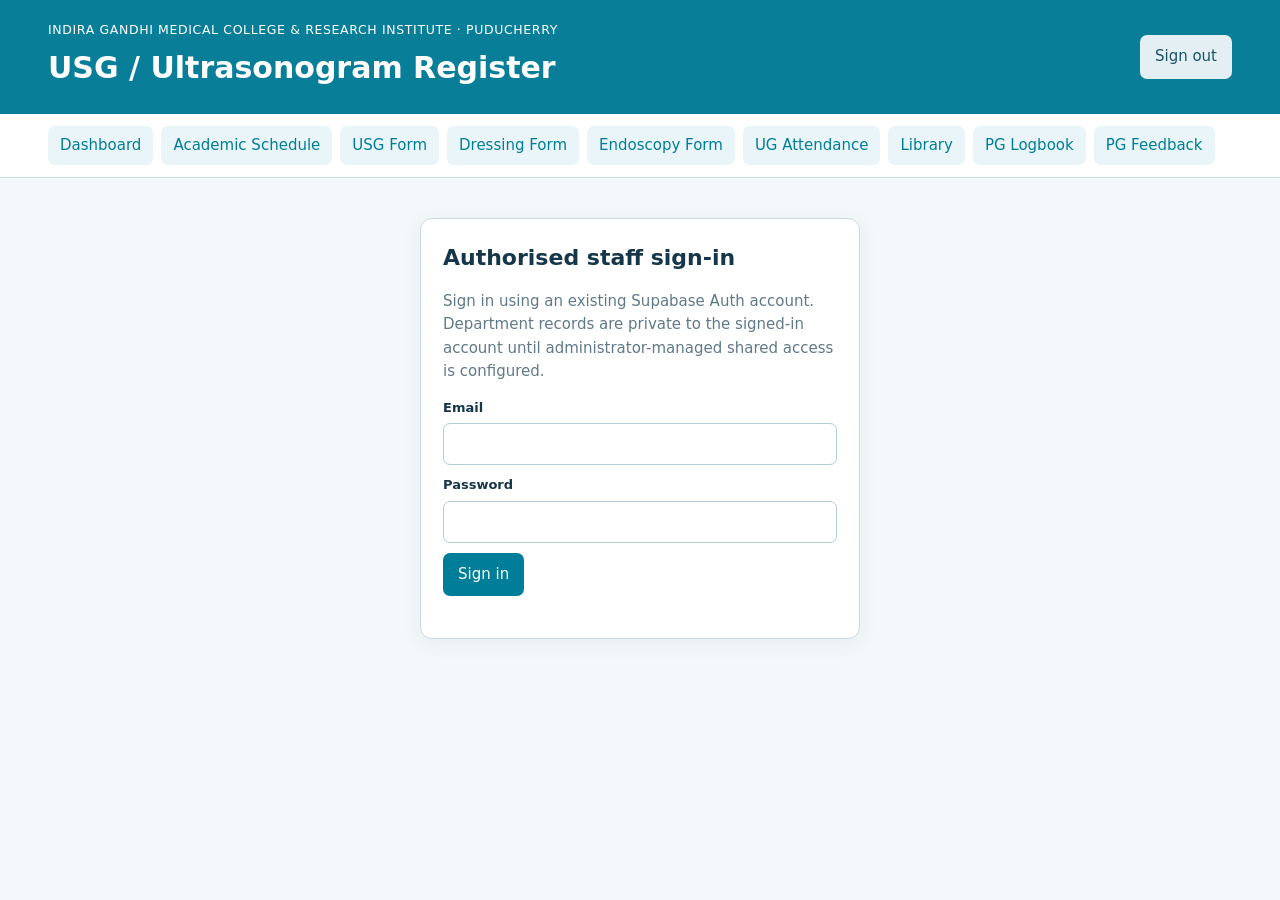
<file: USG_Register.html>
<!doctype html><html lang="en"><head><meta charset="utf-8"><meta name="viewport" content="width=device-width,initial-scale=1"><title>USG / Ultrasonogram Register</title><link rel="stylesheet" href="style.css"></head><body><script src="shared.js"></script><script>const TABLE="gs_usg_entries", FIELDS=["entry_date", "entry_time", "patient_name", "age", "sex", "ip_number", "diagnosis", "examination", "unit", "faculty_name", "pg_name"];let rows=[],editId=null; shell("USG / Ultrasonogram Register","<div class=\"panel\"><h2>Separate entry form</h2><form class=\"fields\" id=\"entryForm\"><label>Date<input type=\"date\" name=\"entry_date\" required></label><label>Time<input type=\"time\" name=\"entry_time\"></label><label>Patient name<input type=\"text\" name=\"patient_name\" required></label><label>Age<input type=\"number\" name=\"age\"></label><label>Sex<select name=\"sex\"><option value=\"\">Select</option><option>Male</option><option>Female</option><option>Other</option></select></label><label>IP number<input type=\"text\" name=\"ip_number\"></label><label>Diagnosis<input type=\"text\" name=\"diagnosis\"></label><label>Examination / findings<textarea name=\"examination\"></textarea></label><label>Unit<select name=\"unit\"><option value=\"\">Select</option><option>Unit 1</option><option>Unit 2</option><option>Unit 3</option><option>Unit 4</option><option>Unit 5</option><option>Unit 6</option></select></label><label>Faculty<input type=\"text\" name=\"faculty_name\"></label><label>Postgraduate<input type=\"text\" name=\"pg_name\"></label><div class=\"wide actionbar\"><button type=\"submit\">Save to Supabase</button><button type=\"button\" class=\"secondary\" onclick=\"resetForm()\">Clear</button></div></form><div id=\"notice\" class=\"status\">Sign in to access this register.</div></div><div class=\"panel\"><h2>Saved entries</h2><div class=\"toolbar\"><label>Date <input type=\"date\" id=\"dateFilter\" onchange=\"renderRows()\"></label><label>Search name / IP <input id=\"searchFilter\" oninput=\"renderRows()\" placeholder=\"Search\"></label><button onclick=\"exportRows()\">Download CSV</button><button onclick=\"print()\">Print / Save PDF</button></div><div class=\"scroll\"><table><thead><tr><th>Date</th><th>Time</th><th>Patient name</th><th>Age</th><th>Sex</th><th>IP number</th><th>Diagnosis</th><th>Examination / findings</th><th>Unit</th><th>Faculty</th><th>Postgraduate</th><th class=\"no-print\">Actions</th></tr></thead><tbody id=\"records\"></tbody></table></div></div>");
 function resetForm(){document.getElementById('entryForm').reset();document.querySelector('[name=entry_date]').value=today();editId=null}
 async function loadRows(){try{rows=await request(TABLE,'GET',null,null,'select=*&order=entry_date.desc&limit=1000');renderRows();notice('Connected to Supabase · '+rows.length+' records loaded')}catch(e){notice(e.message,true)}}
 function visibleRows(){const day=document.getElementById('dateFilter').value,q=document.getElementById('searchFilter').value.toLowerCase();return rows.filter(r=>(!day||r.entry_date===day)&&(!q||JSON.stringify(r).toLowerCase().includes(q)))}
 function renderRows(){document.getElementById('records').innerHTML=visibleRows().map(r=>'<tr>'+FIELDS.map(k=>'<td>'+esc(r[k])+'</td>').join('')+'<td class="no-print"><button class="secondary" data-edit="'+r.id+'">Edit</button> <button data-delete="'+r.id+'">Delete</button>'+ (TABLE==='gs_pg_logbook_entries'? ' <button class="secondary" data-pdf="'+r.id+'">Entry PDF</button>':'')+'</td></tr>').join('')||'<tr><td colspan="20" class="empty">No matching entries</td></tr>'}
 document.getElementById('records').addEventListener('click',async e=>{const id=e.target.dataset.edit||e.target.dataset.delete||e.target.dataset.pdf;if(!id)return;const r=rows.find(x=>x.id===id);if(e.target.dataset.pdf){document.getElementById('dateFilter').value=r.entry_date;document.getElementById('searchFilter').value=r.pg_name;renderRows();print();return}if(e.target.dataset.edit){editId=id;FIELDS.forEach(k=>{const x=document.querySelector('[name='+k+']');if(x)x.value=r[k]??''});window.scrollTo(0,0)}else if(confirm('Delete this entry from Supabase?')){try{await request(TABLE,'DELETE',null,id);await loadRows()}catch(err){notice(err.message,true)}}});
 document.getElementById('entryForm').addEventListener('submit',async e=>{e.preventDefault();let obj=Object.fromEntries(new FormData(e.target));if(obj.age)obj.age=Number(obj.age);else delete obj.age;Object.keys(obj).forEach(k=>{if(obj[k]==='')obj[k]=null});try{await request(TABLE,editId?'PATCH':'POST',editId?obj:{...obj,owner_id:session.user.id},editId);resetForm();await loadRows();notice('Saved successfully to Supabase')}catch(err){notice(err.message,true)}});
 function exportRows(){csv([FIELDS,...visibleRows().map(r=>FIELDS.map(k=>r[k]))],TABLE+'_'+today()+'.csv')}
 (async()=>{if(await initialize()){resetForm();await loadRows()}})();</script></body></html>
</file>
<file: style.css>
:root{--ink:#16364a;--muted:#607988;--cyan:#007d98;--bg:#f3f8fa;--border:#cbdde4}
*{box-sizing:border-box}body{margin:0;background:var(--bg);color:var(--ink);font:15px/1.55 system-ui,-apple-system,"Segoe UI",sans-serif}
header{background:#087e99;color:white;padding:18px clamp(16px,4vw,48px);display:flex;align-items:center;justify-content:space-between;gap:16px;flex-wrap:wrap}
header h1{font-size:clamp(22px,3vw,30px);margin:4px 0}header small{letter-spacing:.05em}
.topnav{display:flex;flex-wrap:wrap;gap:8px;background:white;padding:12px clamp(16px,4vw,48px);border-bottom:1px solid var(--border)}
.topnav a{color:var(--cyan);padding:8px 12px;border-radius:7px;text-decoration:none;background:#e9f5f8}
main{max-width:1200px;margin:24px auto;padding:0 16px}.panel{background:white;border:1px solid var(--border);border-radius:12px;padding:22px;margin-bottom:20px;box-shadow:0 4px 20px #0b4d6310}
h2{margin:0 0 14px;font-size:22px}h3{margin:18px 0 10px}.muted{color:var(--muted)}.hide{display:none!important}
.fields{display:grid;grid-template-columns:repeat(auto-fit,minmax(220px,1fr));gap:14px}.wide{grid-column:1/-1}
label{display:flex;flex-direction:column;gap:5px;font-weight:600;font-size:13px}
input,select,textarea{width:100%;padding:10px 12px;font:inherit;color:var(--ink);border:1px solid #b6ccd6;border-radius:7px;background:white}
textarea{min-height:84px;resize:vertical}button{background:var(--cyan);color:white;border:0;border-radius:7px;padding:10px 15px;font:inherit;cursor:pointer}
button.secondary{background:#e4eff3;color:#1a5368}button:hover{filter:brightness(.95)}
.toolbar,.actionbar{display:flex;flex-wrap:wrap;gap:10px;align-items:end;margin:12px 0}
.toolbar label{min-width:140px;flex:1}.scroll{overflow-x:auto}table{border-collapse:collapse;width:100%;min-width:680px;font-size:13px}
th,td{padding:10px 9px;border-bottom:1px solid #dbe8ed;text-align:left;vertical-align:top}th{background:#e9f4f7;white-space:nowrap}
.status{padding:10px 0;color:#1d7282}.status.error{color:#b52929}.auth{max-width:440px;margin:40px auto}.auth label{margin:10px 0}
@media(max-width:600px){.panel{padding:14px}header{padding:15px}main{margin:14px auto}.toolbar{align-items:stretch}.toolbar label{min-width:100%}}
@media print{header,.topnav,button,.no-print,.toolbar{display:none!important}body{background:white}.panel{box-shadow:none;border:0;padding:0}main{max-width:none;margin:0}table{font-size:10px}}
</file>
